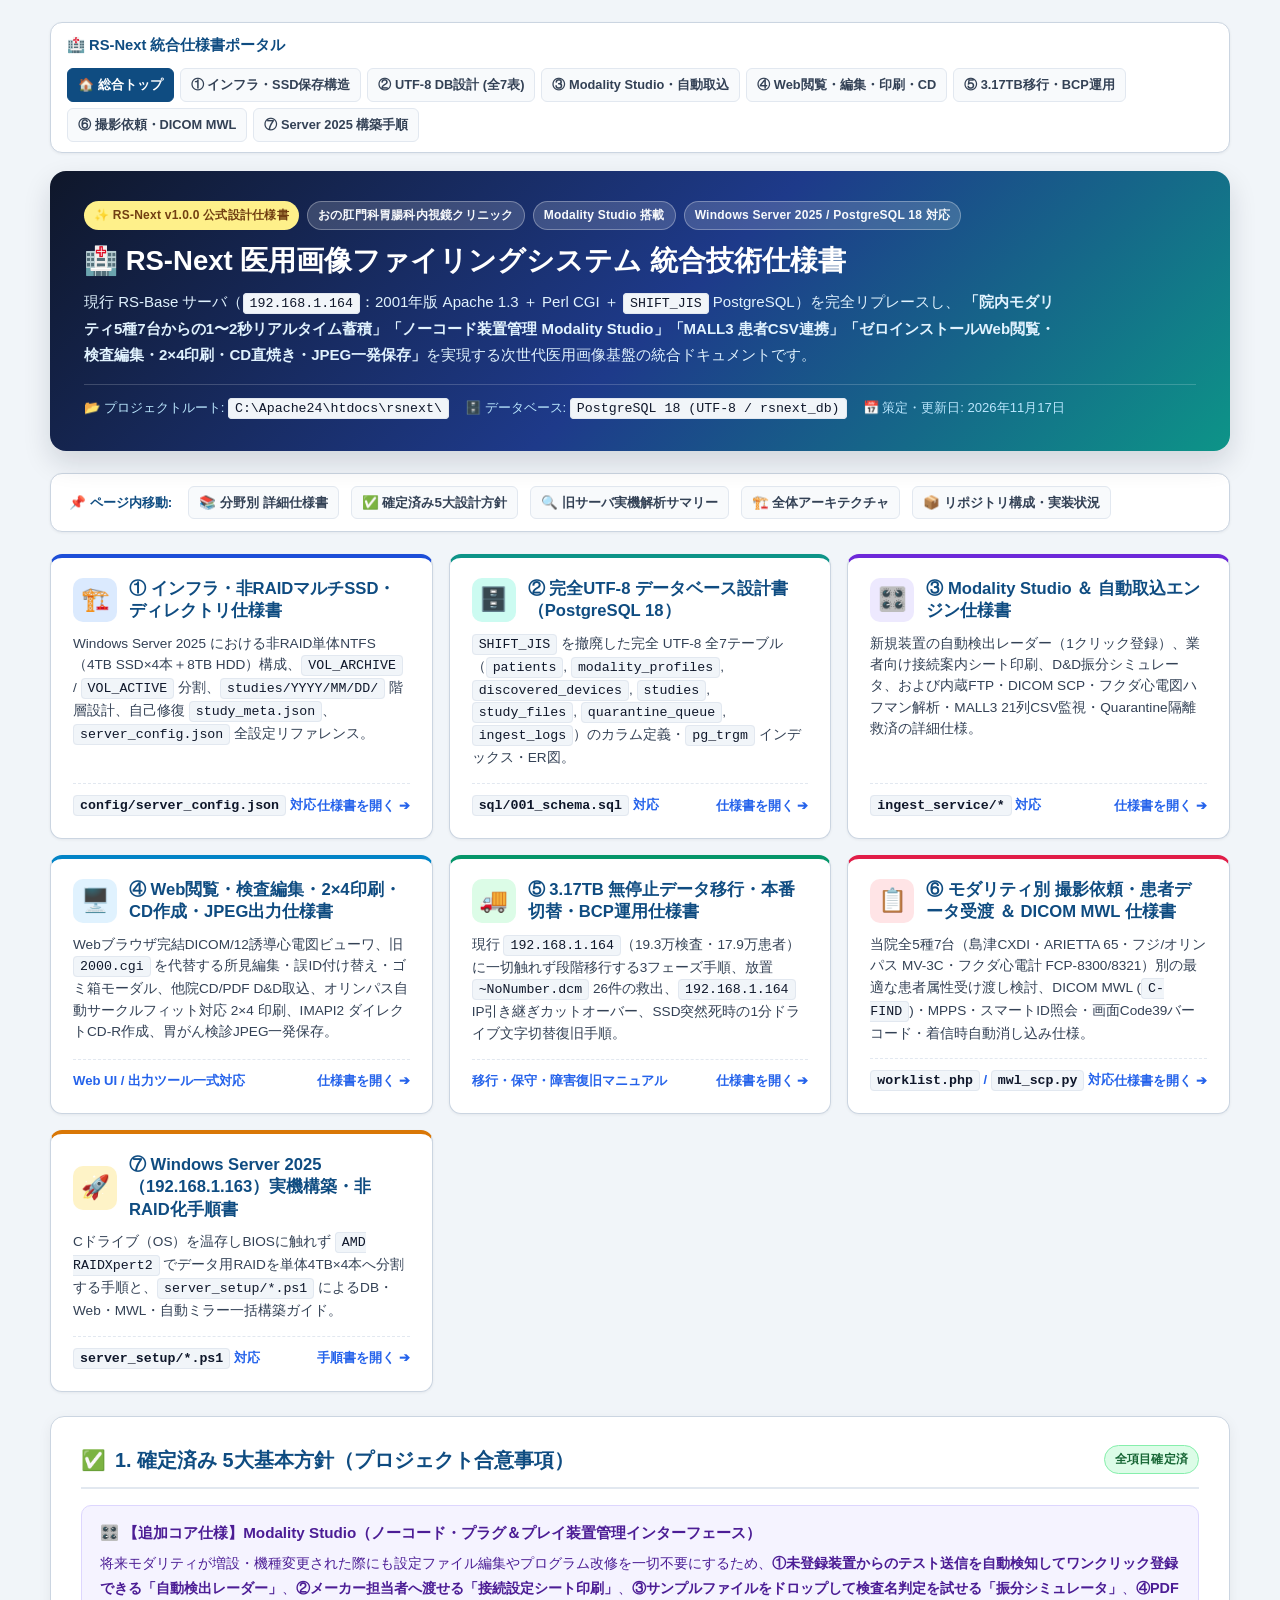
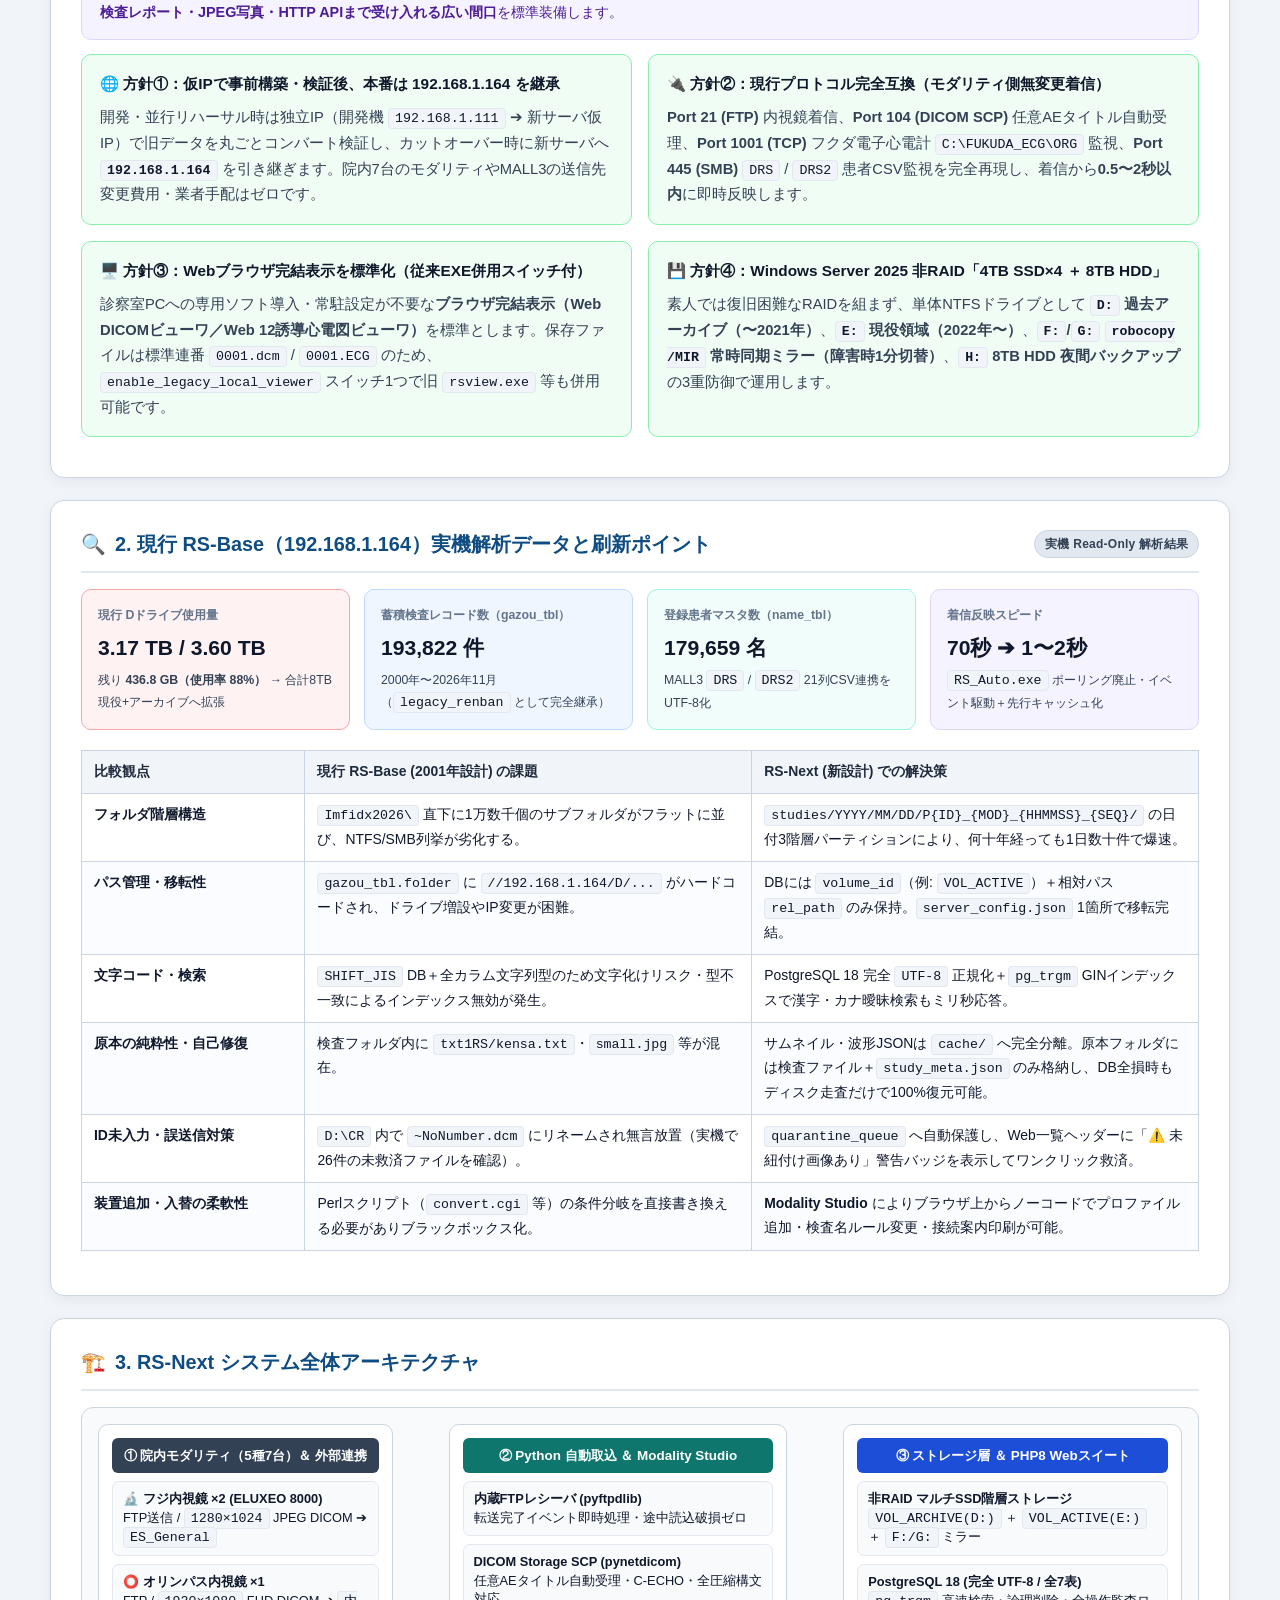
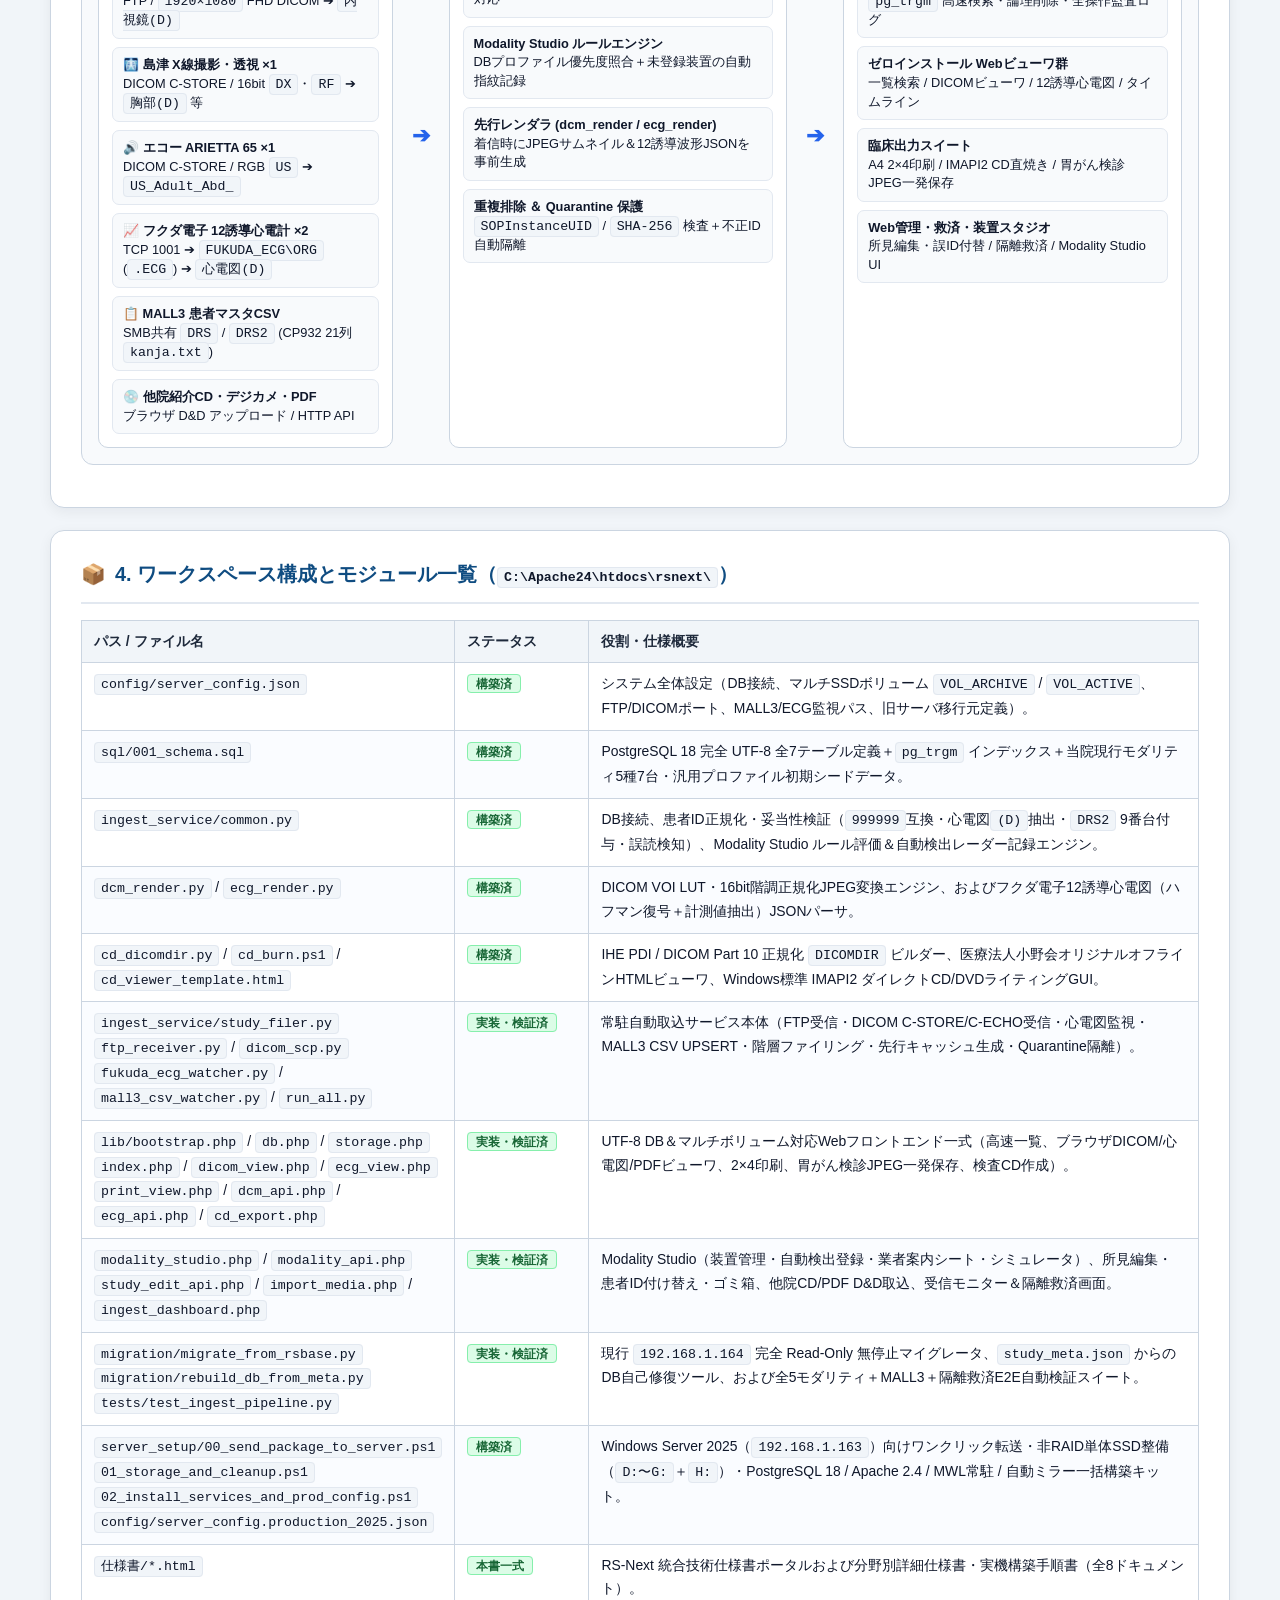
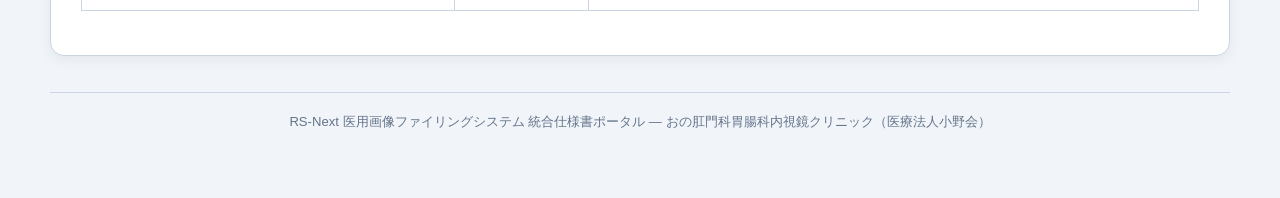
<file: 仕様書/index.html>
<!DOCTYPE html>
<html lang="ja">
<head>
    <meta charset="UTF-8">
    <meta name="viewport" content="width=device-width, initial-scale=1.0">
    <title>RS-Next 医用画像ファイリングシステム 統合仕様書ポータル</title>
    <link rel="stylesheet" href="spec_common.css">
</head>
<body>
<div class="container">

    <!-- 共通グローバルナビゲーション -->
    <nav class="top-nav">
        <a href="index.html" class="top-nav-brand">🏥 RS-Next 統合仕様書ポータル</a>
        <div class="top-nav-links">
            <a href="index.html" class="active">🏠 総合トップ</a>
            <a href="architecture_storage_spec.html">① インフラ・SSD保存構造</a>
            <a href="db_schema_spec.html">② UTF-8 DB設計 (全7表)</a>
            <a href="modality_studio_ingest_spec.html">③ Modality Studio・自動取込</a>
            <a href="web_viewer_output_spec.html">④ Web閲覧・編集・印刷・CD</a>
            <a href="migration_operation_spec.html">⑤ 3.17TB移行・BCP運用</a>
            <a href="mwl_order_spec.html">⑥ 撮影依頼・DICOM MWL</a>
            <a href="server_setup_guide.html">⑦ Server 2025 構築手順</a>
        </div>
    </nav>

    <!-- ヒーローヘッダー -->
    <header class="hero">
        <div class="hero-badges">
            <span class="badge badge-gold">✨ RS-Next v1.0.0 公式設計仕様書</span>
            <span class="badge badge-glass">おの肛門科胃腸科内視鏡クリニック</span>
            <span class="badge badge-glass">Modality Studio 搭載</span>
            <span class="badge badge-glass">Windows Server 2025 / PostgreSQL 18 対応</span>
        </div>
        <h1>🏥 RS-Next 医用画像ファイリングシステム 統合技術仕様書</h1>
        <p>
            現行 RS-Base サーバ（<code>192.168.1.164</code>：2001年版 Apache 1.3 ＋ Perl CGI ＋ <code>SHIFT_JIS</code> PostgreSQL）を完全リプレースし、
            <strong>「院内モダリティ5種7台からの1〜2秒リアルタイム蓄積」「ノーコード装置管理 Modality Studio」「MALL3 患者CSV連携」「ゼロインストールWeb閲覧・検査編集・2×4印刷・CD直焼き・JPEG一発保存」</strong>を実現する次世代医用画像基盤の統合ドキュメントです。
        </p>
        <div class="hero-meta">
            <span>📂 プロジェクトルート: <code>C:\Apache24\htdocs\rsnext\</code></span>
            <span>🗄️ データベース: <code>PostgreSQL 18 (UTF-8 / rsnext_db)</code></span>
            <span>📅 策定・更新日: 2026年11月17日</span>
        </div>
    </header>

    <!-- ページ内目次 -->
    <div class="toc-bar">
        <strong>📌 ページ内移動:</strong>
        <a href="#sec-portal">📚 分野別 詳細仕様書</a>
        <a href="#sec-decisions">✅ 確定済み5大設計方針</a>
        <a href="#sec-legacy">🔍 旧サーバ実機解析サマリー</a>
        <a href="#sec-arch">🏗️ 全体アーキテクチャ</a>
        <a href="#sec-repo">📦 リポジトリ構成・実装状況</a>
    </div>

    <!-- 分野別 詳細仕様書ポータルカード -->
    <section id="sec-portal">
        <div class="portal-grid">
            <a href="architecture_storage_spec.html" class="portal-card" style="border-top: 4px solid #1d4ed8;">
                <div>
                    <div class="portal-card-head">
                        <div class="portal-card-icon" style="background:#dbeafe;">🏗️</div>
                        <div class="portal-card-title">① インフラ・非RAIDマルチSSD・ディレクトリ仕様書</div>
                    </div>
                    <div class="portal-card-desc">
                        Windows Server 2025 における非RAID単体NTFS（4TB SSD×4本＋8TB HDD）構成、<code>VOL_ARCHIVE</code> / <code>VOL_ACTIVE</code> 分割、<code>studies/YYYY/MM/DD/</code> 階層設計、自己修復 <code>study_meta.json</code>、<code>server_config.json</code> 全設定リファレンス。
                    </div>
                </div>
                <div class="portal-card-foot">
                    <span><code>config/server_config.json</code> 対応</span>
                    <span>仕様書を開く ➔</span>
                </div>
            </a>

            <a href="db_schema_spec.html" class="portal-card" style="border-top: 4px solid #0d9488;">
                <div>
                    <div class="portal-card-head">
                        <div class="portal-card-icon" style="background:#ccfbf1;">🗄️</div>
                        <div class="portal-card-title">② 完全UTF-8 データベース設計書（PostgreSQL 18）</div>
                    </div>
                    <div class="portal-card-desc">
                        <code>SHIFT_JIS</code> を撤廃した完全 UTF-8 全7テーブル（<code>patients</code>, <code>modality_profiles</code>, <code>discovered_devices</code>, <code>studies</code>, <code>study_files</code>, <code>quarantine_queue</code>, <code>ingest_logs</code>）のカラム定義・<code>pg_trgm</code> インデックス・ER図。
                    </div>
                </div>
                <div class="portal-card-foot">
                    <span><code>sql/001_schema.sql</code> 対応</span>
                    <span>仕様書を開く ➔</span>
                </div>
            </a>

            <a href="modality_studio_ingest_spec.html" class="portal-card" style="border-top: 4px solid #6d28d9;">
                <div>
                    <div class="portal-card-head">
                        <div class="portal-card-icon" style="background:#ede9fe;">🎛️</div>
                        <div class="portal-card-title">③ Modality Studio ＆ 自動取込エンジン仕様書</div>
                    </div>
                    <div class="portal-card-desc">
                        新規装置の自動検出レーダー（1クリック登録）、業者向け接続案内シート印刷、D&amp;D振分シミュレータ、および内蔵FTP・DICOM SCP・フクダ心電図ハフマン解析・MALL3 21列CSV監視・Quarantine隔離救済の詳細仕様。
                    </div>
                </div>
                <div class="portal-card-foot">
                    <span><code>ingest_service/*</code> 対応</span>
                    <span>仕様書を開く ➔</span>
                </div>
            </a>

            <a href="web_viewer_output_spec.html" class="portal-card" style="border-top: 4px solid #0284c7;">
                <div>
                    <div class="portal-card-head">
                        <div class="portal-card-icon" style="background:#e0f2fe;">🖥️</div>
                        <div class="portal-card-title">④ Web閲覧・検査編集・2×4印刷・CD作成・JPEG出力仕様書</div>
                    </div>
                    <div class="portal-card-desc">
                        Webブラウザ完結DICOM/12誘導心電図ビューワ、旧 <code>2000.cgi</code> を代替する所見編集・誤ID付け替え・ゴミ箱モーダル、他院CD/PDF D&amp;D取込、オリンパス自動サークルフィット対応 2×4 印刷、IMAPI2 ダイレクトCD-R作成、胃がん検診JPEG一発保存。
                    </div>
                </div>
                <div class="portal-card-foot">
                    <span>Web UI / 出力ツール一式対応</span>
                    <span>仕様書を開く ➔</span>
                </div>
            </a>

            <a href="migration_operation_spec.html" class="portal-card" style="border-top: 4px solid #059669;">
                <div>
                    <div class="portal-card-head">
                        <div class="portal-card-icon" style="background:#dcfce7;">🚚</div>
                        <div class="portal-card-title">⑤ 3.17TB 無停止データ移行・本番切替・BCP運用仕様書</div>
                    </div>
                    <div class="portal-card-desc">
                        現行 <code>192.168.1.164</code>（19.3万検査・17.9万患者）に一切触れず段階移行する3フェーズ手順、放置 <code>~NoNumber.dcm</code> 26件の救出、<code>192.168.1.164</code> IP引き継ぎカットオーバー、SSD突然死時の1分ドライブ文字切替復旧手順。
                    </div>
                </div>
                <div class="portal-card-foot">
                    <span>移行・保守・障害復旧マニュアル</span>
                    <span>仕様書を開く ➔</span>
                </div>
            </a>

            <a href="mwl_order_spec.html" class="portal-card" style="border-top: 4px solid #e11d48;">
                <div>
                    <div class="portal-card-head">
                        <div class="portal-card-icon" style="background:#ffe4e6;">📋</div>
                        <div class="portal-card-title">⑥ モダリティ別 撮影依頼・患者データ受渡 ＆ DICOM MWL 仕様書</div>
                    </div>
                    <div class="portal-card-desc">
                        当院全5種7台（島津CXDI・ARIETTA 65・フジ/オリンパス MV-3C・フクダ心電計 FCP-8300/8321）別の最適な患者属性受け渡し検討、DICOM MWL (<code>C-FIND</code>)・MPPS・スマートID照会・画面Code39バーコード・着信時自動消し込み仕様。
                    </div>
                </div>
                <div class="portal-card-foot">
                    <span><code>worklist.php</code> / <code>mwl_scp.py</code> 対応</span>
                    <span>仕様書を開く ➔</span>
                </div>
            </a>

            <a href="server_setup_guide.html" class="portal-card" style="border-top: 4px solid #d97706;">
                <div>
                    <div class="portal-card-head">
                        <div class="portal-card-icon" style="background:#fef3c7;">🚀</div>
                        <div class="portal-card-title">⑦ Windows Server 2025（192.168.1.163）実機構築・非RAID化手順書</div>
                    </div>
                    <div class="portal-card-desc">
                        Cドライブ（OS）を温存しBIOSに触れず <code>AMD RAIDXpert2</code> でデータ用RAIDを単体4TB×4本へ分割する手順と、<code>server_setup/*.ps1</code> によるDB・Web・MWL・自動ミラー一括構築ガイド。
                    </div>
                </div>
                <div class="portal-card-foot">
                    <span><code>server_setup/*.ps1</code> 対応</span>
                    <span>手順書を開く ➔</span>
                </div>
            </a>
        </div>
    </section>

    <!-- 1. 確定済み5大設計方針 -->
    <section class="card" id="sec-decisions">
        <div class="sec-title">
            <div class="sec-title-left"><span>✅</span><span>1. 確定済み 5大基本方針（プロジェクト合意事項）</span></div>
            <span class="badge badge-green">全項目確定済</span>
        </div>

        <div class="alert alert-purple">
            <div class="alert-title">🎛️ 【追加コア仕様】Modality Studio（ノーコード・プラグ＆プレイ装置管理インターフェース）</div>
            将来モダリティが増設・機種変更された際にも設定ファイル編集やプログラム改修を一切不要にするため、<strong>①未登録装置からのテスト送信を自動検知してワンクリック登録できる「自動検出レーダー」</strong>、<strong>②メーカー担当者へ渡せる「接続設定シート印刷」</strong>、<strong>③サンプルファイルをドロップして検査名判定を試せる「振分シミュレータ」</strong>、<strong>④PDF検査レポート・JPEG写真・HTTP APIまで受け入れる広い間口</strong>を標準装備します。
        </div>

        <div class="grid-2">
            <div class="sub-card" style="background:#f0fdf4; border-color:#86efac;">
                <h4>🌐 方針①：仮IPで事前構築・検証後、本番は 192.168.1.164 を継承</h4>
                <p style="margin:0;">
                    開発・並行リハーサル時は独立IP（開発機 <code>192.168.1.111</code> ➔ 新サーバ仮IP）で旧データを丸ごとコンバート検証し、カットオーバー時に新サーバへ <strong><code>192.168.1.164</code></strong> を引き継ぎます。院内7台のモダリティやMALL3の送信先変更費用・業者手配はゼロです。
                </p>
            </div>
            <div class="sub-card" style="background:#f0fdf4; border-color:#86efac;">
                <h4>🔌 方針②：現行プロトコル完全互換（モダリティ側無変更着信）</h4>
                <p style="margin:0;">
                    <strong>Port 21 (FTP)</strong> 内視鏡着信、<strong>Port 104 (DICOM SCP)</strong> 任意AEタイトル自動受理、<strong>Port 1001 (TCP)</strong> フクダ電子心電計 <code>C:\FUKUDA_ECG\ORG</code> 監視、<strong>Port 445 (SMB)</strong> <code>DRS</code> / <code>DRS2</code> 患者CSV監視を完全再現し、着信から<strong>0.5〜2秒以内</strong>に即時反映します。
                </p>
            </div>
            <div class="sub-card" style="background:#f0fdf4; border-color:#86efac;">
                <h4>🖥️ 方針③：Webブラウザ完結表示を標準化（従来EXE併用スイッチ付）</h4>
                <p style="margin:0;">
                    診察室PCへの専用ソフト導入・常駐設定が不要な<strong>ブラウザ完結表示（Web DICOMビューワ／Web 12誘導心電図ビューワ）</strong>を標準とします。保存ファイルは標準連番 <code>0001.dcm</code> / <code>0001.ECG</code> のため、<code>enable_legacy_local_viewer</code> スイッチ1つで旧 <code>rsview.exe</code> 等も併用可能です。
                </p>
            </div>
            <div class="sub-card" style="background:#f0fdf4; border-color:#86efac;">
                <h4>💾 方針④：Windows Server 2025 非RAID「4TB SSD×4 ＋ 8TB HDD」</h4>
                <p style="margin:0;">
                    素人では復旧困難なRAIDを組まず、単体NTFSドライブとして <strong><code>D:</code> 過去アーカイブ（〜2021年）</strong>、<strong><code>E:</code> 現役領域（2022年〜）</strong>、<strong><code>F:</code>/<code>G:</code> <code>robocopy /MIR</code> 常時同期ミラー（障害時1分切替）</strong>、<strong><code>H:</code> 8TB HDD 夜間バックアップ</strong>の3重防御で運用します。
                </p>
            </div>
        </div>
    </section>

    <!-- 2. 旧サーバ実機解析サマリー -->
    <section class="card" id="sec-legacy">
        <div class="sec-title">
            <div class="sec-title-left"><span>🔍</span><span>2. 現行 RS-Base（192.168.1.164）実機解析データと刷新ポイント</span></div>
            <span class="badge badge-slate">実機 Read-Only 解析結果</span>
        </div>

        <div class="kpi-grid">
            <div class="kpi-box danger">
                <div class="kpi-label">現行 Dドライブ使用量</div>
                <div class="kpi-val">3.17 TB / 3.60 TB</div>
                <div class="kpi-sub">残り <strong>436.8 GB（使用率 88%）</strong> → 合計8TB現役+アーカイブへ拡張</div>
            </div>
            <div class="kpi-box info">
                <div class="kpi-label">蓄積検査レコード数（gazou_tbl）</div>
                <div class="kpi-val">193,822 件</div>
                <div class="kpi-sub">2000年〜2026年11月（<code>legacy_renban</code> として完全継承）</div>
            </div>
            <div class="kpi-box teal">
                <div class="kpi-label">登録患者マスタ数（name_tbl）</div>
                <div class="kpi-val">179,659 名</div>
                <div class="kpi-sub">MALL3 <code>DRS</code> / <code>DRS2</code> 21列CSV連携をUTF-8化</div>
            </div>
            <div class="kpi-box purple">
                <div class="kpi-label">着信反映スピード</div>
                <div class="kpi-val">70秒 ➔ 1〜2秒</div>
                <div class="kpi-sub"><code>RS_Auto.exe</code> ポーリング廃止・イベント駆動＋先行キャッシュ化</div>
            </div>
        </div>

        <div class="table-wrap">
            <table>
                <thead>
                    <tr>
                        <th style="width:20%;">比較観点</th>
                        <th style="width:40%;">現行 RS-Base (2001年設計) の課題</th>
                        <th style="width:40%;">RS-Next (新設計) での解決策</th>
                    </tr>
                </thead>
                <tbody>
                    <tr>
                        <td><strong>フォルダ階層構造</strong></td>
                        <td><code>Imfidx2026\</code> 直下に1万数千個のサブフォルダがフラットに並び、NTFS/SMB列挙が劣化する。</td>
                        <td><code>studies/YYYY/MM/DD/P{ID}_{MOD}_{HHMMSS}_{SEQ}/</code> の日付3階層パーティションにより、何十年経っても1日数十件で爆速。</td>
                    </tr>
                    <tr>
                        <td><strong>パス管理・移転性</strong></td>
                        <td><code>gazou_tbl.folder</code> に <code>//192.168.1.164/D/...</code> がハードコードされ、ドライブ増設やIP変更が困難。</td>
                        <td>DBには <code>volume_id</code>（例: <code>VOL_ACTIVE</code>）＋相対パス <code>rel_path</code> のみ保持。<code>server_config.json</code> 1箇所で移転完結。</td>
                    </tr>
                    <tr>
                        <td><strong>文字コード・検索</strong></td>
                        <td><code>SHIFT_JIS</code> DB＋全カラム文字列型のため文字化けリスク・型不一致によるインデックス無効が発生。</td>
                        <td>PostgreSQL 18 完全 <code>UTF-8</code> 正規化＋<code>pg_trgm</code> GINインデックスで漢字・カナ曖昧検索もミリ秒応答。</td>
                    </tr>
                    <tr>
                        <td><strong>原本の純粋性・自己修復</strong></td>
                        <td>検査フォルダ内に <code>txt1RS/kensa.txt</code>・<code>small.jpg</code> 等が混在。</td>
                        <td>サムネイル・波形JSONは <code>cache/</code> へ完全分離。原本フォルダには検査ファイル＋<code>study_meta.json</code> のみ格納し、DB全損時もディスク走査だけで100%復元可能。</td>
                    </tr>
                    <tr>
                        <td><strong>ID未入力・誤送信対策</strong></td>
                        <td><code>D:\CR</code> 内で <code>~NoNumber.dcm</code> にリネームされ無言放置（実機で26件の未救済ファイルを確認）。</td>
                        <td><code>quarantine_queue</code> へ自動保護し、Web一覧ヘッダーに「⚠️ 未紐付け画像あり」警告バッジを表示してワンクリック救済。</td>
                    </tr>
                    <tr>
                        <td><strong>装置追加・入替の柔軟性</strong></td>
                        <td>Perlスクリプト（<code>convert.cgi</code> 等）の条件分岐を直接書き換える必要がありブラックボックス化。</td>
                        <td><strong>Modality Studio</strong> によりブラウザ上からノーコードでプロファイル追加・検査名ルール変更・接続案内印刷が可能。</td>
                    </tr>
                </tbody>
            </table>
        </div>
    </section>

    <!-- 3. 全体アーキテクチャ -->
    <section class="card" id="sec-arch">
        <div class="sec-title">
            <div class="sec-title-left"><span>🏗️</span><span>3. RS-Next システム全体アーキテクチャ</span></div>
        </div>

        <div class="arch-diagram">
            <div class="arch-col">
                <div class="arch-col-head" style="background:#334155;">① 院内モダリティ（5種7台）＆ 外部連携</div>
                <div class="arch-item"><strong>🔬 フジ内視鏡 ×2 (ELUXEO 8000)</strong>FTP送信 / <code>1280×1024</code> JPEG DICOM ➔ <code>ES_General</code></div>
                <div class="arch-item"><strong>⭕ オリンパス内視鏡 ×1</strong>FTP / <code>1920×1080</code> FHD DICOM ➔ <code>内視鏡(D)</code></div>
                <div class="arch-item"><strong>🩻 島津 X線撮影・透視 ×1</strong>DICOM C-STORE / 16bit <code>DX</code>・<code>RF</code> ➔ <code>胸部(D)</code> 等</div>
                <div class="arch-item"><strong>🔊 エコー ARIETTA 65 ×1</strong>DICOM C-STORE / RGB <code>US</code> ➔ <code>US_Adult_Abd_</code></div>
                <div class="arch-item"><strong>📈 フクダ電子 12誘導心電計 ×2</strong>TCP 1001 ➔ <code>FUKUDA_ECG\ORG</code> (<code>.ECG</code>) ➔ <code>心電図(D)</code></div>
                <div class="arch-item"><strong>📋 MALL3 患者マスタCSV</strong>SMB共有 <code>DRS</code> / <code>DRS2</code> (CP932 21列 <code>kanja.txt</code>)</div>
                <div class="arch-item"><strong>💿 他院紹介CD・デジカメ・PDF</strong>ブラウザ D&amp;D アップロード / HTTP API</div>
            </div>

            <div class="arch-arrow">➔</div>

            <div class="arch-col">
                <div class="arch-col-head" style="background:#0f766e;">② Python 自動取込 ＆ Modality Studio</div>
                <div class="arch-item"><strong>内蔵FTPレシーバ (pyftpdlib)</strong>転送完了イベント即時処理・途中読込破損ゼロ</div>
                <div class="arch-item"><strong>DICOM Storage SCP (pynetdicom)</strong>任意AEタイトル自動受理・C-ECHO・全圧縮構文対応</div>
                <div class="arch-item"><strong>Modality Studio ルールエンジン</strong>DBプロファイル優先度照合＋未登録装置の自動指紋記録</div>
                <div class="arch-item"><strong>先行レンダラ (dcm_render / ecg_render)</strong>着信時にJPEGサムネイル＆12誘導波形JSONを事前生成</div>
                <div class="arch-item"><strong>重複排除 ＆ Quarantine 保護</strong><code>SOPInstanceUID</code> / <code>SHA-256</code> 検査＋不正ID自動隔離</div>
            </div>

            <div class="arch-arrow">➔</div>

            <div class="arch-col">
                <div class="arch-col-head" style="background:#1d4ed8;">③ ストレージ層 ＆ PHP8 Webスイート</div>
                <div class="arch-item"><strong>非RAID マルチSSD階層ストレージ</strong><code>VOL_ARCHIVE(D:)</code> ＋ <code>VOL_ACTIVE(E:)</code> ＋ <code>F:/G:</code> ミラー</div>
                <div class="arch-item"><strong>PostgreSQL 18 (完全 UTF-8 / 全7表)</strong><code>pg_trgm</code> 高速検索・論理削除・全操作監査ログ</div>
                <div class="arch-item"><strong>ゼロインストール Webビューワ群</strong>一覧検索 / DICOMビューワ / 12誘導心電図 / タイムライン</div>
                <div class="arch-item"><strong>臨床出力スイート</strong>A4 2×4印刷 / IMAPI2 CD直焼き / 胃がん検診JPEG一発保存</div>
                <div class="arch-item"><strong>Web管理・救済・装置スタジオ</strong>所見編集・誤ID付替 / 隔離救済 / Modality Studio UI</div>
            </div>
        </div>
    </section>

    <!-- 4. リポジトリ構成・実装状況 -->
    <section class="card" id="sec-repo">
        <div class="sec-title">
            <div class="sec-title-left"><span>📦</span><span>4. ワークスペース構成とモジュール一覧（<code>C:\Apache24\htdocs\rsnext\</code>）</span></div>
        </div>

        <div class="table-wrap">
            <table>
                <thead>
                    <tr>
                        <th style="width:30%;">パス / ファイル名</th>
                        <th style="width:12%;">ステータス</th>
                        <th>役割・仕様概要</th>
                    </tr>
                </thead>
                <tbody>
                    <tr>
                        <td><code>config/server_config.json</code></td>
                        <td><span class="status-done">構築済</span></td>
                        <td>システム全体設定（DB接続、マルチSSDボリューム <code>VOL_ARCHIVE</code> / <code>VOL_ACTIVE</code>、FTP/DICOMポート、MALL3/ECG監視パス、旧サーバ移行元定義）。</td>
                    </tr>
                    <tr>
                        <td><code>sql/001_schema.sql</code></td>
                        <td><span class="status-done">構築済</span></td>
                        <td>PostgreSQL 18 完全 UTF-8 全7テーブル定義＋<code>pg_trgm</code> インデックス＋当院現行モダリティ5種7台・汎用プロファイル初期シードデータ。</td>
                    </tr>
                    <tr>
                        <td><code>ingest_service/common.py</code></td>
                        <td><span class="status-done">構築済</span></td>
                        <td>DB接続、患者ID正規化・妥当性検証（<code>999999</code>互換・心電図<code>(D)</code>抽出・<code>DRS2</code> 9番台付与・誤読検知）、Modality Studio ルール評価＆自動検出レーダー記録エンジン。</td>
                    </tr>
                    <tr>
                        <td><code>dcm_render.py</code> / <code>ecg_render.py</code></td>
                        <td><span class="status-done">構築済</span></td>
                        <td>DICOM VOI LUT・16bit階調正規化JPEG変換エンジン、およびフクダ電子12誘導心電図（ハフマン復号＋計測値抽出）JSONパーサ。</td>
                    </tr>
                    <tr>
                        <td><code>cd_dicomdir.py</code> / <code>cd_burn.ps1</code> / <code>cd_viewer_template.html</code></td>
                        <td><span class="status-done">構築済</span></td>
                        <td>IHE PDI / DICOM Part 10 正規化 <code>DICOMDIR</code> ビルダー、医療法人小野会オリジナルオフラインHTMLビューワ、Windows標準 IMAPI2 ダイレクトCD/DVDライティングGUI。</td>
                    </tr>
                    <tr>
                        <td><code>ingest_service/study_filer.py</code><br><code>ftp_receiver.py</code> / <code>dicom_scp.py</code><br><code>fukuda_ecg_watcher.py</code> / <code>mall3_csv_watcher.py</code> / <code>run_all.py</code></td>
                        <td><span class="status-done">実装・検証済</span></td>
                        <td>常駐自動取込サービス本体（FTP受信・DICOM C-STORE/C-ECHO受信・心電図監視・MALL3 CSV UPSERT・階層ファイリング・先行キャッシュ生成・Quarantine隔離）。</td>
                    </tr>
                    <tr>
                        <td><code>lib/bootstrap.php</code> / <code>db.php</code> / <code>storage.php</code><br><code>index.php</code> / <code>dicom_view.php</code> / <code>ecg_view.php</code><br><code>print_view.php</code> / <code>dcm_api.php</code> / <code>ecg_api.php</code> / <code>cd_export.php</code></td>
                        <td><span class="status-done">実装・検証済</span></td>
                        <td>UTF-8 DB＆マルチボリューム対応Webフロントエンド一式（高速一覧、ブラウザDICOM/心電図/PDFビューワ、2×4印刷、胃がん検診JPEG一発保存、検査CD作成）。</td>
                    </tr>
                    <tr>
                        <td><code>modality_studio.php</code> / <code>modality_api.php</code><br><code>study_edit_api.php</code> / <code>import_media.php</code> / <code>ingest_dashboard.php</code></td>
                        <td><span class="status-done">実装・検証済</span></td>
                        <td>Modality Studio（装置管理・自動検出登録・業者案内シート・シミュレータ）、所見編集・患者ID付け替え・ゴミ箱、他院CD/PDF D&amp;D取込、受信モニター＆隔離救済画面。</td>
                    </tr>
                    <tr>
                        <td><code>migration/migrate_from_rsbase.py</code><br><code>migration/rebuild_db_from_meta.py</code><br><code>tests/test_ingest_pipeline.py</code></td>
                        <td><span class="status-done">実装・検証済</span></td>
                        <td>現行 <code>192.168.1.164</code> 完全 Read-Only 無停止マイグレータ、<code>study_meta.json</code> からのDB自己修復ツール、および全5モダリティ＋MALL3＋隔離救済E2E自動検証スイート。</td>
                    </tr>
                    <tr>
                        <td><code>server_setup/00_send_package_to_server.ps1</code><br><code>01_storage_and_cleanup.ps1</code><br><code>02_install_services_and_prod_config.ps1</code><br><code>config/server_config.production_2025.json</code></td>
                        <td><span class="status-done">構築済</span></td>
                        <td>Windows Server 2025（<code>192.168.1.163</code>）向けワンクリック転送・非RAID単体SSD整備（<code>D:〜G:</code>＋<code>H:</code>）・PostgreSQL 18 / Apache 2.4 / MWL常駐 / 自動ミラー一括構築キット。</td>
                    </tr>
                    <tr>
                        <td><code>仕様書/*.html</code></td>
                        <td><span class="status-done">本書一式</span></td>
                        <td>RS-Next 統合技術仕様書ポータルおよび分野別詳細仕様書・実機構築手順書（全8ドキュメント）。</td>
                    </tr>
                </tbody>
            </table>
        </div>
    </section>

    <footer class="footer">
        RS-Next 医用画像ファイリングシステム 統合仕様書ポータル — おの肛門科胃腸科内視鏡クリニック（医療法人小野会）
    </footer>

</div>
</body>
</html>
</file>
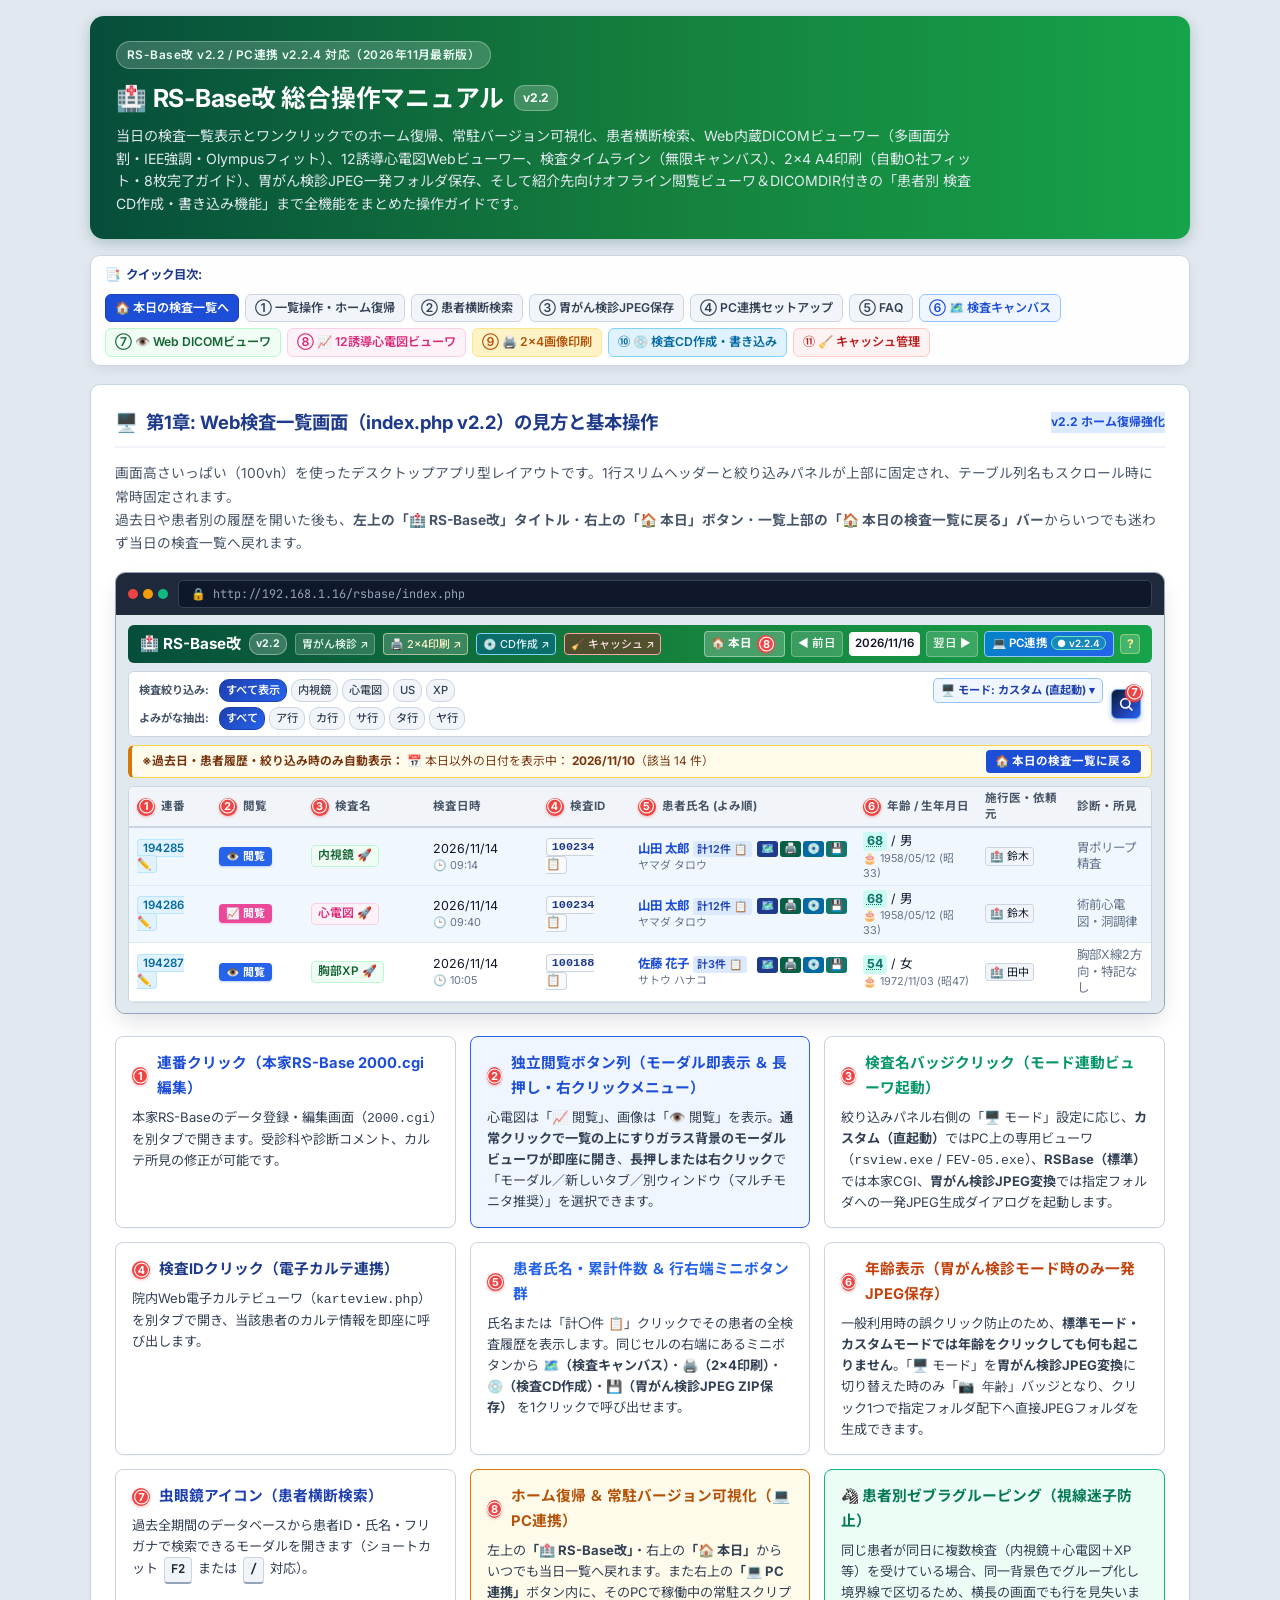
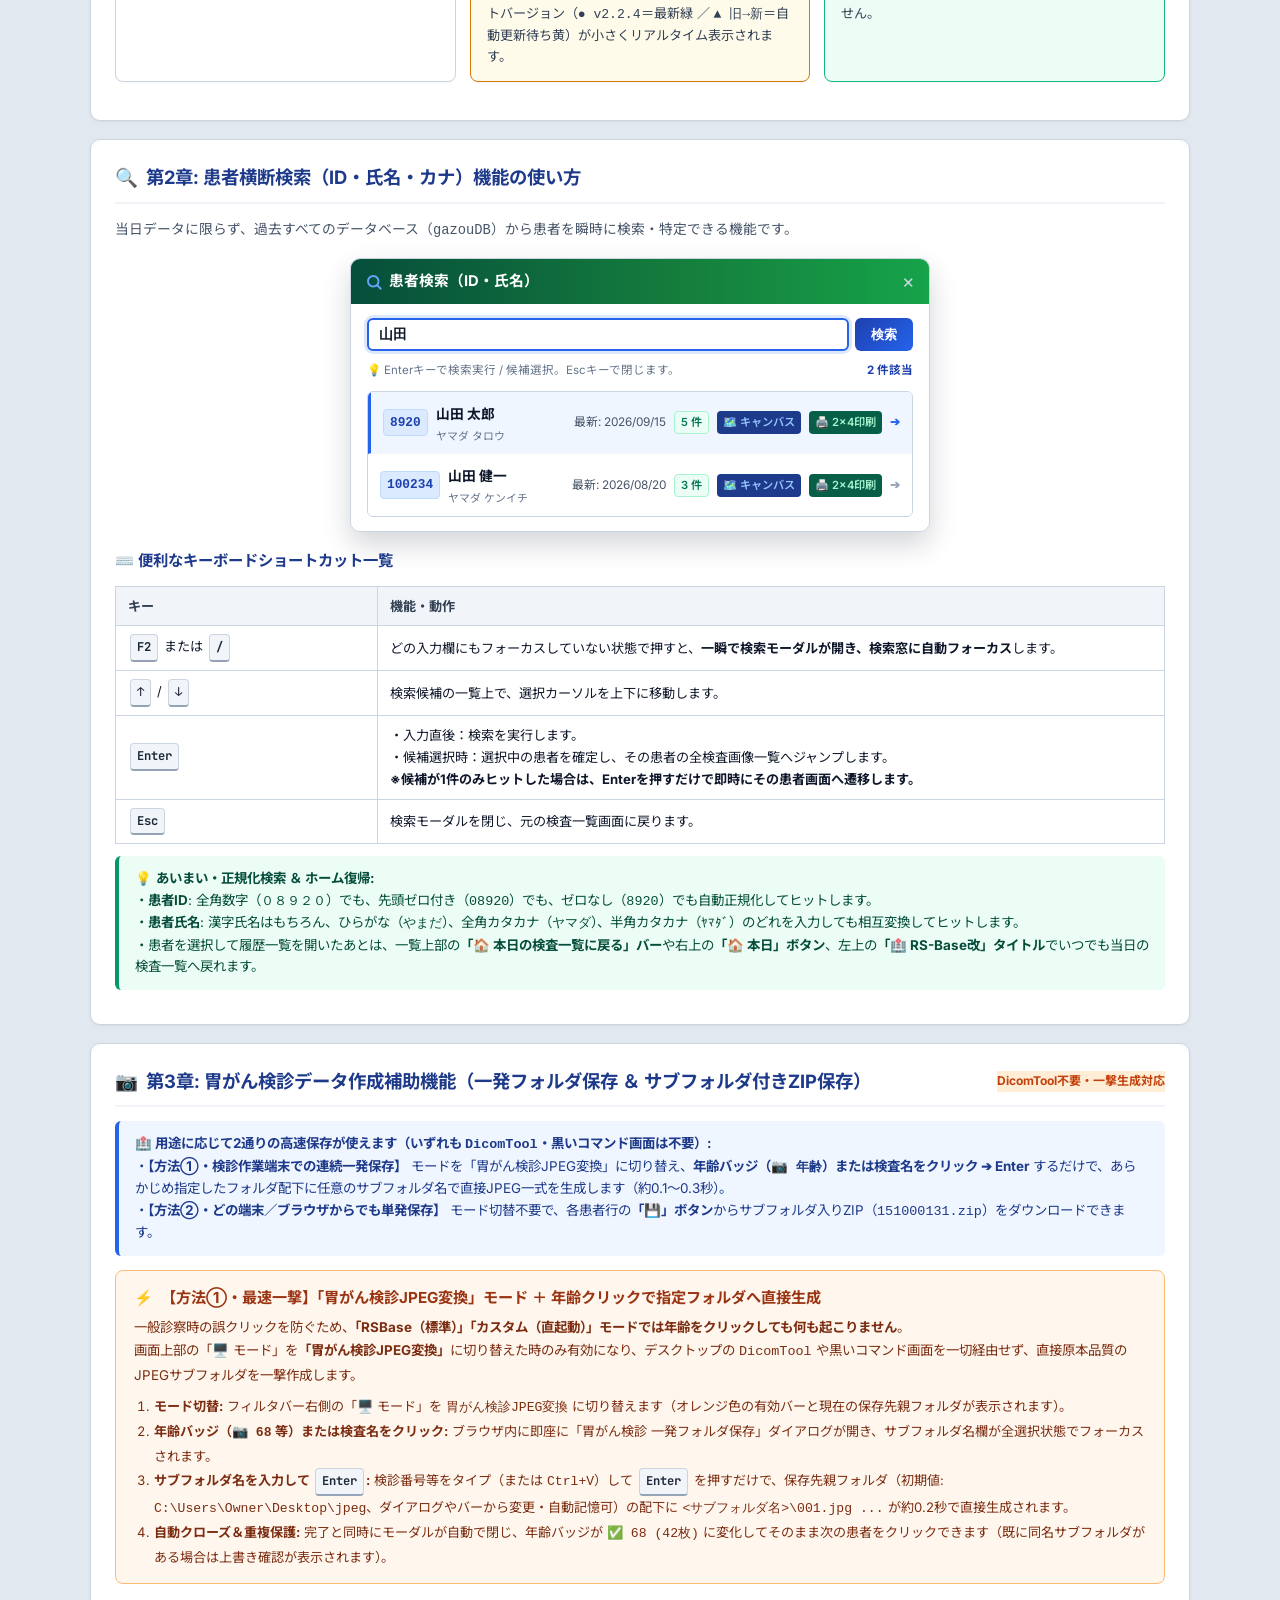
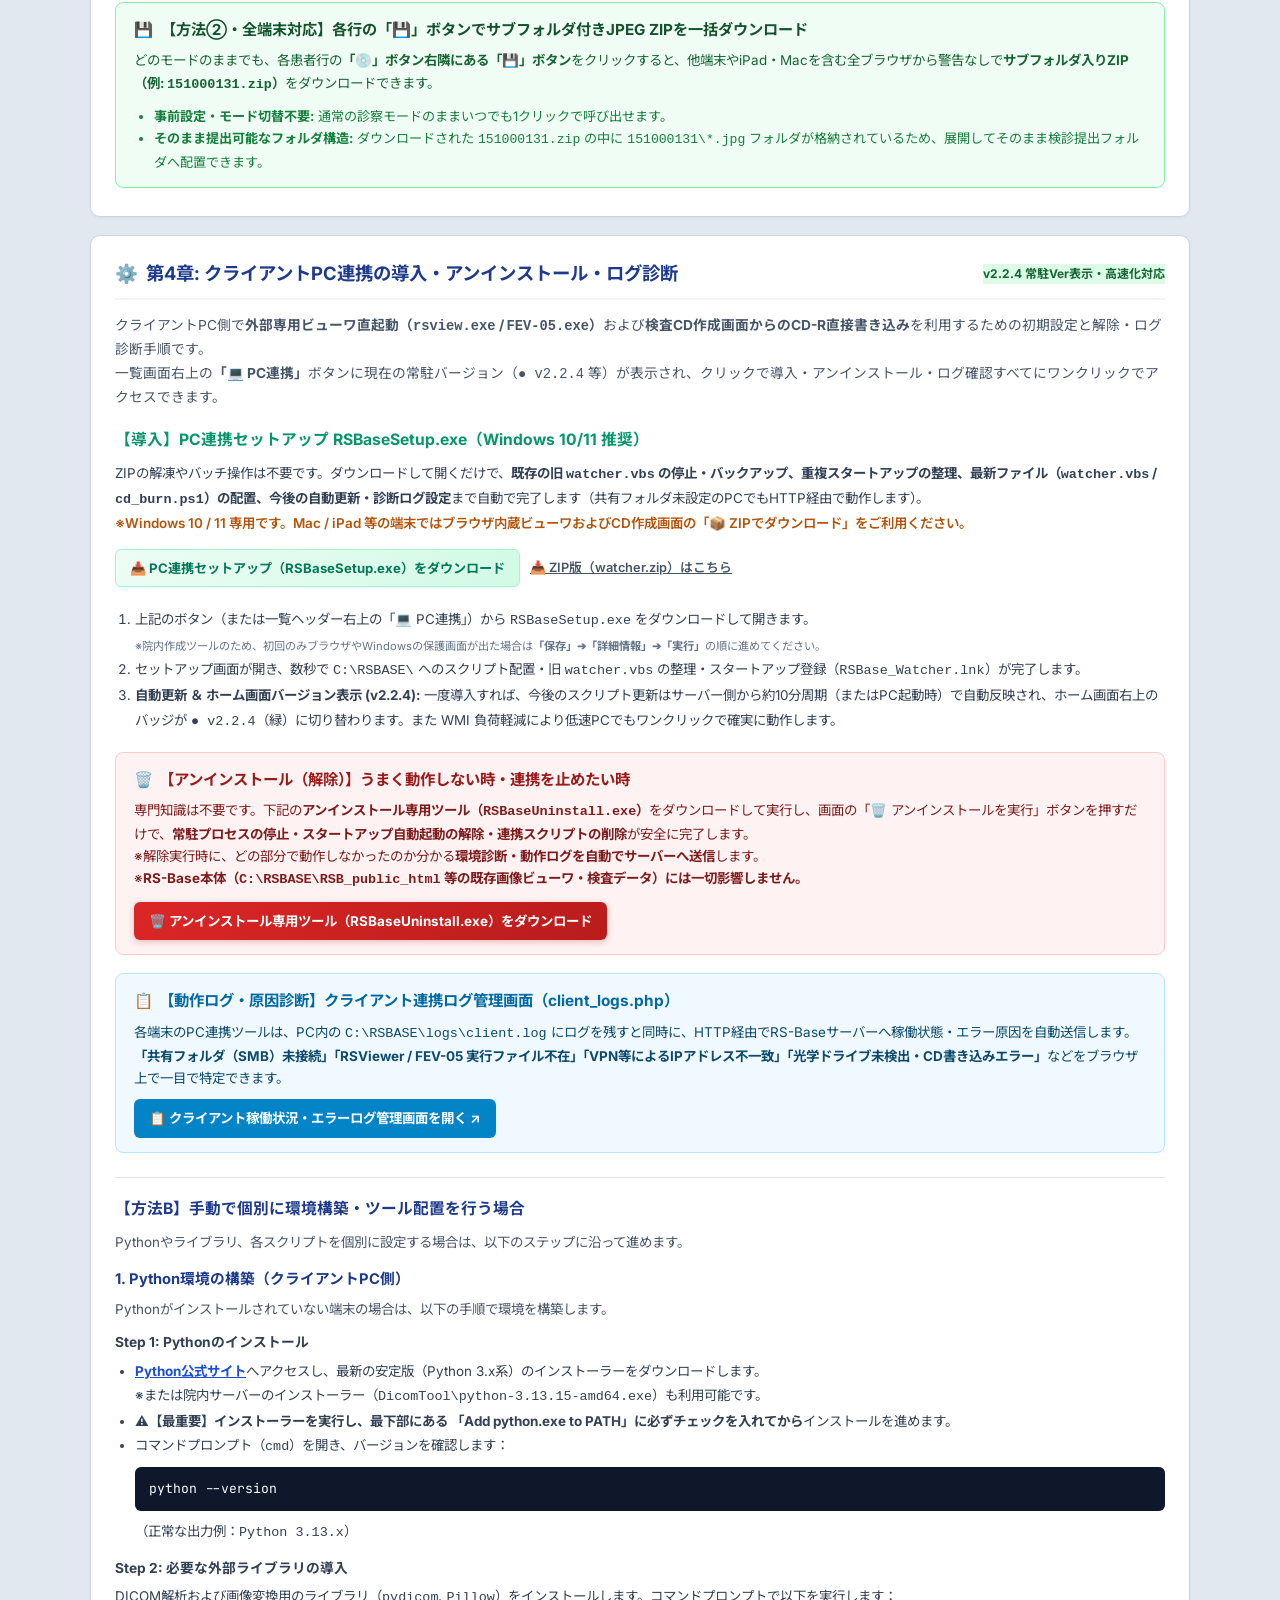
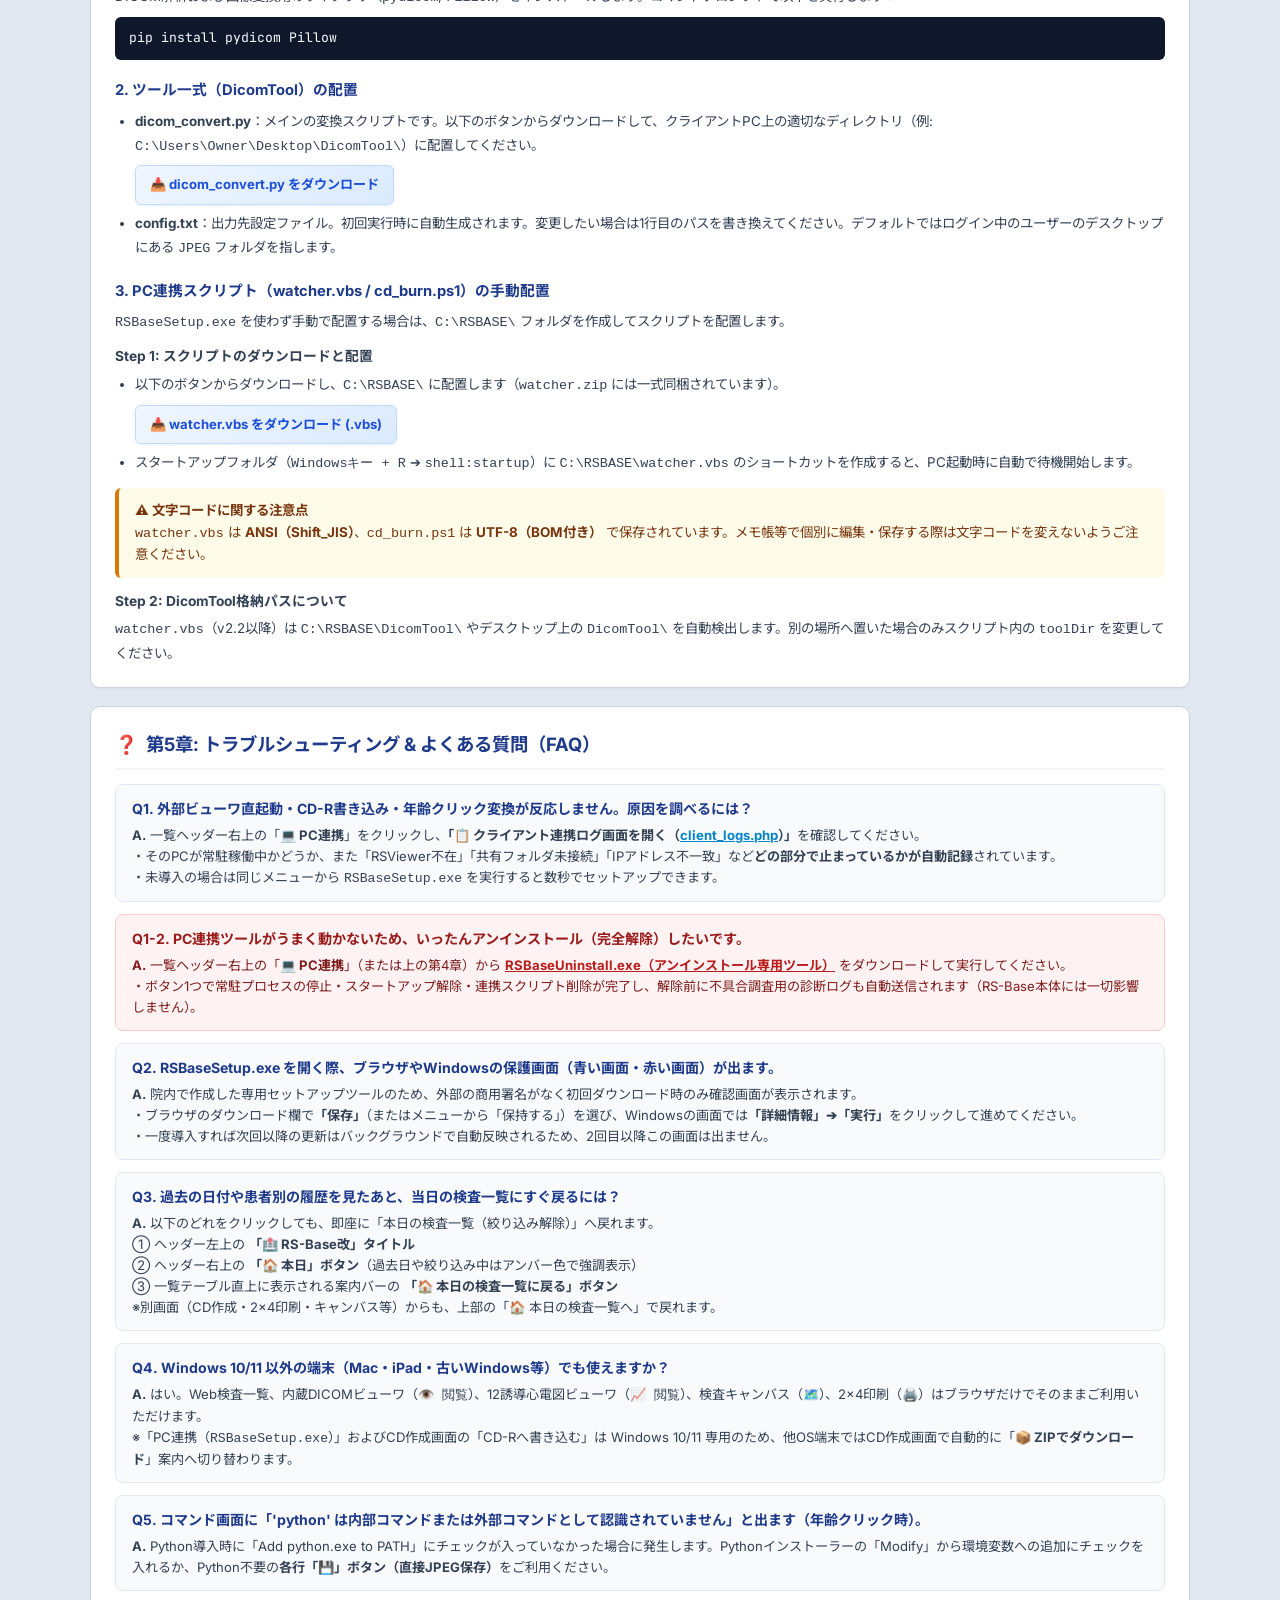
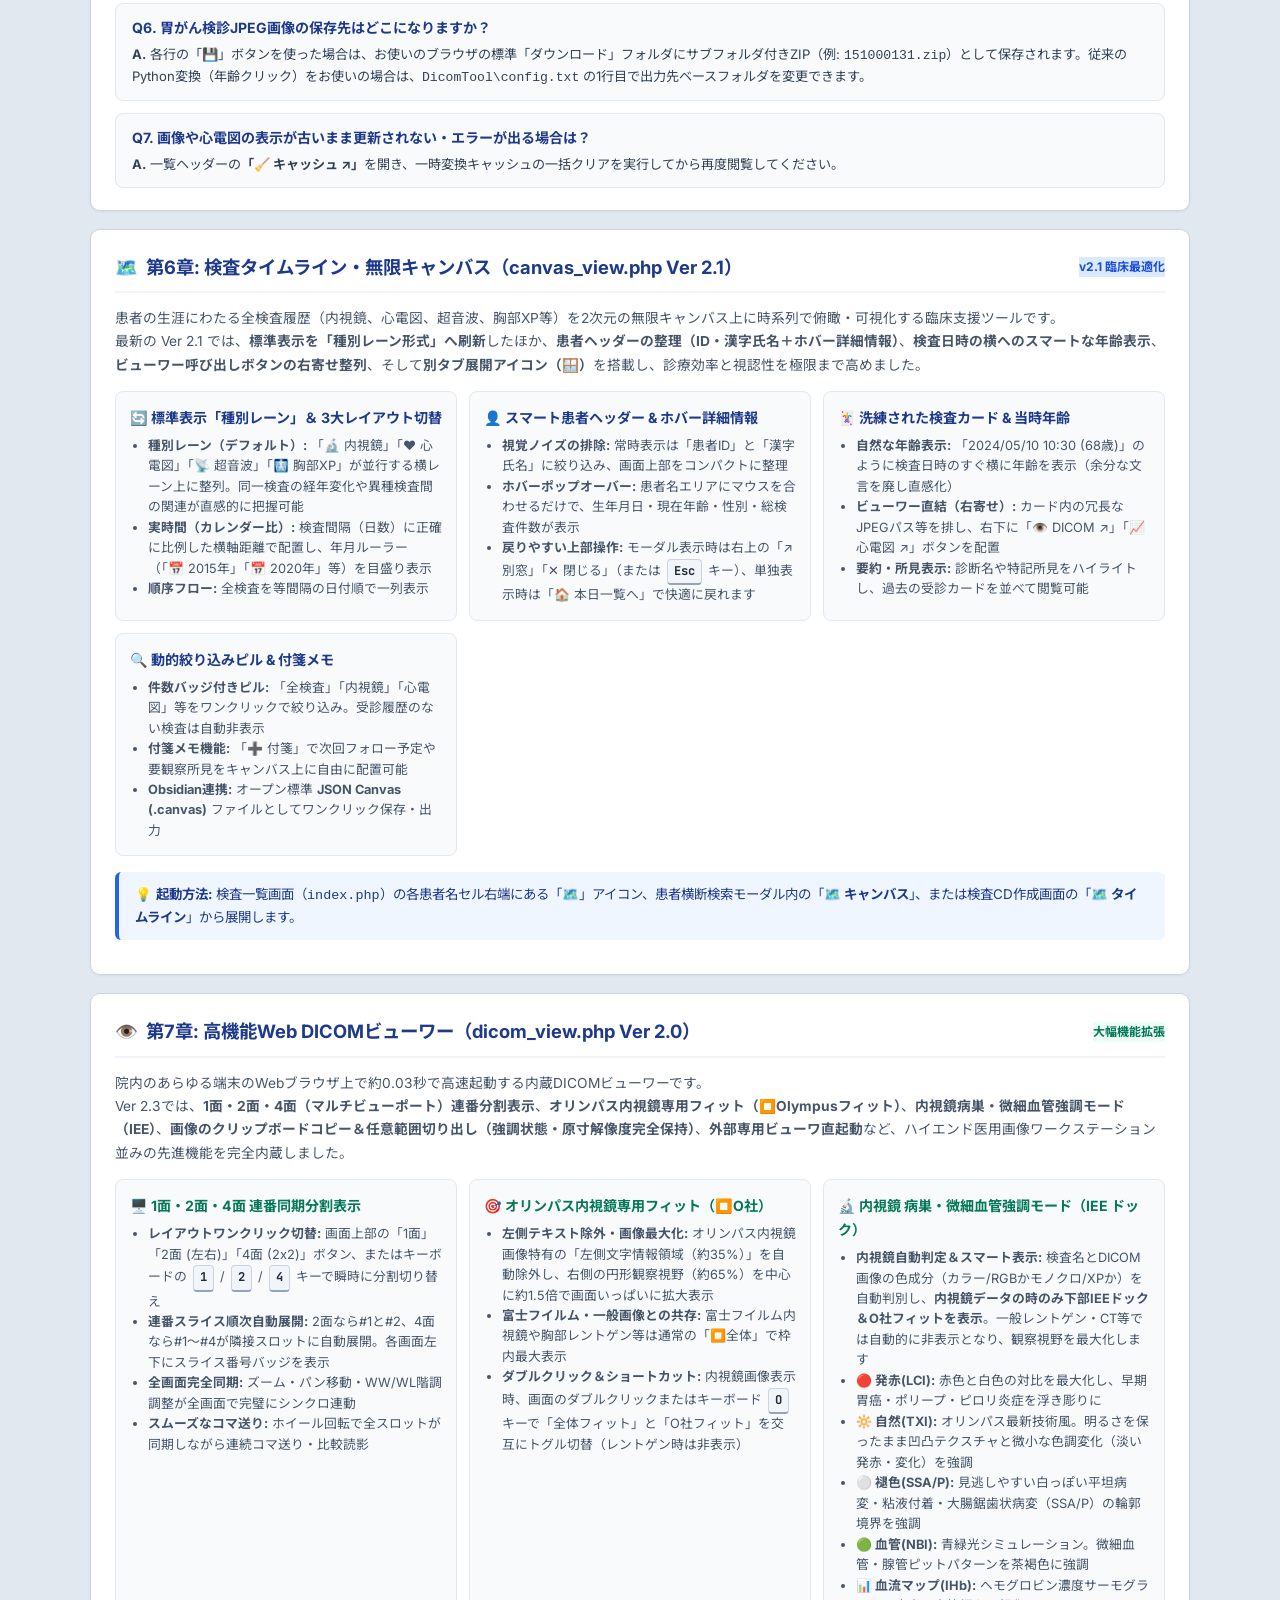
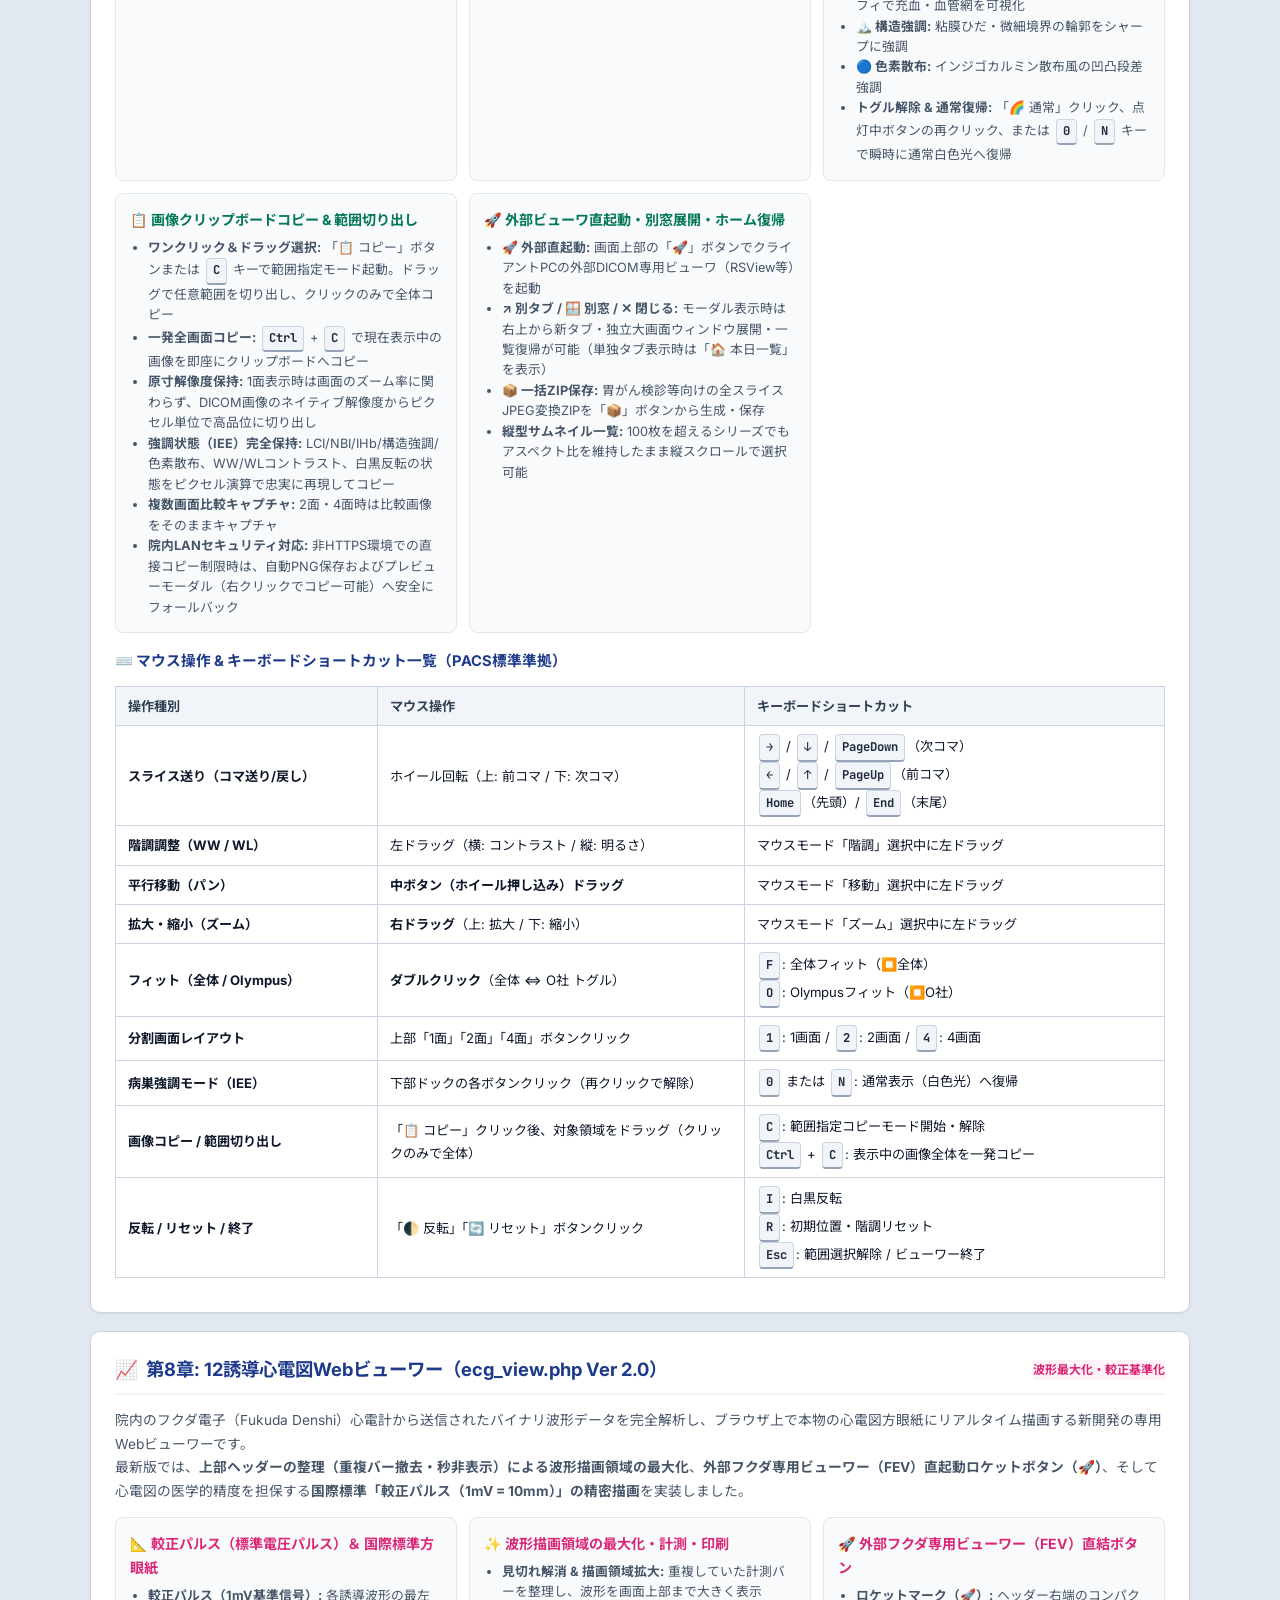
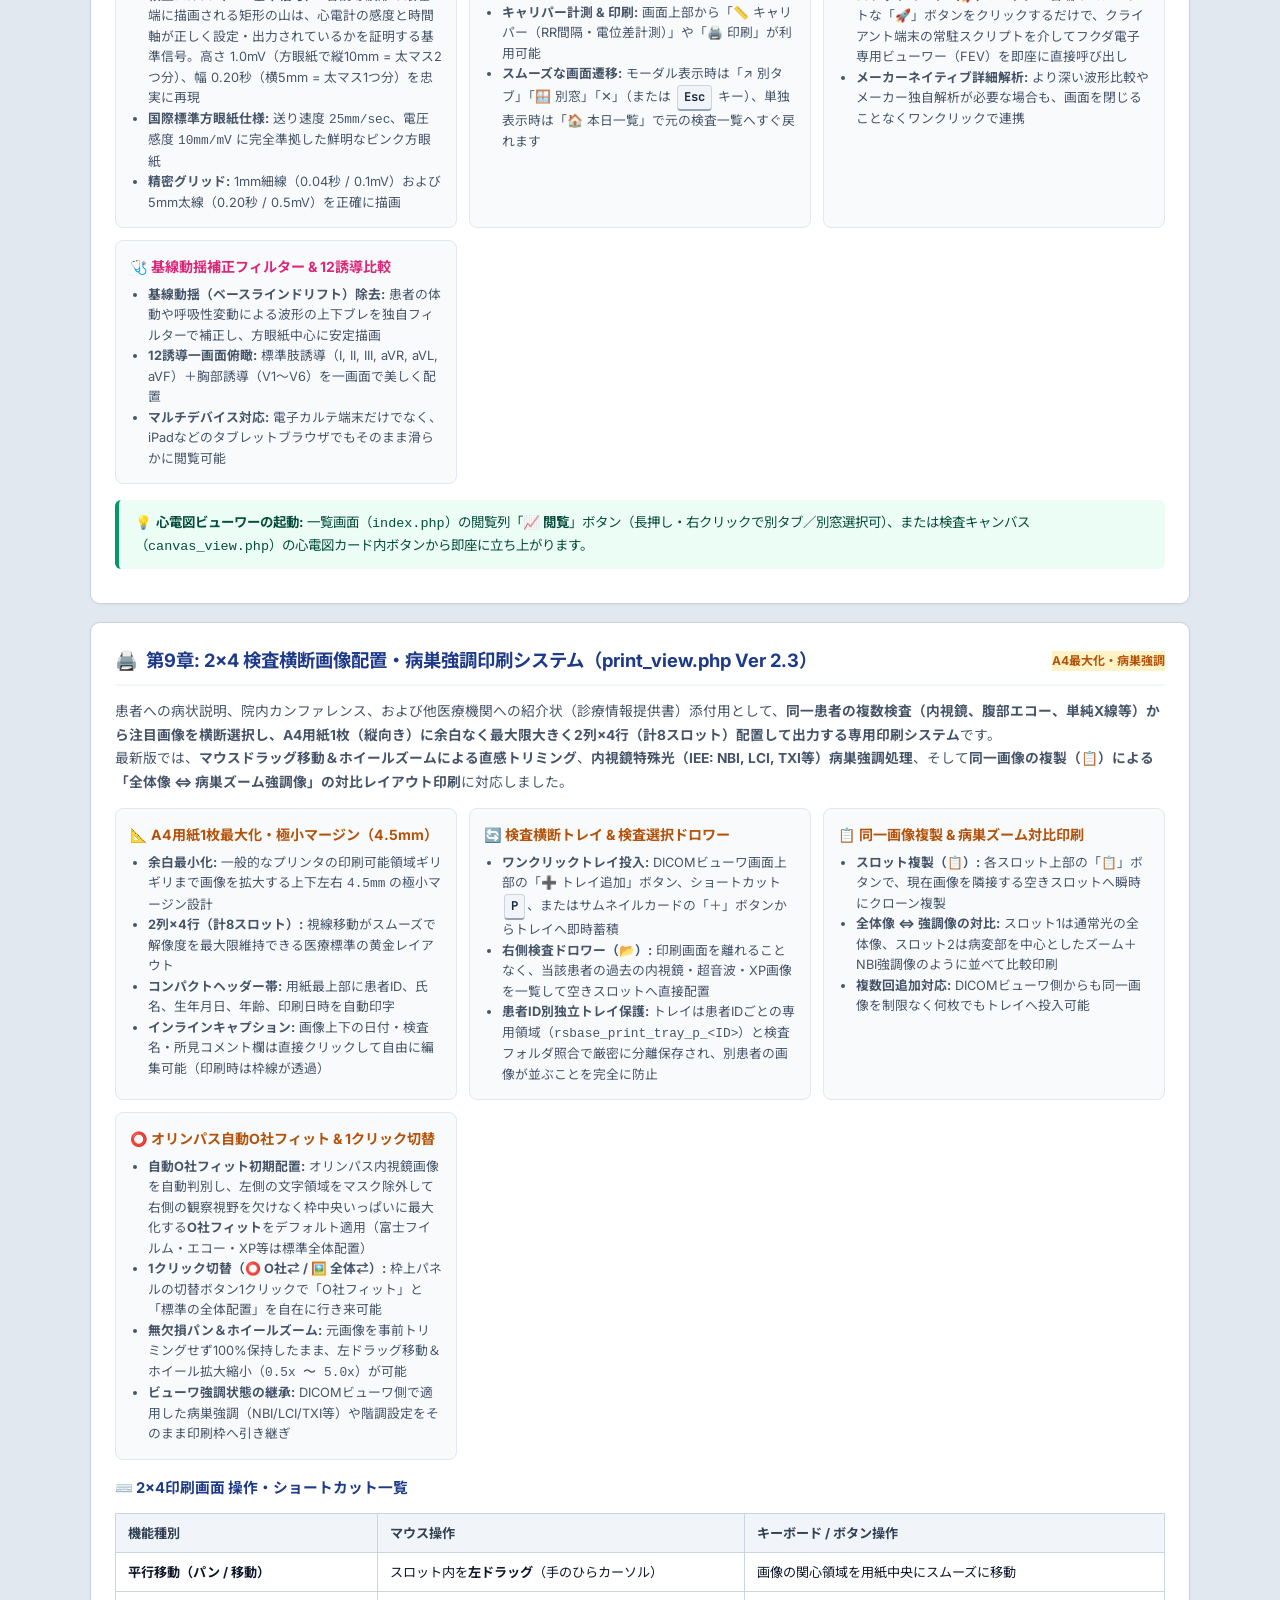
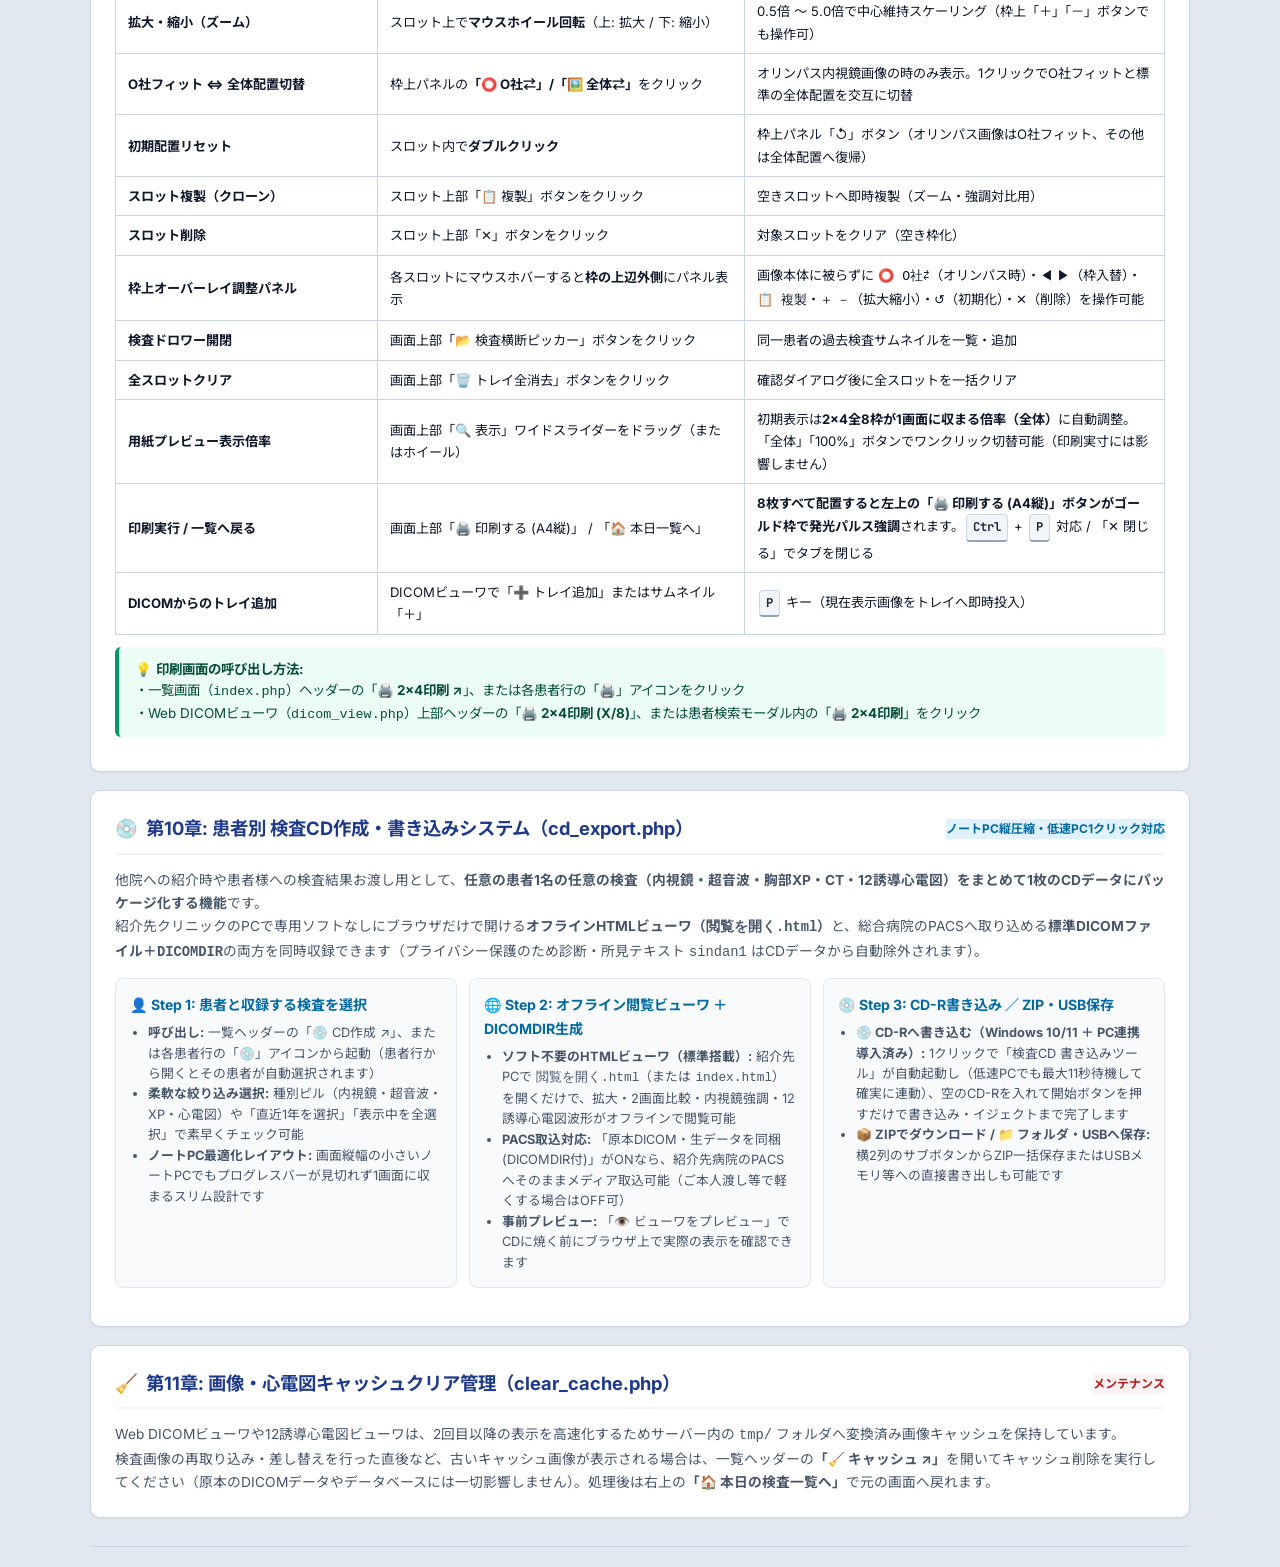
<file: help.html>
<!DOCTYPE html>
<html lang="ja">
<head>
    <meta charset="UTF-8">
    <meta name="viewport" content="width=device-width, initial-scale=1.0">
    <title>RS-Base改 総合操作マニュアル（検査一覧・Webビューワ・キャンバス・2×4印刷・検査CD作成）</title>
    <link href="https://fonts.googleapis.com/css2?family=Inter:wght@400;500;600;700&family=Noto+Sans+JP:wght@400;500;700&family=JetBrains+Mono:wght@400;600&display=swap" rel="stylesheet">
    <style>
        :root {
            --primary: #1d4ed8;
            --primary-dark: #0b192c;
            --primary-navy: #1e3a8a;
            --primary-light: #2563eb;
            --primary-bg: #eff6ff;
            --accent-green: #059669;
            --accent-amber: #d97706;
            --accent-teal: #0f766e;
            --bg-page: #e2e8f0;
            --bg-card: #ffffff;
            --text-main: #0f172a;
            --text-muted: #64748b;
            --border: #cbd5e1;
            --radius-sm: 6px;
            --radius-md: 10px;
            --radius-lg: 14px;
            --shadow-sm: 0 1px 3px rgba(0, 0, 0, 0.05);
            --shadow-md: 0 4px 6px -1px rgba(0, 0, 0, 0.08), 0 2px 4px -2px rgba(0, 0, 0, 0.05);
            --shadow-lg: 0 10px 20px -3px rgba(15, 23, 42, 0.12);
        }

        html {
            scroll-behavior: smooth;
        }

        * { box-sizing: border-box; margin: 0; padding: 0; }

        body {
            font-family: 'Inter', 'Noto Sans JP', -apple-system, BlinkMacSystemFont, "Segoe UI", Roboto, sans-serif;
            background-color: var(--bg-page);
            color: var(--text-main);
            line-height: 1.7;
            padding: 16px 12px 40px;
            -webkit-font-smoothing: antialiased;
        }

        .container { max-width: 1100px; margin: 0 auto; }

        /* ヘッダーセクション（深緑→グリーングラデーション：v2.2新バージョン識別色） */
        .header-section {
            background: linear-gradient(90deg, #064e3b 0%, #15803d 52%, #16a34a 100%);
            color: white;
            padding: 24px 26px;
            border-radius: var(--radius-lg);
            box-shadow: 0 4px 14px rgba(6, 78, 59, 0.25);
            margin-bottom: 16px;
            position: relative;
        }
        .header-badge {
            display: inline-block;
            background: rgba(255, 255, 255, 0.18);
            backdrop-filter: blur(6px);
            padding: 3px 10px;
            border-radius: 9999px;
            font-size: 0.74rem;
            font-weight: 600;
            letter-spacing: 0.04em;
            margin-bottom: 8px;
            border: 1px solid rgba(255, 255, 255, 0.3);
            color: #ecfdf5;
        }
        .header-section h1 {
            font-size: 1.55rem;
            font-weight: 700;
            margin-bottom: 6px;
            letter-spacing: -0.01em;
            display: flex;
            align-items: center;
            gap: 10px;
        }
        .header-section p {
            color: #e2e8f0;
            font-size: 0.88rem;
            max-width: 860px;
            line-height: 1.6;
        }

        /* クイック目次ナビゲーション（スティッキー対応） */
        .nav-toc {
            position: sticky;
            top: 10px;
            z-index: 100;
            background: rgba(255, 255, 255, 0.94);
            backdrop-filter: blur(8px);
            border: 1px solid var(--border);
            border-radius: var(--radius-md);
            padding: 8px 14px;
            margin-bottom: 18px;
            box-shadow: 0 4px 12px rgba(0, 0, 0, 0.06);
            display: flex;
            align-items: center;
            justify-content: space-between;
            gap: 8px;
            flex-wrap: wrap;
        }
        .toc-title {
            font-size: 0.78rem;
            font-weight: 700;
            color: #1e3a8a;
            display: flex;
            align-items: center;
            gap: 5px;
        }
        .toc-links {
            display: flex;
            gap: 6px;
            flex-wrap: wrap;
        }
        .toc-link {
            font-size: 0.76rem;
            font-weight: 600;
            color: #334155;
            background: #f1f5f9;
            padding: 3px 9px;
            border-radius: 6px;
            text-decoration: none;
            border: 1px solid #cbd5e1;
            transition: all 0.15s;
            display: inline-flex;
            align-items: center;
            gap: 4px;
        }
        .toc-link:hover {
            background: #1e3a8a;
            color: #ffffff;
            border-color: #1e3a8a;
        }

        /* カード共通 */
        .card {
            background: var(--bg-card);
            border-radius: var(--radius-md);
            padding: 22px 24px;
            margin-bottom: 18px;
            box-shadow: var(--shadow-sm);
            border: 1px solid var(--border);
        }
        .card-title {
            font-size: 1.15rem;
            font-weight: 700;
            color: #1e3a8a;
            margin-bottom: 14px;
            display: flex;
            align-items: center;
            gap: 8px;
            border-bottom: 2px solid #f1f5f9;
            padding-bottom: 8px;
        }

        /* 💻 最新ブラウザ風ウィンドウモックアップ */
        .window-mockup {
            background: #e2e8f0;
            border: 1px solid #94a3b8;
            border-radius: 10px;
            box-shadow: 0 10px 25px -5px rgba(15, 23, 42, 0.15);
            overflow: hidden;
            margin: 16px 0 22px 0;
        }
        .window-titlebar {
            background: #1e293b;
            padding: 7px 12px;
            display: flex;
            align-items: center;
            gap: 10px;
        }
        .window-buttons {
            display: flex;
            gap: 5px;
        }
        .window-btn {
            width: 10px;
            height: 10px;
            border-radius: 50%;
            display: inline-block;
        }
        .btn-close { background: #ef4444; }
        .btn-min { background: #f59e0b; }
        .btn-max { background: #10b981; }
        .window-address-bar {
            background: #0f172a;
            padding: 3px 12px;
            border-radius: 5px;
            font-size: 0.74rem;
            color: #94a3b8;
            flex-grow: 1;
            font-family: 'JetBrains Mono', monospace;
            border: 1px solid #334155;
            display: flex;
            align-items: center;
            gap: 6px;
        }
        .window-content {
            padding: 10px 12px;
            background: #e2e8f0; /* 最新グレー背景 */
        }

        /* モック画面内のヘッダー（最新グリーングラデーション再現） */
        .mock-header {
            background: linear-gradient(90deg, #064e3b 0%, #15803d 52%, #16a34a 100%);
            padding: 6px 12px;
            border-radius: 6px;
            display: flex;
            justify-content: space-between;
            align-items: center;
            margin-bottom: 8px;
            color: #ffffff;
            font-size: 0.82rem;
            flex-wrap: wrap;
            gap: 6px;
        }
        .mock-title-area {
            display: flex;
            align-items: center;
            gap: 8px;
        }
        .mock-title { font-size: 0.95rem; font-weight: 700; color: #ffffff; }
        .mock-tag-link {
            font-size: 0.68rem;
            color: #ecfdf5;
            background: rgba(255, 255, 255, 0.14);
            padding: 1px 6px;
            border-radius: 4px;
            border: 1px solid rgba(255, 255, 255, 0.28);
            font-weight: 500;
        }
        .mock-controls { display: flex; align-items: center; gap: 6px; font-size: 0.75rem; }
        .mock-mode-box {
            background: #eff6ff;
            border: 1px solid #93c5fd;
            padding: 2px 7px;
            border-radius: 5px;
            font-size: 0.7rem;
            font-weight: 700;
            color: #1e40af;
            margin-left: auto;
        }
        .mock-btn-nav {
            background: rgba(255, 255, 255, 0.16);
            border: 1px solid rgba(255, 255, 255, 0.28);
            color: #ffffff;
            padding: 2px 6px;
            border-radius: 4px;
            font-size: 0.72rem;
            font-weight: 500;
        }
        .mock-date {
            background: #ffffff;
            color: #0f172a;
            padding: 2px 6px;
            border-radius: 4px;
            font-weight: 600;
            font-size: 0.72rem;
        }
        .mock-btn-dl {
            background: linear-gradient(135deg, #0284c7 0%, #2563eb 100%);
            color: #ffffff;
            padding: 2px 7px;
            border-radius: 4px;
            font-size: 0.72rem;
            font-weight: 600;
            border: 1px solid #93c5fd;
        }
        .mock-btn-help {
            background: rgba(255, 255, 255, 0.2);
            color: #fef08a;
            border: 1px solid rgba(254, 240, 138, 0.4);
            width: 20px;
            height: 20px;
            border-radius: 4px;
            display: inline-flex;
            align-items: center;
            justify-content: center;
            font-weight: 700;
            font-size: 0.75rem;
        }

        /* モック画面内のフィルタパネル */
        .mock-filter-panel {
            background: #ffffff;
            padding: 6px 10px;
            border-radius: 6px;
            border: 1px solid var(--border);
            margin-bottom: 8px;
            display: flex;
            justify-content: space-between;
            align-items: center;
            gap: 8px;
        }
        .mock-filter-rows {
            display: flex;
            flex-direction: column;
            gap: 4px;
            flex: 1;
        }
        .mock-filter-row {
            display: flex;
            align-items: center;
            gap: 4px;
            flex-wrap: wrap;
        }
        .mock-filter-label {
            font-size: 0.7rem;
            font-weight: 700;
            color: #475569;
            min-width: 76px;
        }
        .mock-toggle {
            font-size: 0.7rem;
            padding: 1px 6px;
            border-radius: 10px;
            border: 1px solid #cbd5e1;
            background: #f1f5f9;
            color: #334155;
            font-weight: 500;
        }
        .mock-toggle.active {
            background: linear-gradient(135deg, #1e40af 0%, #2563eb 100%);
            color: #ffffff;
            border-color: #1e40af;
            font-weight: 600;
        }

        /* 虫眼鏡検索ボタン（最新ノーブルブルー再現） */
        .mock-search-btn {
            background: linear-gradient(135deg, #0b192c 0%, #1e40af 60%, #2563eb 100%);
            color: #ffffff;
            border: 1.5px solid #60a5fa;
            width: 30px;
            height: 30px;
            border-radius: 6px;
            display: inline-flex;
            align-items: center;
            justify-content: center;
            box-shadow: 0 2px 5px rgba(30, 64, 175, 0.3);
            flex-shrink: 0;
            position: relative;
        }

        /* モックテーブル */
        .mock-table-card {
            background: #ffffff;
            border-radius: 6px;
            border: 1px solid var(--border);
            overflow: hidden;
        }
        .mock-table {
            width: 100%;
            border-collapse: collapse;
            font-size: 0.78rem;
            text-align: left;
        }
        .mock-table th, .mock-table td {
            padding: 4px 8px;
            border-bottom: 1px solid #e2e8f0;
            line-height: 1.35;
        }
        .mock-table th {
            background: #f1f5f9;
            color: #475569;
            font-weight: 700;
            font-size: 0.72rem;
            border-bottom: 2px solid var(--border);
        }
        .mock-table tr:hover td {
            background-color: #f0f7ff;
        }

        /* 各種バッジスタイル */
        .badge-renban {
            background: #e0f2fe;
            color: #0369a1;
            padding: 1px 5px;
            border-radius: 4px;
            font-weight: 600;
            font-size: 0.72rem;
            border: 1px solid #bae6fd;
        }
        .badge-kensa {
            background: #f0fdf4;
            color: #166534;
            padding: 2px 6px;
            border-radius: 4px;
            font-weight: 600;
            font-size: 0.74rem;
            border: 1px solid #bbf7d0;
            display: inline-block;
        }
        .badge-ecg {
            background: #fdf2f8;
            color: #db2777;
            padding: 2px 6px;
            border-radius: 4px;
            font-weight: 600;
            font-size: 0.74rem;
            border: 1px solid #fbcfe8;
            display: inline-block;
        }
        .badge-id {
            font-family: monospace;
            background: #f8fafc;
            color: #1e3a8a;
            padding: 1px 5px;
            border-radius: 4px;
            font-weight: 700;
            font-size: 0.74rem;
            border: 1px solid var(--border);
        }
        .name-link {
            color: #1d4ed8;
            font-weight: 700;
        }
        .age-click-btn {
            color: #0f766e;
            font-weight: 700;
            text-decoration: underline dotted;
            padding: 1px 4px;
            border-radius: 3px;
            background: #ccfbf1;
            display: inline-block;
        }

        /* ゼブラグループ & 閲覧ボタン & メタデータ */
        .mock-table tr.row-patient-a td { background-color: #f0f7ff; }
        .mock-table tr.row-patient-b td { background-color: #ffffff; }
        .btn-view-dcm-mock {
            display: inline-flex;
            align-items: center;
            gap: 3px;
            background: #2563eb;
            color: #ffffff;
            font-size: 0.68rem;
            font-weight: 700;
            padding: 2px 7px;
            border-radius: 4px;
            box-shadow: 0 1px 2px rgba(37,99,235,0.3);
            white-space: nowrap;
        }
        .btn-view-ecg-mock {
            display: inline-flex;
            align-items: center;
            gap: 3px;
            background: #ec4899;
            color: #ffffff;
            font-size: 0.68rem;
            font-weight: 700;
            padding: 2px 7px;
            border-radius: 4px;
            box-shadow: 0 1px 2px rgba(236,72,153,0.3);
            white-space: nowrap;
        }
        .badge-doctor {
            display: inline-block;
            font-size: 0.68rem;
            color: #0f172a;
            background: #f1f5f9;
            padding: 1px 4px;
            border-radius: 3px;
            border: 1px solid #cbd5e1;
            white-space: nowrap;
        }
        .badge-count {
            display: inline-block;
            font-size: 0.68rem;
            color: #1e40af;
            background: #dbeafe;
            padding: 1px 4px;
            border-radius: 3px;
            font-weight: 600;
            white-space: nowrap;
        }

        /* 📍 赤丸ピン番号バッジ */
        .pin-badge {
            display: inline-flex;
            align-items: center;
            justify-content: center;
            width: 18px;
            height: 18px;
            background: #ef4444;
            color: white;
            border-radius: 50%;
            font-size: 0.68rem;
            font-weight: 700;
            margin-right: 3px;
            vertical-align: middle;
            box-shadow: 0 1px 3px rgba(239, 68, 68, 0.4);
        }

        /* 機能解説グリッド */
        .feature-grid {
            display: grid;
            grid-template-columns: repeat(auto-fit, minmax(310px, 1fr));
            gap: 14px;
            margin: 16px 0;
        }
        .feature-box {
            background: #ffffff;
            border: 1px solid var(--border);
            border-radius: 8px;
            padding: 14px 16px;
            box-shadow: 0 1px 2px rgba(0,0,0,0.04);
        }
        .feature-box-title {
            font-weight: 700;
            font-size: 0.92rem;
            margin-bottom: 6px;
            display: flex;
            align-items: center;
            gap: 6px;
        }
        .feature-box p {
            font-size: 0.82rem;
            color: #334155;
            line-height: 1.6;
        }

        /* 🔍 検索モーダルの静的UIモック */
        .modal-mockup {
            background: #ffffff;
            border-radius: 10px;
            border: 1px solid var(--border);
            box-shadow: 0 12px 28px rgba(15, 23, 42, 0.18);
            max-width: 580px;
            margin: 16px auto;
            overflow: hidden;
        }
        .modal-mock-header {
            background: linear-gradient(90deg, #064e3b 0%, #15803d 60%, #16a34a 100%);
            padding: 10px 14px;
            display: flex;
            justify-content: space-between;
            align-items: center;
            color: #ffffff;
        }
        .modal-mock-title {
            font-size: 0.92rem;
            font-weight: 700;
            display: flex;
            align-items: center;
            gap: 6px;
        }
        .modal-mock-close {
            color: #cbd5e1;
            font-size: 1.2rem;
            line-height: 1;
        }
        .modal-mock-body {
            padding: 14px 16px;
            background: #ffffff;
            display: flex;
            flex-direction: column;
            gap: 10px;
        }
        .modal-mock-searchbar {
            display: flex;
            gap: 6px;
        }
        .modal-mock-input {
            flex: 1;
            padding: 7px 10px;
            font-size: 0.85rem;
            border: 2px solid #2563eb;
            border-radius: 6px;
            outline: none;
            background: #ffffff;
            font-weight: 600;
            color: #0f172a;
            box-shadow: 0 0 0 3px rgba(37, 99, 235, 0.15);
        }
        .modal-mock-submit {
            background: linear-gradient(135deg, #1e40af 0%, #2563eb 100%);
            color: #ffffff;
            border: none;
            padding: 7px 16px;
            border-radius: 6px;
            font-size: 0.82rem;
            font-weight: 700;
        }
        .modal-mock-hint {
            display: flex;
            justify-content: space-between;
            font-size: 0.72rem;
            color: #64748b;
        }
        .modal-mock-list {
            border: 1px solid var(--border);
            border-radius: 6px;
            background: #fafafa;
            overflow: hidden;
        }
        .modal-mock-item {
            padding: 8px 12px;
            display: flex;
            justify-content: space-between;
            align-items: center;
            border-bottom: 1px solid #f1f5f9;
            background: #ffffff;
        }
        .modal-mock-item.selected {
            background: #eff6ff;
            border-left: 3px solid #2563eb;
        }
        .modal-mock-item:last-child { border-bottom: none; }
        .mock-pat-id {
            font-family: monospace;
            font-weight: 700;
            font-size: 0.8rem;
            background: #dbeafe;
            color: #1e40af;
            padding: 2px 6px;
            border-radius: 4px;
            border: 1px solid #bfdbfe;
        }
        .mock-pat-name {
            font-size: 0.86rem;
            font-weight: 700;
            color: #0f172a;
        }
        .mock-pat-meta {
            font-size: 0.74rem;
            color: #475569;
            display: flex;
            gap: 8px;
            align-items: center;
        }
        .mock-count-badge {
            background: #ecfdf5;
            color: #047857;
            padding: 1px 6px;
            border-radius: 4px;
            font-size: 0.7rem;
            font-weight: 600;
            border: 1px solid #a7f3d0;
        }

        /* 🪟 Windows風ダイアログモックアップ */
        .dialog-mockup {
            width: 360px;
            background: #ffffff;
            border: 1px solid #94a3b8;
            border-radius: 8px;
            box-shadow: 0 8px 24px rgba(0,0,0,0.18);
            overflow: hidden;
            margin: 14px auto;
            font-size: 0.82rem;
        }
        .dialog-titlebar {
            background: #f1f5f9;
            padding: 6px 12px;
            display: flex;
            justify-content: space-between;
            align-items: center;
            border-bottom: 1px solid #cbd5e1;
            font-weight: 600;
            color: #1e293b;
        }
        .dialog-body { padding: 14px 16px; }
        .dialog-input {
            width: 100%;
            padding: 6px 8px;
            border: 1px solid #94a3b8;
            border-radius: 4px;
            margin-top: 6px;
            font-size: 0.84rem;
        }
        .dialog-footer {
            background: #f8fafc;
            padding: 6px 12px;
            display: flex;
            justify-content: flex-end;
            gap: 6px;
            border-top: 1px solid #e2e8f0;
        }
        .dialog-btn {
            padding: 3px 14px;
            border: 1px solid #cbd5e1;
            border-radius: 4px;
            background: #ffffff;
            font-size: 0.78rem;
            font-weight: 500;
        }
        .dialog-btn-primary {
            background: #0284c7;
            color: white;
            border-color: #0284c7;
        }

        /* 💻 コマンドプロンプト風モックアップ */
        .terminal-mockup {
            background: #0f172a;
            color: #e2e8f0;
            border-radius: 8px;
            overflow: hidden;
            font-family: 'JetBrains Mono', Consolas, monospace;
            box-shadow: 0 8px 20px rgba(0,0,0,0.25);
            margin: 14px 0;
            font-size: 0.8rem;
            line-height: 1.5;
        }
        .terminal-header {
            background: #1e293b;
            padding: 6px 12px;
            color: #94a3b8;
            font-size: 0.72rem;
            display: flex;
            align-items: center;
            gap: 6px;
        }
        .terminal-body {
            padding: 12px 14px;
            overflow-x: auto;
        }
        .term-green { color: #4ade80; }
        .term-cyan { color: #38bdf8; }
        .term-yellow { color: #facc15; }

        /* ダウンロードリンク用ボタンスタイル */
        .btn-download-link {
            display: inline-flex;
            align-items: center;
            gap: 6px;
            background: linear-gradient(135deg, #eff6ff 0%, #dbeafe 100%);
            color: #1d4ed8;
            padding: 7px 14px;
            border-radius: 6px;
            text-decoration: none;
            font-weight: 700;
            font-size: 0.82rem;
            border: 1px solid #bfdbfe;
            margin: 6px 0;
            box-shadow: 0 1px 3px rgba(37, 99, 235, 0.1);
            transition: all 0.15s;
        }
        .btn-download-link:hover {
            background: #1d4ed8;
            color: #ffffff;
            border-color: #1d4ed8;
            box-shadow: 0 2px 6px rgba(37, 99, 235, 0.25);
        }
        .btn-download-green {
            background: linear-gradient(135deg, #ecfdf5 0%, #d1fae5 100%);
            color: #047857;
            border-color: #a7f3d0;
        }
        .btn-download-green:hover {
            background: #059669;
            color: #ffffff;
            border-color: #059669;
        }

        .step-badge {
            background: #1e3a8a;
            color: #ffffff;
            font-size: 0.72rem;
            font-weight: 700;
            padding: 2px 8px;
            border-radius: 4px;
            margin-right: 6px;
            display: inline-block;
        }

        /* 📁 エクスプローラー風モック */
        .explorer-mockup {
            background: #ffffff;
            border: 1px solid var(--border);
            border-radius: 6px;
            padding: 10px 14px;
            margin: 10px 0;
            font-size: 0.78rem;
            color: #334155;
            display: flex;
            flex-direction: column;
            gap: 4px;
            box-shadow: inset 0 1px 2px rgba(0,0,0,0.03);
        }
        .explorer-item {
            display: flex;
            align-items: center;
            gap: 8px;
            padding: 3px 6px;
            border-radius: 4px;
        }
        .explorer-item:hover {
            background: #f1f5f9;
        }

        /* 注意・ヒント・アラート */
        .alert-box {
            padding: 12px 16px;
            border-radius: var(--radius-sm);
            margin: 12px 0;
            font-size: 0.84rem;
            line-height: 1.6;
        }
        .alert-tip {
            background: #ecfdf5;
            border-left: 4px solid #059669;
            color: #064e3b;
        }
        .alert-warning {
            background: #fefce8;
            border-left: 4px solid #d97706;
            color: #78350f;
        }
        .alert-info {
            background: #eff6ff;
            border-left: 4px solid #2563eb;
            color: #1e3a8a;
        }

        /* ショートカットキーバッジ */
        kbd {
            font-family: 'JetBrains Mono', monospace;
            background: #f1f5f9;
            border: 1px solid #cbd5e1;
            border-bottom: 2px solid #94a3b8;
            color: #1e293b;
            padding: 2px 6px;
            border-radius: 4px;
            font-size: 0.76rem;
            font-weight: 700;
            display: inline-block;
            margin: 0 2px;
        }

        /* 表・テーブル */
        .info-table {
            width: 100%;
            border-collapse: collapse;
            font-size: 0.82rem;
            margin: 12px 0;
        }
        .info-table th, .info-table td {
            padding: 8px 12px;
            border: 1px solid var(--border);
            text-align: left;
        }
        .info-table th {
            background: #f1f5f9;
            color: #334155;
            font-weight: 700;
        }

        pre code {
            display: block;
            background: #0f172a;
            color: #f8fafc;
            padding: 10px 14px;
            border-radius: 6px;
            font-family: 'JetBrains Mono', monospace;
            font-size: 0.82rem;
            overflow-x: auto;
            margin: 8px 0;
        }

        .footer {
            text-align: center;
            margin-top: 28px;
            color: var(--text-muted);
            font-size: 0.78rem;
            border-top: 1px solid var(--border);
            padding-top: 16px;
        }
    </style>
</head>
<body>

<div class="container">

    <!-- ヘッダー -->
    <header class="header-section">
        <span class="header-badge">RS-Base改 v2.2 / PC連携 v2.2.4 対応（2026年11月最新版）</span>
        <h1>🏥 RS-Base改 総合操作マニュアル <span style="font-size:0.75rem; background:rgba(255,255,255,0.2); padding:2px 8px; border-radius:10px; border:1px solid rgba(255,255,255,0.3); vertical-align:middle;">v2.2</span></h1>
        <p>当日の検査一覧表示とワンクリックでのホーム復帰、常駐バージョン可視化、患者横断検索、Web内蔵DICOMビューワー（多画面分割・IEE強調・Olympusフィット）、12誘導心電図Webビューワー、検査タイムライン（無限キャンバス）、2×4 A4印刷（自動O社フィット・8枚完了ガイド）、胃がん検診JPEG一発フォルダ保存、そして紹介先向けオフライン閲覧ビューワ＆DICOMDIR付きの「患者別 検査CD作成・書き込み機能」まで全機能をまとめた操作ガイドです。</p>
    </header>

    <!-- クイック目次ナビゲーション -->
    <nav class="nav-toc">
        <div class="toc-title">
            <span>📑</span>
            <span>クイック目次:</span>
        </div>
        <div class="toc-links">
            <a href="index.php" class="toc-link" style="background:#1d4ed8; color:#ffffff; border-color:#1e40af;">🏠 本日の検査一覧へ</a>
            <a href="#sec1" class="toc-link">① 一覧操作・ホーム復帰</a>
            <a href="#sec2" class="toc-link">② 患者横断検索</a>
            <a href="#sec3" class="toc-link">③ 胃がん検診JPEG保存</a>
            <a href="#sec4" class="toc-link">④ PC連携セットアップ</a>
            <a href="#sec5" class="toc-link">⑤ FAQ</a>
            <a href="#sec6" class="toc-link" style="background:#eff6ff; color:#1d4ed8; border-color:#93c5fd;">⑥ 🗺️ 検査キャンバス</a>
            <a href="#sec7" class="toc-link" style="background:#f0fdf4; color:#166534; border-color:#bbf7d0;">⑦ 👁️ Web DICOMビューワ</a>
            <a href="#sec8" class="toc-link" style="background:#fdf2f8; color:#db2777; border-color:#fbcfe8;">⑧ 📈 12誘導心電図ビューワ</a>
            <a href="#sec9" class="toc-link" style="background:#fef3c7; color:#b45309; border-color:#fde68a;">⑨ 🖨️ 2×4画像印刷</a>
            <a href="#sec10" class="toc-link" style="background:#e0f2fe; color:#0369a1; border-color:#7dd3fc;">⑩ 💿 検査CD作成・書き込み</a>
            <a href="#sec11" class="toc-link" style="background:#fef2f2; color:#b91c1c; border-color:#fecaca;">⑪ 🧹 キャッシュ管理</a>
        </div>
    </nav>

    <!-- ==========================================
         第1章: Web検査一覧画面の見方と基本操作
         ========================================== -->
    <section class="card" id="sec1">
        <div class="card-title">
            <span>🖥️</span>
            <span>第1章: Web検査一覧画面（index.php v2.2）の見方と基本操作</span>
            <span class="badge" style="background:#dbeafe; color:#1d4ed8; font-size:0.75rem; margin-left:auto;">v2.2 ホーム復帰強化</span>
        </div>
        <p style="font-size:0.86rem; color:#475569;">
            画面高さいっぱい（100vh）を使ったデスクトップアプリ型レイアウトです。1行スリムヘッダーと絞り込みパネルが上部に固定され、テーブル列名もスクロール時に常時固定されます。<br>
            過去日や患者別の履歴を開いた後も、<strong>左上の「🏥 RS-Base改」タイトル</strong>・<strong>右上の「🏠 本日」ボタン</strong>・<strong>一覧上部の「🏠 本日の検査一覧に戻る」バー</strong>からいつでも迷わず当日の検査一覧へ戻れます。
        </p>

        <!-- 最新デザインのブラウザモックアップ (Ver 2.2) -->
        <div class="window-mockup">
            <div class="window-titlebar">
                <div class="window-buttons">
                    <span class="window-btn btn-close"></span>
                    <span class="window-btn btn-min"></span>
                    <span class="window-btn btn-max"></span>
                </div>
                <div class="window-address-bar">
                    🔒 http://192.168.1.16/rsbase/index.php
                </div>
            </div>
            <div class="window-content">
                <!-- モック画面ヘッダー（深緑→グリーングラデーション・完全1行固定） -->
                <div class="mock-header" style="flex-wrap:nowrap; overflow-x:auto;">
                    <div class="mock-title-area" style="flex-wrap:nowrap; white-space:nowrap;">
                        <span class="mock-title" title="クリックで本日の検査一覧へ戻る">🏥 RS-Base改</span>
                        <span style="font-size:0.66rem; background:rgba(255,255,255,0.2); border:1px solid rgba(255,255,255,0.38); border-radius:10px; padding:1px 6px; color:#ecfdf5; font-weight:700;">v2.2</span>
                        <span class="mock-tag-link">胃がん検診 ↗</span>
                        <span class="mock-tag-link" style="background:rgba(255,255,255,0.18); border-color:rgba(254,243,199,0.55); color:#fef3c7;">🖨️ 2×4印刷 ↗</span>
                        <span class="mock-tag-link" style="background:rgba(3,105,161,0.45); border-color:#7dd3fc; color:#e0f2fe;">💿 CD作成 ↗</span>
                        <span class="mock-tag-link" style="background:rgba(153,27,27,0.45); border-color:#fca5a5; color:#fee2e2;">🧹 キャッシュ ↗</span>
                    </div>
                    <div class="mock-controls" style="flex-wrap:nowrap; white-space:nowrap;">
                        <span class="mock-btn-nav" style="background:rgba(255,255,255,0.22); font-weight:700; border-color:rgba(255,255,255,0.4);">🏠 本日 <span class="pin-badge" style="margin-left:2px;">⑧</span></span>
                        <span class="mock-btn-nav">◀ 前日</span>
                        <span class="mock-date">2026/11/16</span>
                        <span class="mock-btn-nav">翌日 ▶</span>
                        <span class="mock-btn-dl">💻 PC連携 <span style="background:rgba(16,185,129,0.35); border:1px solid #6ee7b7; border-radius:999px; padding:0 5px; font-size:0.62rem;">● v2.2.4</span></span>
                        <span class="mock-btn-help">?</span>
                    </div>
                </div>

                <!-- モック画面フィルタパネル -->
                <div class="mock-filter-panel">
                    <div class="mock-filter-rows" style="flex:1;">
                        <div class="mock-filter-row" style="display:flex; align-items:center;">
                            <span class="mock-filter-label">検査絞り込み:</span>
                            <span class="mock-toggle active">すべて表示</span>
                            <span class="mock-toggle">内視鏡</span>
                            <span class="mock-toggle">心電図</span>
                            <span class="mock-toggle">US</span>
                            <span class="mock-toggle">XP</span>
                            <span class="mock-mode-box">🖥️ モード: カスタム (直起動) ▾</span>
                        </div>
                        <div class="mock-filter-row">
                            <span class="mock-filter-label">よみがな抽出:</span>
                            <span class="mock-toggle active">すべて</span>
                            <span class="mock-toggle">ア行</span>
                            <span class="mock-toggle">カ行</span>
                            <span class="mock-toggle">サ行</span>
                            <span class="mock-toggle">タ行</span>
                            <span class="mock-toggle">ヤ行</span>
                        </div>
                    </div>
                    <!-- 虫眼鏡ボタン（ピン⑦） -->
                    <div class="mock-search-btn" title="患者検索 (F2 / /)">
                        <span class="pin-badge" style="position:absolute; top:-6px; right:-6px;">⑦</span>
                        <svg viewBox="0 0 24 24" width="16" height="16" fill="none" stroke="currentColor" stroke-width="2.5" stroke-linecap="round" stroke-linejoin="round">
                            <circle cx="11" cy="11" r="7"></circle>
                            <line x1="21" y1="21" x2="16.65" y2="16.65"></line>
                        </svg>
                    </div>
                </div>

                <!-- 過去日・患者絞り込み時に表示される「本日の検査一覧に戻る」バーの例 -->
                <div style="background:#fffbeb; border:1px solid #fcd34d; border-left:4px solid #d97706; border-radius:6px; padding:4px 10px; margin-bottom:8px; display:flex; align-items:center; justify-content:space-between; gap:8px; font-size:0.74rem; color:#78350f;">
                    <span><strong>※過去日・患者履歴・絞り込み時のみ自動表示：</strong> 📅 本日以外の日付を表示中： <strong>2026/11/10</strong>（該当 14 件）</span>
                    <span style="background:#1d4ed8; color:#fff; padding:2px 9px; border-radius:4px; font-weight:700; font-size:0.72rem; white-space:nowrap;">🏠 本日の検査一覧に戻る</span>
                </div>

                <!-- モック画面テーブル (9カラム・患者ゼブラ表示) -->
                <div class="mock-table-card">
                    <table class="mock-table">
                        <thead>
                            <tr>
                                <th style="width: 8%;"><span class="pin-badge">①</span> 連番</th>
                                <th style="width: 9%;"><span class="pin-badge">②</span> 閲覧</th>
                                <th style="width: 12%;"><span class="pin-badge">③</span> 検査名</th>
                                <th style="width: 11%;">検査日時</th>
                                <th style="width: 9%;"><span class="pin-badge">④</span> 検査ID</th>
                                <th style="width: 22%;"><span class="pin-badge">⑤</span> 患者氏名 (よみ順)</th>
                                <th style="width: 12%;"><span class="pin-badge">⑥</span> 年齢 / 生年月日</th>
                                <th style="width: 9%;">施行医・依頼元</th>
                                <th>診断・所見</th>
                            </tr>
                        </thead>
                        <tbody>
                            <!-- 患者A: 山田 太郎 -->
                            <tr class="row-patient-a">
                                <td><span class="badge-renban">194285 ✏️</span></td>
                                <td><span class="btn-view-dcm-mock">👁️ 閲覧</span></td>
                                <td><span class="badge-kensa">内視鏡 🚀</span></td>
                                <td>2026/11/14 <small style="color:#64748b; font-size:0.68rem; display:block;">🕒 09:14</small></td>
                                <td><span class="badge-id">100234 📋</span></td>
                                <td>
                                    <div style="display:flex; align-items:center; justify-content:space-between; gap:4px; flex-wrap:wrap;">
                                        <span><span class="name-link">山田 太郎</span> <span class="badge-count">計12件 📋</span></span>
                                        <span style="display:inline-flex; gap:2px; font-size:0.66rem;">
                                            <span style="background:#1e3a8a; color:#93c5fd; padding:1px 4px; border-radius:3px;">🗺️</span>
                                            <span style="background:#065f46; color:#a7f3d0; padding:1px 4px; border-radius:3px;">🖨️</span>
                                            <span style="background:#0369a1; color:#e0f2fe; padding:1px 4px; border-radius:3px;">💿</span>
                                            <span style="background:#0f766e; color:#ccfbf1; padding:1px 4px; border-radius:3px;">💾</span>
                                        </span>
                                    </div>
                                    <small style="display:block; color:#64748b; font-size:0.68rem;">ヤマダ タロウ</small>
                                </td>
                                <td>
                                    <span class="age-click-btn">68</span> / 男
                                    <small style="display:block; color:#64748b; font-size:0.68rem;">🎂 1958/05/12 (昭33)</small>
                                </td>
                                <td><span class="badge-doctor">🏥 鈴木</span></td>
                                <td style="color:#64748b;">胃ポリープ精査</td>
                            </tr>
                            <tr class="row-patient-a">
                                <td><span class="badge-renban">194286 ✏️</span></td>
                                <td><span class="btn-view-ecg-mock">📈 閲覧</span></td>
                                <td><span class="badge-ecg">心電図 🚀</span></td>
                                <td>2026/11/14 <small style="color:#64748b; font-size:0.68rem; display:block;">🕒 09:40</small></td>
                                <td><span class="badge-id">100234 📋</span></td>
                                <td>
                                    <div style="display:flex; align-items:center; justify-content:space-between; gap:4px; flex-wrap:wrap;">
                                        <span><span class="name-link">山田 太郎</span> <span class="badge-count">計12件 📋</span></span>
                                        <span style="display:inline-flex; gap:2px; font-size:0.66rem;">
                                            <span style="background:#1e3a8a; color:#93c5fd; padding:1px 4px; border-radius:3px;">🗺️</span>
                                            <span style="background:#065f46; color:#a7f3d0; padding:1px 4px; border-radius:3px;">🖨️</span>
                                            <span style="background:#0369a1; color:#e0f2fe; padding:1px 4px; border-radius:3px;">💿</span>
                                            <span style="background:#0f766e; color:#ccfbf1; padding:1px 4px; border-radius:3px;">💾</span>
                                        </span>
                                    </div>
                                    <small style="display:block; color:#64748b; font-size:0.68rem;">ヤマダ タロウ</small>
                                </td>
                                <td>
                                    <span class="age-click-btn">68</span> / 男
                                    <small style="display:block; color:#64748b; font-size:0.68rem;">🎂 1958/05/12 (昭33)</small>
                                </td>
                                <td><span class="badge-doctor">🏥 鈴木</span></td>
                                <td style="color:#64748b;">術前心電図・洞調律</td>
                            </tr>
                            <!-- 患者B: 佐藤 花子 -->
                            <tr class="row-patient-b">
                                <td><span class="badge-renban">194287 ✏️</span></td>
                                <td><span class="btn-view-dcm-mock">👁️ 閲覧</span></td>
                                <td><span class="badge-kensa">胸部XP 🚀</span></td>
                                <td>2026/11/14 <small style="color:#64748b; font-size:0.68rem; display:block;">🕒 10:05</small></td>
                                <td><span class="badge-id">100188 📋</span></td>
                                <td>
                                    <div style="display:flex; align-items:center; justify-content:space-between; gap:4px; flex-wrap:wrap;">
                                        <span><span class="name-link">佐藤 花子</span> <span class="badge-count">計3件 📋</span></span>
                                        <span style="display:inline-flex; gap:2px; font-size:0.66rem;">
                                            <span style="background:#1e3a8a; color:#93c5fd; padding:1px 4px; border-radius:3px;">🗺️</span>
                                            <span style="background:#065f46; color:#a7f3d0; padding:1px 4px; border-radius:3px;">🖨️</span>
                                            <span style="background:#0369a1; color:#e0f2fe; padding:1px 4px; border-radius:3px;">💿</span>
                                            <span style="background:#0f766e; color:#ccfbf1; padding:1px 4px; border-radius:3px;">💾</span>
                                        </span>
                                    </div>
                                    <small style="display:block; color:#64748b; font-size:0.68rem;">サトウ ハナコ</small>
                                </td>
                                <td>
                                    <span class="age-click-btn">54</span> / 女
                                    <small style="display:block; color:#64748b; font-size:0.68rem;">🎂 1972/11/03 (昭47)</small>
                                </td>
                                <td><span class="badge-doctor">🏥 田中</span></td>
                                <td style="color:#64748b;">胸部X線2方向・特記なし</td>
                            </tr>
                        </tbody>
                    </table>
                </div>
            </div>
        </div>

        <!-- アクションピンの解説一覧 (Ver 2.2) -->
        <div class="feature-grid">
            <div class="feature-box">
                <div class="feature-box-title" style="color:#1d4ed8;">
                    <span class="pin-badge">①</span> 連番クリック（本家RS-Base 2000.cgi 編集）
                </div>
                <p>本家RS-Baseのデータ登録・編集画面（<code>2000.cgi</code>）を別タブで開きます。受診科や診断コメント、カルテ所見の修正が可能です。</p>
            </div>

            <div class="feature-box" style="border: 1.5px solid #2563eb; background: #eff6ff;">
                <div class="feature-box-title" style="color:#1d4ed8;">
                    <span class="pin-badge">②</span> 独立閲覧ボタン列（モーダル即表示 ＆ 長押し・右クリックメニュー）
                </div>
                <p>心電図は「📈 閲覧」、画像は「👁️ 閲覧」を表示。<strong>通常クリックで一覧の上にすりガラス背景のモーダルビューワが即座に開き</strong>、<strong>長押しまたは右クリック</strong>で「モーダル／新しいタブ／別ウィンドウ（マルチモニタ推奨）」を選択できます。</p>
            </div>

            <div class="feature-box">
                <div class="feature-box-title" style="color:#059669;">
                    <span class="pin-badge">③</span> 検査名バッジクリック（モード連動ビューワ起動）
                </div>
                <p>絞り込みパネル右側の「🖥️ モード」設定に応じ、<strong>カスタム（直起動）</strong>ではPC上の専用ビューワ（<code>rsview.exe</code> / <code>FEV-05.exe</code>）、<strong>RSBase（標準）</strong>では本家CGI、<strong>胃がん検診JPEG変換</strong>では指定フォルダへの一発JPEG生成ダイアログを起動します。</p>
            </div>

            <div class="feature-box">
                <div class="feature-box-title" style="color:#1e3a8a;">
                    <span class="pin-badge">④</span> 検査IDクリック（電子カルテ連携）
                </div>
                <p>院内Web電子カルテビューワ（<code>karteview.php</code>）を別タブで開き、当該患者のカルテ情報を即座に呼び出します。</p>
            </div>

            <div class="feature-box">
                <div class="feature-box-title" style="color:#2563eb;">
                    <span class="pin-badge">⑤</span> 患者氏名・累計件数 ＆ 行右端ミニボタン群
                </div>
                <p>氏名または「計〇件 📋」クリックでその患者の全検査履歴を表示します。同じセルの右端にあるミニボタンから <strong>🗺️（検査キャンバス）</strong>・<strong>🖨️（2×4印刷）</strong>・<strong>💿（検査CD作成）</strong>・<strong>💾（胃がん検診JPEG ZIP保存）</strong> を1クリックで呼び出せます。</p>
            </div>

            <div class="feature-box">
                <div class="feature-box-title" style="color:#c2410c;">
                    <span class="pin-badge">⑥</span> 年齢表示（胃がん検診モード時のみ一発JPEG保存）
                </div>
                <p>一般利用時の誤クリック防止のため、<strong>標準モード・カスタムモードでは年齢をクリックしても何も起こりません</strong>。「🖥️ モード」を<strong>胃がん検診JPEG変換</strong>に切り替えた時のみ「<code>📷 年齢</code>」バッジとなり、クリック1つで指定フォルダ配下へ直接JPEGフォルダを生成できます。</p>
            </div>

            <div class="feature-box">
                <div class="feature-box-title" style="color:#1e40af;">
                    <span class="pin-badge">⑦</span> 虫眼鏡アイコン（患者横断検索）
                </div>
                <p>過去全期間のデータベースから患者ID・氏名・フリガナで検索できるモーダルを開きます（ショートカット <kbd>F2</kbd> または <kbd>/</kbd> 対応）。</p>
            </div>

            <div class="feature-box" style="border: 1.5px solid #d97706; background: #fffbeb;">
                <div class="feature-box-title" style="color:#b45309;">
                    <span class="pin-badge">⑧</span> ホーム復帰 ＆ 常駐バージョン可視化（💻 PC連携）
                </div>
                <p>左上の<strong>「🏥 RS-Base改」</strong>・右上の<strong>「🏠 本日」</strong>からいつでも当日一覧へ戻れます。また右上の<strong>「💻 PC連携」</strong>ボタン内に、そのPCで稼働中の常駐スクリプトバージョン（<code>● v2.2.4</code>＝最新緑 ／ <code>▲ 旧→新</code>＝自動更新待ち黄）が小さくリアルタイム表示されます。</p>
            </div>

            <div class="feature-box" style="border: 1.5px solid #10b981; background: #ecfdf5;">
                <div class="feature-box-title" style="color:#047857;">
                    🦓 患者別ゼブラグルーピング（視線迷子防止）
                </div>
                <p>同じ患者が同日に複数検査（内視鏡＋心電図＋XP等）を受けている場合、同一背景色でグループ化し境界線で区切るため、横長の画面でも行を見失いません。</p>
            </div>
        </div>
    </section>

    <!-- ==========================================
         第2章: 患者横断検索モーダルの使い方
         ========================================== -->
    <section class="card" id="sec2">
        <div class="card-title">
            <span>🔍</span>
            <span>第2章: 患者横断検索（ID・氏名・カナ）機能の使い方</span>
        </div>
        <p style="font-size:0.86rem; color:#475569;">
            当日データに限らず、過去すべてのデータベース（<code>gazouDB</code>）から患者を瞬時に検索・特定できる機能です。
        </p>

        <!-- 検索モーダルの静的モックアップ -->
        <div class="modal-mockup">
            <div class="modal-mock-header">
                <div class="modal-mock-title">
                    <svg viewBox="0 0 24 24" width="18" height="18" fill="none" stroke="#60a5fa" stroke-width="2.5" stroke-linecap="round" stroke-linejoin="round">
                        <circle cx="11" cy="11" r="7"></circle>
                        <line x1="21" y1="21" x2="16.65" y2="16.65"></line>
                    </svg>
                    <span>患者検索（ID・氏名）</span>
                </div>
                <span class="modal-mock-close">&times;</span>
            </div>
            <div class="modal-mock-body">
                <div class="modal-mock-searchbar">
                    <input type="text" class="modal-mock-input" value="山田" readonly>
                    <button type="button" class="modal-mock-submit">検索</button>
                </div>
                <div class="modal-mock-hint">
                    <span>💡 Enterキーで検索実行 / 候補選択。Escキーで閉じます。</span>
                    <span style="font-weight:700; color:#1e40af;">2 件該当</span>
                </div>
                <div class="modal-mock-list">
                    <div class="modal-mock-item selected">
                        <div style="display:flex; align-items:center; gap:8px;">
                            <span class="mock-pat-id">8920</span>
                            <div>
                                <span class="mock-pat-name">山田 太郎</span>
                                <small style="display:block; color:#64748b; font-size:0.68rem;">ヤマダ タロウ</small>
                            </div>
                        </div>
                        <div class="mock-pat-meta">
                            <span>最新: 2026/09/15</span>
                            <span class="mock-count-badge">5 件</span>
                            <span style="background:#1e3a8a; color:#93c5fd; padding:2px 6px; border-radius:4px; font-size:0.7rem; font-weight:600;">🗺️ キャンバス</span>
                            <span style="background:#065f46; color:#a7f3d0; padding:2px 6px; border-radius:4px; font-size:0.7rem; font-weight:600;">🖨️ 2×4印刷</span>
                            <span style="color:#2563eb; font-weight:700;">➔</span>
                        </div>
                    </div>
                    <div class="modal-mock-item">
                        <div style="display:flex; align-items:center; gap:8px;">
                            <span class="mock-pat-id">100234</span>
                            <div>
                                <span class="mock-pat-name">山田 健一</span>
                                <small style="display:block; color:#64748b; font-size:0.68rem;">ヤマダ ケンイチ</small>
                            </div>
                        </div>
                        <div class="mock-pat-meta">
                            <span>最新: 2026/08/20</span>
                            <span class="mock-count-badge">3 件</span>
                            <span style="background:#1e3a8a; color:#93c5fd; padding:2px 6px; border-radius:4px; font-size:0.7rem; font-weight:600;">🗺️ キャンバス</span>
                            <span style="background:#065f46; color:#a7f3d0; padding:2px 6px; border-radius:4px; font-size:0.7rem; font-weight:600;">🖨️ 2×4印刷</span>
                            <span style="color:#94a3b8; font-weight:700;">➔</span>
                        </div>
                    </div>
                </div>
            </div>
        </div>

        <h3 style="font-size:0.96rem; color:#1e3a8a; margin:16px 0 8px;">⌨️ 便利なキーボードショートカット一覧</h3>
        <table class="info-table">
            <thead>
                <tr>
                    <th style="width: 25%;">キー</th>
                    <th>機能・動作</th>
                </tr>
            </thead>
            <tbody>
                <tr>
                    <td><kbd>F2</kbd> または <kbd>/</kbd></td>
                    <td>どの入力欄にもフォーカスしていない状態で押すと、<strong>一瞬で検索モーダルが開き、検索窓に自動フォーカス</strong>します。</td>
                </tr>
                <tr>
                    <td><kbd>↑</kbd> / <kbd>↓</kbd></td>
                    <td>検索候補の一覧上で、選択カーソルを上下に移動します。</td>
                </tr>
                <tr>
                    <td><kbd>Enter</kbd></td>
                    <td>
                        ・入力直後：検索を実行します。<br>
                        ・候補選択時：選択中の患者を確定し、その患者の全検査画像一覧へジャンプします。<br>
                        <strong>※候補が1件のみヒットした場合は、Enterを押すだけで即時にその患者画面へ遷移します。</strong>
                    </td>
                </tr>
                <tr>
                    <td><kbd>Esc</kbd></td>
                    <td>検索モーダルを閉じ、元の検査一覧画面に戻ります。</td>
                </tr>
            </tbody>
        </table>

        <div class="alert-box alert-tip">
            💡 <strong>あいまい・正規化検索 ＆ ホーム復帰:</strong><br>
            ・<strong>患者ID</strong>: 全角数字（<code>０８９２０</code>）でも、先頭ゼロ付き（<code>08920</code>）でも、ゼロなし（<code>8920</code>）でも自動正規化してヒットします。<br>
            ・<strong>患者氏名</strong>: 漢字氏名はもちろん、ひらがな（<code>やまだ</code>）、全角カタカナ（<code>ヤマダ</code>）、半角カタカナ（<code>ﾔﾏﾀﾞ</code>）のどれを入力しても相互変換してヒットします。<br>
            ・患者を選択して履歴一覧を開いたあとは、一覧上部の<strong>「🏠 本日の検査一覧に戻る」バー</strong>や右上の<strong>「🏠 本日」ボタン</strong>、左上の<strong>「🏥 RS-Base改」タイトル</strong>でいつでも当日の検査一覧へ戻れます。
        </div>
    </section>

    <!-- ==========================================
         第3章: 胃がん検診データ作成補助機能
         ========================================== -->
    <section class="card" id="sec3">
        <div class="card-title">
            <span>📷</span>
            <span>第3章: 胃がん検診データ作成補助機能（一発フォルダ保存 ＆ サブフォルダ付きZIP保存）</span>
            <span class="badge" style="background:#ffedd5; color:#c2410c; font-size:0.75rem; margin-left:auto;">DicomTool不要・一撃生成対応</span>
        </div>
        
        <div class="alert-box alert-info">
            <strong>🏥 用途に応じて2通りの高速保存が使えます（いずれも <code>DicomTool</code>・黒いコマンド画面は不要）:</strong><br>
            ・<strong>【方法①・検診作業端末での連続一発保存】</strong> モードを「胃がん検診JPEG変換」に切り替え、<strong>年齢バッジ（<code>📷 年齢</code>）または検査名をクリック ➔ Enter</strong> するだけで、あらかじめ指定したフォルダ配下に任意のサブフォルダ名で直接JPEG一式を生成します（約0.1〜0.3秒）。<br>
            ・<strong>【方法②・どの端末／ブラウザからでも単発保存】</strong> モード切替不要で、各患者行の<strong>「💾」ボタン</strong>からサブフォルダ入りZIP（<code>151000131.zip</code>）をダウンロードできます。
        </div>

        <!-- ⚡ 方法①: 胃がん検診モード限定 一発フォルダ保存 -->
        <div style="background:#fff7ed; border:1.5px solid #fdba74; border-radius:8px; padding:14px 18px; margin:14px 0 18px;">
            <div style="font-weight:700; color:#9a3412; font-size:0.95rem; margin-bottom:6px; display:flex; align-items:center; gap:8px;">
                <span>⚡</span>
                <span>【方法①・最速一撃】「胃がん検診JPEG変換」モード ＋ 年齢クリックで指定フォルダへ直接生成</span>
            </div>
            <p style="font-size:0.84rem; color:#7c2d12; line-height:1.7; margin-bottom:8px;">
                一般診察時の誤クリックを防ぐため、<strong>「RSBase（標準）」「カスタム（直起動）」モードでは年齢をクリックしても何も起こりません</strong>。<br>
                画面上部の「🖥️ モード」を<strong>「胃がん検診JPEG変換」</strong>に切り替えた時のみ有効になり、デスクトップの <code>DicomTool</code> や黒いコマンド画面を一切経由せず、直接原本品質のJPEGサブフォルダを一撃作成します。
            </p>
            <ol style="font-size:0.82rem; color:#7c2d12; padding-left:20px; line-height:1.75;">
                <li><strong>モード切替:</strong> フィルタバー右側の「🖥️ モード」を <code>胃がん検診JPEG変換</code> に切り替えます（オレンジ色の有効バーと現在の保存先親フォルダが表示されます）。</li>
                <li><strong>年齢バッジ（<code>📷 68</code> 等）または検査名をクリック:</strong> ブラウザ内に即座に「胃がん検診 一発フォルダ保存」ダイアログが開き、サブフォルダ名欄が全選択状態でフォーカスされます。</li>
                <li><strong>サブフォルダ名を入力して <kbd>Enter</kbd>:</strong> 検診番号等をタイプ（または <code>Ctrl+V</code>）して <kbd>Enter</kbd> を押すだけで、保存先親フォルダ（初期値: <code>C:\Users\Owner\Desktop\jpeg</code>、ダイアログやバーから変更・自動記憶可）の配下に <code>&lt;サブフォルダ名&gt;\001.jpg ...</code> が約0.2秒で直接生成されます。</li>
                <li><strong>自動クローズ＆重複保護:</strong> 完了と同時にモーダルが自動で閉じ、年齢バッジが <code>✅ 68 (42枚)</code> に変化してそのまま次の患者をクリックできます（既に同名サブフォルダがある場合は上書き確認が表示されます）。</li>
            </ol>
        </div>

        <!-- 💾 方法②: フロッピーマーク ZIPダウンロード -->
        <div style="background:#f0fdf4; border:1px solid #86efac; border-radius:8px; padding:14px 18px; margin:14px 0 6px;">
            <div style="font-weight:700; color:#14532d; font-size:0.95rem; margin-bottom:6px; display:flex; align-items:center; gap:8px;">
                <span>💾</span>
                <span>【方法②・全端末対応】各行の「💾」ボタンでサブフォルダ付きJPEG ZIPを一括ダウンロード</span>
            </div>
            <p style="font-size:0.84rem; color:#166534; line-height:1.7; margin-bottom:8px;">
                どのモードのままでも、各患者行の<strong>「💿」ボタン右隣にある「💾」ボタン</strong>をクリックすると、他端末やiPad・Macを含む全ブラウザから警告なしで<strong>サブフォルダ入りZIP（例: <code>151000131.zip</code>）</strong>をダウンロードできます。
            </p>
            <ul style="font-size:0.82rem; color:#15803d; padding-left:20px; line-height:1.7;">
                <li><strong>事前設定・モード切替不要:</strong> 通常の診察モードのままいつでも1クリックで呼び出せます。</li>
                <li><strong>そのまま提出可能なフォルダ構造:</strong> ダウンロードされた <code>151000131.zip</code> の中に <code>151000131\*.jpg</code> フォルダが格納されているため、展開してそのまま検診提出フォルダへ配置できます。</li>
            </ul>
        </div>
    </section>

    <!-- ==========================================
         第4章: 環境構築・PC連携セットアップ
         ========================================== -->
    <section class="card" id="sec4">
        <div class="card-title">
            <span>⚙️</span>
            <span>第4章: クライアントPC連携の導入・アンインストール・ログ診断</span>
            <span class="badge" style="background:#dcfce7; color:#166534; font-size:0.75rem; margin-left:auto;">v2.2.4 常駐Ver表示・高速化対応</span>
        </div>
        <p style="font-size:0.86rem; color:#475569;">
            クライアントPC側で<strong>外部専用ビューワ直起動（<code>rsview.exe</code> / <code>FEV-05.exe</code>）</strong>および<strong>検査CD作成画面からのCD-R直接書き込み</strong>を利用するための初期設定と解除・ログ診断手順です。<br>
            一覧画面右上の<strong>「💻 PC連携」</strong>ボタンに現在の常駐バージョン（<code>● v2.2.4</code> 等）が表示され、クリックで導入・アンインストール・ログ確認すべてにワンクリックでアクセスできます。
        </p>

        <!-- 方法A: かんたん自動セットアップ -->
        <h3 style="font-size:0.98rem; color:#059669; margin:18px 0 8px;">
            【導入】PC連携セットアップ RSBaseSetup.exe（Windows 10/11 推奨）
        </h3>
        <p style="font-size:0.84rem; color:#334155; margin-bottom:8px;">
            ZIPの解凍やバッチ操作は不要です。ダウンロードして開くだけで、<strong>既存の旧 <code>watcher.vbs</code> の停止・バックアップ、重複スタートアップの整理、最新ファイル（<code>watcher.vbs</code> / <code>cd_burn.ps1</code>）の配置、今後の自動更新・診断ログ設定</strong>まで自動で完了します（共有フォルダ未設定のPCでもHTTP経由で動作します）。<br>
            <span style="color:#b45309; font-weight:600;">※Windows 10 / 11 専用です。Mac / iPad 等の端末ではブラウザ内蔵ビューワおよびCD作成画面の「📦 ZIPでダウンロード」をご利用ください。</span>
        </p>
        <div style="margin: 8px 0 14px; display:flex; flex-wrap:wrap; gap:10px; align-items:center;">
            <a href="RSBaseSetup.exe" download class="btn-download-link btn-download-green">
                📥 PC連携セットアップ（RSBaseSetup.exe）をダウンロード
            </a>
            <a href="watcher.zip" download style="font-size:0.8rem; color:#475569; font-weight:600;">
                📥 ZIP版（watcher.zip）はこちら
            </a>
        </div>
        <ol style="margin-left: 20px; font-size:0.84rem; line-height: 1.8; color:#334155;">
            <li>上記のボタン（または一覧ヘッダー右上の「💻 PC連携」）から <code>RSBaseSetup.exe</code> をダウンロードして開きます。<br>
                <small style="color:#64748b;">※院内作成ツールのため、初回のみブラウザやWindowsの保護画面が出た場合は<strong>「保存」➔「詳細情報」➔「実行」</strong>の順に進めてください。</small></li>
            <li>セットアップ画面が開き、数秒で <code>C:\RSBASE\</code> へのスクリプト配置・旧 <code>watcher.vbs</code> の整理・スタートアップ登録（<code>RSBase_Watcher.lnk</code>）が完了します。</li>
            <li><strong>自動更新 ＆ ホーム画面バージョン表示 (v2.2.4):</strong> 一度導入すれば、今後のスクリプト更新はサーバー側から約10分周期（またはPC起動時）で自動反映され、ホーム画面右上のバッジが <code>● v2.2.4</code>（緑）に切り替わります。また WMI 負荷軽減により低速PCでもワンクリックで確実に動作します。</li>
        </ol>

        <!-- アンインストール専用ツール -->
        <div style="background:#fef2f2; border:1px solid #fecaca; border-radius:8px; padding:14px 18px; margin:18px 0;">
            <h3 style="font-size:0.96rem; color:#991b1b; margin:0 0 6px; display:flex; align-items:center; gap:6px;">
                <span>🗑️</span>
                <span>【アンインストール（解除）】うまく動作しない時・連携を止めたい時</span>
            </h3>
            <p style="font-size:0.84rem; color:#7f1d1d; margin-bottom:10px; line-height:1.65;">
                専門知識は不要です。下記の<strong>アンインストール専用ツール（<code>RSBaseUninstall.exe</code>）</strong>をダウンロードして実行し、画面の「🗑️ アンインストールを実行」ボタンを押すだけで、<strong>常駐プロセスの停止・スタートアップ自動起動の解除・連携スクリプトの削除</strong>が安全に完了します。<br>
                ※解除実行時に、どの部分で動作しなかったのか分かる<strong>環境診断・動作ログを自動でサーバーへ送信</strong>します。<br>
                ※<strong>RS-Base本体（<code>C:\RSBASE\RSB_public_html</code> 等の既存画像ビューワ・検査データ）には一切影響しません。</strong>
            </p>
            <div style="display:flex; flex-wrap:wrap; gap:10px; align-items:center;">
                <a href="RSBaseUninstall.exe" download style="background:linear-gradient(135deg, #dc2626 0%, #b91c1c 100%); color:#ffffff; text-decoration:none; padding:8px 15px; border-radius:6px; font-size:0.84rem; font-weight:700; display:inline-flex; align-items:center; gap:6px; box-shadow:0 2px 6px rgba(185,28,28,0.25);">
                    🗑️ アンインストール専用ツール（RSBaseUninstall.exe）をダウンロード
                </a>
            </div>
        </div>

        <!-- クライアント稼働状況・エラーログ管理 -->
        <div style="background:#f0f9ff; border:1px solid #bae6fd; border-radius:8px; padding:14px 18px; margin:14px 0 18px;">
            <h3 style="font-size:0.96rem; color:#0369a1; margin:0 0 6px; display:flex; align-items:center; gap:6px;">
                <span>📋</span>
                <span>【動作ログ・原因診断】クライアント連携ログ管理画面（client_logs.php）</span>
            </h3>
            <p style="font-size:0.84rem; color:#0c4a6e; margin-bottom:10px; line-height:1.65;">
                各端末のPC連携ツールは、PC内の <code>C:\RSBASE\logs\client.log</code> にログを残すと同時に、HTTP経由でRS-Baseサーバーへ稼働状態・エラー原因を自動送信します。<br>
                <strong>「共有フォルダ（SMB）未接続」「RSViewer / FEV-05 実行ファイル不在」「VPN等によるIPアドレス不一致」「光学ドライブ未検出・CD書き込みエラー」</strong>などをブラウザ上で一目で特定できます。
            </p>
            <a href="client_logs.php" target="_blank" style="background:#0284c7; color:#ffffff; text-decoration:none; padding:8px 15px; border-radius:6px; font-size:0.84rem; font-weight:700; display:inline-flex; align-items:center; gap:6px;">
                📋 クライアント稼働状況・エラーログ管理画面を開く ↗
            </a>
        </div>

        <!-- 方法B: 手動環境構築 -->
        <h3 style="font-size:0.98rem; color:#1e3a8a; margin:24px 0 8px; border-top:1px solid #e2e8f0; padding-top:18px;">
            【方法B】手動で個別に環境構築・ツール配置を行う場合
        </h3>
        <p style="font-size:0.84rem; color:#475569;">
            Pythonやライブラリ、各スクリプトを個別に設定する場合は、以下のステップに沿って進めます。
        </p>

        <!-- 1. Python環境の構築 -->
        <div style="margin-top:14px;">
            <h4 style="font-size:0.92rem; color:#1e3a8a; margin-bottom:6px;">1. Python環境の構築（クライアントPC側）</h4>
            <p style="font-size:0.84rem; color:#475569;">
                Pythonがインストールされていない端末の場合は、以下の手順で環境を構築します。
            </p>
            
            <h5 style="font-size:0.86rem; color:#334155; margin:10px 0 4px;">Step 1: Pythonのインストール</h5>
            <ul style="margin-left: 20px; font-size:0.84rem; line-height: 1.8; color:#334155;">
                <li>
                    <a href="https://www.python.org/downloads/" target="_blank" style="color:#1d4ed8; font-weight:700;">Python公式サイト</a>へアクセスし、最新の安定版（Python 3.x系）のインストーラーをダウンロードします。<br>
                    ※または院内サーバーのインストーラー（<code>DicomTool\python-3.13.15-amd64.exe</code>）も利用可能です。
                </li>
                <li>
                    <strong>⚠️【最重要】インストーラーを実行し、最下部にある 「Add python.exe to PATH」に必ずチェックを入れてから</strong>インストールを進めます。
                </li>
                <li>
                    コマンドプロンプト（<code>cmd</code>）を開き、バージョンを確認します：
                    <pre><code>python --version</code></pre>
                    （正常な出力例：<code>Python 3.13.x</code>）
                </li>
            </ul>

            <h5 style="font-size:0.86rem; color:#334155; margin:12px 0 4px;">Step 2: 必要な外部ライブラリの導入</h5>
            <p style="font-size:0.84rem; color:#334155;">
                DICOM解析および画像変換用のライブラリ（<code>pydicom</code>, <code>Pillow</code>）をインストールします。コマンドプロンプトで以下を実行します：
            </p>
            <pre><code>pip install pydicom Pillow</code></pre>
        </div>

        <!-- 2. ツール一式（DicomTool）の配置 -->
        <div style="margin-top:18px;">
            <h4 style="font-size:0.92rem; color:#1e3a8a; margin-bottom:6px;">2. ツール一式（DicomTool）の配置</h4>
            <ul style="margin-left: 20px; font-size:0.84rem; line-height: 1.8; color:#334155;">
                <li>
                    <strong>dicom_convert.py</strong>：メインの変換スクリプトです。以下のボタンからダウンロードして、クライアントPC上の適切なディレクトリ（例: <code>C:\Users\Owner\Desktop\DicomTool\</code>）に配置してください。<br>
                    <a href="dicom_convert.py" download class="btn-download-link">
                        📥 dicom_convert.py をダウンロード
                    </a>
                </li>
                <li>
                    <strong>config.txt</strong>：出力先設定ファイル。初回実行時に自動生成されます。変更したい場合は1行目のパスを書き換えてください。デフォルトではログイン中のユーザーのデスクトップにある <code>JPEG</code> フォルダを指します。
                </li>
            </ul>
        </div>

        <!-- 3. PC連携スクリプト（watcher.vbs / cd_burn.ps1）の手動配置 -->
        <div style="margin-top:18px;">
            <h4 style="font-size:0.92rem; color:#1e3a8a; margin-bottom:6px;">3. PC連携スクリプト（watcher.vbs / cd_burn.ps1）の手動配置</h4>
            <p style="font-size:0.84rem; color:#334155;">
                <code>RSBaseSetup.exe</code> を使わず手動で配置する場合は、<code>C:\RSBASE\</code> フォルダを作成してスクリプトを配置します。
            </p>
            
            <h5 style="font-size:0.86rem; color:#334155; margin:10px 0 4px;">Step 1: スクリプトのダウンロードと配置</h5>
            <ul style="margin-left: 20px; font-size:0.84rem; line-height: 1.8; color:#334155;">
                <li>
                    以下のボタンからダウンロードし、<code>C:\RSBASE\</code> に配置します（<code>watcher.zip</code> には一式同梱されています）。<br>
                    <a href="watcher.vbs" download class="btn-download-link">
                        📥 watcher.vbs をダウンロード (.vbs)
                    </a>
                </li>
                <li>スタートアップフォルダ（<code>Windowsキー + R</code> ➔ <code>shell:startup</code>）に <code>C:\RSBASE\watcher.vbs</code> のショートカットを作成すると、PC起動時に自動で待機開始します。</li>
            </ul>

            <!-- 文字コード警告 -->
            <div class="alert-box alert-warning">
                <strong>⚠️ 文字コードに関する注意点</strong><br>
                <code>watcher.vbs</code> は <strong>ANSI（Shift_JIS）</strong>、<code>cd_burn.ps1</code> は <strong>UTF-8（BOM付き）</strong> で保存されています。メモ帳等で個別に編集・保存する際は文字コードを変えないようご注意ください。
            </div>

            <h5 style="font-size:0.86rem; color:#334155; margin:12px 0 4px;">Step 2: DicomTool格納パスについて</h5>
            <p style="font-size:0.84rem; color:#334155;">
                <code>watcher.vbs</code>（v2.2以降）は <code>C:\RSBASE\DicomTool\</code> やデスクトップ上の <code>DicomTool\</code> を自動検出します。別の場所へ置いた場合のみスクリプト内の <code>toolDir</code> を変更してください。
            </p>
        </div>
    </section>

    <!-- ==========================================
         第5章: トラブルシューティング（FAQ）
         ========================================== -->
    <section class="card" id="sec5">
        <div class="card-title">
            <span>❓</span>
            <span>第5章: トラブルシューティング &amp; よくある質問（FAQ）</span>
        </div>
        
        <div style="display:flex; flex-direction:column; gap:12px;">
            <div style="background:#f8fafc; border:1px solid #e2e8f0; border-radius:8px; padding:12px 16px;">
                <div style="font-weight:700; color:#1e3a8a; font-size:0.88rem; margin-bottom:4px;">
                    Q1. 外部ビューワ直起動・CD-R書き込み・年齢クリック変換が反応しません。原因を調べるには？
                </div>
                <p style="font-size:0.82rem; color:#334155; line-height:1.6;">
                    <strong>A.</strong> 一覧ヘッダー右上の「<strong>💻 PC連携</strong>」をクリックし、<strong>「📋 クライアント連携ログ画面を開く（<a href="client_logs.php" target="_blank" style="color:#0284c7;">client_logs.php</a>）」</strong>を確認してください。<br>
                    ・そのPCが常駐稼働中かどうか、また「RSViewer不在」「共有フォルダ未接続」「IPアドレス不一致」など<strong>どの部分で止まっているかが自動記録</strong>されています。<br>
                    ・未導入の場合は同じメニューから <code>RSBaseSetup.exe</code> を実行すると数秒でセットアップできます。
                </p>
            </div>

            <div style="background:#fef2f2; border:1px solid #fecaca; border-radius:8px; padding:12px 16px;">
                <div style="font-weight:700; color:#991b1b; font-size:0.88rem; margin-bottom:4px;">
                    Q1-2. PC連携ツールがうまく動かないため、いったんアンインストール（完全解除）したいです。
                </div>
                <p style="font-size:0.82rem; color:#7f1d1d; line-height:1.6;">
                    <strong>A.</strong> 一覧ヘッダー右上の「<strong>💻 PC連携</strong>」（または上の第4章）から <strong><a href="RSBaseUninstall.exe" download style="color:#b91c1c; font-weight:700;">RSBaseUninstall.exe（アンインストール専用ツール）</a></strong> をダウンロードして実行してください。<br>
                    ・ボタン1つで常駐プロセスの停止・スタートアップ解除・連携スクリプト削除が完了し、解除前に不具合調査用の診断ログも自動送信されます（RS-Base本体には一切影響しません）。
                </p>
            </div>

            <div style="background:#f8fafc; border:1px solid #e2e8f0; border-radius:8px; padding:12px 16px;">
                <div style="font-weight:700; color:#1e3a8a; font-size:0.88rem; margin-bottom:4px;">
                    Q2. RSBaseSetup.exe を開く際、ブラウザやWindowsの保護画面（青い画面・赤い画面）が出ます。
                </div>
                <p style="font-size:0.82rem; color:#334155; line-height:1.6;">
                    <strong>A.</strong> 院内で作成した専用セットアップツールのため、外部の商用署名がなく初回ダウンロード時のみ確認画面が表示されます。<br>
                    ・ブラウザのダウンロード欄で<strong>「保存」</strong>（またはメニューから「保持する」）を選び、Windowsの画面では<strong>「詳細情報」➔「実行」</strong>をクリックして進めてください。<br>
                    ・一度導入すれば次回以降の更新はバックグラウンドで自動反映されるため、2回目以降この画面は出ません。
                </p>
            </div>

            <div style="background:#f8fafc; border:1px solid #e2e8f0; border-radius:8px; padding:12px 16px;">
                <div style="font-weight:700; color:#1e3a8a; font-size:0.88rem; margin-bottom:4px;">
                    Q3. 過去の日付や患者別の履歴を見たあと、当日の検査一覧にすぐ戻るには？
                </div>
                <p style="font-size:0.82rem; color:#334155; line-height:1.6;">
                    <strong>A.</strong> 以下のどれをクリックしても、即座に「本日の検査一覧（絞り込み解除）」へ戻れます。<br>
                    ① ヘッダー左上の <strong>「🏥 RS-Base改」タイトル</strong><br>
                    ② ヘッダー右上の <strong>「🏠 本日」ボタン</strong>（過去日や絞り込み中はアンバー色で強調表示）<br>
                    ③ 一覧テーブル直上に表示される案内バーの <strong>「🏠 本日の検査一覧に戻る」ボタン</strong><br>
                    ※別画面（CD作成・2×4印刷・キャンバス等）からも、上部の「🏠 本日の検査一覧へ」で戻れます。
                </p>
            </div>

            <div style="background:#f8fafc; border:1px solid #e2e8f0; border-radius:8px; padding:12px 16px;">
                <div style="font-weight:700; color:#1e3a8a; font-size:0.88rem; margin-bottom:4px;">
                    Q4. Windows 10/11 以外の端末（Mac・iPad・古いWindows等）でも使えますか？
                </div>
                <p style="font-size:0.82rem; color:#334155; line-height:1.6;">
                    <strong>A.</strong> はい。Web検査一覧、内蔵DICOMビューワ（<code>👁️ 閲覧</code>）、12誘導心電図ビューワ（<code>📈 閲覧</code>）、検査キャンバス（<code>🗺️</code>）、2×4印刷（<code>🖨️</code>）はブラウザだけでそのままご利用いただけます。<br>
                    ※「PC連携（<code>RSBaseSetup.exe</code>）」およびCD作成画面の「CD-Rへ書き込む」は Windows 10/11 専用のため、他OS端末ではCD作成画面で自動的に「<strong>📦 ZIPでダウンロード</strong>」案内へ切り替わります。
                </p>
            </div>

            <div style="background:#f8fafc; border:1px solid #e2e8f0; border-radius:8px; padding:12px 16px;">
                <div style="font-weight:700; color:#1e3a8a; font-size:0.88rem; margin-bottom:4px;">
                    Q5. コマンド画面に「'python' は内部コマンドまたは外部コマンドとして認識されていません」と出ます（年齢クリック時）。
                </div>
                <p style="font-size:0.82rem; color:#334155; line-height:1.6;">
                    <strong>A.</strong> Python導入時に「Add python.exe to PATH」にチェックが入っていなかった場合に発生します。Pythonインストーラーの「Modify」から環境変数への追加にチェックを入れるか、Python不要の<strong>各行「💾」ボタン（直接JPEG保存）</strong>をご利用ください。
                </p>
            </div>

            <div style="background:#f8fafc; border:1px solid #e2e8f0; border-radius:8px; padding:12px 16px;">
                <div style="font-weight:700; color:#1e3a8a; font-size:0.88rem; margin-bottom:4px;">
                    Q6. 胃がん検診JPEG画像の保存先はどこになりますか？
                </div>
                <p style="font-size:0.82rem; color:#334155; line-height:1.6;">
                    <strong>A.</strong> 各行の「<strong>💾</strong>」ボタンを使った場合は、お使いのブラウザの標準「ダウンロード」フォルダにサブフォルダ付きZIP（例: <code>151000131.zip</code>）として保存されます。従来のPython変換（年齢クリック）をお使いの場合は、<code>DicomTool\config.txt</code> の1行目で出力先ベースフォルダを変更できます。
                </p>
            </div>

            <div style="background:#f8fafc; border:1px solid #e2e8f0; border-radius:8px; padding:12px 16px;">
                <div style="font-weight:700; color:#1e3a8a; font-size:0.88rem; margin-bottom:4px;">
                    Q7. 画像や心電図の表示が古いまま更新されない・エラーが出る場合は？
                </div>
                <p style="font-size:0.82rem; color:#334155; line-height:1.6;">
                    <strong>A.</strong> 一覧ヘッダーの<strong>「🧹 キャッシュ ↗」</strong>を開き、一時変換キャッシュの一括クリアを実行してから再度閲覧してください。
                </p>
            </div>
        </div>
    </section>

    <!-- ==========================================
         第6章: 検査タイムライン・無限キャンバス (canvas_view.php Ver 2.1)
         ========================================== -->
    <section class="card" id="sec6">
        <div class="card-title">
            <span>🗺️</span>
            <span>第6章: 検査タイムライン・無限キャンバス（canvas_view.php Ver 2.1）</span>
            <span class="badge" style="background:#dbeafe; color:#1d4ed8; font-size:0.75rem; margin-left:auto;">v2.1 臨床最適化</span>
        </div>
        <p style="font-size:0.86rem; color:#475569; margin-bottom:14px;">
            患者の生涯にわたる全検査履歴（内視鏡、心電図、超音波、胸部XP等）を2次元の無限キャンバス上に時系列で俯瞰・可視化する臨床支援ツールです。<br>
            最新の Ver 2.1 では、<strong>標準表示を「種別レーン形式」へ刷新</strong>したほか、<strong>患者ヘッダーの整理（ID・漢字氏名＋ホバー詳細情報）</strong>、<strong>検査日時の横へのスマートな年齢表示</strong>、<strong>ビューワー呼び出しボタンの右寄せ整列</strong>、そして<strong>別タブ展開アイコン（🪟）</strong>を搭載し、診療効率と視認性を極限まで高めました。
        </p>

        <div style="display:grid; grid-template-columns: repeat(auto-fit, minmax(280px, 1fr)); gap:12px; margin-bottom:16px;">
            <div style="background:#f8fafc; border:1px solid #e2e8f0; border-radius:8px; padding:14px;">
                <div style="font-weight:700; color:#1e3a8a; font-size:0.88rem; margin-bottom:6px;">🔄 標準表示「種別レーン」＆ 3大レイアウト切替</div>
                <ul style="font-size:0.8rem; color:#475569; padding-left:18px; line-height:1.6;">
                    <li><strong>種別レーン（デフォルト）:</strong> 「🔬 内視鏡」「❤️ 心電図」「📡 超音波」「🩻 胸部XP」が並行する横レーン上に整列。同一検査の経年変化や異種検査間の関連が直感的に把握可能</li>
                    <li><strong>実時間（カレンダー比）:</strong> 検査間隔（日数）に正確に比例した横軸距離で配置し、年月ルーラー（「📅 2015年」「📅 2020年」等）を目盛り表示</li>
                    <li><strong>順序フロー:</strong> 全検査を等間隔の日付順で一列表示</li>
                </ul>
            </div>

            <div style="background:#f8fafc; border:1px solid #e2e8f0; border-radius:8px; padding:14px;">
                <div style="font-weight:700; color:#1e3a8a; font-size:0.88rem; margin-bottom:6px;">👤 スマート患者ヘッダー &amp; ホバー詳細情報</div>
                <ul style="font-size:0.8rem; color:#475569; padding-left:18px; line-height:1.6;">
                    <li><strong>視覚ノイズの排除:</strong> 常時表示は「患者ID」と「漢字氏名」に絞り込み、画面上部をコンパクトに整理</li>
                    <li><strong>ホバーポップオーバー:</strong> 患者名エリアにマウスを合わせるだけで、生年月日・現在年齢・性別・総検査件数が表示</li>
                    <li><strong>戻りやすい上部操作:</strong> モーダル表示時は右上の「↗ 別窓」「✕ 閉じる」（または <kbd>Esc</kbd> キー）、単独表示時は「🏠 本日一覧へ」で快適に戻れます</li>
                </ul>
            </div>

            <div style="background:#f8fafc; border:1px solid #e2e8f0; border-radius:8px; padding:14px;">
                <div style="font-weight:700; color:#1e3a8a; font-size:0.88rem; margin-bottom:6px;">🃏 洗練された検査カード &amp; 当時年齢</div>
                <ul style="font-size:0.8rem; color:#475569; padding-left:18px; line-height:1.6;">
                    <li><strong>自然な年齢表示:</strong> 「2024/05/10 10:30 (68歳)」のように検査日時のすぐ横に年齢を表示（余分な文言を廃し直感化）</li>
                    <li><strong>ビューワー直結（右寄せ）:</strong> カード内の冗長なJPEGパス等を排し、右下に「👁️ DICOM ↗」「📈 心電図 ↗」ボタンを配置</li>
                    <li><strong>要約・所見表示:</strong> 診断名や特記所見をハイライトし、過去の受診カードを並べて閲覧可能</li>
                </ul>
            </div>

            <div style="background:#f8fafc; border:1px solid #e2e8f0; border-radius:8px; padding:14px;">
                <div style="font-weight:700; color:#1e3a8a; font-size:0.88rem; margin-bottom:6px;">🔍 動的絞り込みピル &amp; 付箋メモ</div>
                <ul style="font-size:0.8rem; color:#475569; padding-left:18px; line-height:1.6;">
                    <li><strong>件数バッジ付きピル:</strong> 「全検査」「内視鏡」「心電図」等をワンクリックで絞り込み。受診履歴のない検査は自動非表示</li>
                    <li><strong>付箋メモ機能:</strong> 「➕ 付箋」で次回フォロー予定や要観察所見をキャンバス上に自由に配置可能</li>
                    <li><strong>Obsidian連携:</strong> オープン標準 <strong>JSON Canvas (.canvas)</strong> ファイルとしてワンクリック保存・出力</li>
                </ul>
            </div>
        </div>

        <div class="alert-box alert-info">
            💡 <strong>起動方法:</strong> 検査一覧画面（<code>index.php</code>）の各患者名セル右端にある「<strong>🗺️</strong>」アイコン、患者横断検索モーダル内の「<strong>🗺️ キャンバス</strong>」、または検査CD作成画面の「<strong>🗺️ タイムライン</strong>」から展開します。
        </div>
    </section>

    <!-- ==========================================
         第7章: 高機能Web DICOMビューワー (dicom_view.php Ver 2.0)
         ========================================== -->
    <section class="card" id="sec7">
        <div class="card-title">
            <span>👁️</span>
            <span>第7章: 高機能Web DICOMビューワー（dicom_view.php Ver 2.0）</span>
            <span class="badge" style="background:#ecfdf5; color:#047857; font-size:0.75rem; margin-left:auto;">大幅機能拡張</span>
        </div>
        <p style="font-size:0.86rem; color:#475569; margin-bottom:14px;">
            院内のあらゆる端末のWebブラウザ上で約0.03秒で高速起動する内蔵DICOMビューワーです。<br>
            Ver 2.3では、<strong>1面・2面・4面（マルチビューポート）連番分割表示</strong>、<strong>オリンパス内視鏡専用フィット（⏹️Olympusフィット）</strong>、<strong>内視鏡病巣・微細血管強調モード（IEE）</strong>、<strong>画像のクリップボードコピー＆任意範囲切り出し（強調状態・原寸解像度完全保持）</strong>、<strong>外部専用ビューワ直起動</strong>など、ハイエンド医用画像ワークステーション並みの先進機能を完全内蔵しました。
        </p>

        <div style="display:grid; grid-template-columns: repeat(auto-fit, minmax(280px, 1fr)); gap:12px; margin-bottom:16px;">
            <!-- 機能①: 1面/2面/4面 マルチビューポート -->
            <div style="background:#f8fafc; border:1px solid #e2e8f0; border-radius:8px; padding:14px;">
                <div style="font-weight:700; color:#047857; font-size:0.88rem; margin-bottom:6px;">🖥️ 1面・2面・4面 連番同期分割表示</div>
                <ul style="font-size:0.8rem; color:#475569; padding-left:18px; line-height:1.6;">
                    <li><strong>レイアウトワンクリック切替:</strong> 画面上部の「1面」「2面 (左右)」「4面 (2x2)」ボタン、またはキーボードの <kbd>1</kbd> / <kbd>2</kbd> / <kbd>4</kbd> キーで瞬時に分割切り替え</li>
                    <li><strong>連番スライス順次自動展開:</strong> 2面なら#1と#2、4面なら#1〜#4が隣接スロットに自動展開。各画面左下にスライス番号バッジを表示</li>
                    <li><strong>全画面完全同期:</strong> ズーム・パン移動・WW/WL階調調整が全画面で完璧にシンクロ連動</li>
                    <li><strong>スムーズなコマ送り:</strong> ホイール回転で全スロットが同期しながら連続コマ送り・比較読影</li>
                </ul>
            </div>

            <!-- 機能②: オリンパス内視鏡専用フィット -->
            <div style="background:#f8fafc; border:1px solid #e2e8f0; border-radius:8px; padding:14px;">
                <div style="font-weight:700; color:#047857; font-size:0.88rem; margin-bottom:6px;">🎯 オリンパス内視鏡専用フィット（⏹️O社）</div>
                <ul style="font-size:0.8rem; color:#475569; padding-left:18px; line-height:1.6;">
                    <li><strong>左側テキスト除外・画像最大化:</strong> オリンパス内視鏡画像特有の「左側文字情報領域（約35%）」を自動除外し、右側の円形観察視野（約65%）を中心に約1.5倍で画面いっぱいに拡大表示</li>
                    <li><strong>富士フイルム・一般画像との共存:</strong> 富士フイルム内視鏡や胸部レントゲン等は通常の「⏹️全体」で枠内最大表示</li>
                    <li><strong>ダブルクリック＆ショートカット:</strong> 内視鏡画像表示時、画面のダブルクリックまたはキーボード <kbd>O</kbd> キーで「全体フィット」と「O社フィット」を交互にトグル切替（レントゲン時は非表示）</li>
                </ul>
            </div>

            <!-- 機能③: 内視鏡病変強調モード (IEE) -->
            <div style="background:#f8fafc; border:1px solid #e2e8f0; border-radius:8px; padding:14px;">
                <div style="font-weight:700; color:#047857; font-size:0.88rem; margin-bottom:6px;">🔬 内視鏡 病巣・微細血管強調モード（IEE ドック）</div>
                <ul style="font-size:0.8rem; color:#475569; padding-left:18px; line-height:1.6;">
                    <li><strong>内視鏡自動判定＆スマート表示:</strong> 検査名とDICOM画像の色成分（カラー/RGBかモノクロ/XPか）を自動判別し、<strong>内視鏡データの時のみ下部IEEドック＆O社フィットを表示</strong>。一般レントゲン・CT等では自動的に非表示となり、観察視野を最大化します</li>
                    <li><strong>🔴 発赤(LCI):</strong> 赤色と白色の対比を最大化し、早期胃癌・ポリープ・ピロリ炎症を浮き彫りに</li>
                    <li><strong>🔆 自然(TXI):</strong> オリンパス最新技術風。明るさを保ったまま凹凸テクスチャと微小な色調変化（淡い発赤・変化）を強調</li>
                    <li><strong>⚪ 褪色(SSA/P):</strong> 見逃しやすい白っぽい平坦病変・粘液付着・大腸鋸歯状病変（SSA/P）の輪郭境界を強調</li>
                    <li><strong>🟢 血管(NBI):</strong> 青緑光シミュレーション。微細血管・腺管ピットパターンを茶褐色に強調</li>
                    <li><strong>📊 血流マップ(IHb):</strong> ヘモグロビン濃度サーモグラフィで充血・血管網を可視化</li>
                    <li><strong>🏔️ 構造強調:</strong> 粘膜ひだ・微細境界の輪郭をシャープに強調</li>
                    <li><strong>🔵 色素散布:</strong> インジゴカルミン散布風の凹凸段差強調</li>
                    <li><strong>トグル解除 &amp; 通常復帰:</strong> 「🌈 通常」クリック、点灯中ボタンの再クリック、または <kbd>0</kbd> / <kbd>N</kbd> キーで瞬時に通常白色光へ復帰</li>
                </ul>
            </div>

            <!-- 機能④: 画像クリップボードコピー & 範囲切り出し -->
            <div style="background:#f8fafc; border:1px solid #e2e8f0; border-radius:8px; padding:14px;">
                <div style="font-weight:700; color:#047857; font-size:0.88rem; margin-bottom:6px;">📋 画像クリップボードコピー &amp; 範囲切り出し</div>
                <ul style="font-size:0.8rem; color:#475569; padding-left:18px; line-height:1.6;">
                    <li><strong>ワンクリック＆ドラッグ選択:</strong> 「📋 コピー」ボタンまたは <kbd>C</kbd> キーで範囲指定モード起動。ドラッグで任意範囲を切り出し、クリックのみで全体コピー</li>
                    <li><strong>一発全画面コピー:</strong> <kbd>Ctrl</kbd> + <kbd>C</kbd> で現在表示中の画像を即座にクリップボードへコピー</li>
                    <li><strong>原寸解像度保持:</strong> 1面表示時は画面のズーム率に関わらず、DICOM画像のネイティブ解像度からピクセル単位で高品位に切り出し</li>
                    <li><strong>強調状態（IEE）完全保持:</strong> LCI/NBI/IHb/構造強調/色素散布、WW/WLコントラスト、白黒反転の状態をピクセル演算で忠実に再現してコピー</li>
                    <li><strong>複数画面比較キャプチャ:</strong> 2面・4面時は比較画像をそのままキャプチャ</li>
                    <li><strong>院内LANセキュリティ対応:</strong> 非HTTPS環境での直接コピー制限時は、自動PNG保存およびプレビューモーダル（右クリックでコピー可能）へ安全にフォールバック</li>
                </ul>
            </div>

            <!-- 機能⑤: 外部ビューワ直起動 & ZIPダウンロード -->
            <div style="background:#f8fafc; border:1px solid #e2e8f0; border-radius:8px; padding:14px;">
                <div style="font-weight:700; color:#047857; font-size:0.88rem; margin-bottom:6px;">🚀 外部ビューワ直起動・別窓展開・ホーム復帰</div>
                <ul style="font-size:0.8rem; color:#475569; padding-left:18px; line-height:1.6;">
                    <li><strong>🚀 外部直起動:</strong> 画面上部の「🚀」ボタンでクライアントPCの外部DICOM専用ビューワ（RSView等）を起動</li>
                    <li><strong>↗ 別タブ / 🪟 別窓 / ✕ 閉じる:</strong> モーダル表示時は右上から新タブ・独立大画面ウィンドウ展開・一覧復帰が可能（単独タブ表示時は「🏠 本日一覧」を表示）</li>
                    <li><strong>📦 一括ZIP保存:</strong> 胃がん検診等向けの全スライスJPEG変換ZIPを「📦」ボタンから生成・保存</li>
                    <li><strong>縦型サムネイル一覧:</strong> 100枚を超えるシリーズでもアスペクト比を維持したまま縦スクロールで選択可能</li>
                </ul>
            </div>
        </div>

        <!-- マウス操作 & ショートカットキー一覧表 -->
        <h4 style="font-size:0.92rem; color:#1e3a8a; margin:16px 0 8px;">⌨️ マウス操作 &amp; キーボードショートカット一覧（PACS標準準拠）</h4>
        <table class="info-table">
            <thead>
                <tr>
                    <th style="width: 25%;">操作種別</th>
                    <th style="width: 35%;">マウス操作</th>
                    <th style="width: 40%;">キーボードショートカット</th>
                </tr>
            </thead>
            <tbody>
                <tr>
                    <td><strong>スライス送り（コマ送り/戻し）</strong></td>
                    <td>ホイール回転（上: 前コマ / 下: 次コマ）</td>
                    <td><kbd>→</kbd> / <kbd>↓</kbd> / <kbd>PageDown</kbd>（次コマ）<br><kbd>←</kbd> / <kbd>↑</kbd> / <kbd>PageUp</kbd>（前コマ）<br><kbd>Home</kbd>（先頭）/ <kbd>End</kbd>（末尾）</td>
                </tr>
                <tr>
                    <td><strong>階調調整（WW / WL）</strong></td>
                    <td>左ドラッグ（横: コントラスト / 縦: 明るさ）</td>
                    <td>マウスモード「階調」選択中に左ドラッグ</td>
                </tr>
                <tr>
                    <td><strong>平行移動（パン）</strong></td>
                    <td><strong>中ボタン（ホイール押し込み）ドラッグ</strong></td>
                    <td>マウスモード「移動」選択中に左ドラッグ</td>
                </tr>
                <tr>
                    <td><strong>拡大・縮小（ズーム）</strong></td>
                    <td><strong>右ドラッグ</strong>（上: 拡大 / 下: 縮小）</td>
                    <td>マウスモード「ズーム」選択中に左ドラッグ</td>
                </tr>
                <tr>
                    <td><strong>フィット（全体 / Olympus）</strong></td>
                    <td><strong>ダブルクリック</strong>（全体 ⇔ O社 トグル）</td>
                    <td><kbd>F</kbd>: 全体フィット（⏹️全体）<br><kbd>O</kbd>: Olympusフィット（⏹️O社）</td>
                </tr>
                <tr>
                    <td><strong>分割画面レイアウト</strong></td>
                    <td>上部「1面」「2面」「4面」ボタンクリック</td>
                    <td><kbd>1</kbd>: 1画面 / <kbd>2</kbd>: 2画面 / <kbd>4</kbd>: 4画面</td>
                </tr>
                <tr>
                    <td><strong>病巣強調モード（IEE）</strong></td>
                    <td>下部ドックの各ボタンクリック（再クリックで解除）</td>
                    <td><kbd>0</kbd> または <kbd>N</kbd>: 通常表示（白色光）へ復帰</td>
                </tr>
                <tr>
                    <td><strong>画像コピー / 範囲切り出し</strong></td>
                    <td>「📋 コピー」クリック後、対象領域をドラッグ（クリックのみで全体）</td>
                    <td><kbd>C</kbd>: 範囲指定コピーモード開始・解除<br><kbd>Ctrl</kbd> + <kbd>C</kbd>: 表示中の画像全体を一発コピー</td>
                </tr>
                <tr>
                    <td><strong>反転 / リセット / 終了</strong></td>
                    <td>「🌓 反転」「🔄 リセット」ボタンクリック</td>
                    <td><kbd>I</kbd>: 白黒反転<br><kbd>R</kbd>: 初期位置・階調リセット<br><kbd>Esc</kbd>: 範囲選択解除 / ビューワー終了</td>
                </tr>
            </tbody>
        </table>
    </section>

    <!-- ==========================================
         第8章: 12誘導心電図Webビューワー (ecg_view.php Ver 2.0)
         ========================================== -->
    <section class="card" id="sec8">
        <div class="card-title">
            <span>📈</span>
            <span>第8章: 12誘導心電図Webビューワー（ecg_view.php Ver 2.0）</span>
            <span class="badge" style="background:#fdf2f8; color:#db2777; font-size:0.75rem; margin-left:auto;">波形最大化・較正基準化</span>
        </div>
        <p style="font-size:0.86rem; color:#475569; margin-bottom:14px;">
            院内のフクダ電子（Fukuda Denshi）心電計から送信されたバイナリ波形データを完全解析し、ブラウザ上で本物の心電図方眼紙にリアルタイム描画する新開発の専用Webビューワーです。<br>
            最新版では、<strong>上部ヘッダーの整理（重複バー撤去・秒非表示）による波形描画領域の最大化</strong>、<strong>外部フクダ専用ビューワー（FEV）直起動ロケットボタン（🚀）</strong>、そして心電図の医学的精度を担保する<strong>国際標準「較正パルス（1mV = 10mm）」の精密描画</strong>を実装しました。
        </p>

        <div style="display:grid; grid-template-columns: repeat(auto-fit, minmax(280px, 1fr)); gap:12px; margin-bottom:16px;">
            <!-- 機能①: 較正パルスと標準方眼紙 -->
            <div style="background:#f8fafc; border:1px solid #e2e8f0; border-radius:8px; padding:14px;">
                <div style="font-weight:700; color:#db2777; font-size:0.88rem; margin-bottom:6px;">📐 較正パルス（標準電圧パルス）＆ 国際標準方眼紙</div>
                <ul style="font-size:0.8rem; color:#475569; padding-left:18px; line-height:1.6;">
                    <li><strong>較正パルス（1mV基準信号）:</strong> 各誘導波形の最左端に描画される矩形の山は、心電計の感度と時間軸が正しく設定・出力されているかを証明する基準信号。高さ 1.0mV（方眼紙で縦10mm = 太マス2つ分）、幅 0.20秒（横5mm = 太マス1つ分）を忠実に再現</li>
                    <li><strong>国際標準方眼紙仕様:</strong> 送り速度 <code>25mm/sec</code>、電圧感度 <code>10mm/mV</code> に完全準拠した鮮明なピンク方眼紙</li>
                    <li><strong>精密グリッド:</strong> 1mm細線（0.04秒 / 0.1mV）および 5mm太線（0.20秒 / 0.5mV）を正確に描画</li>
                </ul>
            </div>

            <!-- 機能②: 波形描画領域の最大化とクリーンヘッダー -->
            <div style="background:#f8fafc; border:1px solid #e2e8f0; border-radius:8px; padding:14px;">
                <div style="font-weight:700; color:#db2777; font-size:0.88rem; margin-bottom:6px;">✨ 波形描画領域の最大化・計測・印刷</div>
                <ul style="font-size:0.8rem; color:#475569; padding-left:18px; line-height:1.6;">
                    <li><strong>見切れ解消 &amp; 描画領域拡大:</strong> 重複していた計測バーを整理し、波形を画面上部まで大きく表示</li>
                    <li><strong>キャリパー計測 &amp; 印刷:</strong> 画面上部から「📏 キャリパー（RR間隔・電位差計測）」や「🖨️ 印刷」が利用可能</li>
                    <li><strong>スムーズな画面遷移:</strong> モーダル表示時は「↗ 別タブ」「🪟 別窓」「✕」（または <kbd>Esc</kbd> キー）、単独表示時は「🏠 本日一覧」で元の検査一覧へすぐ戻れます</li>
                </ul>
            </div>

            <!-- 機能③: 外部FEVビューワー直結 -->
            <div style="background:#f8fafc; border:1px solid #e2e8f0; border-radius:8px; padding:14px;">
                <div style="font-weight:700; color:#db2777; font-size:0.88rem; margin-bottom:6px;">🚀 外部フクダ専用ビューワー（FEV）直結ボタン</div>
                <ul style="font-size:0.8rem; color:#475569; padding-left:18px; line-height:1.6;">
                    <li><strong>ロケットマーク（🚀）:</strong> ヘッダー右端のコンパクトな「🚀」ボタンをクリックするだけで、クライアント端末の常駐スクリプトを介してフクダ電子専用ビューワー（FEV）を即座に直接呼び出し</li>
                    <li><strong>メーカーネイティブ詳細解析:</strong> より深い波形比較やメーカー独自解析が必要な場合も、画面を閉じることなくワンクリックで連携</li>
                </ul>
            </div>

            <!-- 機能④: 基線動揺補正と12誘導一括表示 -->
            <div style="background:#f8fafc; border:1px solid #e2e8f0; border-radius:8px; padding:14px;">
                <div style="font-weight:700; color:#db2777; font-size:0.88rem; margin-bottom:6px;">🩺 基線動揺補正フィルター &amp; 12誘導比較</div>
                <ul style="font-size:0.8rem; color:#475569; padding-left:18px; line-height:1.6;">
                    <li><strong>基線動揺（ベースラインドリフト）除去:</strong> 患者の体動や呼吸性変動による波形の上下ブレを独自フィルターで補正し、方眼紙中心に安定描画</li>
                    <li><strong>12誘導一画面俯瞰:</strong> 標準肢誘導（I, II, III, aVR, aVL, aVF）＋胸部誘導（V1〜V6）を一画面で美しく配置</li>
                    <li><strong>マルチデバイス対応:</strong> 電子カルテ端末だけでなく、iPadなどのタブレットブラウザでもそのまま滑らかに閲覧可能</li>
                </ul>
            </div>
        </div>

        <div class="alert-box alert-tip">
            💡 <strong>心電図ビューワーの起動:</strong> 一覧画面（<code>index.php</code>）の閲覧列「<strong>📈 閲覧</strong>」ボタン（長押し・右クリックで別タブ／別窓選択可）、または検査キャンバス（<code>canvas_view.php</code>）の心電図カード内ボタンから即座に立ち上がります。
        </div>
    </section>

    <!-- ==========================================
         第9章: 2×4 検査横断画像配置・病巣強調印刷システム (print_view.php Ver 2.3)
         ========================================== -->
    <section class="card" id="sec9">
        <div class="card-title">
            <span>🖨️</span>
            <span>第9章: 2×4 検査横断画像配置・病巣強調印刷システム（print_view.php Ver 2.3）</span>
            <span class="badge" style="background:#fef3c7; color:#b45309; font-size:0.75rem; margin-left:auto;">A4最大化・病巣強調</span>
        </div>
        <p style="font-size:0.86rem; color:#475569; margin-bottom:14px;">
            患者への病状説明、院内カンファレンス、および他医療機関への紹介状（診療情報提供書）添付用として、<strong>同一患者の複数検査（内視鏡、腹部エコー、単純X線等）から注目画像を横断選択し、A4用紙1枚（縦向き）に余白なく最大限大きく2列×4行（計8スロット）配置して出力する専用印刷システム</strong>です。<br>
            最新版では、<strong>マウスドラッグ移動＆ホイールズームによる直感トリミング</strong>、<strong>内視鏡特殊光（IEE: NBI, LCI, TXI等）病巣強調処理</strong>、そして<strong>同一画像の複製（📋）による「全体像 ⇔ 病巣ズーム強調像」の対比レイアウト印刷</strong>に対応しました。
        </p>

        <div style="display:grid; grid-template-columns: repeat(auto-fit, minmax(280px, 1fr)); gap:12px; margin-bottom:16px;">
            <!-- 機能①: A4用紙1枚最大化レイアウト -->
            <div style="background:#f8fafc; border:1px solid #e2e8f0; border-radius:8px; padding:14px;">
                <div style="font-weight:700; color:#b45309; font-size:0.88rem; margin-bottom:6px;">📐 A4用紙1枚最大化・極小マージン（4.5mm）</div>
                <ul style="font-size:0.8rem; color:#475569; padding-left:18px; line-height:1.6;">
                    <li><strong>余白最小化:</strong> 一般的なプリンタの印刷可能領域ギリギリまで画像を拡大する上下左右 <code>4.5mm</code> の極小マージン設計</li>
                    <li><strong>2列×4行（計8スロット）:</strong> 視線移動がスムーズで解像度を最大限維持できる医療標準の黄金レイアウト</li>
                    <li><strong>コンパクトヘッダー帯:</strong> 用紙最上部に患者ID、氏名、生年月日、年齢、印刷日時を自動印字</li>
                    <li><strong>インラインキャプション:</strong> 画像上下の日付・検査名・所見コメント欄は直接クリックして自由に編集可能（印刷時は枠線が透過）</li>
                </ul>
            </div>

            <!-- 機能②: 検査横断トレイ & ドロワー連携 -->
            <div style="background:#f8fafc; border:1px solid #e2e8f0; border-radius:8px; padding:14px;">
                <div style="font-weight:700; color:#b45309; font-size:0.88rem; margin-bottom:6px;">🔄 検査横断トレイ &amp; 検査選択ドロワー</div>
                <ul style="font-size:0.8rem; color:#475569; padding-left:18px; line-height:1.6;">
                    <li><strong>ワンクリックトレイ投入:</strong> DICOMビューワ画面上部の「➕ トレイ追加」ボタン、ショートカット <kbd>P</kbd>、またはサムネイルカードの「＋」ボタンからトレイへ即時蓄積</li>
                    <li><strong>右側検査ドロワー（📂）:</strong> 印刷画面を離れることなく、当該患者の過去の内視鏡・超音波・XP画像を一覧して空きスロットへ直接配置</li>
                    <li><strong>患者ID別独立トレイ保護:</strong> トレイは患者IDごとの専用領域（<code>rsbase_print_tray_p_&lt;ID&gt;</code>）と検査フォルダ照合で厳密に分離保存され、別患者の画像が並ぶことを完全に防止</li>
                </ul>
            </div>

            <!-- 機能③: 同一画像複製 & 病巣ズーム対比印刷 -->
            <div style="background:#f8fafc; border:1px solid #e2e8f0; border-radius:8px; padding:14px;">
                <div style="font-weight:700; color:#b45309; font-size:0.88rem; margin-bottom:6px;">📋 同一画像複製 &amp; 病巣ズーム対比印刷</div>
                <ul style="font-size:0.8rem; color:#475569; padding-left:18px; line-height:1.6;">
                    <li><strong>スロット複製（📋）:</strong> 各スロット上部の「📋」ボタンで、現在画像を隣接する空きスロットへ瞬時にクローン複製</li>
                    <li><strong>全体像 ⇔ 強調像の対比:</strong> スロット1は通常光の全体像、スロット2は病変部を中心としたズーム＋NBI強調像のように並べて比較印刷</li>
                    <li><strong>複数回追加対応:</strong> DICOMビューワ側からも同一画像を制限なく何枚でもトレイへ投入可能</li>
                </ul>
            </div>

            <!-- 機能④: オリンパス自動O社フィット & 無欠損トリミング -->
            <div style="background:#f8fafc; border:1px solid #e2e8f0; border-radius:8px; padding:14px;">
                <div style="font-weight:700; color:#b45309; font-size:0.88rem; margin-bottom:6px;">⭕ オリンパス自動O社フィット &amp; 1クリック切替</div>
                <ul style="font-size:0.8rem; color:#475569; padding-left:18px; line-height:1.6;">
                    <li><strong>自動O社フィット初期配置:</strong> オリンパス内視鏡画像を自動判別し、左側の文字領域をマスク除外して右側の観察視野を欠けなく枠中央いっぱいに最大化する<strong>O社フィット</strong>をデフォルト適用（富士フイルム・エコー・XP等は標準全体配置）</li>
                    <li><strong>1クリック切替（⭕ O社⇄ / 🖼️ 全体⇄）:</strong> 枠上パネルの切替ボタン1クリックで「O社フィット」と「標準の全体配置」を自在に行き来可能</li>
                    <li><strong>無欠損パン＆ホイールズーム:</strong> 元画像を事前トリミングせず100%保持したまま、左ドラッグ移動＆ホイール拡大縮小（<code>0.5x 〜 5.0x</code>）が可能</li>
                    <li><strong>ビューワ強調状態の継承:</strong> DICOMビューワ側で適用した病巣強調（NBI/LCI/TXI等）や階調設定をそのまま印刷枠へ引き継ぎ</li>
                </ul>
            </div>
        </div>

        <!-- 操作 & ショートカット対応表 -->
        <h4 style="font-size:0.92rem; color:#1e3a8a; margin:16px 0 8px;">⌨️ 2×4印刷画面 操作・ショートカット一覧</h4>
        <table class="info-table">
            <thead>
                <tr>
                    <th style="width: 25%;">機能種別</th>
                    <th style="width: 35%;">マウス操作</th>
                    <th style="width: 40%;">キーボード / ボタン操作</th>
                </tr>
            </thead>
            <tbody>
                <tr>
                    <td><strong>平行移動（パン / 移動）</strong></td>
                    <td>スロット内を<strong>左ドラッグ</strong>（手のひらカーソル）</td>
                    <td>画像の関心領域を用紙中央にスムーズに移動</td>
                </tr>
                <tr>
                    <td><strong>拡大・縮小（ズーム）</strong></td>
                    <td>スロット上で<strong>マウスホイール回転</strong>（上: 拡大 / 下: 縮小）</td>
                    <td>0.5倍 〜 5.0倍で中心維持スケーリング（枠上「＋」「－」ボタンでも操作可）</td>
                </tr>
                <tr>
                    <td><strong>O社フィット ⇔ 全体配置切替</strong></td>
                    <td>枠上パネルの<strong>「⭕ O社⇄」/「🖼️ 全体⇄」</strong>をクリック</td>
                    <td>オリンパス内視鏡画像の時のみ表示。1クリックでO社フィットと標準の全体配置を交互に切替</td>
                </tr>
                <tr>
                    <td><strong>初期配置リセット</strong></td>
                    <td>スロット内で<strong>ダブルクリック</strong></td>
                    <td>枠上パネル「↺」ボタン（オリンパス画像はO社フィット、その他は全体配置へ復帰）</td>
                </tr>
                <tr>
                    <td><strong>スロット複製（クローン）</strong></td>
                    <td>スロット上部「📋 複製」ボタンをクリック</td>
                    <td>空きスロットへ即時複製（ズーム・強調対比用）</td>
                </tr>
                <tr>
                    <td><strong>スロット削除</strong></td>
                    <td>スロット上部「✕」ボタンをクリック</td>
                    <td>対象スロットをクリア（空き枠化）</td>
                </tr>
                <tr>
                    <td><strong>枠上オーバーレイ調整パネル</strong></td>
                    <td>各スロットにマウスホバーすると<strong>枠の上辺外側</strong>にパネル表示</td>
                    <td>画像本体に被らずに <code>⭕ O社⇄</code>（オリンパス時）・<code>◀</code> <code>▶</code>（枠入替）・<code>📋 複製</code>・<code>＋</code> <code>－</code>（拡大縮小）・<code>↺</code>（初期化）・<code>✕</code>（削除）を操作可能</td>
                </tr>
                <tr>
                    <td><strong>検査ドロワー開閉</strong></td>
                    <td>画面上部「📂 検査横断ピッカー」ボタンをクリック</td>
                    <td>同一患者の過去検査サムネイルを一覧・追加</td>
                </tr>
                <tr>
                    <td><strong>全スロットクリア</strong></td>
                    <td>画面上部「🗑️ トレイ全消去」ボタンをクリック</td>
                    <td>確認ダイアログ後に全スロットを一括クリア</td>
                </tr>
                <tr>
                    <td><strong>用紙プレビュー表示倍率</strong></td>
                    <td>画面上部「🔍 表示」ワイドスライダーをドラッグ（またはホイール）</td>
                    <td>初期表示は<strong>2×4全8枠が1画面に収まる倍率（全体）</strong>に自動調整。「全体」「100%」ボタンでワンクリック切替可能（印刷実寸には影響しません）</td>
                </tr>
                <tr>
                    <td><strong>印刷実行 / 一覧へ戻る</strong></td>
                    <td>画面上部「🖨️ 印刷する (A4縦)」 / 「🏠 本日一覧へ」</td>
                    <td><strong>8枚すべて配置すると左上の「🖨️ 印刷する (A4縦)」ボタンがゴールド枠で発光パルス強調</strong>されます。<kbd>Ctrl</kbd> + <kbd>P</kbd> 対応 / 「✕ 閉じる」でタブを閉じる</td>
                </tr>
                <tr>
                    <td><strong>DICOMからのトレイ追加</strong></td>
                    <td>DICOMビューワで「➕ トレイ追加」またはサムネイル「＋」</td>
                    <td><kbd>P</kbd> キー（現在表示画像をトレイへ即時投入）</td>
                </tr>
            </tbody>
        </table>

        <div class="alert-box alert-tip">
            💡 <strong>印刷画面の呼び出し方法:</strong><br>
            ・一覧画面（<code>index.php</code>）ヘッダーの「<strong>🖨️ 2×4印刷 ↗</strong>」、または各患者行の「<strong>🖨️</strong>」アイコンをクリック<br>
            ・Web DICOMビューワ（<code>dicom_view.php</code>）上部ヘッダーの「<strong>🖨️ 2×4印刷 (X/8)</strong>」、または患者検索モーダル内の「<strong>🖨️ 2×4印刷</strong>」をクリック
        </div>
    </section>

    <!-- ==========================================
         第10章: 患者別 検査CD作成・書き込みシステム (cd_export.php)
         ========================================== -->
    <section class="card" id="sec10">
        <div class="card-title">
            <span>💿</span>
            <span>第10章: 患者別 検査CD作成・書き込みシステム（cd_export.php）</span>
            <span class="badge" style="background:#e0f2fe; color:#0369a1; font-size:0.75rem; margin-left:auto;">ノートPC縦圧縮・低速PC1クリック対応</span>
        </div>
        <p style="font-size:0.86rem; color:#475569; margin-bottom:14px;">
            他院への紹介時や患者様への検査結果お渡し用として、<strong>任意の患者1名の任意の検査（内視鏡・超音波・胸部XP・CT・12誘導心電図）をまとめて1枚のCDデータにパッケージ化する機能</strong>です。<br>
            紹介先クリニックのPCで専用ソフトなしにブラウザだけで開ける<strong>オフラインHTMLビューワ（<code>閲覧を開く.html</code>）</strong>と、総合病院のPACSへ取り込める<strong>標準DICOMファイル＋<code>DICOMDIR</code></strong>の両方を同時収録できます（プライバシー保護のため診断・所見テキスト <code>sindan1</code> はCDデータから自動除外されます）。
        </p>

        <div style="display:grid; grid-template-columns: repeat(auto-fit, minmax(280px, 1fr)); gap:12px; margin-bottom:16px;">
            <div style="background:#f8fafc; border:1px solid #e2e8f0; border-radius:8px; padding:14px;">
                <div style="font-weight:700; color:#0369a1; font-size:0.88rem; margin-bottom:6px;">👤 Step 1: 患者と収録する検査を選択</div>
                <ul style="font-size:0.8rem; color:#475569; padding-left:18px; line-height:1.6;">
                    <li><strong>呼び出し:</strong> 一覧ヘッダーの「💿 CD作成 ↗」、または各患者行の「💿」アイコンから起動（患者行から開くとその患者が自動選択されます）</li>
                    <li><strong>柔軟な絞り込み選択:</strong> 種別ピル（内視鏡・超音波・XP・心電図）や「直近1年を選択」「表示中を全選択」で素早くチェック可能</li>
                    <li><strong>ノートPC最適化レイアウト:</strong> 画面縦幅の小さいノートPCでもプログレスバーが見切れず1画面に収まるスリム設計です</li>
                </ul>
            </div>

            <div style="background:#f8fafc; border:1px solid #e2e8f0; border-radius:8px; padding:14px;">
                <div style="font-weight:700; color:#0369a1; font-size:0.88rem; margin-bottom:6px;">🌐 Step 2: オフライン閲覧ビューワ ＋ DICOMDIR生成</div>
                <ul style="font-size:0.8rem; color:#475569; padding-left:18px; line-height:1.6;">
                    <li><strong>ソフト不要のHTMLビューワ（標準搭載）:</strong> 紹介先PCで <code>閲覧を開く.html</code>（または <code>index.html</code>）を開くだけで、拡大・2画面比較・内視鏡強調・12誘導心電図波形がオフラインで閲覧可能</li>
                    <li><strong>PACS取込対応:</strong> 「原本DICOM・生データを同梱 (DICOMDIR付)」がONなら、紹介先病院のPACSへそのままメディア取込可能（ご本人渡し等で軽くする場合はOFF可）</li>
                    <li><strong>事前プレビュー:</strong> 「👁️ ビューワをプレビュー」でCDに焼く前にブラウザ上で実際の表示を確認できます</li>
                </ul>
            </div>

            <div style="background:#f8fafc; border:1px solid #e2e8f0; border-radius:8px; padding:14px;">
                <div style="font-weight:700; color:#0369a1; font-size:0.88rem; margin-bottom:6px;">💿 Step 3: CD-R書き込み ／ ZIP・USB保存</div>
                <ul style="font-size:0.8rem; color:#475569; padding-left:18px; line-height:1.6;">
                    <li><strong>💿 CD-Rへ書き込む（Windows 10/11 ＋ PC連携導入済み）:</strong> 1クリックで「検査CD 書き込みツール」が自動起動し（低速PCでも最大11秒待機して確実に連動）、空のCD-Rを入れて開始ボタンを押すだけで書き込み・イジェクトまで完了します</li>
                    <li><strong>📦 ZIPでダウンロード / 📁 フォルダ・USBへ保存:</strong> 横2列のサブボタンからZIP一括保存またはUSBメモリ等への直接書き出しも可能です</li>
                </ul>
            </div>
        </div>
    </section>

    <!-- ==========================================
         第11章: 画像・心電図キャッシュ管理 (clear_cache.php)
         ========================================== -->
    <section class="card" id="sec11">
        <div class="card-title">
            <span>🧹</span>
            <span>第11章: 画像・心電図キャッシュクリア管理（clear_cache.php）</span>
            <span class="badge" style="background:#fef2f2; color:#b91c1c; font-size:0.75rem; margin-left:auto;">メンテナンス</span>
        </div>
        <p style="font-size:0.86rem; color:#475569;">
            Web DICOMビューワや12誘導心電図ビューワは、2回目以降の表示を高速化するためサーバー内の <code>tmp/</code> フォルダへ変換済み画像キャッシュを保持しています。<br>
            検査画像の再取り込み・差し替えを行った直後など、古いキャッシュ画像が表示される場合は、一覧ヘッダーの<strong>「🧹 キャッシュ ↗」</strong>を開いてキャッシュ削除を実行してください（原本のDICOMデータやデータベースには一切影響しません）。処理後は右上の<strong>「🏠 本日の検査一覧へ」</strong>で元の画面へ戻れます。
        </p>
    </section>

    <div class="footer">
        RS-Base改 総合操作マニュアル（v2.2 / PC連携 v2.2.4） &copy; 2026 当院システム管理部
    </div>

</div>

</body>
</html>
</file>
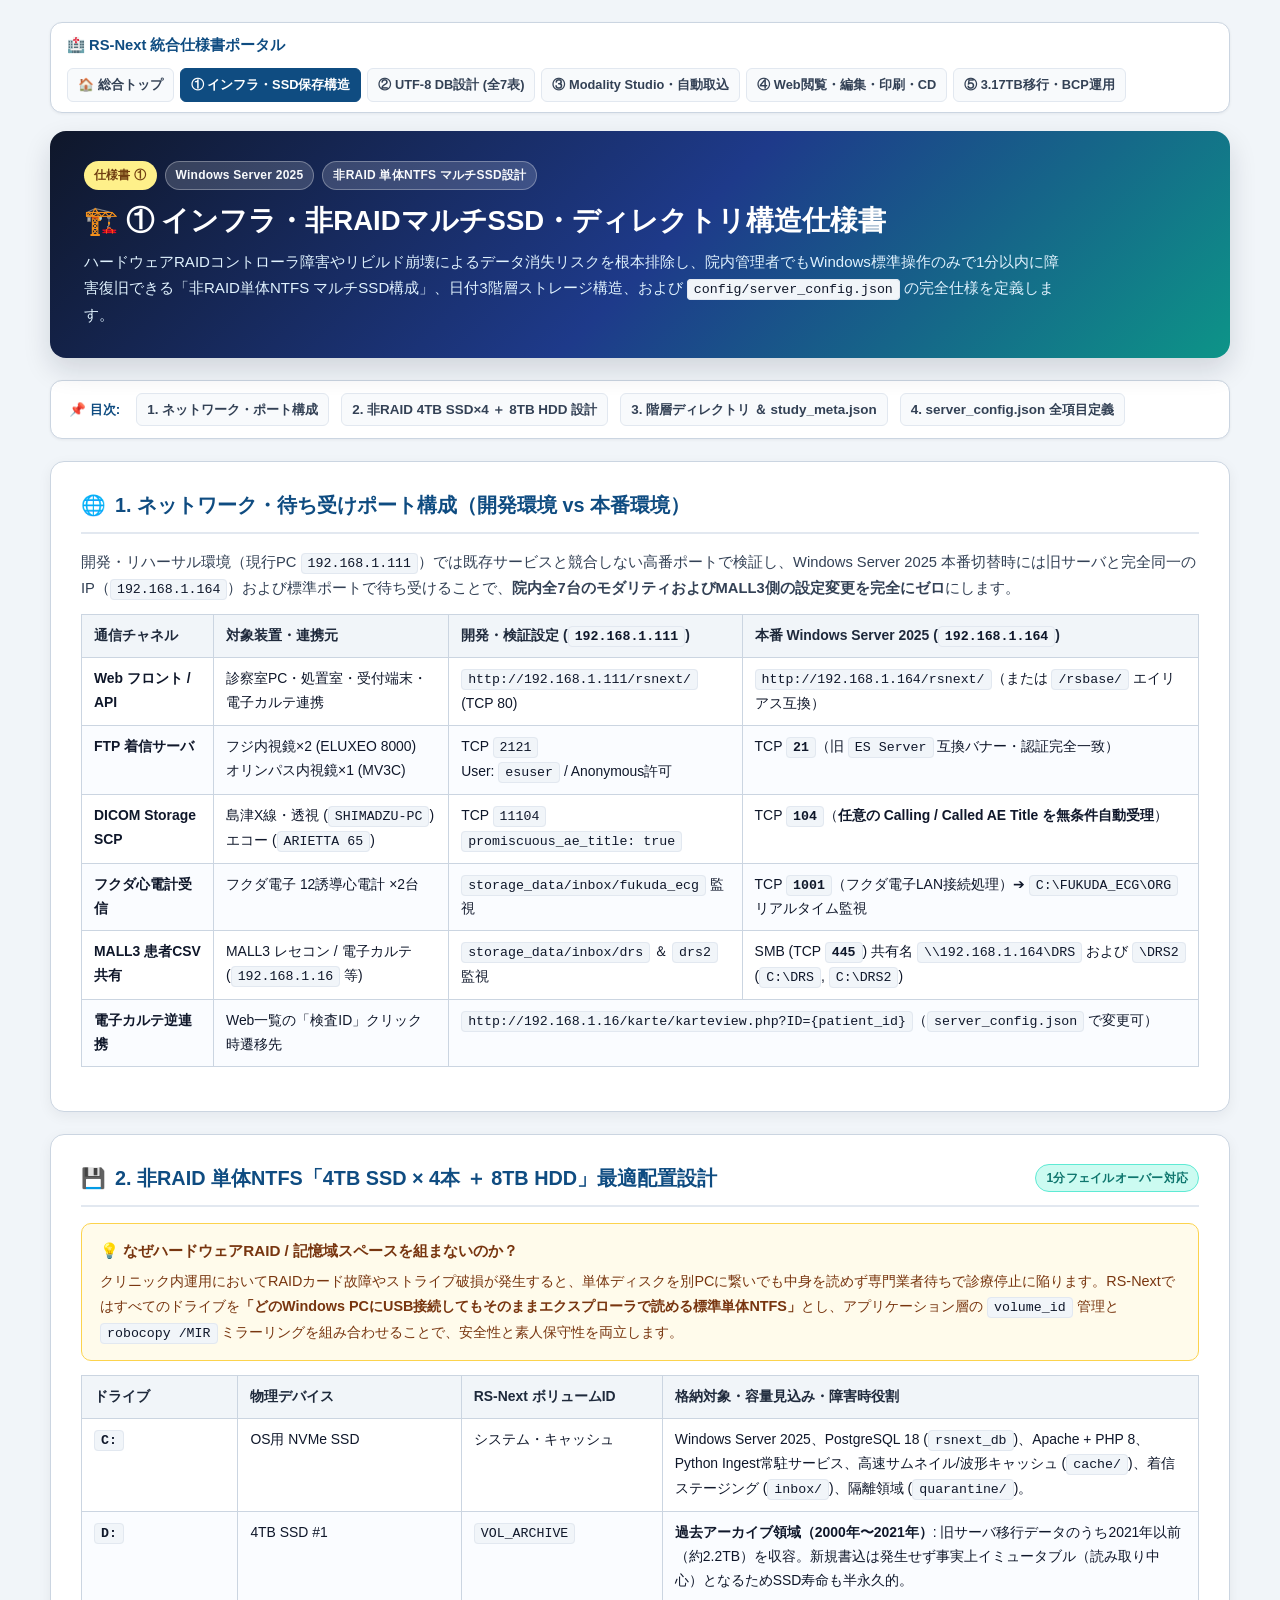
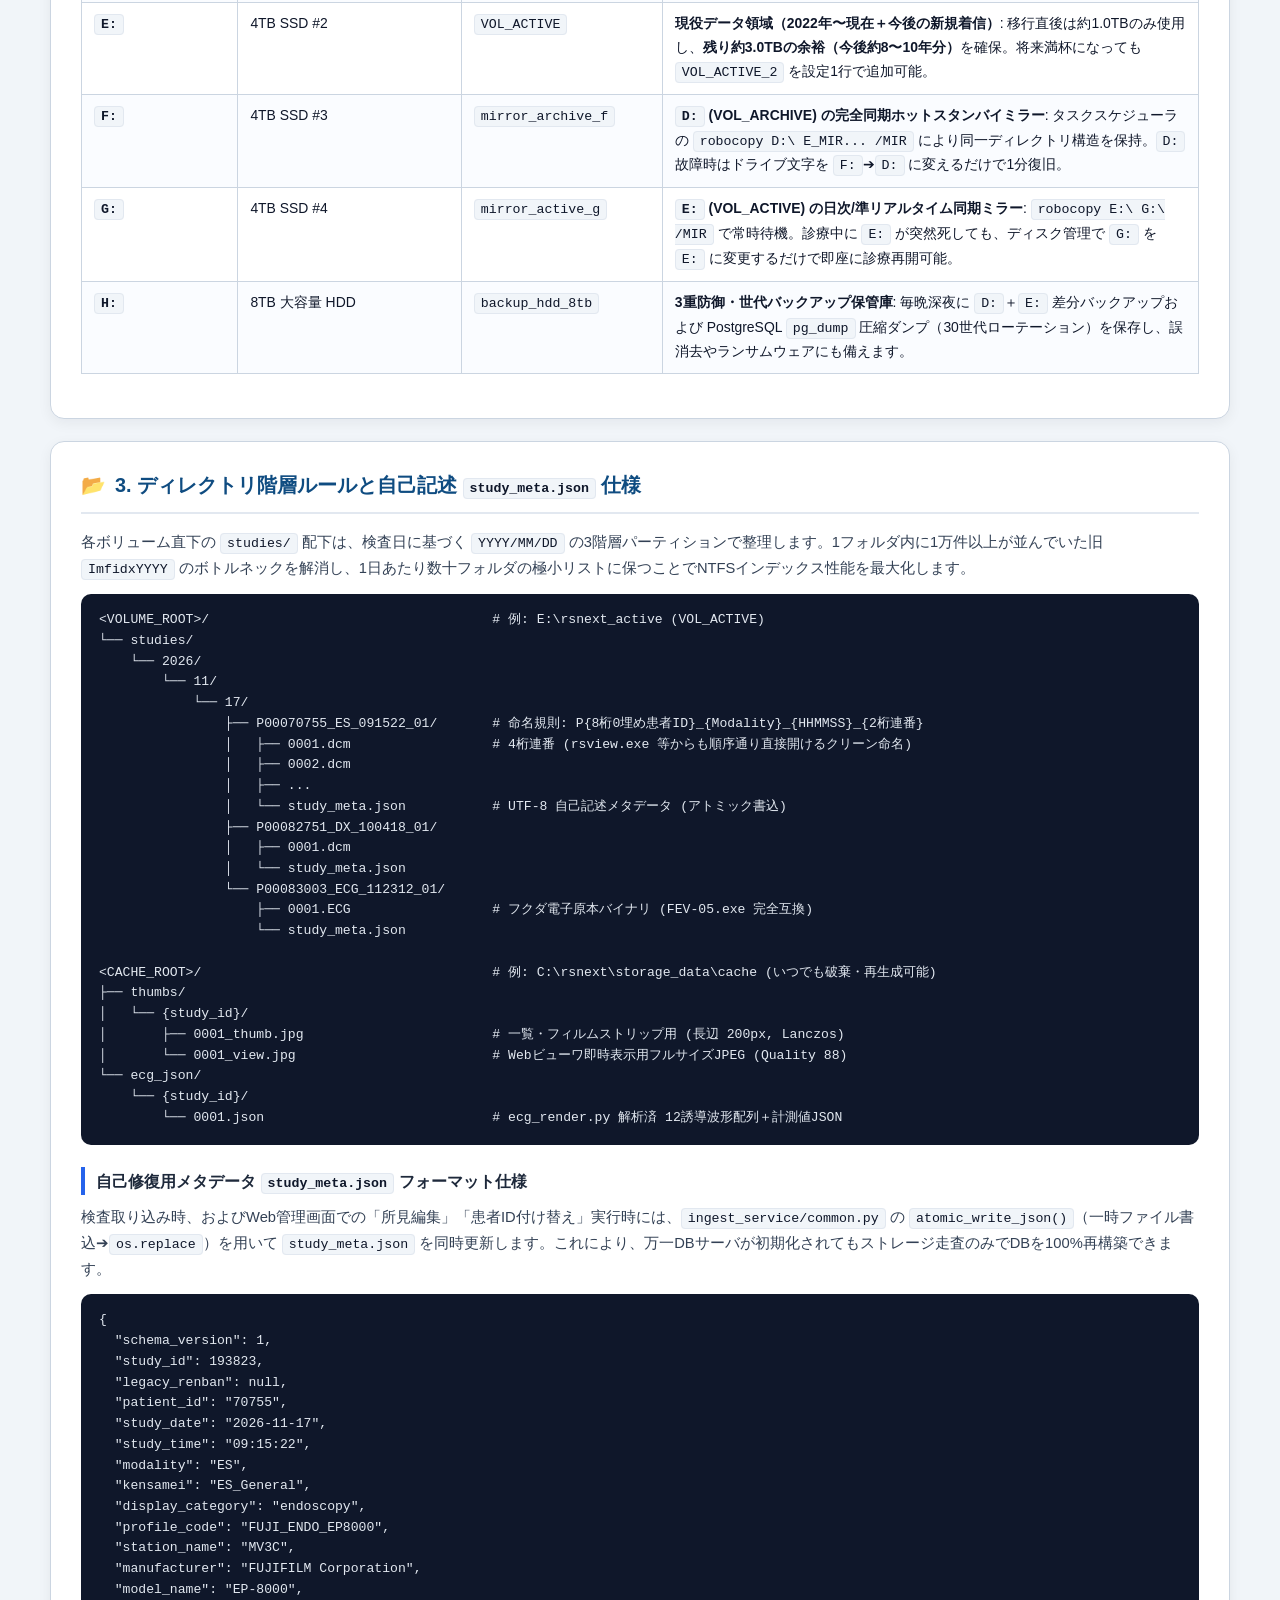
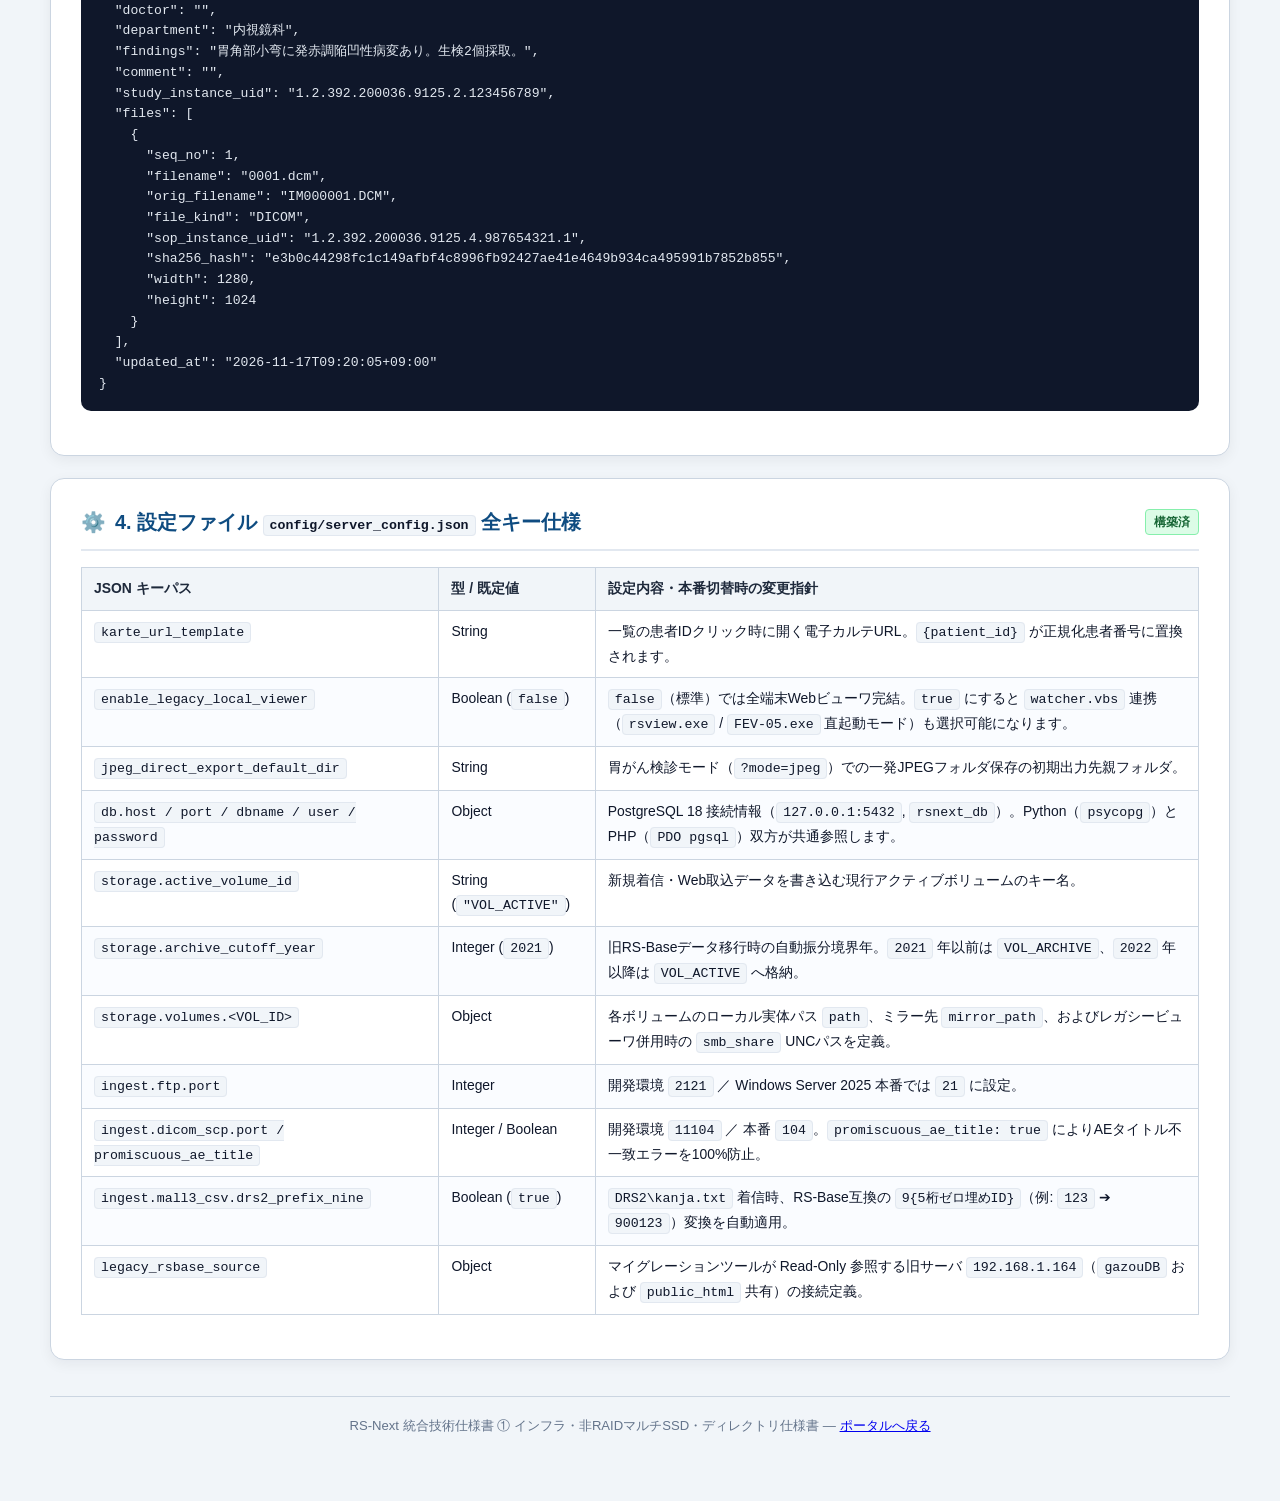
<file: 仕様書/architecture_storage_spec.html>
<!DOCTYPE html>
<html lang="ja">
<head>
    <meta charset="UTF-8">
    <meta name="viewport" content="width=device-width, initial-scale=1.0">
    <title>① インフラ・非RAIDマルチSSD・ディレクトリ仕様書 | RS-Next</title>
    <link rel="stylesheet" href="spec_common.css">
</head>
<body>
<div class="container">

    <nav class="top-nav">
        <a href="index.html" class="top-nav-brand">🏥 RS-Next 統合仕様書ポータル</a>
        <div class="top-nav-links">
            <a href="index.html">🏠 総合トップ</a>
            <a href="architecture_storage_spec.html" class="active">① インフラ・SSD保存構造</a>
            <a href="db_schema_spec.html">② UTF-8 DB設計 (全7表)</a>
            <a href="modality_studio_ingest_spec.html">③ Modality Studio・自動取込</a>
            <a href="web_viewer_output_spec.html">④ Web閲覧・編集・印刷・CD</a>
            <a href="migration_operation_spec.html">⑤ 3.17TB移行・BCP運用</a>
        </div>
    </nav>

    <header class="hero">
        <div class="hero-badges">
            <span class="badge badge-gold">仕様書 ①</span>
            <span class="badge badge-glass">Windows Server 2025</span>
            <span class="badge badge-glass">非RAID 単体NTFS マルチSSD設計</span>
        </div>
        <h1>🏗️ ① インフラ・非RAIDマルチSSD・ディレクトリ構造仕様書</h1>
        <p>
            ハードウェアRAIDコントローラ障害やリビルド崩壊によるデータ消失リスクを根本排除し、院内管理者でもWindows標準操作のみで1分以内に障害復旧できる「非RAID単体NTFS マルチSSD構成」、日付3階層ストレージ構造、および <code>config/server_config.json</code> の完全仕様を定義します。
        </p>
    </header>

    <div class="toc-bar">
        <strong>📌 目次:</strong>
        <a href="#sec-net">1. ネットワーク・ポート構成</a>
        <a href="#sec-ssd">2. 非RAID 4TB SSD×4 ＋ 8TB HDD 設計</a>
        <a href="#sec-layout">3. 階層ディレクトリ ＆ study_meta.json</a>
        <a href="#sec-config">4. server_config.json 全項目定義</a>
    </div>

    <!-- 1. ネットワーク・ポート構成 -->
    <section class="card" id="sec-net">
        <div class="sec-title">
            <div class="sec-title-left"><span>🌐</span><span>1. ネットワーク・待ち受けポート構成（開発環境 vs 本番環境）</span></div>
        </div>
        <p>
            開発・リハーサル環境（現行PC <code>192.168.1.111</code>）では既存サービスと競合しない高番ポートで検証し、Windows Server 2025 本番切替時には旧サーバと完全同一のIP（<code>192.168.1.164</code>）および標準ポートで待ち受けることで、<strong>院内全7台のモダリティおよびMALL3側の設定変更を完全にゼロ</strong>にします。
        </p>

        <div class="table-wrap">
            <table>
                <thead>
                    <tr>
                        <th>通信チャネル</th>
                        <th>対象装置・連携元</th>
                        <th>開発・検証設定 (<code>192.168.1.111</code>)</th>
                        <th>本番 Windows Server 2025 (<code>192.168.1.164</code>)</th>
                    </tr>
                </thead>
                <tbody>
                    <tr>
                        <td><strong>Web フロント / API</strong></td>
                        <td>診察室PC・処置室・受付端末・電子カルテ連携</td>
                        <td><code>http://192.168.1.111/rsnext/</code> (TCP 80)</td>
                        <td><code>http://192.168.1.164/rsnext/</code>（または <code>/rsbase/</code> エイリアス互換）</td>
                    </tr>
                    <tr>
                        <td><strong>FTP 着信サーバ</strong></td>
                        <td>フジ内視鏡×2 (ELUXEO 8000)<br>オリンパス内視鏡×1 (MV3C)</td>
                        <td>TCP <code>2121</code><br>User: <code>esuser</code> / Anonymous許可</td>
                        <td>TCP <strong><code>21</code></strong>（旧 <code>ES Server</code> 互換バナー・認証完全一致）</td>
                    </tr>
                    <tr>
                        <td><strong>DICOM Storage SCP</strong></td>
                        <td>島津X線・透視 (<code>SHIMADZU-PC</code>)<br>エコー (<code>ARIETTA 65</code>)</td>
                        <td>TCP <code>11104</code><br><code>promiscuous_ae_title: true</code></td>
                        <td>TCP <strong><code>104</code></strong>（<strong>任意の Calling / Called AE Title を無条件自動受理</strong>）</td>
                    </tr>
                    <tr>
                        <td><strong>フクダ心電計受信</strong></td>
                        <td>フクダ電子 12誘導心電計 ×2台</td>
                        <td><code>storage_data/inbox/fukuda_ecg</code> 監視</td>
                        <td>TCP <strong><code>1001</code></strong>（フクダ電子LAN接続処理）➔ <code>C:\FUKUDA_ECG\ORG</code> リアルタイム監視</td>
                    </tr>
                    <tr>
                        <td><strong>MALL3 患者CSV共有</strong></td>
                        <td>MALL3 レセコン / 電子カルテ (<code>192.168.1.16</code> 等)</td>
                        <td><code>storage_data/inbox/drs</code> ＆ <code>drs2</code> 監視</td>
                        <td>SMB (TCP <strong><code>445</code></strong>) 共有名 <code>\\192.168.1.164\DRS</code> および <code>\DRS2</code> (<code>C:\DRS</code>, <code>C:\DRS2</code>)</td>
                    </tr>
                    <tr>
                        <td><strong>電子カルテ逆連携</strong></td>
                        <td>Web一覧の「検査ID」クリック時遷移先</td>
                        <td colspan="2"><code>http://192.168.1.16/karte/karteview.php?ID={patient_id}</code>（<code>server_config.json</code> で変更可）</td>
                    </tr>
                </tbody>
            </table>
        </div>
    </section>

    <!-- 2. 非RAID マルチSSD構成 -->
    <section class="card" id="sec-ssd">
        <div class="sec-title">
            <div class="sec-title-left"><span>💾</span><span>2. 非RAID 単体NTFS「4TB SSD × 4本 ＋ 8TB HDD」最適配置設計</span></div>
            <span class="badge badge-teal">1分フェイルオーバー対応</span>
        </div>

        <div class="alert alert-warn">
            <div class="alert-title">💡 なぜハードウェアRAID / 記憶域スペースを組まないのか？</div>
            クリニック内運用においてRAIDカード故障やストライプ破損が発生すると、単体ディスクを別PCに繋いでも中身を読めず専門業者待ちで診療停止に陥ります。RS-Nextではすべてのドライブを<strong>「どのWindows PCにUSB接続してもそのままエクスプローラで読める標準単体NTFS」</strong>とし、アプリケーション層の <code>volume_id</code> 管理と <code>robocopy /MIR</code> ミラーリングを組み合わせることで、安全性と素人保守性を両立します。
        </div>

        <div class="table-wrap">
            <table>
                <thead>
                    <tr>
                        <th style="width:14%;">ドライブ</th>
                        <th style="width:20%;">物理デバイス</th>
                        <th style="width:18%;">RS-Next ボリュームID</th>
                        <th>格納対象・容量見込み・障害時役割</th>
                    </tr>
                </thead>
                <tbody>
                    <tr>
                        <td><strong><code>C:</code></strong></td>
                        <td>OS用 NVMe SSD</td>
                        <td>システム・キャッシュ</td>
                        <td>Windows Server 2025、PostgreSQL 18 (<code>rsnext_db</code>)、Apache + PHP 8、Python Ingest常駐サービス、高速サムネイル/波形キャッシュ (<code>cache/</code>)、着信ステージング (<code>inbox/</code>)、隔離領域 (<code>quarantine/</code>)。</td>
                    </tr>
                    <tr>
                        <td><strong><code>D:</code></strong></td>
                        <td>4TB SSD #1</td>
                        <td><code>VOL_ARCHIVE</code></td>
                        <td><strong>過去アーカイブ領域（2000年〜2021年）</strong>: 旧サーバ移行データのうち2021年以前（約2.2TB）を収容。新規書込は発生せず事実上イミュータブル（読み取り中心）となるためSSD寿命も半永久的。</td>
                    </tr>
                    <tr>
                        <td><strong><code>E:</code></strong></td>
                        <td>4TB SSD #2</td>
                        <td><code>VOL_ACTIVE</code></td>
                        <td><strong>現役データ領域（2022年〜現在＋今後の新規着信）</strong>: 移行直後は約1.0TBのみ使用し、<strong>残り約3.0TBの余裕（今後約8〜10年分）</strong>を確保。将来満杯になっても <code>VOL_ACTIVE_2</code> を設定1行で追加可能。</td>
                    </tr>
                    <tr>
                        <td><strong><code>F:</code></strong></td>
                        <td>4TB SSD #3</td>
                        <td><code>mirror_archive_f</code></td>
                        <td><strong><code>D:</code> (VOL_ARCHIVE) の完全同期ホットスタンバイミラー</strong>: タスクスケジューラの <code>robocopy D:\ E_MIR... /MIR</code> により同一ディレクトリ構造を保持。<code>D:</code> 故障時はドライブ文字を <code>F:</code>➔<code>D:</code> に変えるだけで1分復旧。</td>
                    </tr>
                    <tr>
                        <td><strong><code>G:</code></strong></td>
                        <td>4TB SSD #4</td>
                        <td><code>mirror_active_g</code></td>
                        <td><strong><code>E:</code> (VOL_ACTIVE) の日次/準リアルタイム同期ミラー</strong>: <code>robocopy E:\ G:\ /MIR</code> で常時待機。診療中に <code>E:</code> が突然死しても、ディスク管理で <code>G:</code> を <code>E:</code> に変更するだけで即座に診療再開可能。</td>
                    </tr>
                    <tr>
                        <td><strong><code>H:</code></strong></td>
                        <td>8TB 大容量 HDD</td>
                        <td><code>backup_hdd_8tb</code></td>
                        <td><strong>3重防御・世代バックアップ保管庫</strong>: 毎晩深夜に <code>D:</code>＋<code>E:</code> 差分バックアップおよび PostgreSQL <code>pg_dump</code> 圧縮ダンプ（30世代ローテーション）を保存し、誤消去やランサムウェアにも備えます。</td>
                    </tr>
                </tbody>
            </table>
        </div>
    </section>

    <!-- 3. 階層ディレクトリ & study_meta.json -->
    <section class="card" id="sec-layout">
        <div class="sec-title">
            <div class="sec-title-left"><span>📂</span><span>3. ディレクトリ階層ルールと自己記述 <code>study_meta.json</code> 仕様</span></div>
        </div>

        <p>
            各ボリューム直下の <code>studies/</code> 配下は、検査日に基づく <code>YYYY/MM/DD</code> の3階層パーティションで整理します。1フォルダ内に1万件以上が並んでいた旧 <code>ImfidxYYYY</code> のボトルネックを解消し、1日あたり数十フォルダの極小リストに保つことでNTFSインデックス性能を最大化します。
        </p>

        <pre><code>&lt;VOLUME_ROOT&gt;/                                    # 例: E:\rsnext_active (VOL_ACTIVE)
└── studies/
    └── 2026/
        └── 11/
            └── 17/
                ├── P00070755_ES_091522_01/       # 命名規則: P{8桁0埋め患者ID}_{Modality}_{HHMMSS}_{2桁連番}
                │   ├── 0001.dcm                  # 4桁連番 (rsview.exe 等からも順序通り直接開けるクリーン命名)
                │   ├── 0002.dcm
                │   ├── ...
                │   └── study_meta.json           # UTF-8 自己記述メタデータ (アトミック書込)
                ├── P00082751_DX_100418_01/
                │   ├── 0001.dcm
                │   └── study_meta.json
                └── P00083003_ECG_112312_01/
                    ├── 0001.ECG                  # フクダ電子原本バイナリ (FEV-05.exe 完全互換)
                    └── study_meta.json

&lt;CACHE_ROOT&gt;/                                     # 例: C:\rsnext\storage_data\cache (いつでも破棄・再生成可能)
├── thumbs/
│   └── {study_id}/
│       ├── 0001_thumb.jpg                        # 一覧・フィルムストリップ用 (長辺 200px, Lanczos)
│       └── 0001_view.jpg                         # Webビューワ即時表示用フルサイズJPEG (Quality 88)
└── ecg_json/
    └── {study_id}/
        └── 0001.json                             # ecg_render.py 解析済 12誘導波形配列＋計測値JSON</code></pre>

        <div class="sub-title">自己修復用メタデータ <code>study_meta.json</code> フォーマット仕様</div>
        <p>
            検査取り込み時、およびWeb管理画面での「所見編集」「患者ID付け替え」実行時には、<code>ingest_service/common.py</code> の <code>atomic_write_json()</code>（一時ファイル書込➔<code>os.replace</code>）を用いて <code>study_meta.json</code> を同時更新します。これにより、万一DBサーバが初期化されてもストレージ走査のみでDBを100%再構築できます。
        </p>
        <pre><code>{
  "schema_version": 1,
  "study_id": 193823,
  "legacy_renban": null,
  "patient_id": "70755",
  "study_date": "2026-11-17",
  "study_time": "09:15:22",
  "modality": "ES",
  "kensamei": "ES_General",
  "display_category": "endoscopy",
  "profile_code": "FUJI_ENDO_EP8000",
  "station_name": "MV3C",
  "manufacturer": "FUJIFILM Corporation",
  "model_name": "EP-8000",
  "doctor": "",
  "department": "内視鏡科",
  "findings": "胃角部小弯に発赤調陥凹性病変あり。生検2個採取。",
  "comment": "",
  "study_instance_uid": "1.2.392.200036.9125.2.123456789",
  "files": [
    {
      "seq_no": 1,
      "filename": "0001.dcm",
      "orig_filename": "IM000001.DCM",
      "file_kind": "DICOM",
      "sop_instance_uid": "1.2.392.200036.9125.4.987654321.1",
      "sha256_hash": "e3b0c44298fc1c149afbf4c8996fb92427ae41e4649b934ca495991b7852b855",
      "width": 1280,
      "height": 1024
    }
  ],
  "updated_at": "2026-11-17T09:20:05+09:00"
}</code></pre>
    </section>

    <!-- 4. server_config.json 全項目リファレンス -->
    <section class="card" id="sec-config">
        <div class="sec-title">
            <div class="sec-title-left"><span>⚙️</span><span>4. 設定ファイル <code>config/server_config.json</code> 全キー仕様</span></div>
            <span class="status-done">構築済</span>
        </div>

        <div class="table-wrap">
            <table>
                <thead>
                    <tr>
                        <th style="width:32%;">JSON キーパス</th>
                        <th style="width:14%;">型 / 既定値</th>
                        <th>設定内容・本番切替時の変更指針</th>
                    </tr>
                </thead>
                <tbody>
                    <tr>
                        <td><code>karte_url_template</code></td>
                        <td>String</td>
                        <td>一覧の患者IDクリック時に開く電子カルテURL。<code>{patient_id}</code> が正規化患者番号に置換されます。</td>
                    </tr>
                    <tr>
                        <td><code>enable_legacy_local_viewer</code></td>
                        <td>Boolean (<code>false</code>)</td>
                        <td><code>false</code>（標準）では全端末Webビューワ完結。<code>true</code> にすると <code>watcher.vbs</code> 連携（<code>rsview.exe</code> / <code>FEV-05.exe</code> 直起動モード）も選択可能になります。</td>
                    </tr>
                    <tr>
                        <td><code>jpeg_direct_export_default_dir</code></td>
                        <td>String</td>
                        <td>胃がん検診モード（<code>?mode=jpeg</code>）での一発JPEGフォルダ保存の初期出力先親フォルダ。</td>
                    </tr>
                    <tr>
                        <td><code>db.host / port / dbname / user / password</code></td>
                        <td>Object</td>
                        <td>PostgreSQL 18 接続情報（<code>127.0.0.1:5432</code>, <code>rsnext_db</code>）。Python（<code>psycopg</code>）とPHP（<code>PDO pgsql</code>）双方が共通参照します。</td>
                    </tr>
                    <tr>
                        <td><code>storage.active_volume_id</code></td>
                        <td>String (<code>"VOL_ACTIVE"</code>)</td>
                        <td>新規着信・Web取込データを書き込む現行アクティブボリュームのキー名。</td>
                    </tr>
                    <tr>
                        <td><code>storage.archive_cutoff_year</code></td>
                        <td>Integer (<code>2021</code>)</td>
                        <td>旧RS-Baseデータ移行時の自動振分境界年。<code>2021</code> 年以前は <code>VOL_ARCHIVE</code>、<code>2022</code> 年以降は <code>VOL_ACTIVE</code> へ格納。</td>
                    </tr>
                    <tr>
                        <td><code>storage.volumes.&lt;VOL_ID&gt;</code></td>
                        <td>Object</td>
                        <td>各ボリュームのローカル実体パス <code>path</code>、ミラー先 <code>mirror_path</code>、およびレガシービューワ併用時の <code>smb_share</code> UNCパスを定義。</td>
                    </tr>
                    <tr>
                        <td><code>ingest.ftp.port</code></td>
                        <td>Integer</td>
                        <td>開発環境 <code>2121</code> ／ Windows Server 2025 本番では <code>21</code> に設定。</td>
                    </tr>
                    <tr>
                        <td><code>ingest.dicom_scp.port / promiscuous_ae_title</code></td>
                        <td>Integer / Boolean</td>
                        <td>開発環境 <code>11104</code> ／ 本番 <code>104</code>。<code>promiscuous_ae_title: true</code> によりAEタイトル不一致エラーを100%防止。</td>
                    </tr>
                    <tr>
                        <td><code>ingest.mall3_csv.drs2_prefix_nine</code></td>
                        <td>Boolean (<code>true</code>)</td>
                        <td><code>DRS2\kanja.txt</code> 着信時、RS-Base互換の <code>9{5桁ゼロ埋めID}</code>（例: <code>123</code> ➔ <code>900123</code>）変換を自動適用。</td>
                    </tr>
                    <tr>
                        <td><code>legacy_rsbase_source</code></td>
                        <td>Object</td>
                        <td>マイグレーションツールが Read-Only 参照する旧サーバ <code>192.168.1.164</code>（<code>gazouDB</code> および <code>public_html</code> 共有）の接続定義。</td>
                    </tr>
                </tbody>
            </table>
        </div>
    </section>

    <footer class="footer">
        RS-Next 統合技術仕様書 ① インフラ・非RAIDマルチSSD・ディレクトリ仕様書 — <a href="index.html">ポータルへ戻る</a>
    </footer>

</div>
</body>
</html>
</file>
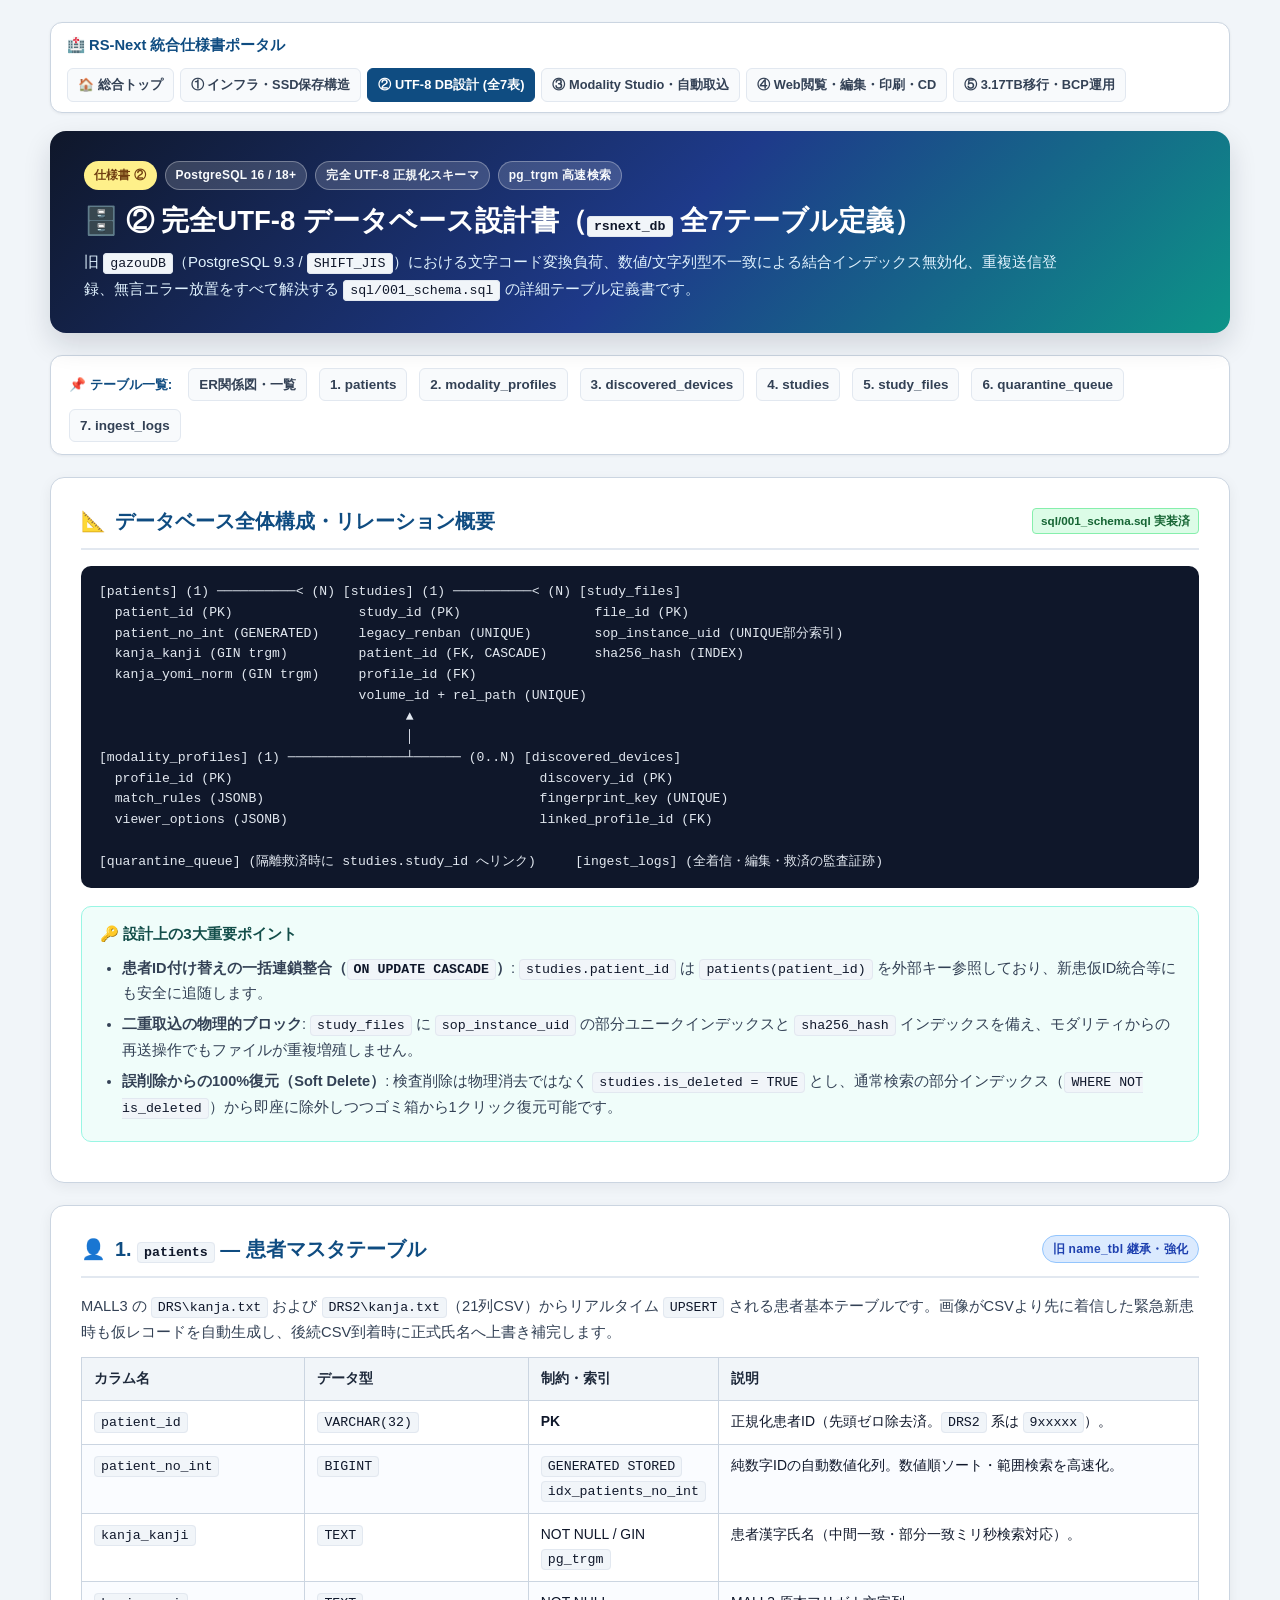
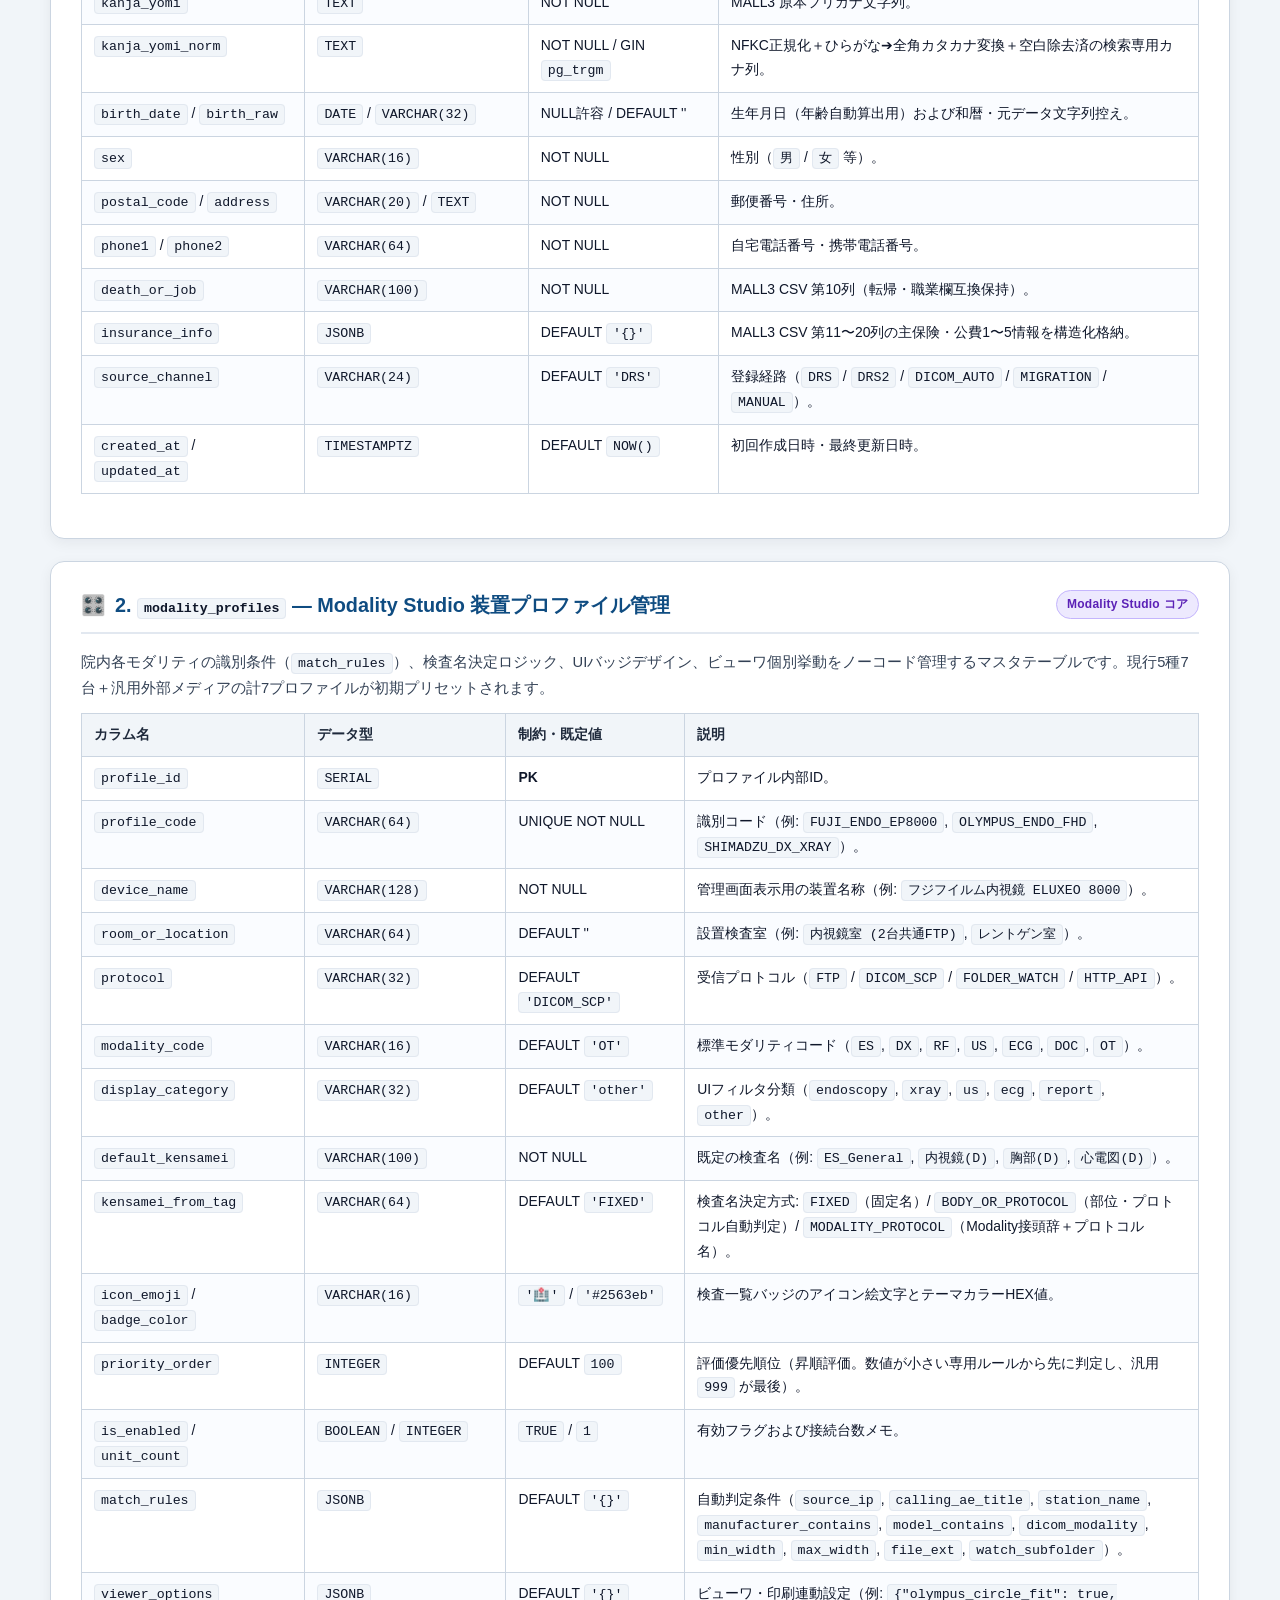
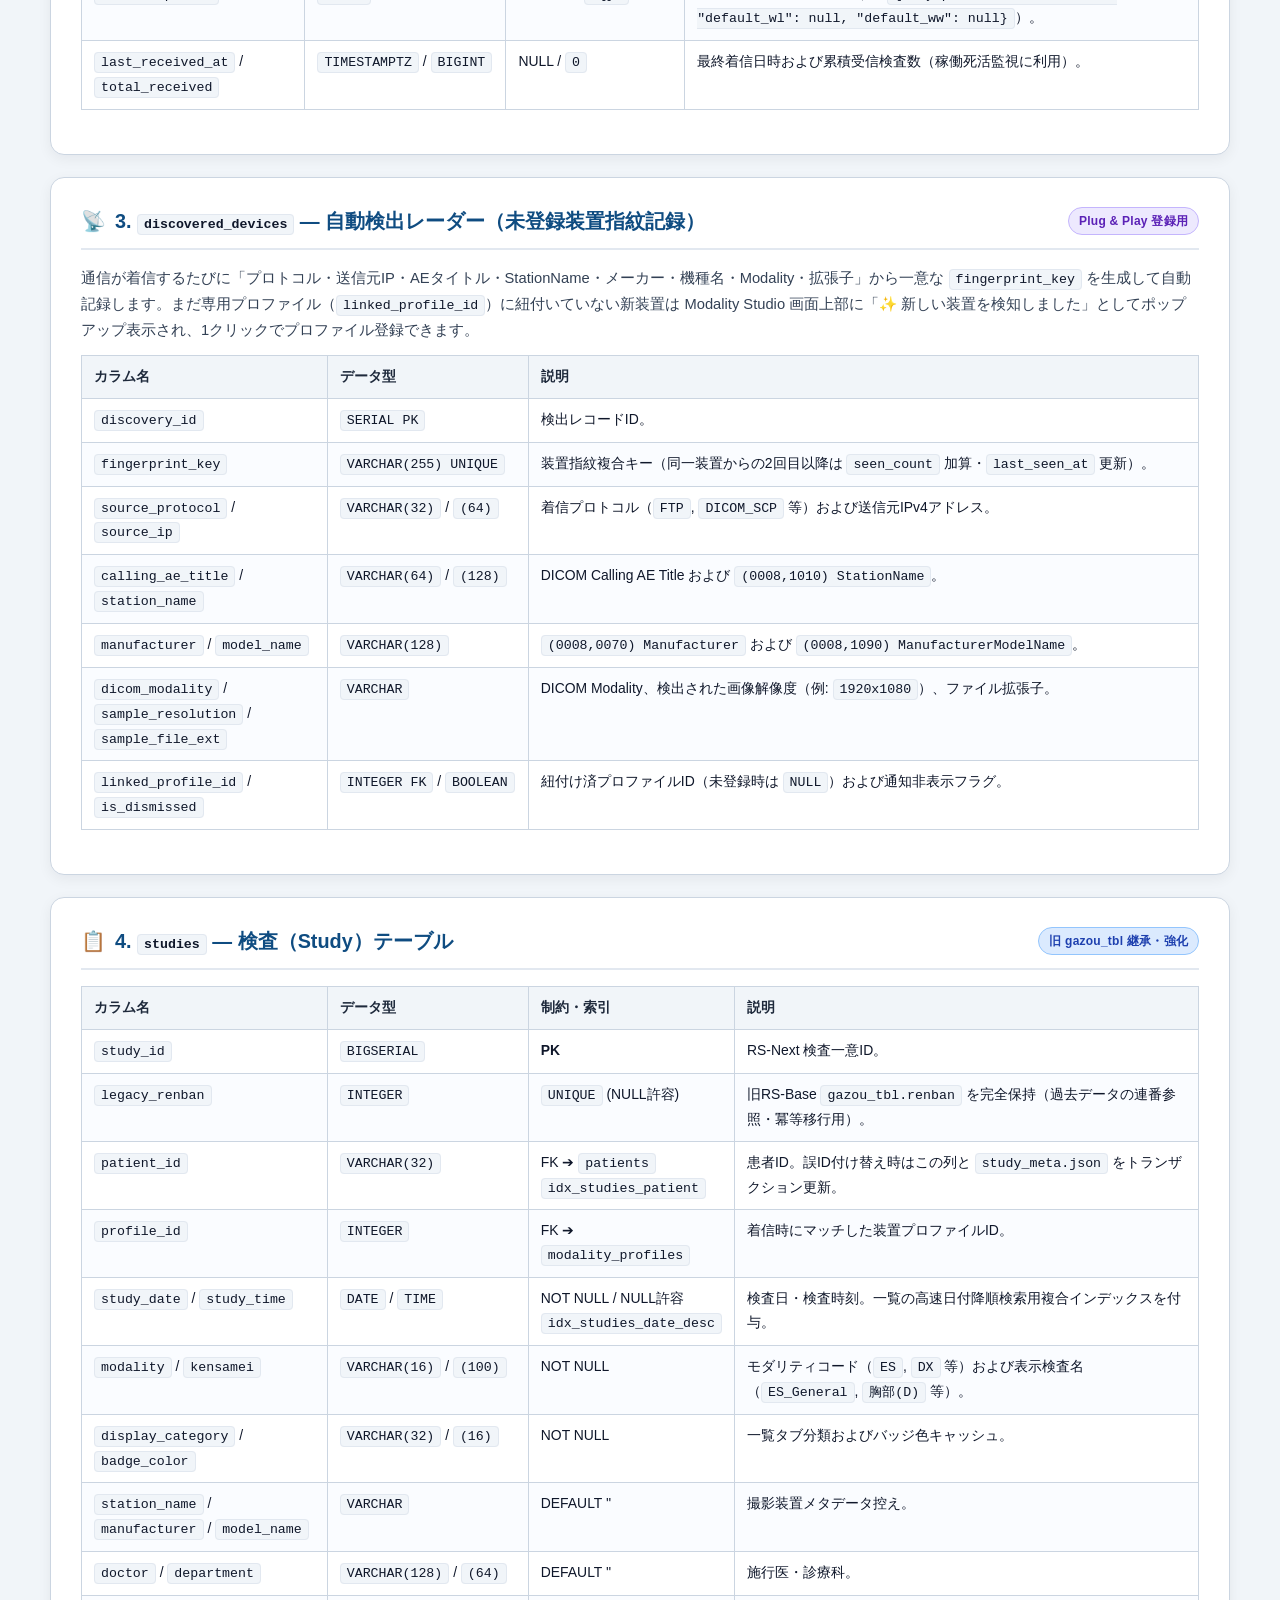
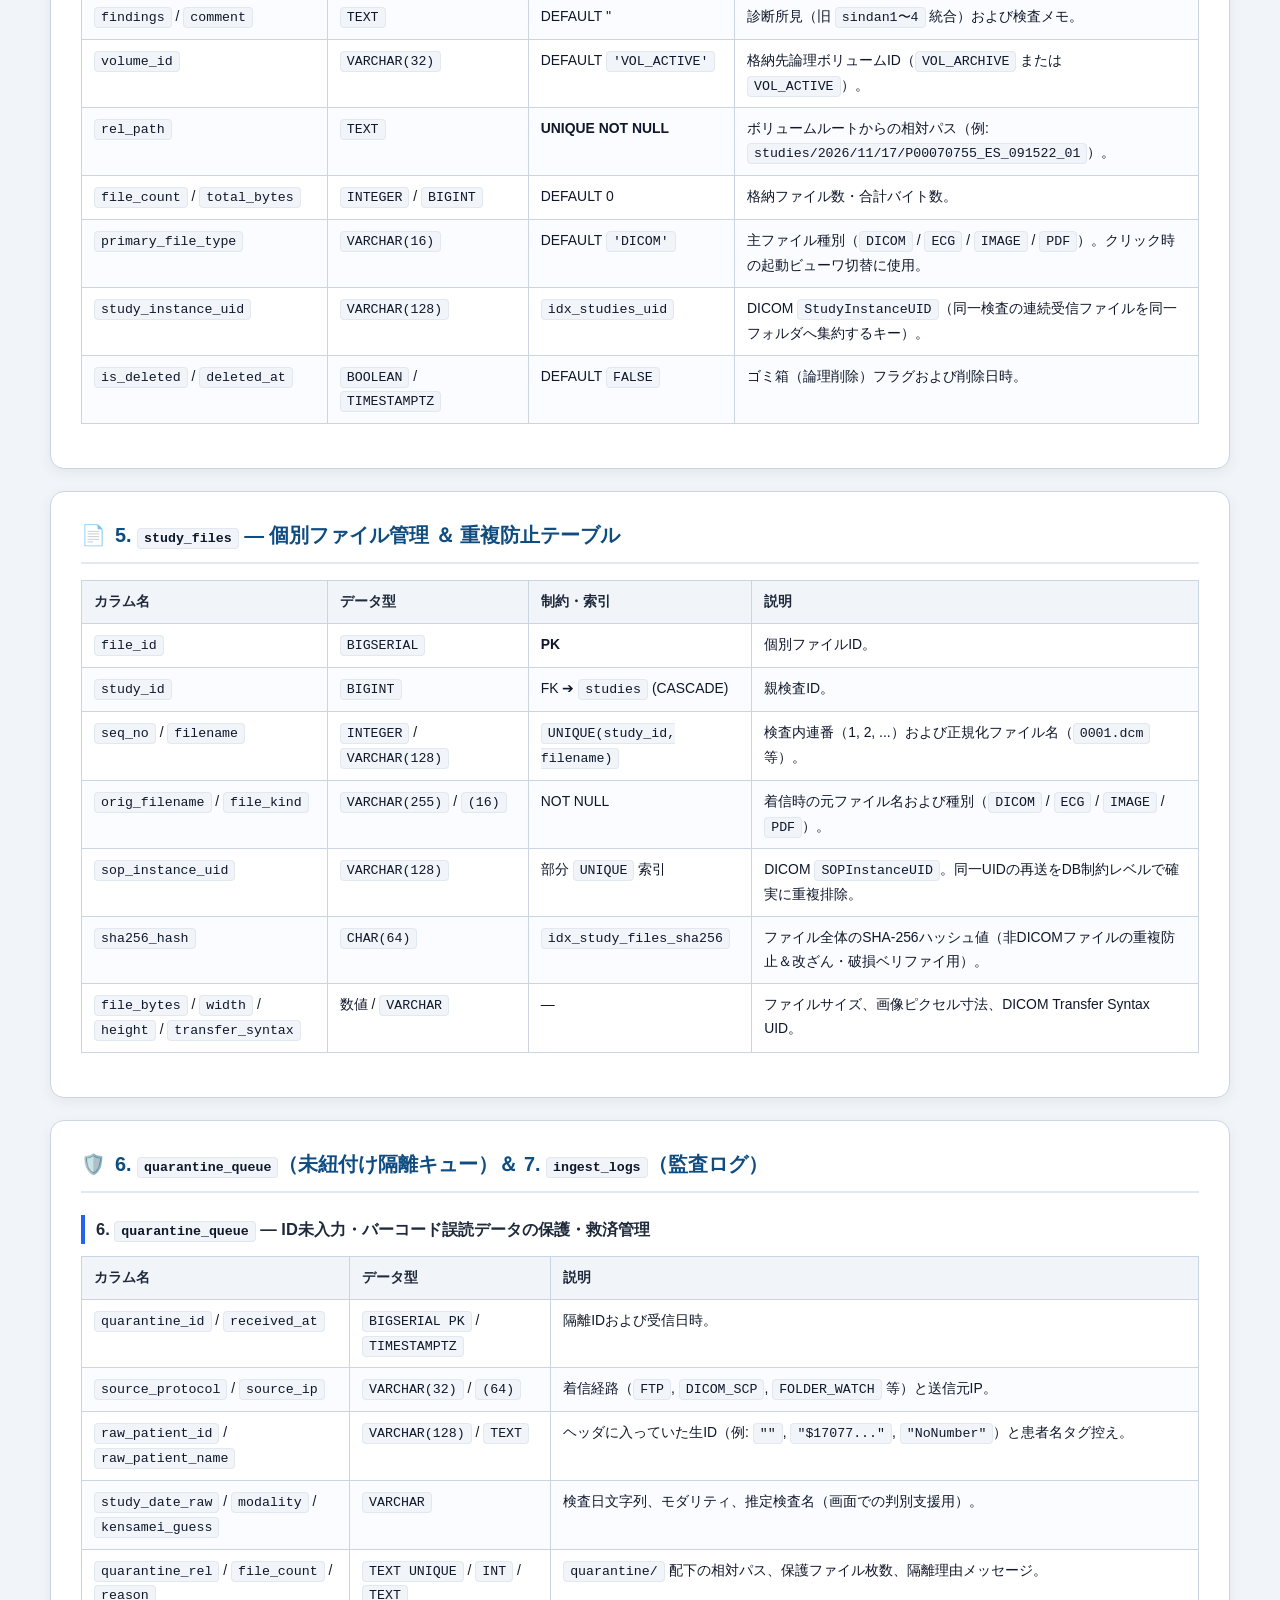
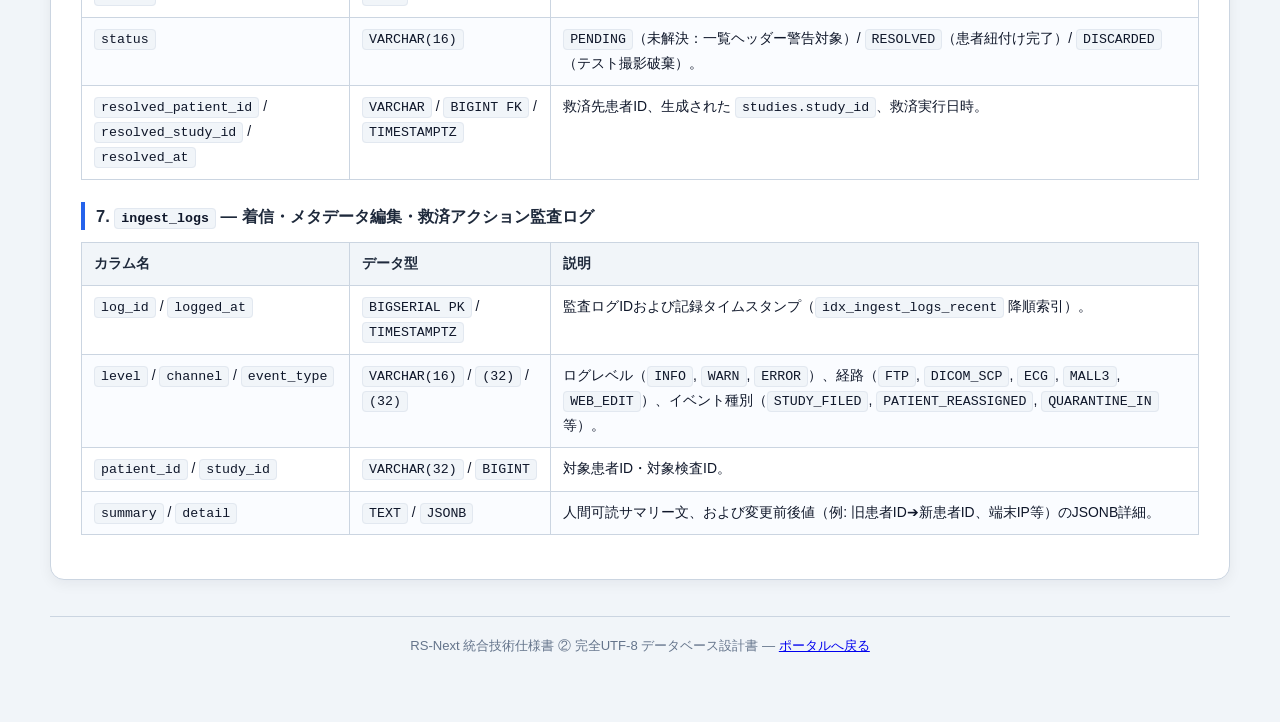
<file: 仕様書/db_schema_spec.html>
<!DOCTYPE html>
<html lang="ja">
<head>
    <meta charset="UTF-8">
    <meta name="viewport" content="width=device-width, initial-scale=1.0">
    <title>② 完全UTF-8 データベース設計書（PostgreSQL 18） | RS-Next</title>
    <link rel="stylesheet" href="spec_common.css">
</head>
<body>
<div class="container">

    <nav class="top-nav">
        <a href="index.html" class="top-nav-brand">🏥 RS-Next 統合仕様書ポータル</a>
        <div class="top-nav-links">
            <a href="index.html">🏠 総合トップ</a>
            <a href="architecture_storage_spec.html">① インフラ・SSD保存構造</a>
            <a href="db_schema_spec.html" class="active">② UTF-8 DB設計 (全7表)</a>
            <a href="modality_studio_ingest_spec.html">③ Modality Studio・自動取込</a>
            <a href="web_viewer_output_spec.html">④ Web閲覧・編集・印刷・CD</a>
            <a href="migration_operation_spec.html">⑤ 3.17TB移行・BCP運用</a>
        </div>
    </nav>

    <header class="hero">
        <div class="hero-badges">
            <span class="badge badge-gold">仕様書 ②</span>
            <span class="badge badge-glass">PostgreSQL 16 / 18+</span>
            <span class="badge badge-glass">完全 UTF-8 正規化スキーマ</span>
            <span class="badge badge-glass">pg_trgm 高速検索</span>
        </div>
        <h1>🗄️ ② 完全UTF-8 データベース設計書（<code>rsnext_db</code> 全7テーブル定義）</h1>
        <p>
            旧 <code>gazouDB</code>（PostgreSQL 9.3 / <code>SHIFT_JIS</code>）における文字コード変換負荷、数値/文字列型不一致による結合インデックス無効化、重複送信登録、無言エラー放置をすべて解決する <code>sql/001_schema.sql</code> の詳細テーブル定義書です。
        </p>
    </header>

    <div class="toc-bar">
        <strong>📌 テーブル一覧:</strong>
        <a href="#sec-er">ER関係図・一覧</a>
        <a href="#tbl-patients">1. patients</a>
        <a href="#tbl-profiles">2. modality_profiles</a>
        <a href="#tbl-discovered">3. discovered_devices</a>
        <a href="#tbl-studies">4. studies</a>
        <a href="#tbl-files">5. study_files</a>
        <a href="#tbl-quarantine">6. quarantine_queue</a>
        <a href="#tbl-logs">7. ingest_logs</a>
    </div>

    <!-- ER概要 -->
    <section class="card" id="sec-er">
        <div class="sec-title">
            <div class="sec-title-left"><span>📐</span><span>データベース全体構成・リレーション概要</span></div>
            <span class="status-done">sql/001_schema.sql 実装済</span>
        </div>

        <pre><code>[patients] (1) ──────────&lt; (N) [studies] (1) ──────────&lt; (N) [study_files]
  patient_id (PK)                study_id (PK)                 file_id (PK)
  patient_no_int (GENERATED)     legacy_renban (UNIQUE)        sop_instance_uid (UNIQUE部分索引)
  kanja_kanji (GIN trgm)         patient_id (FK, CASCADE)      sha256_hash (INDEX)
  kanja_yomi_norm (GIN trgm)     profile_id (FK)
                                 volume_id + rel_path (UNIQUE)
                                       ▲
                                       │
[modality_profiles] (1) ───────────────┴────── (0..N) [discovered_devices]
  profile_id (PK)                                       discovery_id (PK)
  match_rules (JSONB)                                   fingerprint_key (UNIQUE)
  viewer_options (JSONB)                                linked_profile_id (FK)

[quarantine_queue] (隔離救済時に studies.study_id へリンク)     [ingest_logs] (全着信・編集・救済の監査証跡)</code></pre>

        <div class="alert alert-teal">
            <div class="alert-title">🔑 設計上の3大重要ポイント</div>
            <ul style="margin-bottom:0;">
                <li><strong>患者ID付け替えの一括連鎖整合（<code>ON UPDATE CASCADE</code>）</strong>: <code>studies.patient_id</code> は <code>patients(patient_id)</code> を外部キー参照しており、新患仮ID統合等にも安全に追随します。</li>
                <li><strong>二重取込の物理的ブロック</strong>: <code>study_files</code> に <code>sop_instance_uid</code> の部分ユニークインデックスと <code>sha256_hash</code> インデックスを備え、モダリティからの再送操作でもファイルが重複増殖しません。</li>
                <li><strong>誤削除からの100%復元（Soft Delete）</strong>: 検査削除は物理消去ではなく <code>studies.is_deleted = TRUE</code> とし、通常検索の部分インデックス（<code>WHERE NOT is_deleted</code>）から即座に除外しつつゴミ箱から1クリック復元可能です。</li>
            </ul>
        </div>
    </section>

    <!-- 1. patients -->
    <section class="card" id="tbl-patients">
        <div class="sec-title">
            <div class="sec-title-left"><span>👤</span><span>1. <code>patients</code> — 患者マスタテーブル</span></div>
            <span class="badge badge-blue">旧 name_tbl 継承・強化</span>
        </div>
        <p>MALL3 の <code>DRS\kanja.txt</code> および <code>DRS2\kanja.txt</code>（21列CSV）からリアルタイム <code>UPSERT</code> される患者基本テーブルです。画像がCSVより先に着信した緊急新患時も仮レコードを自動生成し、後続CSV到着時に正式氏名へ上書き補完します。</p>
        <div class="table-wrap">
            <table>
                <thead>
                    <tr><th style="width:20%;">カラム名</th><th style="width:20%;">データ型</th><th style="width:16%;">制約・索引</th><th>説明</th></tr>
                </thead>
                <tbody>
                    <tr><td><code>patient_id</code></td><td><code>VARCHAR(32)</code></td><td><strong>PK</strong></td><td>正規化患者ID（先頭ゼロ除去済。<code>DRS2</code> 系は <code>9xxxxx</code>）。</td></tr>
                    <tr><td><code>patient_no_int</code></td><td><code>BIGINT</code></td><td><code>GENERATED STORED</code><br><code>idx_patients_no_int</code></td><td>純数字IDの自動数値化列。数値順ソート・範囲検索を高速化。</td></tr>
                    <tr><td><code>kanja_kanji</code></td><td><code>TEXT</code></td><td>NOT NULL / GIN <code>pg_trgm</code></td><td>患者漢字氏名（中間一致・部分一致ミリ秒検索対応）。</td></tr>
                    <tr><td><code>kanja_yomi</code></td><td><code>TEXT</code></td><td>NOT NULL</td><td>MALL3 原本フリガナ文字列。</td></tr>
                    <tr><td><code>kanja_yomi_norm</code></td><td><code>TEXT</code></td><td>NOT NULL / GIN <code>pg_trgm</code></td><td>NFKC正規化＋ひらがな➔全角カタカナ変換＋空白除去済の検索専用カナ列。</td></tr>
                    <tr><td><code>birth_date</code> / <code>birth_raw</code></td><td><code>DATE</code> / <code>VARCHAR(32)</code></td><td>NULL許容 / DEFAULT ''</td><td>生年月日（年齢自動算出用）および和暦・元データ文字列控え。</td></tr>
                    <tr><td><code>sex</code></td><td><code>VARCHAR(16)</code></td><td>NOT NULL</td><td>性別（<code>男</code> / <code>女</code> 等）。</td></tr>
                    <tr><td><code>postal_code</code> / <code>address</code></td><td><code>VARCHAR(20)</code> / <code>TEXT</code></td><td>NOT NULL</td><td>郵便番号・住所。</td></tr>
                    <tr><td><code>phone1</code> / <code>phone2</code></td><td><code>VARCHAR(64)</code></td><td>NOT NULL</td><td>自宅電話番号・携帯電話番号。</td></tr>
                    <tr><td><code>death_or_job</code></td><td><code>VARCHAR(100)</code></td><td>NOT NULL</td><td>MALL3 CSV 第10列（転帰・職業欄互換保持）。</td></tr>
                    <tr><td><code>insurance_info</code></td><td><code>JSONB</code></td><td>DEFAULT <code>'{}'</code></td><td>MALL3 CSV 第11〜20列の主保険・公費1〜5情報を構造化格納。</td></tr>
                    <tr><td><code>source_channel</code></td><td><code>VARCHAR(24)</code></td><td>DEFAULT <code>'DRS'</code></td><td>登録経路（<code>DRS</code> / <code>DRS2</code> / <code>DICOM_AUTO</code> / <code>MIGRATION</code> / <code>MANUAL</code>）。</td></tr>
                    <tr><td><code>created_at</code> / <code>updated_at</code></td><td><code>TIMESTAMPTZ</code></td><td>DEFAULT <code>NOW()</code></td><td>初回作成日時・最終更新日時。</td></tr>
                </tbody>
            </table>
        </div>
    </section>

    <!-- 2. modality_profiles -->
    <section class="card" id="tbl-profiles">
        <div class="sec-title">
            <div class="sec-title-left"><span>🎛️</span><span>2. <code>modality_profiles</code> — Modality Studio 装置プロファイル管理</span></div>
            <span class="badge badge-purple">Modality Studio コア</span>
        </div>
        <p>院内各モダリティの識別条件（<code>match_rules</code>）、検査名決定ロジック、UIバッジデザイン、ビューワ個別挙動をノーコード管理するマスタテーブルです。現行5種7台＋汎用外部メディアの計7プロファイルが初期プリセットされます。</p>
        <div class="table-wrap">
            <table>
                <thead>
                    <tr><th style="width:20%;">カラム名</th><th style="width:18%;">データ型</th><th style="width:16%;">制約・既定値</th><th>説明</th></tr>
                </thead>
                <tbody>
                    <tr><td><code>profile_id</code></td><td><code>SERIAL</code></td><td><strong>PK</strong></td><td>プロファイル内部ID。</td></tr>
                    <tr><td><code>profile_code</code></td><td><code>VARCHAR(64)</code></td><td>UNIQUE NOT NULL</td><td>識別コード（例: <code>FUJI_ENDO_EP8000</code>, <code>OLYMPUS_ENDO_FHD</code>, <code>SHIMADZU_DX_XRAY</code>）。</td></tr>
                    <tr><td><code>device_name</code></td><td><code>VARCHAR(128)</code></td><td>NOT NULL</td><td>管理画面表示用の装置名称（例: <code>フジフイルム内視鏡 ELUXEO 8000</code>）。</td></tr>
                    <tr><td><code>room_or_location</code></td><td><code>VARCHAR(64)</code></td><td>DEFAULT ''</td><td>設置検査室（例: <code>内視鏡室 (2台共通FTP)</code>, <code>レントゲン室</code>）。</td></tr>
                    <tr><td><code>protocol</code></td><td><code>VARCHAR(32)</code></td><td>DEFAULT <code>'DICOM_SCP'</code></td><td>受信プロトコル（<code>FTP</code> / <code>DICOM_SCP</code> / <code>FOLDER_WATCH</code> / <code>HTTP_API</code>）。</td></tr>
                    <tr><td><code>modality_code</code></td><td><code>VARCHAR(16)</code></td><td>DEFAULT <code>'OT'</code></td><td>標準モダリティコード（<code>ES</code>, <code>DX</code>, <code>RF</code>, <code>US</code>, <code>ECG</code>, <code>DOC</code>, <code>OT</code>）。</td></tr>
                    <tr><td><code>display_category</code></td><td><code>VARCHAR(32)</code></td><td>DEFAULT <code>'other'</code></td><td>UIフィルタ分類（<code>endoscopy</code>, <code>xray</code>, <code>us</code>, <code>ecg</code>, <code>report</code>, <code>other</code>）。</td></tr>
                    <tr><td><code>default_kensamei</code></td><td><code>VARCHAR(100)</code></td><td>NOT NULL</td><td>既定の検査名（例: <code>ES_General</code>, <code>内視鏡(D)</code>, <code>胸部(D)</code>, <code>心電図(D)</code>）。</td></tr>
                    <tr><td><code>kensamei_from_tag</code></td><td><code>VARCHAR(64)</code></td><td>DEFAULT <code>'FIXED'</code></td><td>検査名決定方式: <code>FIXED</code>（固定名）/ <code>BODY_OR_PROTOCOL</code>（部位・プロトコル自動判定）/ <code>MODALITY_PROTOCOL</code>（Modality接頭辞＋プロトコル名）。</td></tr>
                    <tr><td><code>icon_emoji</code> / <code>badge_color</code></td><td><code>VARCHAR(16)</code></td><td><code>'🏥'</code> / <code>'#2563eb'</code></td><td>検査一覧バッジのアイコン絵文字とテーマカラーHEX値。</td></tr>
                    <tr><td><code>priority_order</code></td><td><code>INTEGER</code></td><td>DEFAULT <code>100</code></td><td>評価優先順位（昇順評価。数値が小さい専用ルールから先に判定し、汎用 <code>999</code> が最後）。</td></tr>
                    <tr><td><code>is_enabled</code> / <code>unit_count</code></td><td><code>BOOLEAN</code> / <code>INTEGER</code></td><td><code>TRUE</code> / <code>1</code></td><td>有効フラグおよび接続台数メモ。</td></tr>
                    <tr><td><code>match_rules</code></td><td><code>JSONB</code></td><td>DEFAULT <code>'{}'</code></td><td>自動判定条件（<code>source_ip</code>, <code>calling_ae_title</code>, <code>station_name</code>, <code>manufacturer_contains</code>, <code>model_contains</code>, <code>dicom_modality</code>, <code>min_width</code>, <code>max_width</code>, <code>file_ext</code>, <code>watch_subfolder</code>）。</td></tr>
                    <tr><td><code>viewer_options</code></td><td><code>JSONB</code></td><td>DEFAULT <code>'{}'</code></td><td>ビューワ・印刷連動設定（例: <code>{"olympus_circle_fit": true, "default_wl": null, "default_ww": null}</code>）。</td></tr>
                    <tr><td><code>last_received_at</code> / <code>total_received</code></td><td><code>TIMESTAMPTZ</code> / <code>BIGINT</code></td><td>NULL / <code>0</code></td><td>最終着信日時および累積受信検査数（稼働死活監視に利用）。</td></tr>
                </tbody>
            </table>
        </div>
    </section>

    <!-- 3. discovered_devices -->
    <section class="card" id="tbl-discovered">
        <div class="sec-title">
            <div class="sec-title-left"><span>📡</span><span>3. <code>discovered_devices</code> — 自動検出レーダー（未登録装置指紋記録）</span></div>
            <span class="badge badge-purple">Plug &amp; Play 登録用</span>
        </div>
        <p>通信が着信するたびに「プロトコル・送信元IP・AEタイトル・StationName・メーカー・機種名・Modality・拡張子」から一意な <code>fingerprint_key</code> を生成して自動記録します。まだ専用プロファイル（<code>linked_profile_id</code>）に紐付いていない新装置は Modality Studio 画面上部に「✨ 新しい装置を検知しました」としてポップアップ表示され、1クリックでプロファイル登録できます。</p>
        <div class="table-wrap">
            <table>
                <thead>
                    <tr><th style="width:22%;">カラム名</th><th style="width:18%;">データ型</th><th>説明</th></tr>
                </thead>
                <tbody>
                    <tr><td><code>discovery_id</code></td><td><code>SERIAL PK</code></td><td>検出レコードID。</td></tr>
                    <tr><td><code>fingerprint_key</code></td><td><code>VARCHAR(255) UNIQUE</code></td><td>装置指紋複合キー（同一装置からの2回目以降は <code>seen_count</code> 加算・<code>last_seen_at</code> 更新）。</td></tr>
                    <tr><td><code>source_protocol</code> / <code>source_ip</code></td><td><code>VARCHAR(32)</code> / <code>(64)</code></td><td>着信プロトコル（<code>FTP</code>, <code>DICOM_SCP</code> 等）および送信元IPv4アドレス。</td></tr>
                    <tr><td><code>calling_ae_title</code> / <code>station_name</code></td><td><code>VARCHAR(64)</code> / <code>(128)</code></td><td>DICOM Calling AE Title および <code>(0008,1010) StationName</code>。</td></tr>
                    <tr><td><code>manufacturer</code> / <code>model_name</code></td><td><code>VARCHAR(128)</code></td><td><code>(0008,0070) Manufacturer</code> および <code>(0008,1090) ManufacturerModelName</code>。</td></tr>
                    <tr><td><code>dicom_modality</code> / <code>sample_resolution</code> / <code>sample_file_ext</code></td><td><code>VARCHAR</code></td><td>DICOM Modality、検出された画像解像度（例: <code>1920x1080</code>）、ファイル拡張子。</td></tr>
                    <tr><td><code>linked_profile_id</code> / <code>is_dismissed</code></td><td><code>INTEGER FK</code> / <code>BOOLEAN</code></td><td>紐付け済プロファイルID（未登録時は <code>NULL</code>）および通知非表示フラグ。</td></tr>
                </tbody>
            </table>
        </div>
    </section>

    <!-- 4. studies -->
    <section class="card" id="tbl-studies">
        <div class="sec-title">
            <div class="sec-title-left"><span>📋</span><span>4. <code>studies</code> — 検査（Study）テーブル</span></div>
            <span class="badge badge-blue">旧 gazou_tbl 継承・強化</span>
        </div>
        <div class="table-wrap">
            <table>
                <thead>
                    <tr><th style="width:22%;">カラム名</th><th style="width:18%;">データ型</th><th style="width:18%;">制約・索引</th><th>説明</th></tr>
                </thead>
                <tbody>
                    <tr><td><code>study_id</code></td><td><code>BIGSERIAL</code></td><td><strong>PK</strong></td><td>RS-Next 検査一意ID。</td></tr>
                    <tr><td><code>legacy_renban</code></td><td><code>INTEGER</code></td><td><code>UNIQUE</code> (NULL許容)</td><td>旧RS-Base <code>gazou_tbl.renban</code> を完全保持（過去データの連番参照・冪等移行用）。</td></tr>
                    <tr><td><code>patient_id</code></td><td><code>VARCHAR(32)</code></td><td>FK ➔ <code>patients</code><br><code>idx_studies_patient</code></td><td>患者ID。誤ID付け替え時はこの列と <code>study_meta.json</code> をトランザクション更新。</td></tr>
                    <tr><td><code>profile_id</code></td><td><code>INTEGER</code></td><td>FK ➔ <code>modality_profiles</code></td><td>着信時にマッチした装置プロファイルID。</td></tr>
                    <tr><td><code>study_date</code> / <code>study_time</code></td><td><code>DATE</code> / <code>TIME</code></td><td>NOT NULL / NULL許容<br><code>idx_studies_date_desc</code></td><td>検査日・検査時刻。一覧の高速日付降順検索用複合インデックスを付与。</td></tr>
                    <tr><td><code>modality</code> / <code>kensamei</code></td><td><code>VARCHAR(16)</code> / <code>(100)</code></td><td>NOT NULL</td><td>モダリティコード（<code>ES</code>, <code>DX</code> 等）および表示検査名（<code>ES_General</code>, <code>胸部(D)</code> 等）。</td></tr>
                    <tr><td><code>display_category</code> / <code>badge_color</code></td><td><code>VARCHAR(32)</code> / <code>(16)</code></td><td>NOT NULL</td><td>一覧タブ分類およびバッジ色キャッシュ。</td></tr>
                    <tr><td><code>station_name</code> / <code>manufacturer</code> / <code>model_name</code></td><td><code>VARCHAR</code></td><td>DEFAULT ''</td><td>撮影装置メタデータ控え。</td></tr>
                    <tr><td><code>doctor</code> / <code>department</code></td><td><code>VARCHAR(128)</code> / <code>(64)</code></td><td>DEFAULT ''</td><td>施行医・診療科。</td></tr>
                    <tr><td><code>findings</code> / <code>comment</code></td><td><code>TEXT</code></td><td>DEFAULT ''</td><td>診断所見（旧 <code>sindan1〜4</code> 統合）および検査メモ。</td></tr>
                    <tr><td><code>volume_id</code></td><td><code>VARCHAR(32)</code></td><td>DEFAULT <code>'VOL_ACTIVE'</code></td><td>格納先論理ボリュームID（<code>VOL_ARCHIVE</code> または <code>VOL_ACTIVE</code>）。</td></tr>
                    <tr><td><code>rel_path</code></td><td><code>TEXT</code></td><td><strong>UNIQUE NOT NULL</strong></td><td>ボリュームルートからの相対パス（例: <code>studies/2026/11/17/P00070755_ES_091522_01</code>）。</td></tr>
                    <tr><td><code>file_count</code> / <code>total_bytes</code></td><td><code>INTEGER</code> / <code>BIGINT</code></td><td>DEFAULT 0</td><td>格納ファイル数・合計バイト数。</td></tr>
                    <tr><td><code>primary_file_type</code></td><td><code>VARCHAR(16)</code></td><td>DEFAULT <code>'DICOM'</code></td><td>主ファイル種別（<code>DICOM</code> / <code>ECG</code> / <code>IMAGE</code> / <code>PDF</code>）。クリック時の起動ビューワ切替に使用。</td></tr>
                    <tr><td><code>study_instance_uid</code></td><td><code>VARCHAR(128)</code></td><td><code>idx_studies_uid</code></td><td>DICOM <code>StudyInstanceUID</code>（同一検査の連続受信ファイルを同一フォルダへ集約するキー）。</td></tr>
                    <tr><td><code>is_deleted</code> / <code>deleted_at</code></td><td><code>BOOLEAN</code> / <code>TIMESTAMPTZ</code></td><td>DEFAULT <code>FALSE</code></td><td>ゴミ箱（論理削除）フラグおよび削除日時。</td></tr>
                </tbody>
            </table>
        </div>
    </section>

    <!-- 5. study_files / 6. quarantine_queue / 7. ingest_logs -->
    <section class="card" id="tbl-files">
        <div class="sec-title">
            <div class="sec-title-left"><span>📄</span><span>5. <code>study_files</code> — 個別ファイル管理 ＆ 重複防止テーブル</span></div>
        </div>
        <div class="table-wrap">
            <table>
                <thead>
                    <tr><th style="width:22%;">カラム名</th><th style="width:18%;">データ型</th><th style="width:20%;">制約・索引</th><th>説明</th></tr>
                </thead>
                <tbody>
                    <tr><td><code>file_id</code></td><td><code>BIGSERIAL</code></td><td><strong>PK</strong></td><td>個別ファイルID。</td></tr>
                    <tr><td><code>study_id</code></td><td><code>BIGINT</code></td><td>FK ➔ <code>studies</code> (CASCADE)</td><td>親検査ID。</td></tr>
                    <tr><td><code>seq_no</code> / <code>filename</code></td><td><code>INTEGER</code> / <code>VARCHAR(128)</code></td><td><code>UNIQUE(study_id, filename)</code></td><td>検査内連番（1, 2, ...）および正規化ファイル名（<code>0001.dcm</code> 等）。</td></tr>
                    <tr><td><code>orig_filename</code> / <code>file_kind</code></td><td><code>VARCHAR(255)</code> / <code>(16)</code></td><td>NOT NULL</td><td>着信時の元ファイル名および種別（<code>DICOM</code> / <code>ECG</code> / <code>IMAGE</code> / <code>PDF</code>）。</td></tr>
                    <tr><td><code>sop_instance_uid</code></td><td><code>VARCHAR(128)</code></td><td>部分 <code>UNIQUE</code> 索引</td><td>DICOM <code>SOPInstanceUID</code>。同一UIDの再送をDB制約レベルで確実に重複排除。</td></tr>
                    <tr><td><code>sha256_hash</code></td><td><code>CHAR(64)</code></td><td><code>idx_study_files_sha256</code></td><td>ファイル全体のSHA-256ハッシュ値（非DICOMファイルの重複防止＆改ざん・破損ベリファイ用）。</td></tr>
                    <tr><td><code>file_bytes</code> / <code>width</code> / <code>height</code> / <code>transfer_syntax</code></td><td>数値 / <code>VARCHAR</code></td><td>—</td><td>ファイルサイズ、画像ピクセル寸法、DICOM Transfer Syntax UID。</td></tr>
                </tbody>
            </table>
        </div>
    </section>

    <section class="card" id="tbl-quarantine">
        <div class="sec-title">
            <div class="sec-title-left"><span>🛡️</span><span>6. <code>quarantine_queue</code>（未紐付け隔離キュー）＆ 7. <code>ingest_logs</code>（監査ログ）</span></div>
        </div>

        <div class="sub-title">6. <code>quarantine_queue</code> — ID未入力・バーコード誤読データの保護・救済管理</div>
        <div class="table-wrap">
            <table>
                <thead>
                    <tr><th style="width:24%;">カラム名</th><th style="width:18%;">データ型</th><th>説明</th></tr>
                </thead>
                <tbody>
                    <tr><td><code>quarantine_id</code> / <code>received_at</code></td><td><code>BIGSERIAL PK</code> / <code>TIMESTAMPTZ</code></td><td>隔離IDおよび受信日時。</td></tr>
                    <tr><td><code>source_protocol</code> / <code>source_ip</code></td><td><code>VARCHAR(32)</code> / <code>(64)</code></td><td>着信経路（<code>FTP</code>, <code>DICOM_SCP</code>, <code>FOLDER_WATCH</code> 等）と送信元IP。</td></tr>
                    <tr><td><code>raw_patient_id</code> / <code>raw_patient_name</code></td><td><code>VARCHAR(128)</code> / <code>TEXT</code></td><td>ヘッダに入っていた生ID（例: <code>""</code>, <code>"$17077..."</code>, <code>"NoNumber"</code>）と患者名タグ控え。</td></tr>
                    <tr><td><code>study_date_raw</code> / <code>modality</code> / <code>kensamei_guess</code></td><td><code>VARCHAR</code></td><td>検査日文字列、モダリティ、推定検査名（画面での判別支援用）。</td></tr>
                    <tr><td><code>quarantine_rel</code> / <code>file_count</code> / <code>reason</code></td><td><code>TEXT UNIQUE</code> / <code>INT</code> / <code>TEXT</code></td><td><code>quarantine/</code> 配下の相対パス、保護ファイル枚数、隔離理由メッセージ。</td></tr>
                    <tr><td><code>status</code></td><td><code>VARCHAR(16)</code></td><td><code>PENDING</code>（未解決：一覧ヘッダー警告対象）/ <code>RESOLVED</code>（患者紐付け完了）/ <code>DISCARDED</code>（テスト撮影破棄）。</td></tr>
                    <tr><td><code>resolved_patient_id</code> / <code>resolved_study_id</code> / <code>resolved_at</code></td><td><code>VARCHAR</code> / <code>BIGINT FK</code> / <code>TIMESTAMPTZ</code></td><td>救済先患者ID、生成された <code>studies.study_id</code>、救済実行日時。</td></tr>
                </tbody>
            </table>
        </div>

        <div class="sub-title" id="tbl-logs">7. <code>ingest_logs</code> — 着信・メタデータ編集・救済アクション監査ログ</div>
        <div class="table-wrap">
            <table>
                <thead>
                    <tr><th style="width:24%;">カラム名</th><th style="width:18%;">データ型</th><th>説明</th></tr>
                </thead>
                <tbody>
                    <tr><td><code>log_id</code> / <code>logged_at</code></td><td><code>BIGSERIAL PK</code> / <code>TIMESTAMPTZ</code></td><td>監査ログIDおよび記録タイムスタンプ（<code>idx_ingest_logs_recent</code> 降順索引）。</td></tr>
                    <tr><td><code>level</code> / <code>channel</code> / <code>event_type</code></td><td><code>VARCHAR(16)</code> / <code>(32)</code> / <code>(32)</code></td><td>ログレベル（<code>INFO</code>, <code>WARN</code>, <code>ERROR</code>）、経路（<code>FTP</code>, <code>DICOM_SCP</code>, <code>ECG</code>, <code>MALL3</code>, <code>WEB_EDIT</code>）、イベント種別（<code>STUDY_FILED</code>, <code>PATIENT_REASSIGNED</code>, <code>QUARANTINE_IN</code> 等）。</td></tr>
                    <tr><td><code>patient_id</code> / <code>study_id</code></td><td><code>VARCHAR(32)</code> / <code>BIGINT</code></td><td>対象患者ID・対象検査ID。</td></tr>
                    <tr><td><code>summary</code> / <code>detail</code></td><td><code>TEXT</code> / <code>JSONB</code></td><td>人間可読サマリー文、および変更前後値（例: 旧患者ID➔新患者ID、端末IP等）のJSONB詳細。</td></tr>
                </tbody>
            </table>
        </div>
    </section>

    <footer class="footer">
        RS-Next 統合技術仕様書 ② 完全UTF-8 データベース設計書 — <a href="index.html">ポータルへ戻る</a>
    </footer>

</div>
</body>
</html>
</file>
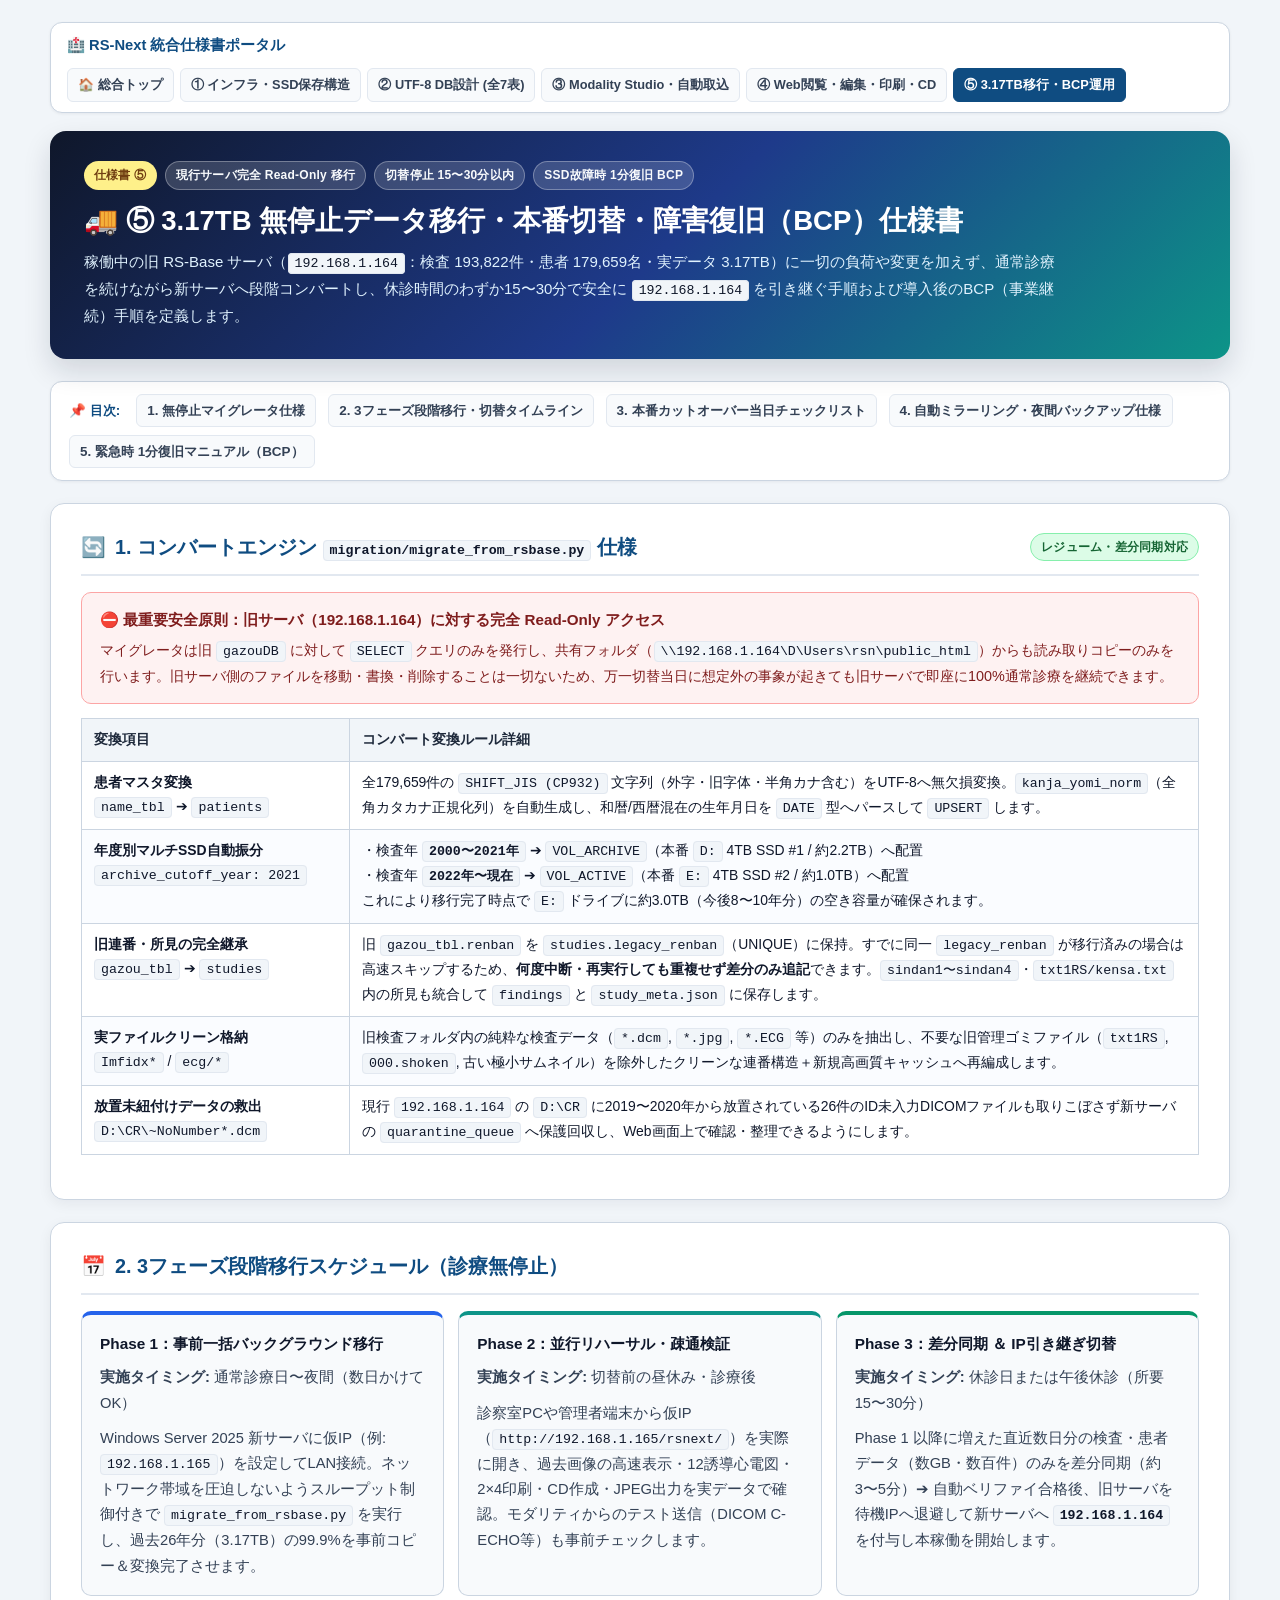
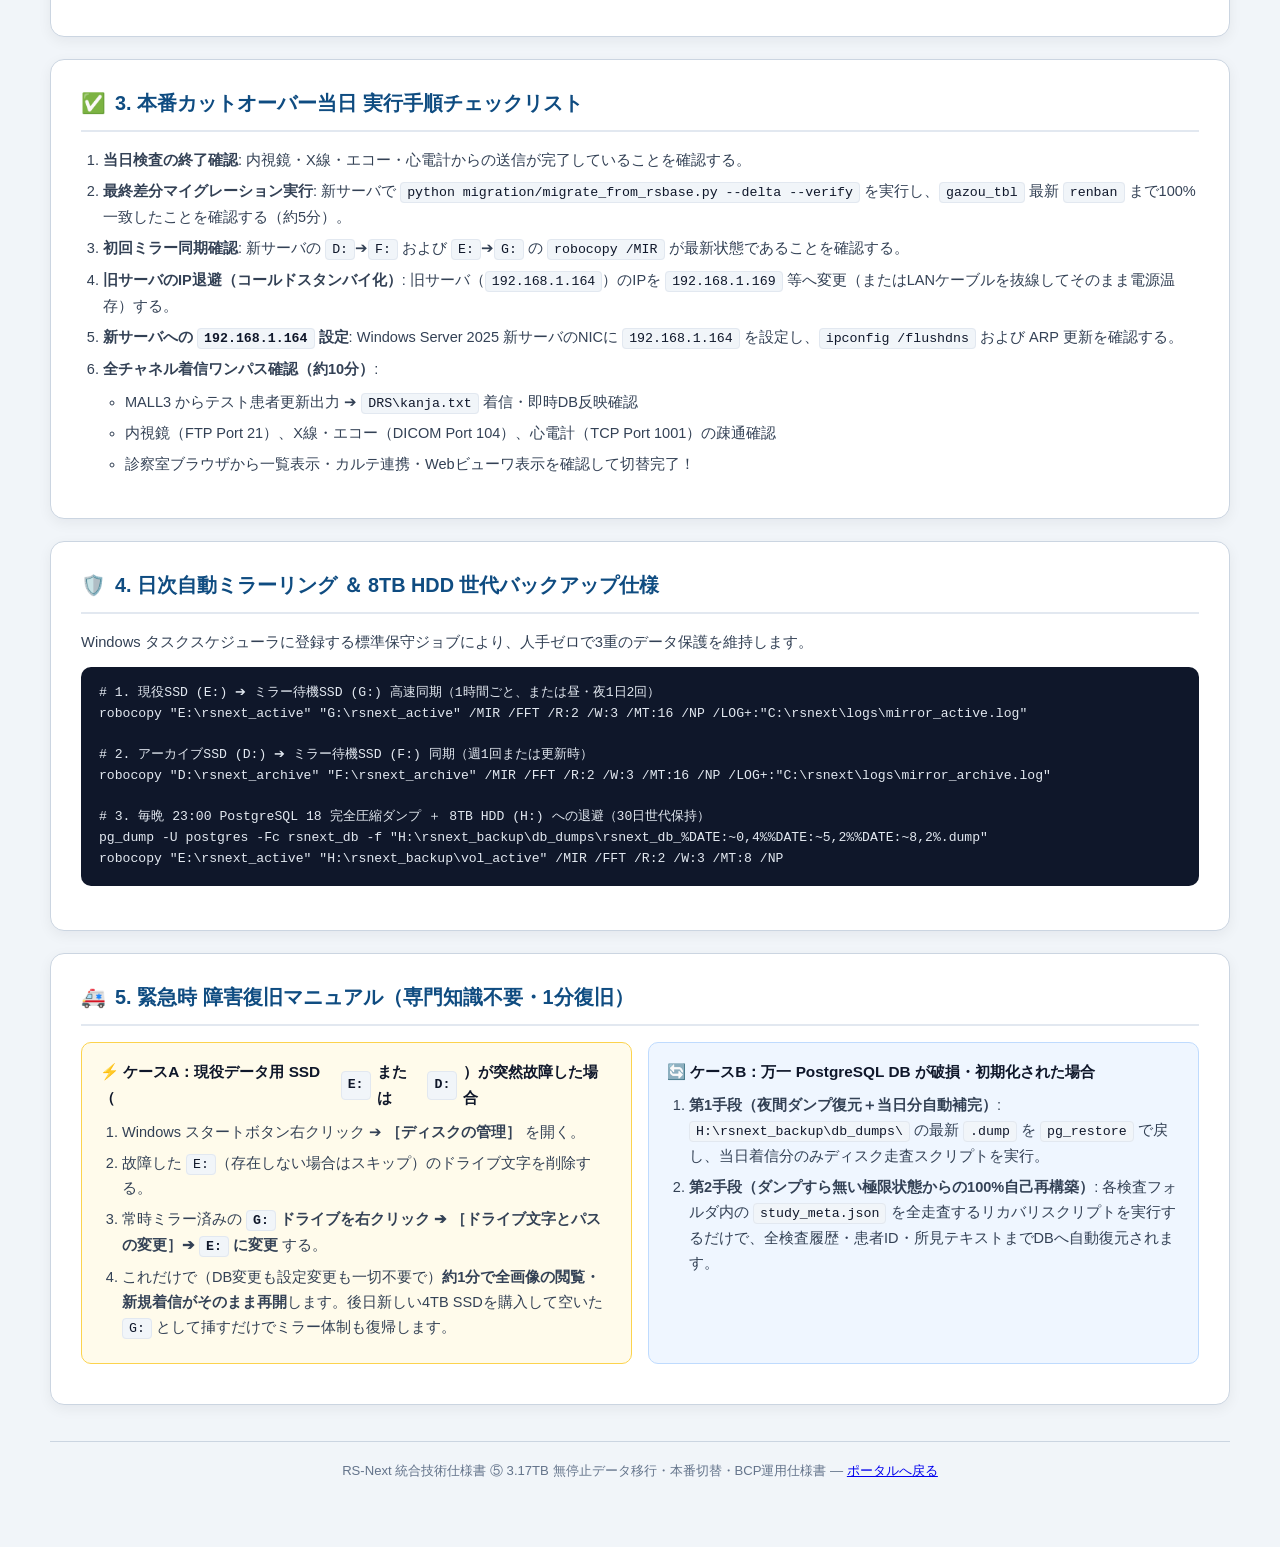
<file: 仕様書/migration_operation_spec.html>
<!DOCTYPE html>
<html lang="ja">
<head>
    <meta charset="UTF-8">
    <meta name="viewport" content="width=device-width, initial-scale=1.0">
    <title>⑤ 3.17TB 無停止データ移行・本番切替・BCP運用仕様書 | RS-Next</title>
    <link rel="stylesheet" href="spec_common.css">
</head>
<body>
<div class="container">

    <nav class="top-nav">
        <a href="index.html" class="top-nav-brand">🏥 RS-Next 統合仕様書ポータル</a>
        <div class="top-nav-links">
            <a href="index.html">🏠 総合トップ</a>
            <a href="architecture_storage_spec.html">① インフラ・SSD保存構造</a>
            <a href="db_schema_spec.html">② UTF-8 DB設計 (全7表)</a>
            <a href="modality_studio_ingest_spec.html">③ Modality Studio・自動取込</a>
            <a href="web_viewer_output_spec.html">④ Web閲覧・編集・印刷・CD</a>
            <a href="migration_operation_spec.html" class="active">⑤ 3.17TB移行・BCP運用</a>
        </div>
    </nav>

    <header class="hero">
        <div class="hero-badges">
            <span class="badge badge-gold">仕様書 ⑤</span>
            <span class="badge badge-glass">現行サーバ完全 Read-Only 移行</span>
            <span class="badge badge-glass">切替停止 15〜30分以内</span>
            <span class="badge badge-glass">SSD故障時 1分復旧 BCP</span>
        </div>
        <h1>🚚 ⑤ 3.17TB 無停止データ移行・本番切替・障害復旧（BCP）仕様書</h1>
        <p>
            稼働中の旧 RS-Base サーバ（<code>192.168.1.164</code>：検査 193,822件・患者 179,659名・実データ 3.17TB）に一切の負荷や変更を加えず、通常診療を続けながら新サーバへ段階コンバートし、休診時間のわずか15〜30分で安全に <code>192.168.1.164</code> を引き継ぐ手順および導入後のBCP（事業継続）手順を定義します。
        </p>
    </header>

    <div class="toc-bar">
        <strong>📌 目次:</strong>
        <a href="#sec-mig-arch">1. 無停止マイグレータ仕様</a>
        <a href="#sec-phases">2. 3フェーズ段階移行・切替タイムライン</a>
        <a href="#sec-cutover">3. 本番カットオーバー当日チェックリスト</a>
        <a href="#sec-backup">4. 自動ミラーリング・夜間バックアップ仕様</a>
        <a href="#sec-bcp">5. 緊急時 1分復旧マニュアル（BCP）</a>
    </div>

    <!-- 1. 無停止マイグレータ仕様 -->
    <section class="card" id="sec-mig-arch">
        <div class="sec-title">
            <div class="sec-title-left"><span>🔄</span><span>1. コンバートエンジン <code>migration/migrate_from_rsbase.py</code> 仕様</span></div>
            <span class="badge badge-green">レジューム・差分同期対応</span>
        </div>

        <div class="alert alert-danger">
            <div class="alert-title">⛔ 最重要安全原則：旧サーバ（192.168.1.164）に対する完全 Read-Only アクセス</div>
            マイグレータは旧 <code>gazouDB</code> に対して <code>SELECT</code> クエリのみを発行し、共有フォルダ（<code>\\192.168.1.164\D\Users\rsn\public_html</code>）からも読み取りコピーのみを行います。旧サーバ側のファイルを移動・書換・削除することは一切ないため、万一切替当日に想定外の事象が起きても旧サーバで即座に100%通常診療を継続できます。
        </div>

        <div class="table-wrap">
            <table>
                <thead>
                    <tr>
                        <th style="width:24%;">変換項目</th>
                        <th>コンバート変換ルール詳細</th>
                    </tr>
                </thead>
                <tbody>
                    <tr>
                        <td><strong>患者マスタ変換</strong><br><code>name_tbl</code> ➔ <code>patients</code></td>
                        <td>
                            全179,659件の <code>SHIFT_JIS (CP932)</code> 文字列（外字・旧字体・半角カナ含む）をUTF-8へ無欠損変換。<code>kanja_yomi_norm</code>（全角カタカナ正規化列）を自動生成し、和暦/西暦混在の生年月日を <code>DATE</code> 型へパースして <code>UPSERT</code> します。
                        </td>
                    </tr>
                    <tr>
                        <td><strong>年度別マルチSSD自動振分</strong><br><code>archive_cutoff_year: 2021</code></td>
                        <td>
                            ・検査年 <strong><code>2000〜2021年</code></strong> ➔ <code>VOL_ARCHIVE</code>（本番 <code>D:</code> 4TB SSD #1 / 約2.2TB）へ配置<br>
                            ・検査年 <strong><code>2022年〜現在</code></strong> ➔ <code>VOL_ACTIVE</code>（本番 <code>E:</code> 4TB SSD #2 / 約1.0TB）へ配置<br>
                            これにより移行完了時点で <code>E:</code> ドライブに約3.0TB（今後8〜10年分）の空き容量が確保されます。
                        </td>
                    </tr>
                    <tr>
                        <td><strong>旧連番・所見の完全継承</strong><br><code>gazou_tbl</code> ➔ <code>studies</code></td>
                        <td>
                            旧 <code>gazou_tbl.renban</code> を <code>studies.legacy_renban</code>（UNIQUE）に保持。すでに同一 <code>legacy_renban</code> が移行済みの場合は高速スキップするため、<strong>何度中断・再実行しても重複せず差分のみ追記</strong>できます。<code>sindan1〜sindan4</code>・<code>txt1RS/kensa.txt</code> 内の所見も統合して <code>findings</code> と <code>study_meta.json</code> に保存します。
                        </td>
                    </tr>
                    <tr>
                        <td><strong>実ファイルクリーン格納</strong><br><code>Imfidx*</code> / <code>ecg/*</code></td>
                        <td>
                            旧検査フォルダ内の純粋な検査データ（<code>*.dcm</code>, <code>*.jpg</code>, <code>*.ECG</code> 等）のみを抽出し、不要な旧管理ゴミファイル（<code>txt1RS</code>, <code>000.shoken</code>, 古い極小サムネイル）を除外したクリーンな連番構造＋新規高画質キャッシュへ再編成します。
                        </td>
                    </tr>
                    <tr>
                        <td><strong>放置未紐付けデータの救出</strong><br><code>D:\CR\~NoNumber*.dcm</code></td>
                        <td>
                            現行 <code>192.168.1.164</code> の <code>D:\CR</code> に2019〜2020年から放置されている26件のID未入力DICOMファイルも取りこぼさず新サーバの <code>quarantine_queue</code> へ保護回収し、Web画面上で確認・整理できるようにします。
                        </td>
                    </tr>
                </tbody>
            </table>
        </div>
    </section>

    <!-- 2. 3フェーズ段階移行 -->
    <section class="card" id="sec-phases">
        <div class="sec-title">
            <div class="sec-title-left"><span>📅</span><span>2. 3フェーズ段階移行スケジュール（診療無停止）</span></div>
        </div>

        <div class="grid-3">
            <div class="sub-card" style="border-top:4px solid #2563eb;">
                <h4>Phase 1：事前一括バックグラウンド移行</h4>
                <p><strong>実施タイミング:</strong> 通常診療日〜夜間（数日かけてOK）</p>
                <p style="margin:0;">
                    Windows Server 2025 新サーバに仮IP（例: <code>192.168.1.165</code>）を設定してLAN接続。ネットワーク帯域を圧迫しないようスループット制御付きで <code>migrate_from_rsbase.py</code> を実行し、過去26年分（3.17TB）の99.9%を事前コピー＆変換完了させます。
                </p>
            </div>
            <div class="sub-card" style="border-top:4px solid #0d9488;">
                <h4>Phase 2：並行リハーサル・疎通検証</h4>
                <p><strong>実施タイミング:</strong> 切替前の昼休み・診療後</p>
                <p style="margin:0;">
                    診察室PCや管理者端末から仮IP（<code>http://192.168.1.165/rsnext/</code>）を実際に開き、過去画像の高速表示・12誘導心電図・2×4印刷・CD作成・JPEG出力を実データで確認。モダリティからのテスト送信（DICOM C-ECHO等）も事前チェックします。
                </p>
            </div>
            <div class="sub-card" style="border-top:4px solid #059669;">
                <h4>Phase 3：差分同期 ＆ IP引き継ぎ切替</h4>
                <p><strong>実施タイミング:</strong> 休診日または午後休診（所要 15〜30分）</p>
                <p style="margin:0;">
                    Phase 1 以降に増えた直近数日分の検査・患者データ（数GB・数百件）のみを差分同期（約3〜5分）➔ 自動ベリファイ合格後、旧サーバを待機IPへ退避して新サーバへ <strong><code>192.168.1.164</code></strong> を付与し本稼働を開始します。
                </p>
            </div>
        </div>
    </section>

    <!-- 3. カットオーバー当日手順 -->
    <section class="card" id="sec-cutover">
        <div class="sec-title">
            <div class="sec-title-left"><span>✅</span><span>3. 本番カットオーバー当日 実行手順チェックリスト</span></div>
        </div>
        <ol>
            <li><strong>当日検査の終了確認</strong>: 内視鏡・X線・エコー・心電計からの送信が完了していることを確認する。</li>
            <li><strong>最終差分マイグレーション実行</strong>: 新サーバで <code>python migration/migrate_from_rsbase.py --delta --verify</code> を実行し、<code>gazou_tbl</code> 最新 <code>renban</code> まで100%一致したことを確認する（約5分）。</li>
            <li><strong>初回ミラー同期確認</strong>: 新サーバの <code>D:</code>➔<code>F:</code> および <code>E:</code>➔<code>G:</code> の <code>robocopy /MIR</code> が最新状態であることを確認する。</li>
            <li><strong>旧サーバのIP退避（コールドスタンバイ化）</strong>: 旧サーバ（<code>192.168.1.164</code>）のIPを <code>192.168.1.169</code> 等へ変更（またはLANケーブルを抜線してそのまま電源温存）する。</li>
            <li><strong>新サーバへの <code>192.168.1.164</code> 設定</strong>: Windows Server 2025 新サーバのNICに <code>192.168.1.164</code> を設定し、<code>ipconfig /flushdns</code> および ARP 更新を確認する。</li>
            <li><strong>全チャネル着信ワンパス確認（約10分）</strong>:
                <ul>
                    <li>MALL3 からテスト患者更新出力 ➔ <code>DRS\kanja.txt</code> 着信・即時DB反映確認</li>
                    <li>内視鏡（FTP Port 21）、X線・エコー（DICOM Port 104）、心電計（TCP Port 1001）の疎通確認</li>
                    <li>診察室ブラウザから一覧表示・カルテ連携・Webビューワ表示を確認して切替完了！</li>
                </ul>
            </li>
        </ol>
    </section>

    <!-- 4. 自動ミラー・バックアップ -->
    <section class="card" id="sec-backup">
        <div class="sec-title">
            <div class="sec-title-left"><span>🛡️</span><span>4. 日次自動ミラーリング ＆ 8TB HDD 世代バックアップ仕様</span></div>
        </div>
        <p>Windows タスクスケジューラに登録する標準保守ジョブにより、人手ゼロで3重のデータ保護を維持します。</p>
        <pre><code># 1. 現役SSD (E:) ➔ ミラー待機SSD (G:) 高速同期（1時間ごと、または昼・夜1日2回）
robocopy "E:\rsnext_active" "G:\rsnext_active" /MIR /FFT /R:2 /W:3 /MT:16 /NP /LOG+:"C:\rsnext\logs\mirror_active.log"

# 2. アーカイブSSD (D:) ➔ ミラー待機SSD (F:) 同期（週1回または更新時）
robocopy "D:\rsnext_archive" "F:\rsnext_archive" /MIR /FFT /R:2 /W:3 /MT:16 /NP /LOG+:"C:\rsnext\logs\mirror_archive.log"

# 3. 毎晩 23:00 PostgreSQL 18 完全圧縮ダンプ ＋ 8TB HDD (H:) への退避（30日世代保持）
pg_dump -U postgres -Fc rsnext_db -f "H:\rsnext_backup\db_dumps\rsnext_db_%DATE:~0,4%%DATE:~5,2%%DATE:~8,2%.dump"
robocopy "E:\rsnext_active" "H:\rsnext_backup\vol_active" /MIR /FFT /R:2 /W:3 /MT:8 /NP</code></pre>
    </section>

    <!-- 5. 緊急BCPマニュアル -->
    <section class="card" id="sec-bcp">
        <div class="sec-title">
            <div class="sec-title-left"><span>🚑</span><span>5. 緊急時 障害復旧マニュアル（専門知識不要・1分復旧）</span></div>
        </div>

        <div class="grid-2">
            <div class="sub-card" style="background:#fffbeb; border-color:#fcd34d;">
                <h4>⚡ ケースA：現役データ用 SSD（<code>E:</code> または <code>D:</code>）が突然故障した場合</h4>
                <ol style="margin-bottom:0;">
                    <li>Windows スタートボタン右クリック ➔ <strong>［ディスクの管理］</strong> を開く。</li>
                    <li>故障した <code>E:</code>（存在しない場合はスキップ）のドライブ文字を削除する。</li>
                    <li>常時ミラー済みの <strong><code>G:</code> ドライブを右クリック ➔ ［ドライブ文字とパスの変更］➔ <code>E:</code> に変更</strong> する。</li>
                    <li>これだけで（DB変更も設定変更も一切不要で）<strong>約1分で全画像の閲覧・新規着信がそのまま再開</strong>します。後日新しい4TB SSDを購入して空いた <code>G:</code> として挿すだけでミラー体制も復帰します。</li>
                </ol>
            </div>
            <div class="sub-card" style="background:#eff6ff; border-color:#bfdbfe;">
                <h4>🔄 ケースB：万一 PostgreSQL DB が破損・初期化された場合</h4>
                <ol style="margin-bottom:0;">
                    <li><strong>第1手段（夜間ダンプ復元＋当日分自動補完）</strong>: <code>H:\rsnext_backup\db_dumps\</code> の最新 <code>.dump</code> を <code>pg_restore</code> で戻し、当日着信分のみディスク走査スクリプトを実行。</li>
                    <li><strong>第2手段（ダンプすら無い極限状態からの100%自己再構築）</strong>: 各検査フォルダ内の <code>study_meta.json</code> を全走査するリカバリスクリプトを実行するだけで、全検査履歴・患者ID・所見テキストまでDBへ自動復元されます。</li>
                </ol>
            </div>
        </div>
    </section>

    <footer class="footer">
        RS-Next 統合技術仕様書 ⑤ 3.17TB 無停止データ移行・本番切替・BCP運用仕様書 — <a href="index.html">ポータルへ戻る</a>
    </footer>

</div>
</body>
</html>
</file>
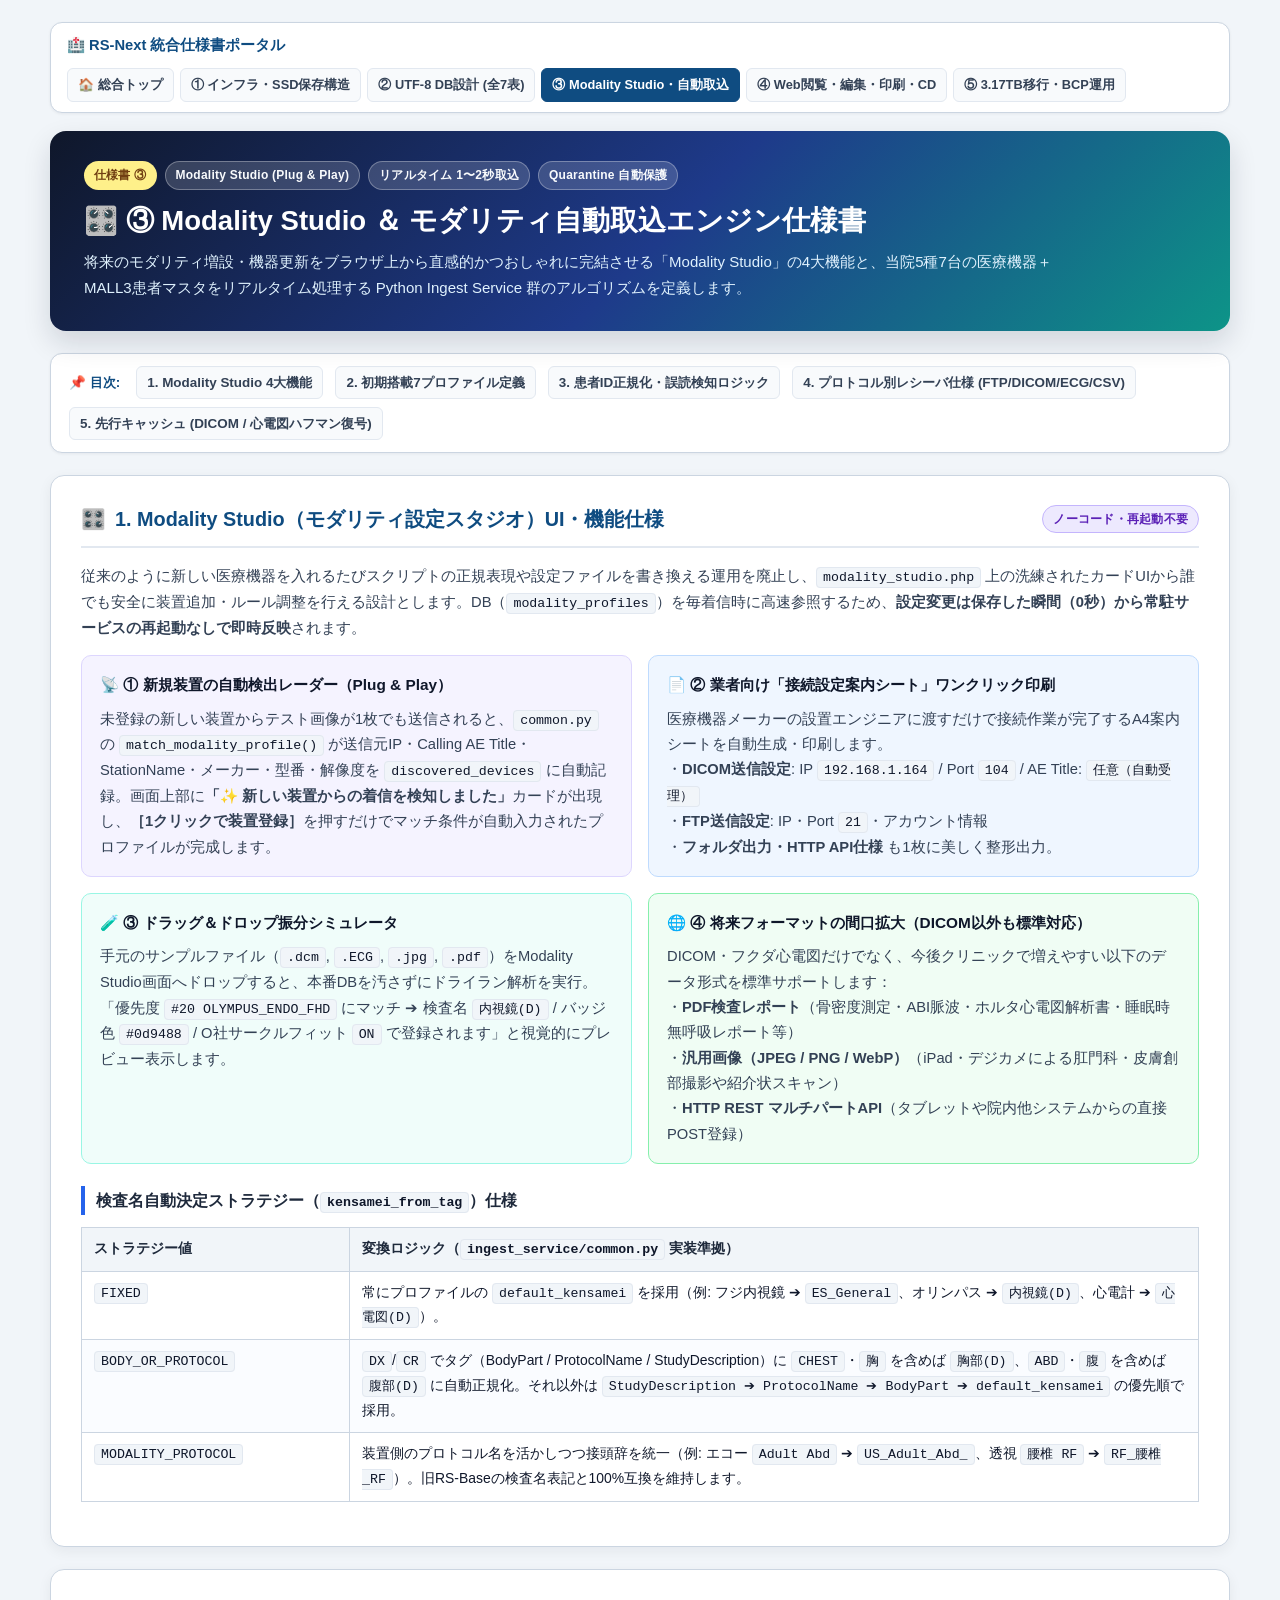
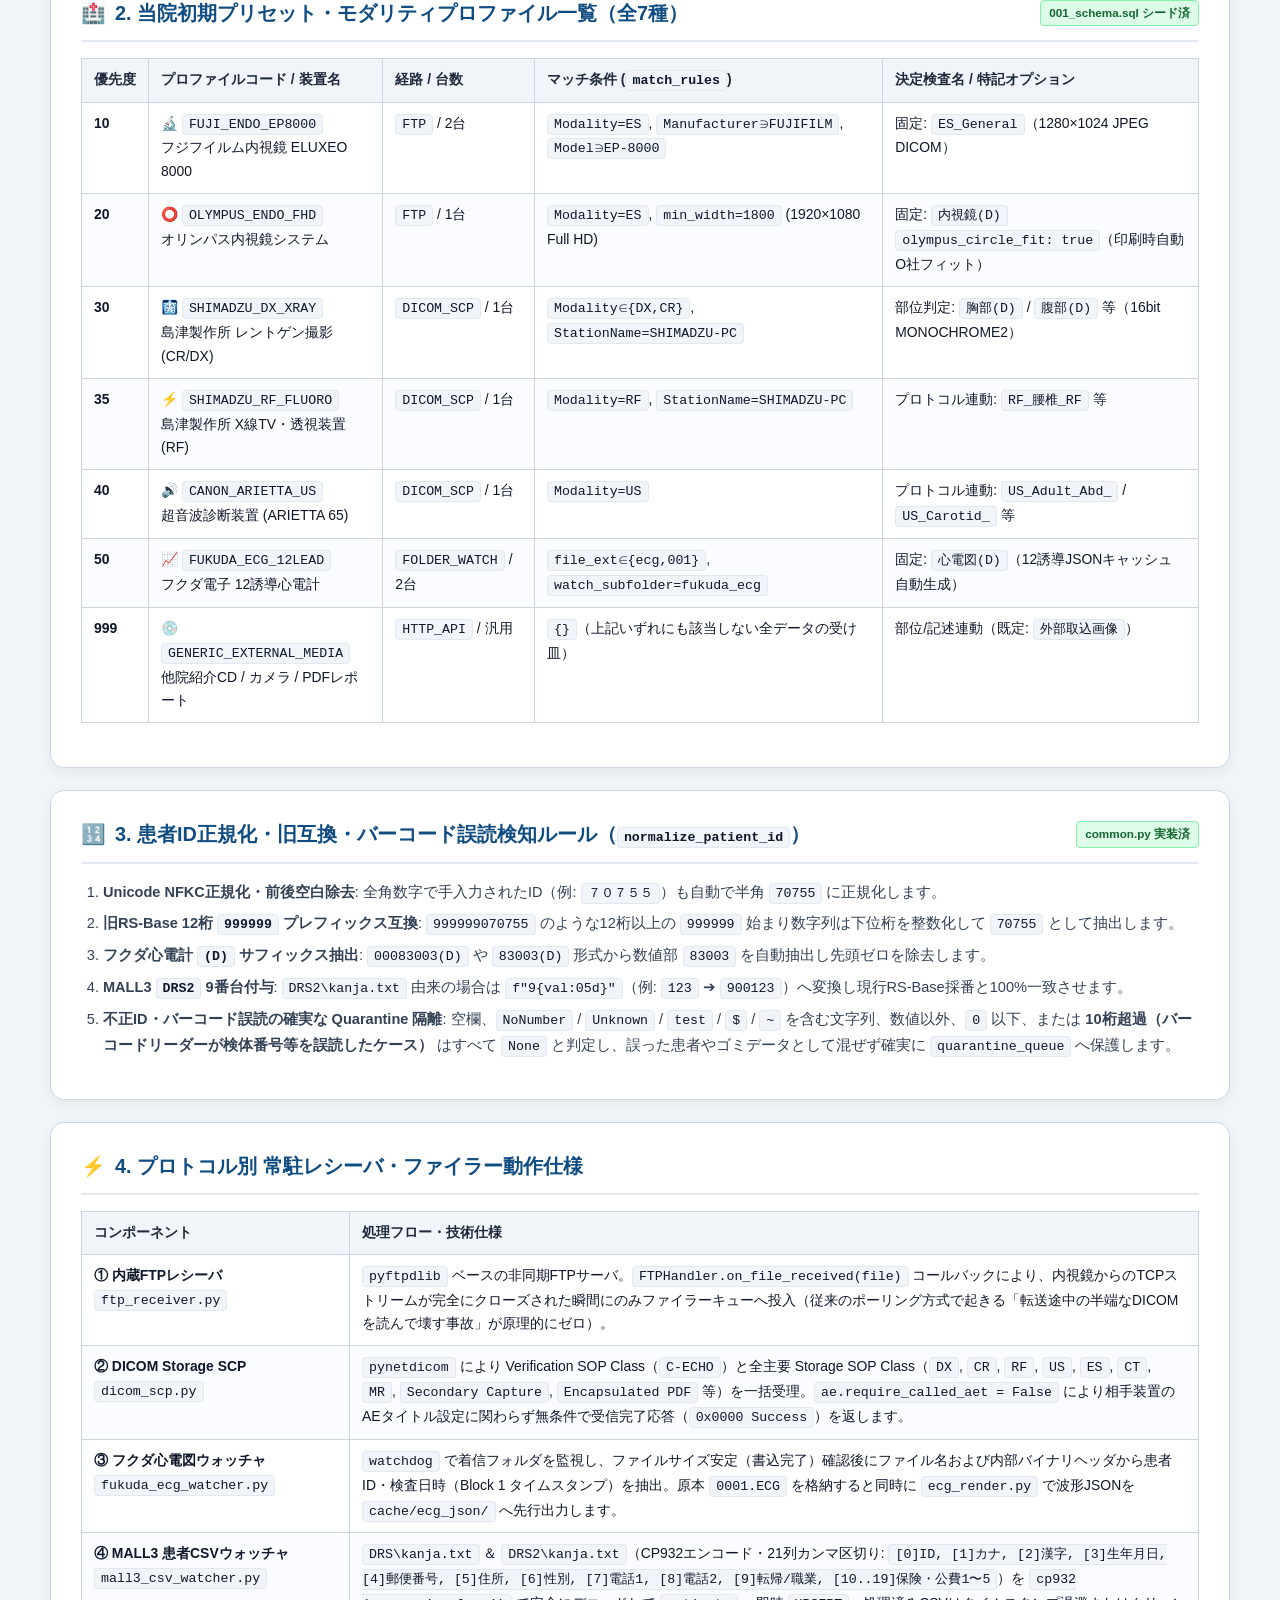
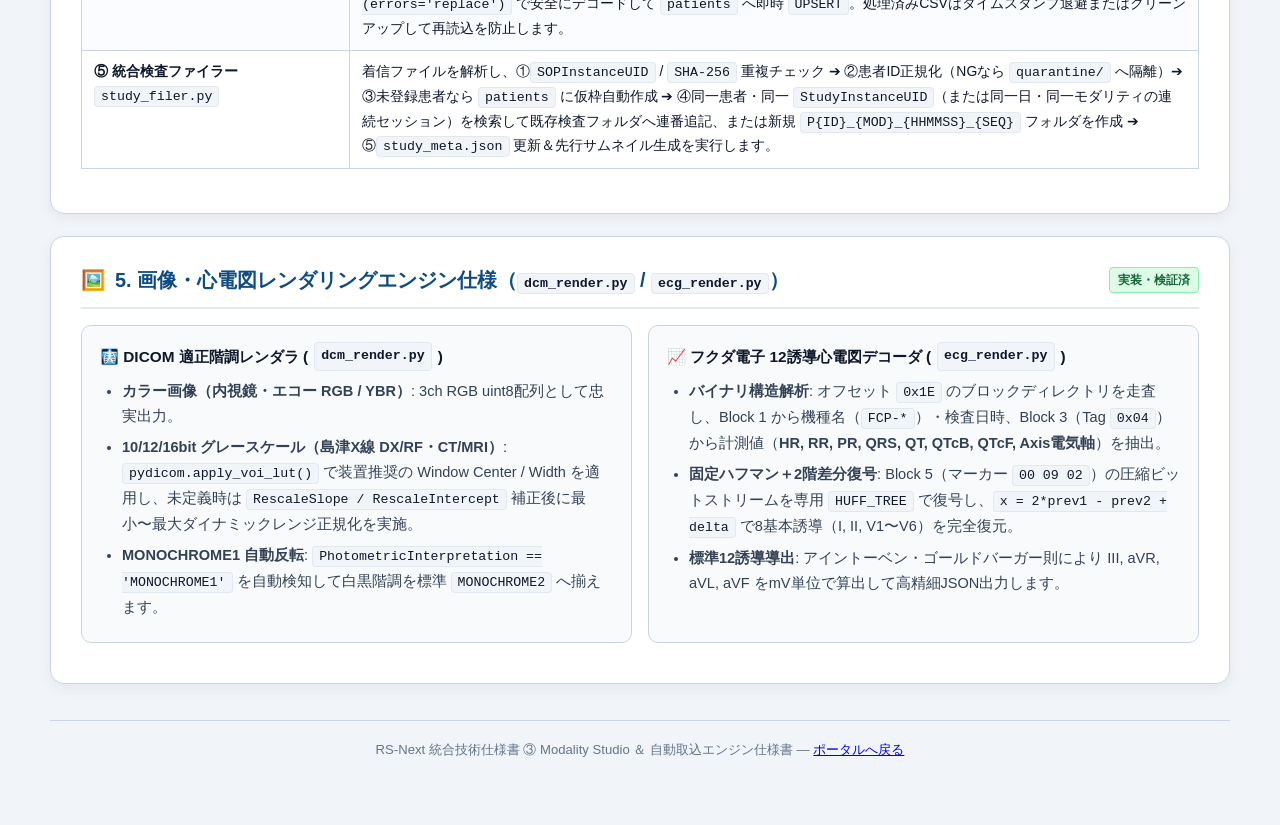
<file: 仕様書/modality_studio_ingest_spec.html>
<!DOCTYPE html>
<html lang="ja">
<head>
    <meta charset="UTF-8">
    <meta name="viewport" content="width=device-width, initial-scale=1.0">
    <title>③ Modality Studio ＆ 自動取込エンジン仕様書 | RS-Next</title>
    <link rel="stylesheet" href="spec_common.css">
</head>
<body>
<div class="container">

    <nav class="top-nav">
        <a href="index.html" class="top-nav-brand">🏥 RS-Next 統合仕様書ポータル</a>
        <div class="top-nav-links">
            <a href="index.html">🏠 総合トップ</a>
            <a href="architecture_storage_spec.html">① インフラ・SSD保存構造</a>
            <a href="db_schema_spec.html">② UTF-8 DB設計 (全7表)</a>
            <a href="modality_studio_ingest_spec.html" class="active">③ Modality Studio・自動取込</a>
            <a href="web_viewer_output_spec.html">④ Web閲覧・編集・印刷・CD</a>
            <a href="migration_operation_spec.html">⑤ 3.17TB移行・BCP運用</a>
        </div>
    </nav>

    <header class="hero">
        <div class="hero-badges">
            <span class="badge badge-gold">仕様書 ③</span>
            <span class="badge badge-glass">Modality Studio (Plug &amp; Play)</span>
            <span class="badge badge-glass">リアルタイム 1〜2秒取込</span>
            <span class="badge badge-glass">Quarantine 自動保護</span>
        </div>
        <h1>🎛️ ③ Modality Studio ＆ モダリティ自動取込エンジン仕様書</h1>
        <p>
            将来のモダリティ増設・機器更新をブラウザ上から直感的かつおしゃれに完結させる「Modality Studio」の4大機能と、当院5種7台の医療機器＋MALL3患者マスタをリアルタイム処理する Python Ingest Service 群のアルゴリズムを定義します。
        </p>
    </header>

    <div class="toc-bar">
        <strong>📌 目次:</strong>
        <a href="#sec-studio">1. Modality Studio 4大機能</a>
        <a href="#sec-presets">2. 初期搭載7プロファイル定義</a>
        <a href="#sec-pid">3. 患者ID正規化・誤読検知ロジック</a>
        <a href="#sec-receivers">4. プロトコル別レシーバ仕様 (FTP/DICOM/ECG/CSV)</a>
        <a href="#sec-render">5. 先行キャッシュ (DICOM / 心電図ハフマン復号)</a>
    </div>

    <!-- 1. Modality Studio 4大機能 -->
    <section class="card" id="sec-studio">
        <div class="sec-title">
            <div class="sec-title-left"><span>🎛️</span><span>1. Modality Studio（モダリティ設定スタジオ）UI・機能仕様</span></div>
            <span class="badge badge-purple">ノーコード・再起動不要</span>
        </div>
        <p>
            従来のように新しい医療機器を入れるたびスクリプトの正規表現や設定ファイルを書き換える運用を廃止し、<code>modality_studio.php</code> 上の洗練されたカードUIから誰でも安全に装置追加・ルール調整を行える設計とします。DB（<code>modality_profiles</code>）を毎着信時に高速参照するため、<strong>設定変更は保存した瞬間（0秒）から常駐サービスの再起動なしで即時反映</strong>されます。
        </p>

        <div class="grid-2">
            <div class="sub-card" style="background:#f5f3ff; border-color:#ddd6fe;">
                <h4>📡 ① 新規装置の自動検出レーダー（Plug &amp; Play）</h4>
                <p style="margin:0;">
                    未登録の新しい装置からテスト画像が1枚でも送信されると、<code>common.py</code> の <code>match_modality_profile()</code> が送信元IP・Calling AE Title・StationName・メーカー・型番・解像度を <code>discovered_devices</code> に自動記録。画面上部に<strong>「✨ 新しい装置からの着信を検知しました」</strong>カードが出現し、<strong>［1クリックで装置登録］</strong>を押すだけでマッチ条件が自動入力されたプロファイルが完成します。
                </p>
            </div>
            <div class="sub-card" style="background:#eff6ff; border-color:#bfdbfe;">
                <h4>📄 ② 業者向け「接続設定案内シート」ワンクリック印刷</h4>
                <p style="margin:0;">
                    医療機器メーカーの設置エンジニアに渡すだけで接続作業が完了するA4案内シートを自動生成・印刷します。<br>
                    ・<strong>DICOM送信設定</strong>: IP <code>192.168.1.164</code> / Port <code>104</code> / AE Title: <code>任意（自動受理）</code><br>
                    ・<strong>FTP送信設定</strong>: IP・Port <code>21</code>・アカウント情報<br>
                    ・<strong>フォルダ出力・HTTP API仕様</strong> も1枚に美しく整形出力。
                </p>
            </div>
            <div class="sub-card" style="background:#f0fdfa; border-color:#99f6e4;">
                <h4>🧪 ③ ドラッグ＆ドロップ振分シミュレータ</h4>
                <p style="margin:0;">
                    手元のサンプルファイル（<code>.dcm</code>, <code>.ECG</code>, <code>.jpg</code>, <code>.pdf</code>）をModality Studio画面へドロップすると、本番DBを汚さずにドライラン解析を実行。「優先度 <code>#20 OLYMPUS_ENDO_FHD</code> にマッチ ➔ 検査名 <code>内視鏡(D)</code> / バッジ色 <code>#0d9488</code> / O社サークルフィット <code>ON</code> で登録されます」と視覚的にプレビュー表示します。
                </p>
            </div>
            <div class="sub-card" style="background:#f0fdf4; border-color:#86efac;">
                <h4>🌐 ④ 将来フォーマットの間口拡大（DICOM以外も標準対応）</h4>
                <p style="margin:0;">
                    DICOM・フクダ心電図だけでなく、今後クリニックで増えやすい以下のデータ形式を標準サポートします：<br>
                    ・<strong>PDF検査レポート</strong>（骨密度測定・ABI脈波・ホルタ心電図解析書・睡眠時無呼吸レポート等）<br>
                    ・<strong>汎用画像（JPEG / PNG / WebP）</strong>（iPad・デジカメによる肛門科・皮膚創部撮影や紹介状スキャン）<br>
                    ・<strong>HTTP REST マルチパートAPI</strong>（タブレットや院内他システムからの直接POST登録）
                </p>
            </div>
        </div>

        <div class="sub-title">検査名自動決定ストラテジー（<code>kensamei_from_tag</code>）仕様</div>
        <div class="table-wrap">
            <table>
                <thead>
                    <tr><th style="width:24%;">ストラテジー値</th><th>変換ロジック（<code>ingest_service/common.py</code> 実装準拠）</th></tr>
                </thead>
                <tbody>
                    <tr>
                        <td><code>FIXED</code></td>
                        <td>常にプロファイルの <code>default_kensamei</code> を採用（例: フジ内視鏡 ➔ <code>ES_General</code>、オリンパス ➔ <code>内視鏡(D)</code>、心電計 ➔ <code>心電図(D)</code>）。</td>
                    </tr>
                    <tr>
                        <td><code>BODY_OR_PROTOCOL</code></td>
                        <td><code>DX</code>/<code>CR</code> でタグ（BodyPart / ProtocolName / StudyDescription）に <code>CHEST</code>・<code>胸</code> を含めば <code>胸部(D)</code>、<code>ABD</code>・<code>腹</code> を含めば <code>腹部(D)</code> に自動正規化。それ以外は <code>StudyDescription ➔ ProtocolName ➔ BodyPart ➔ default_kensamei</code> の優先順で採用。</td>
                    </tr>
                    <tr>
                        <td><code>MODALITY_PROTOCOL</code></td>
                        <td>装置側のプロトコル名を活かしつつ接頭辞を統一（例: エコー <code>Adult Abd</code> ➔ <code>US_Adult_Abd_</code>、透視 <code>腰椎 RF</code> ➔ <code>RF_腰椎_RF</code>）。旧RS-Baseの検査名表記と100%互換を維持します。</td>
                    </tr>
                </tbody>
            </table>
        </div>
    </section>

    <!-- 2. 初期プリセット7種 -->
    <section class="card" id="sec-presets">
        <div class="sec-title">
            <div class="sec-title-left"><span>🏥</span><span>2. 当院初期プリセット・モダリティプロファイル一覧（全7種）</span></div>
            <span class="status-done">001_schema.sql シード済</span>
        </div>

        <div class="table-wrap">
            <table>
                <thead>
                    <tr>
                        <th>優先度</th>
                        <th>プロファイルコード / 装置名</th>
                        <th>経路 / 台数</th>
                        <th>マッチ条件 (<code>match_rules</code>)</th>
                        <th>決定検査名 / 特記オプション</th>
                    </tr>
                </thead>
                <tbody>
                    <tr>
                        <td><strong>10</strong></td>
                        <td>🔬 <code>FUJI_ENDO_EP8000</code><br>フジフイルム内視鏡 ELUXEO 8000</td>
                        <td><code>FTP</code> / 2台</td>
                        <td><code>Modality=ES</code>, <code>Manufacturer∋FUJIFILM</code>, <code>Model∋EP-8000</code></td>
                        <td>固定: <code>ES_General</code>（1280×1024 JPEG DICOM）</td>
                    </tr>
                    <tr>
                        <td><strong>20</strong></td>
                        <td>⭕ <code>OLYMPUS_ENDO_FHD</code><br>オリンパス内視鏡システム</td>
                        <td><code>FTP</code> / 1台</td>
                        <td><code>Modality=ES</code>, <code>min_width=1800</code> (1920×1080 Full HD)</td>
                        <td>固定: <code>内視鏡(D)</code><br><code>olympus_circle_fit: true</code>（印刷時自動O社フィット）</td>
                    </tr>
                    <tr>
                        <td><strong>30</strong></td>
                        <td>🩻 <code>SHIMADZU_DX_XRAY</code><br>島津製作所 レントゲン撮影 (CR/DX)</td>
                        <td><code>DICOM_SCP</code> / 1台</td>
                        <td><code>Modality∈{DX,CR}</code>, <code>StationName=SHIMADZU-PC</code></td>
                        <td>部位判定: <code>胸部(D)</code> / <code>腹部(D)</code> 等（16bit MONOCHROME2）</td>
                    </tr>
                    <tr>
                        <td><strong>35</strong></td>
                        <td>⚡ <code>SHIMADZU_RF_FLUORO</code><br>島津製作所 X線TV・透視装置 (RF)</td>
                        <td><code>DICOM_SCP</code> / 1台</td>
                        <td><code>Modality=RF</code>, <code>StationName=SHIMADZU-PC</code></td>
                        <td>プロトコル連動: <code>RF_腰椎_RF</code> 等</td>
                    </tr>
                    <tr>
                        <td><strong>40</strong></td>
                        <td>🔊 <code>CANON_ARIETTA_US</code><br>超音波診断装置 (ARIETTA 65)</td>
                        <td><code>DICOM_SCP</code> / 1台</td>
                        <td><code>Modality=US</code></td>
                        <td>プロトコル連動: <code>US_Adult_Abd_</code> / <code>US_Carotid_</code> 等</td>
                    </tr>
                    <tr>
                        <td><strong>50</strong></td>
                        <td>📈 <code>FUKUDA_ECG_12LEAD</code><br>フクダ電子 12誘導心電計</td>
                        <td><code>FOLDER_WATCH</code> / 2台</td>
                        <td><code>file_ext∈{ecg,001}</code>, <code>watch_subfolder=fukuda_ecg</code></td>
                        <td>固定: <code>心電図(D)</code>（12誘導JSONキャッシュ自動生成）</td>
                    </tr>
                    <tr>
                        <td><strong>999</strong></td>
                        <td>💿 <code>GENERIC_EXTERNAL_MEDIA</code><br>他院紹介CD / カメラ / PDFレポート</td>
                        <td><code>HTTP_API</code> / 汎用</td>
                        <td><code>{}</code>（上記いずれにも該当しない全データの受け皿）</td>
                        <td>部位/記述連動（既定: <code>外部取込画像</code>）</td>
                    </tr>
                </tbody>
            </table>
        </div>
    </section>

    <!-- 3. 患者ID正規化 -->
    <section class="card" id="sec-pid">
        <div class="sec-title">
            <div class="sec-title-left"><span>🔢</span><span>3. 患者ID正規化・旧互換・バーコード誤読検知ルール（<code>normalize_patient_id</code>）</span></div>
            <span class="status-done">common.py 実装済</span>
        </div>
        <ol>
            <li><strong>Unicode NFKC正規化・前後空白除去</strong>: 全角数字で手入力されたID（例: <code>７０７５５</code>）も自動で半角 <code>70755</code> に正規化します。</li>
            <li><strong>旧RS-Base 12桁 <code>999999</code> プレフィックス互換</strong>: <code>999999070755</code> のような12桁以上の <code>999999</code> 始まり数字列は下位桁を整数化して <code>70755</code> として抽出します。</li>
            <li><strong>フクダ心電計 <code>(D)</code> サフィックス抽出</strong>: <code>00083003(D)</code> や <code>83003(D)</code> 形式から数値部 <code>83003</code> を自動抽出し先頭ゼロを除去します。</li>
            <li><strong>MALL3 <code>DRS2</code> 9番台付与</strong>: <code>DRS2\kanja.txt</code> 由来の場合は <code>f"9{val:05d}"</code>（例: <code>123</code> ➔ <code>900123</code>）へ変換し現行RS-Base採番と100%一致させます。</li>
            <li><strong>不正ID・バーコード誤読の確実な Quarantine 隔離</strong>: 空欄、<code>NoNumber</code> / <code>Unknown</code> / <code>test</code> / <code>$</code> / <code>~</code> を含む文字列、数値以外、<code>0</code> 以下、または <strong>10桁超過（バーコードリーダーが検体番号等を誤読したケース）</strong> はすべて <code>None</code> と判定し、誤った患者やゴミデータとして混ぜず確実に <code>quarantine_queue</code> へ保護します。</li>
        </ol>
    </section>

    <!-- 4. プロトコル別レシーバ仕様 -->
    <section class="card" id="sec-receivers">
        <div class="sec-title">
            <div class="sec-title-left"><span>⚡</span><span>4. プロトコル別 常駐レシーバ・ファイラー動作仕様</span></div>
        </div>

        <div class="table-wrap">
            <table>
                <thead>
                    <tr>
                        <th style="width:24%;">コンポーネント</th>
                        <th>処理フロー・技術仕様</th>
                    </tr>
                </thead>
                <tbody>
                    <tr>
                        <td><strong>① 内蔵FTPレシーバ</strong><br><code>ftp_receiver.py</code></td>
                        <td>
                            <code>pyftpdlib</code> ベースの非同期FTPサーバ。<code>FTPHandler.on_file_received(file)</code> コールバックにより、内視鏡からのTCPストリームが完全にクローズされた瞬間にのみファイラーキューへ投入（従来のポーリング方式で起きる「転送途中の半端なDICOMを読んで壊す事故」が原理的にゼロ）。
                        </td>
                    </tr>
                    <tr>
                        <td><strong>② DICOM Storage SCP</strong><br><code>dicom_scp.py</code></td>
                        <td>
                            <code>pynetdicom</code> により Verification SOP Class（<code>C-ECHO</code>）と全主要 Storage SOP Class（<code>DX</code>, <code>CR</code>, <code>RF</code>, <code>US</code>, <code>ES</code>, <code>CT</code>, <code>MR</code>, <code>Secondary Capture</code>, <code>Encapsulated PDF</code> 等）を一括受理。<code>ae.require_called_aet = False</code> により相手装置のAEタイトル設定に関わらず無条件で受信完了応答（<code>0x0000 Success</code>）を返します。
                        </td>
                    </tr>
                    <tr>
                        <td><strong>③ フクダ心電図ウォッチャ</strong><br><code>fukuda_ecg_watcher.py</code></td>
                        <td>
                            <code>watchdog</code> で着信フォルダを監視し、ファイルサイズ安定（書込完了）確認後にファイル名および内部バイナリヘッダから患者ID・検査日時（Block 1 タイムスタンプ）を抽出。原本 <code>0001.ECG</code> を格納すると同時に <code>ecg_render.py</code> で波形JSONを <code>cache/ecg_json/</code> へ先行出力します。
                        </td>
                    </tr>
                    <tr>
                        <td><strong>④ MALL3 患者CSVウォッチャ</strong><br><code>mall3_csv_watcher.py</code></td>
                        <td>
                            <code>DRS\kanja.txt</code> ＆ <code>DRS2\kanja.txt</code>（CP932エンコード・21列カンマ区切り: <code>[0]ID, [1]カナ, [2]漢字, [3]生年月日, [4]郵便番号, [5]住所, [6]性別, [7]電話1, [8]電話2, [9]転帰/職業, [10..19]保険・公費1〜5</code>）を <code>cp932 (errors='replace')</code> で安全にデコードして <code>patients</code> へ即時 <code>UPSERT</code>。処理済みCSVはタイムスタンプ退避またはクリーンアップして再読込を防止します。
                        </td>
                    </tr>
                    <tr>
                        <td><strong>⑤ 統合検査ファイラー</strong><br><code>study_filer.py</code></td>
                        <td>
                            着信ファイルを解析し、①<code>SOPInstanceUID</code> / <code>SHA-256</code> 重複チェック ➔ ②患者ID正規化（NGなら <code>quarantine/</code> へ隔離）➔ ③未登録患者なら <code>patients</code> に仮枠自動作成 ➔ ④同一患者・同一 <code>StudyInstanceUID</code>（または同一日・同一モダリティの連続セッション）を検索して既存検査フォルダへ連番追記、または新規 <code>P{ID}_{MOD}_{HHMMSS}_{SEQ}</code> フォルダを作成 ➔ ⑤<code>study_meta.json</code> 更新＆先行サムネイル生成を実行します。
                        </td>
                    </tr>
                </tbody>
            </table>
        </div>
    </section>

    <!-- 5. 先行レンダラ仕様 -->
    <section class="card" id="sec-render">
        <div class="sec-title">
            <div class="sec-title-left"><span>🖼️</span><span>5. 画像・心電図レンダリングエンジン仕様（<code>dcm_render.py</code> / <code>ecg_render.py</code>）</span></div>
            <span class="status-done">実装・検証済</span>
        </div>

        <div class="grid-2">
            <div class="sub-card">
                <h4>🩻 DICOM 適正階調レンダラ (<code>dcm_render.py</code>)</h4>
                <ul style="margin-bottom:0;">
                    <li><strong>カラー画像（内視鏡・エコー RGB / YBR）</strong>: 3ch RGB uint8配列として忠実出力。</li>
                    <li><strong>10/12/16bit グレースケール（島津X線 DX/RF・CT/MRI）</strong>: <code>pydicom.apply_voi_lut()</code> で装置推奨の Window Center / Width を適用し、未定義時は <code>RescaleSlope / RescaleIntercept</code> 補正後に最小〜最大ダイナミックレンジ正規化を実施。</li>
                    <li><strong>MONOCHROME1 自動反転</strong>: <code>PhotometricInterpretation == 'MONOCHROME1'</code> を自動検知して白黒階調を標準 <code>MONOCHROME2</code> へ揃えます。</li>
                </ul>
            </div>
            <div class="sub-card">
                <h4>📈 フクダ電子 12誘導心電図デコーダ (<code>ecg_render.py</code>)</h4>
                <ul style="margin-bottom:0;">
                    <li><strong>バイナリ構造解析</strong>: オフセット <code>0x1E</code> のブロックディレクトリを走査し、Block 1 から機種名（<code>FCP-*</code>）・検査日時、Block 3（Tag <code>0x04</code>）から計測値（<strong>HR, RR, PR, QRS, QT, QTcB, QTcF, Axis電気軸</strong>）を抽出。</li>
                    <li><strong>固定ハフマン＋2階差分復号</strong>: Block 5（マーカー <code>00 09 02</code>）の圧縮ビットストリームを専用 <code>HUFF_TREE</code> で復号し、<code>x = 2*prev1 - prev2 + delta</code> で8基本誘導（I, II, V1〜V6）を完全復元。</li>
                    <li><strong>標準12誘導導出</strong>: アイントーベン・ゴールドバーガー則により III, aVR, aVL, aVF をmV単位で算出して高精細JSON出力します。</li>
                </ul>
            </div>
        </div>
    </section>

    <footer class="footer">
        RS-Next 統合技術仕様書 ③ Modality Studio ＆ 自動取込エンジン仕様書 — <a href="index.html">ポータルへ戻る</a>
    </footer>

</div>
</body>
</html>
</file>
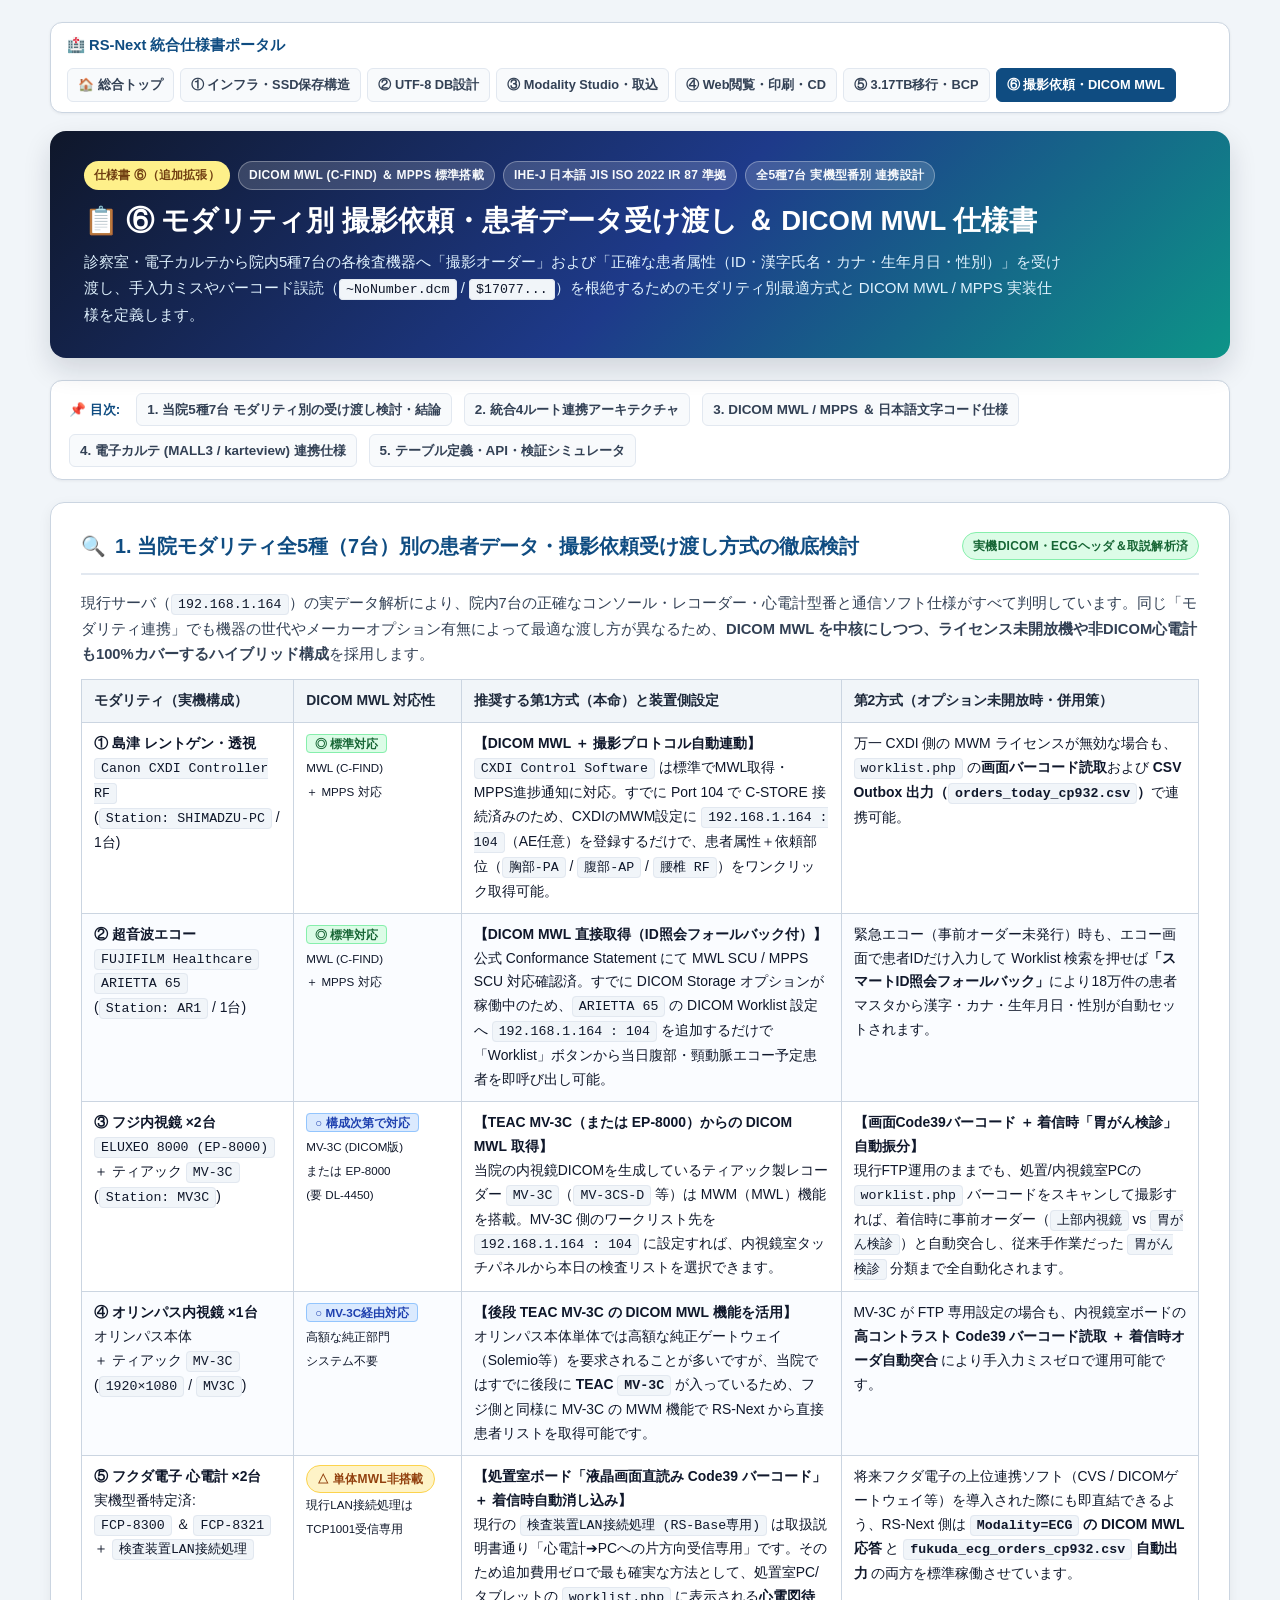
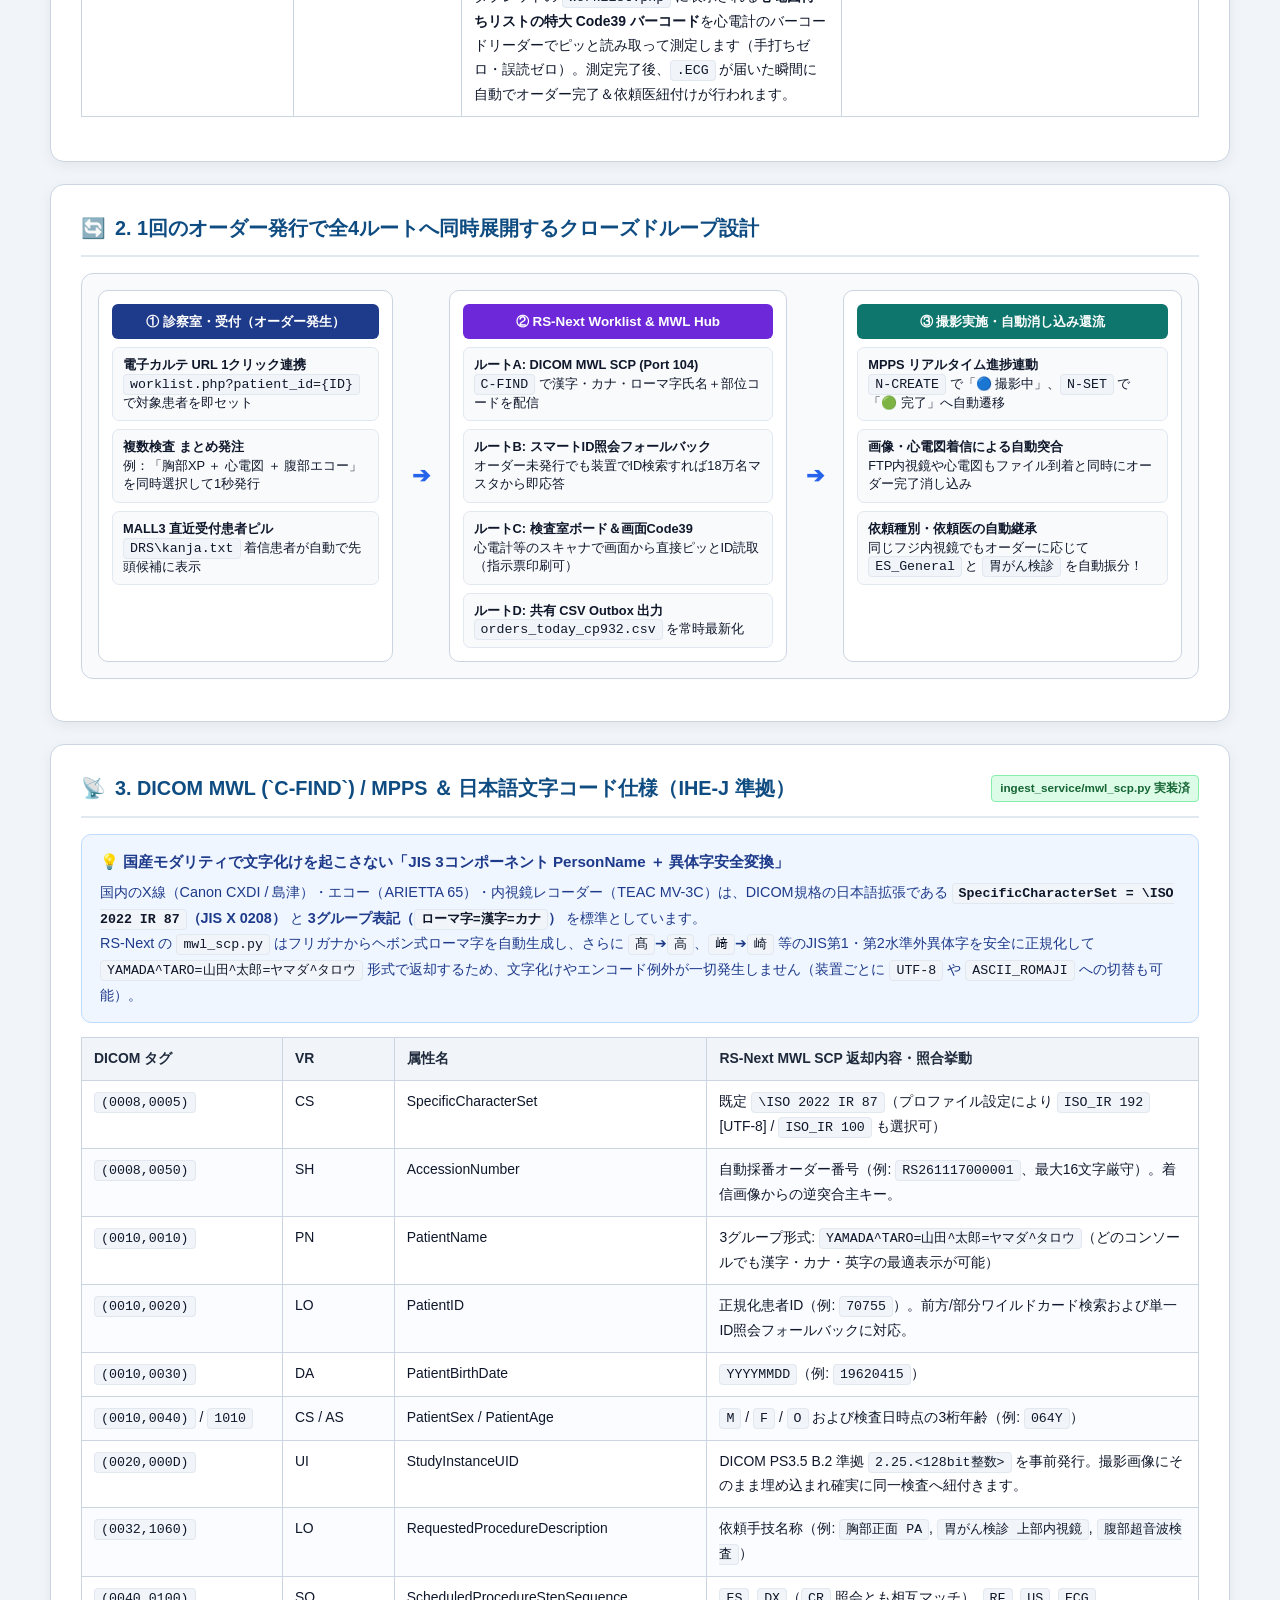
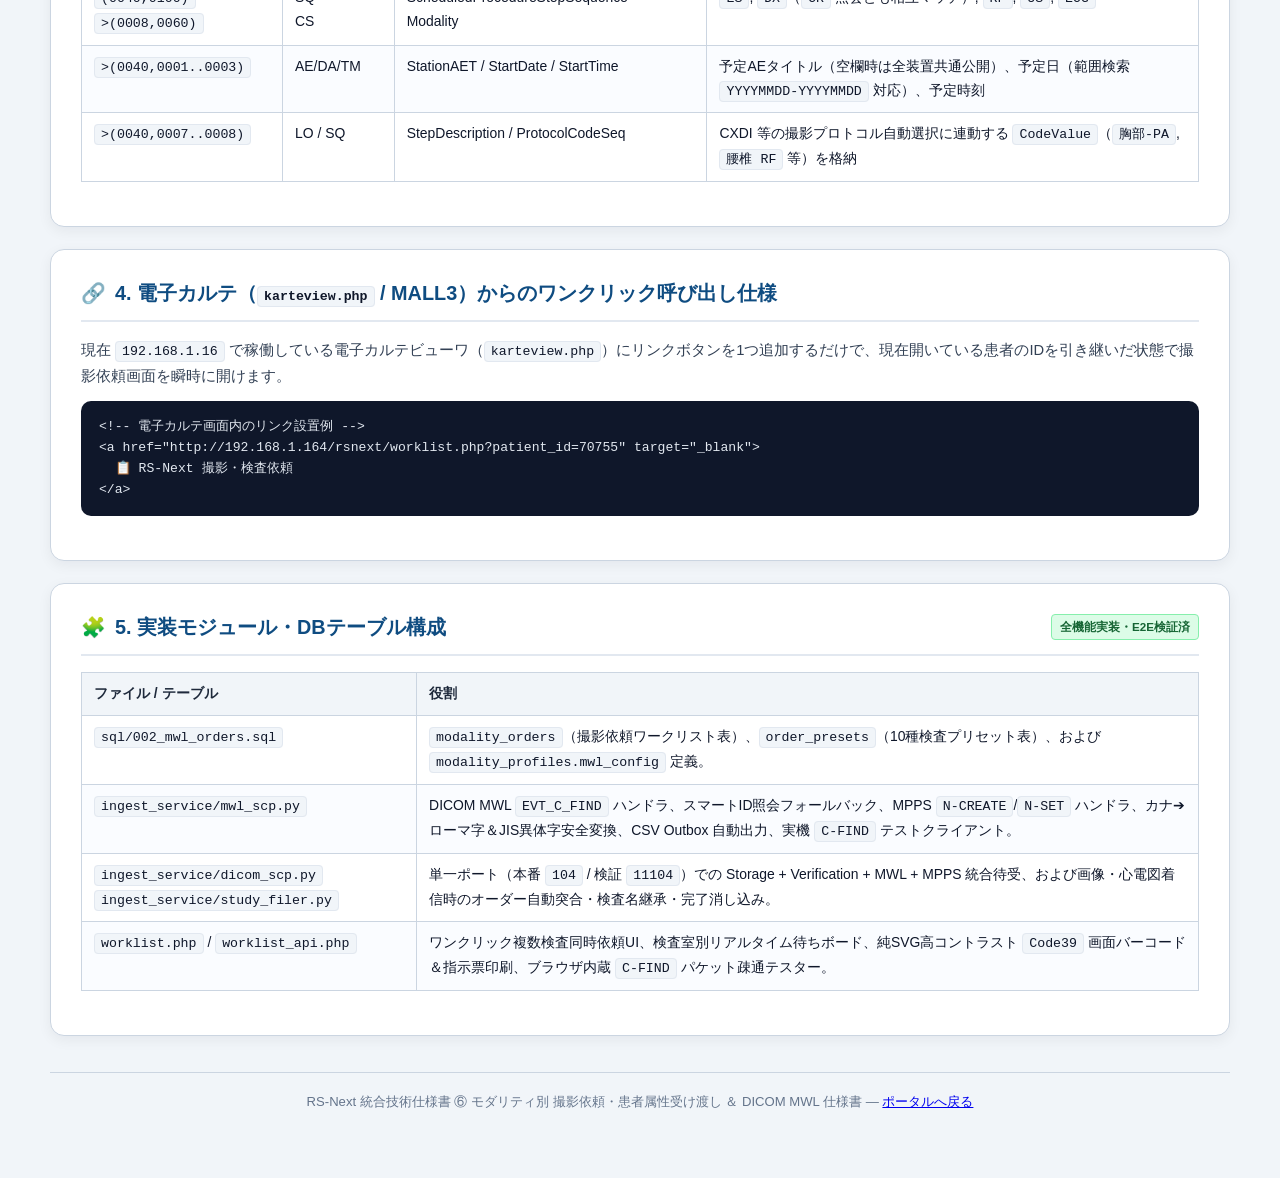
<file: 仕様書/mwl_order_spec.html>
<!DOCTYPE html>
<html lang="ja">
<head>
    <meta charset="UTF-8">
    <meta name="viewport" content="width=device-width, initial-scale=1.0">
    <title>⑥ モダリティ別 撮影依頼・患者属性受け渡し ＆ DICOM MWL 仕様書 | RS-Next</title>
    <link rel="stylesheet" href="spec_common.css">
</head>
<body>
<div class="container">

    <nav class="top-nav">
        <a href="index.html" class="top-nav-brand">🏥 RS-Next 統合仕様書ポータル</a>
        <div class="top-nav-links">
            <a href="index.html">🏠 総合トップ</a>
            <a href="architecture_storage_spec.html">① インフラ・SSD保存構造</a>
            <a href="db_schema_spec.html">② UTF-8 DB設計</a>
            <a href="modality_studio_ingest_spec.html">③ Modality Studio・取込</a>
            <a href="web_viewer_output_spec.html">④ Web閲覧・印刷・CD</a>
            <a href="migration_operation_spec.html">⑤ 3.17TB移行・BCP</a>
            <a href="mwl_order_spec.html" class="active">⑥ 撮影依頼・DICOM MWL</a>
        </div>
    </nav>

    <header class="hero">
        <div class="hero-badges">
            <span class="badge badge-gold">仕様書 ⑥（追加拡張）</span>
            <span class="badge badge-glass">DICOM MWL (C-FIND) ＆ MPPS 標準搭載</span>
            <span class="badge badge-glass">IHE-J 日本語 JIS ISO 2022 IR 87 準拠</span>
            <span class="badge badge-glass">全5種7台 実機型番別 連携設計</span>
        </div>
        <h1>📋 ⑥ モダリティ別 撮影依頼・患者データ受け渡し ＆ DICOM MWL 仕様書</h1>
        <p>
            診察室・電子カルテから院内5種7台の各検査機器へ「撮影オーダー」および「正確な患者属性（ID・漢字氏名・カナ・生年月日・性別）」を受け渡し、手入力ミスやバーコード誤読（<code>~NoNumber.dcm</code> / <code>$17077...</code>）を根絶するためのモダリティ別最適方式と DICOM MWL / MPPS 実装仕様を定義します。
        </p>
    </header>

    <div class="toc-bar">
        <strong>📌 目次:</strong>
        <a href="#sec-matrix">1. 当院5種7台 モダリティ別の受け渡し検討・結論</a>
        <a href="#sec-routes">2. 統合4ルート連携アーキテクチャ</a>
        <a href="#sec-mwl-spec">3. DICOM MWL / MPPS ＆ 日本語文字コード仕様</a>
        <a href="#sec-emr">4. 電子カルテ (MALL3 / karteview) 連携仕様</a>
        <a href="#sec-db-api">5. テーブル定義・API・検証シミュレータ</a>
    </div>

    <!-- 1. モダリティ別検討マトリクス -->
    <section class="card" id="sec-matrix">
        <div class="sec-title">
            <div class="sec-title-left"><span>🔍</span><span>1. 当院モダリティ全5種（7台）別の患者データ・撮影依頼受け渡し方式の徹底検討</span></div>
            <span class="badge badge-green">実機DICOM・ECGヘッダ＆取説解析済</span>
        </div>

        <p>
            現行サーバ（<code>192.168.1.164</code>）の実データ解析により、院内7台の正確なコンソール・レコーダー・心電計型番と通信ソフト仕様がすべて判明しています。同じ「モダリティ連携」でも機器の世代やメーカーオプション有無によって最適な渡し方が異なるため、<strong>DICOM MWL を中核にしつつ、ライセンス未開放機や非DICOM心電計も100%カバーするハイブリッド構成</strong>を採用します。
        </p>

        <div class="table-wrap">
            <table>
                <thead>
                    <tr>
                        <th style="width:19%;">モダリティ（実機構成）</th>
                        <th style="width:15%;">DICOM MWL 対応性</th>
                        <th style="width:34%;">推奨する第1方式（本命）と装置側設定</th>
                        <th style="width:32%;">第2方式（オプション未開放時・併用策）</th>
                    </tr>
                </thead>
                <tbody>
                    <tr>
                        <td>
                            <strong>① 島津 レントゲン・透視</strong><br>
                            <code>Canon CXDI Controller RF</code><br>
                            (<code>Station: SHIMADZU-PC</code> / 1台)
                        </td>
                        <td><span class="status-done">◎ 標準対応</span><br><small>MWL (C-FIND)<br>＋ MPPS 対応</small></td>
                        <td>
                            <strong>【DICOM MWL ＋ 撮影プロトコル自動連動】</strong><br>
                            <code>CXDI Control Software</code> は標準でMWL取得・MPPS進捗通知に対応。すでに Port 104 で C-STORE 接続済みのため、CXDIのMWM設定に <code>192.168.1.164 : 104</code>（AE任意）を登録するだけで、患者属性＋依頼部位（<code>胸部-PA</code> / <code>腹部-AP</code> / <code>腰椎 RF</code>）をワンクリック取得可能。
                        </td>
                        <td>
                            万一 CXDI 側の MWM ライセンスが無効な場合も、<code>worklist.php</code> の<strong>画面バーコード読取</strong>および <strong>CSV Outbox 出力（<code>orders_today_cp932.csv</code>）</strong>で連携可能。
                        </td>
                    </tr>
                    <tr>
                        <td>
                            <strong>② 超音波エコー</strong><br>
                            <code>FUJIFILM Healthcare</code><br>
                            <code>ARIETTA 65</code><br>
                            (<code>Station: AR1</code> / 1台)
                        </td>
                        <td><span class="status-done">◎ 標準対応</span><br><small>MWL (C-FIND)<br>＋ MPPS 対応</small></td>
                        <td>
                            <strong>【DICOM MWL 直接取得（ID照会フォールバック付）】</strong><br>
                            公式 Conformance Statement にて MWL SCU / MPPS SCU 対応確認済。すでに DICOM Storage オプションが稼働中のため、<code>ARIETTA 65</code> の DICOM Worklist 設定へ <code>192.168.1.164 : 104</code> を追加するだけで「Worklist」ボタンから当日腹部・頸動脈エコー予定患者を即呼び出し可能。
                        </td>
                        <td>
                            緊急エコー（事前オーダー未発行）時も、エコー画面で患者IDだけ入力して Worklist 検索を押せば<strong>「スマートID照会フォールバック」</strong>により18万件の患者マスタから漢字・カナ・生年月日・性別が自動セットされます。
                        </td>
                    </tr>
                    <tr>
                        <td>
                            <strong>③ フジ内視鏡 ×2台</strong><br>
                            <code>ELUXEO 8000 (EP-8000)</code><br>
                            ＋ ティアック <code>MV-3C</code><br>
                            (<code>Station: MV3C</code>)
                        </td>
                        <td><span class="status-dev">○ 構成次第で対応</span><br><small>MV-3C (DICOM版)<br>または EP-8000<br>(要 DL-4450)</small></td>
                        <td>
                            <strong>【TEAC MV-3C（または EP-8000）からの DICOM MWL 取得】</strong><br>
                            当院の内視鏡DICOMを生成しているティアック製レコーダー <code>MV-3C</code>（<code>MV-3CS-D</code> 等）は MWM（MWL）機能を搭載。MV-3C 側のワークリスト先を <code>192.168.1.164 : 104</code> に設定すれば、内視鏡室タッチパネルから本日の検査リストを選択できます。
                        </td>
                        <td>
                            <strong>【画面Code39バーコード ＋ 着信時「胃がん検診」自動振分】</strong><br>
                            現行FTP運用のままでも、処置/内視鏡室PCの <code>worklist.php</code> バーコードをスキャンして撮影すれば、着信時に事前オーダー（<code>上部内視鏡</code> vs <code>胃がん検診</code>）と自動突合し、従来手作業だった <code>胃がん検診</code> 分類まで全自動化されます。
                        </td>
                    </tr>
                    <tr>
                        <td>
                            <strong>④ オリンパス内視鏡 ×1台</strong><br>
                            オリンパス本体<br>
                            ＋ ティアック <code>MV-3C</code><br>
                            (<code>1920×1080</code> / <code>MV3C</code>)
                        </td>
                        <td><span class="status-dev">○ MV-3C経由対応</span><br><small>高額な純正部門<br>システム不要</small></td>
                        <td>
                            <strong>【後段 TEAC MV-3C の DICOM MWL 機能を活用】</strong><br>
                            オリンパス本体単体では高額な純正ゲートウェイ（Solemio等）を要求されることが多いですが、当院ではすでに後段に <strong>TEAC <code>MV-3C</code></strong> が入っているため、フジ側と同様に MV-3C の MWM 機能で RS-Next から直接患者リストを取得可能です。
                        </td>
                        <td>
                            MV-3C が FTP 専用設定の場合も、内視鏡室ボードの <strong>高コントラスト Code39 バーコード読取 ＋ 着信時オーダ自動突合</strong> により手入力ミスゼロで運用可能です。
                        </td>
                    </tr>
                    <tr>
                        <td>
                            <strong>⑤ フクダ電子 心電計 ×2台</strong><br>
                            実機型番特定済:<br>
                            <code>FCP-8300</code> ＆ <code>FCP-8321</code><br>
                            ＋ <code>検査装置LAN接続処理</code>
                        </td>
                        <td><span class="badge badge-amber">△ 単体MWL非搭載</span><br><small>現行LAN接続処理は<br>TCP1001受信専用</small></td>
                        <td>
                            <strong>【処置室ボード「液晶画面直読み Code39 バーコード」＋ 着信時自動消し込み】</strong><br>
                            現行の <code>検査装置LAN接続処理 (RS-Base専用)</code> は取扱説明書通り「心電計➔PCへの片方向受信専用」です。そのため追加費用ゼロで最も確実な方法として、処置室PC/タブレットの <code>worklist.php</code> に表示される<strong>心電図待ちリストの特大 Code39 バーコード</strong>を心電計のバーコードリーダーでピッと読み取って測定します（手打ちゼロ・誤読ゼロ）。測定完了後、<code>.ECG</code> が届いた瞬間に自動でオーダー完了＆依頼医紐付けが行われます。
                        </td>
                        <td>
                            将来フクダ電子の上位連携ソフト（CVS / DICOMゲートウェイ等）を導入された際にも即直結できるよう、RS-Next 側は <strong><code>Modality=ECG</code> の DICOM MWL 応答</strong> と <strong><code>fukuda_ecg_orders_cp932.csv</code> 自動出力</strong> の両方を標準稼働させています。
                        </td>
                    </tr>
                </tbody>
            </table>
        </div>
    </section>

    <!-- 2. 統合4ルートアーキテクチャ -->
    <section class="card" id="sec-routes">
        <div class="sec-title">
            <div class="sec-title-left"><span>🔄</span><span>2. 1回のオーダー発行で全4ルートへ同時展開するクローズドループ設計</span></div>
        </div>

        <div class="arch-diagram">
            <div class="arch-col">
                <div class="arch-col-head" style="background:#1e3a8a;">① 診察室・受付（オーダー発生）</div>
                <div class="arch-item"><strong>電子カルテ URL 1クリック連携</strong><code>worklist.php?patient_id={ID}</code> で対象患者を即セット</div>
                <div class="arch-item"><strong>複数検査 まとめ発注</strong>例：「胸部XP ＋ 心電図 ＋ 腹部エコー」を同時選択して1秒発行</div>
                <div class="arch-item"><strong>MALL3 直近受付患者ピル</strong><code>DRS\kanja.txt</code> 着信患者が自動で先頭候補に表示</div>
            </div>

            <div class="arch-arrow">➔</div>

            <div class="arch-col">
                <div class="arch-col-head" style="background:#6d28d9;">② RS-Next Worklist &amp; MWL Hub</div>
                <div class="arch-item"><strong>ルートA: DICOM MWL SCP (Port 104)</strong><code>C-FIND</code> で漢字・カナ・ローマ字氏名＋部位コードを配信</div>
                <div class="arch-item"><strong>ルートB: スマートID照会フォールバック</strong>オーダー未発行でも装置でID検索すれば18万名マスタから即応答</div>
                <div class="arch-item"><strong>ルートC: 検査室ボード＆画面Code39</strong>心電計等のスキャナで画面から直接ピッとID読取（指示票印刷可）</div>
                <div class="arch-item"><strong>ルートD: 共有 CSV Outbox 出力</strong><code>orders_today_cp932.csv</code> を常時最新化</div>
            </div>

            <div class="arch-arrow">➔</div>

            <div class="arch-col">
                <div class="arch-col-head" style="background:#0f766e;">③ 撮影実施・自動消し込み還流</div>
                <div class="arch-item"><strong>MPPS リアルタイム進捗連動</strong><code>N-CREATE</code> で「🔵 撮影中」、<code>N-SET</code> で「🟢 完了」へ自動遷移</div>
                <div class="arch-item"><strong>画像・心電図着信による自動突合</strong>FTP内視鏡や心電図もファイル到着と同時にオーダー完了消し込み</div>
                <div class="arch-item"><strong>依頼種別・依頼医の自動継承</strong>同じフジ内視鏡でもオーダーに応じて <code>ES_General</code> と <code>胃がん検診</code> を自動振分！</div>
            </div>
        </div>
    </section>

    <!-- 3. DICOM MWL / MPPS 技術詳細 -->
    <section class="card" id="sec-mwl-spec">
        <div class="sec-title">
            <div class="sec-title-left"><span>📡</span><span>3. DICOM MWL (`C-FIND`) / MPPS ＆ 日本語文字コード仕様（IHE-J 準拠）</span></div>
            <span class="status-done">ingest_service/mwl_scp.py 実装済</span>
        </div>

        <div class="alert alert-info">
            <div class="alert-title">💡 国産モダリティで文字化けを起こさない「JIS 3コンポーネント PersonName ＋ 異体字安全変換」</div>
            国内のX線（Canon CXDI / 島津）・エコー（ARIETTA 65）・内視鏡レコーダー（TEAC MV-3C）は、DICOM規格の日本語拡張である <strong><code>SpecificCharacterSet = \ISO 2022 IR 87</code>（JIS X 0208）</strong> と <strong>3グループ表記（<code>ローマ字=漢字=カナ</code>）</strong> を標準としています。<br>
            RS-Next の <code>mwl_scp.py</code> はフリガナからヘボン式ローマ字を自動生成し、さらに <code>髙</code>➔<code>高</code>、<code>﨑</code>➔<code>崎</code> 等のJIS第1・第2水準外異体字を安全に正規化して <code>YAMADA^TARO=山田^太郎=ヤマダ^タロウ</code> 形式で返却するため、文字化けやエンコード例外が一切発生しません（装置ごとに <code>UTF-8</code> や <code>ASCII_ROMAJI</code> への切替も可能）。
        </div>

        <div class="table-wrap">
            <table>
                <thead>
                    <tr>
                        <th style="width:18%;">DICOM タグ</th>
                        <th style="width:10%;">VR</th>
                        <th style="width:28%;">属性名</th>
                        <th>RS-Next MWL SCP 返却内容・照合挙動</th>
                    </tr>
                </thead>
                <tbody>
                    <tr><td><code>(0008,0005)</code></td><td>CS</td><td>SpecificCharacterSet</td><td>既定 <code>\ISO 2022 IR 87</code>（プロファイル設定により <code>ISO_IR 192</code> [UTF-8] / <code>ISO_IR 100</code> も選択可）</td></tr>
                    <tr><td><code>(0008,0050)</code></td><td>SH</td><td>AccessionNumber</td><td>自動採番オーダー番号（例: <code>RS261117000001</code>、最大16文字厳守）。着信画像からの逆突合主キー。</td></tr>
                    <tr><td><code>(0010,0010)</code></td><td>PN</td><td>PatientName</td><td>3グループ形式: <code>YAMADA^TARO=山田^太郎=ヤマダ^タロウ</code>（どのコンソールでも漢字・カナ・英字の最適表示が可能）</td></tr>
                    <tr><td><code>(0010,0020)</code></td><td>LO</td><td>PatientID</td><td>正規化患者ID（例: <code>70755</code>）。前方/部分ワイルドカード検索および単一ID照会フォールバックに対応。</td></tr>
                    <tr><td><code>(0010,0030)</code></td><td>DA</td><td>PatientBirthDate</td><td><code>YYYYMMDD</code>（例: <code>19620415</code>）</td></tr>
                    <tr><td><code>(0010,0040)</code> / <code>1010</code></td><td>CS / AS</td><td>PatientSex / PatientAge</td><td><code>M</code> / <code>F</code> / <code>O</code> および検査日時点の3桁年齢（例: <code>064Y</code>）</td></tr>
                    <tr><td><code>(0020,000D)</code></td><td>UI</td><td>StudyInstanceUID</td><td>DICOM PS3.5 B.2 準拠 <code>2.25.&lt;128bit整数&gt;</code> を事前発行。撮影画像にそのまま埋め込まれ確実に同一検査へ紐付きます。</td></tr>
                    <tr><td><code>(0032,1060)</code></td><td>LO</td><td>RequestedProcedureDescription</td><td>依頼手技名称（例: <code>胸部正面 PA</code>, <code>胃がん検診 上部内視鏡</code>, <code>腹部超音波検査</code>）</td></tr>
                    <tr><td><code>(0040,0100)</code><br><code>>(0008,0060)</code></td><td>SQ<br>CS</td><td>ScheduledProcedureStepSequence<br>Modality</td><td><code>ES</code>, <code>DX</code>（<code>CR</code> 照会とも相互マッチ）, <code>RF</code>, <code>US</code>, <code>ECG</code></td></tr>
                    <tr><td><code>>(0040,0001..0003)</code></td><td>AE/DA/TM</td><td>StationAET / StartDate / StartTime</td><td>予定AEタイトル（空欄時は全装置共通公開）、予定日（範囲検索 <code>YYYYMMDD-YYYYMMDD</code> 対応）、予定時刻</td></tr>
                    <tr><td><code>>(0040,0007..0008)</code></td><td>LO / SQ</td><td>StepDescription / ProtocolCodeSeq</td><td>CXDI 等の撮影プロトコル自動選択に連動する <code>CodeValue</code>（<code>胸部-PA</code>, <code>腰椎 RF</code> 等）を格納</td></tr>
                </tbody>
            </table>
        </div>
    </section>

    <!-- 4. 電子カルテ連携 -->
    <section class="card" id="sec-emr">
        <div class="sec-title">
            <div class="sec-title-left"><span>🔗</span><span>4. 電子カルテ（<code>karteview.php</code> / MALL3）からのワンクリック呼び出し仕様</span></div>
        </div>
        <p>
            現在 <code>192.168.1.16</code> で稼働している電子カルテビューワ（<code>karteview.php</code>）にリンクボタンを1つ追加するだけで、現在開いている患者のIDを引き継いだ状態で撮影依頼画面を瞬時に開けます。
        </p>
        <pre><code>&lt;!-- 電子カルテ画面内のリンク設置例 --&gt;
&lt;a href="http://192.168.1.164/rsnext/worklist.php?patient_id=70755" target="_blank"&gt;
  📋 RS-Next 撮影・検査依頼
&lt;/a&gt;</code></pre>
    </section>

    <!-- 5. DB・API一覧 -->
    <section class="card" id="sec-db-api">
        <div class="sec-title">
            <div class="sec-title-left"><span>🧩</span><span>5. 実装モジュール・DBテーブル構成</span></div>
            <span class="status-done">全機能実装・E2E検証済</span>
        </div>
        <div class="table-wrap">
            <table>
                <thead>
                    <tr><th style="width:30%;">ファイル / テーブル</th><th>役割</th></tr>
                </thead>
                <tbody>
                    <tr><td><code>sql/002_mwl_orders.sql</code></td><td><code>modality_orders</code>（撮影依頼ワークリスト表）、<code>order_presets</code>（10種検査プリセット表）、および <code>modality_profiles.mwl_config</code> 定義。</td></tr>
                    <tr><td><code>ingest_service/mwl_scp.py</code></td><td>DICOM MWL <code>EVT_C_FIND</code> ハンドラ、スマートID照会フォールバック、MPPS <code>N-CREATE</code>/<code>N-SET</code> ハンドラ、カナ➔ローマ字＆JIS異体字安全変換、CSV Outbox 自動出力、実機 <code>C-FIND</code> テストクライアント。</td></tr>
                    <tr><td><code>ingest_service/dicom_scp.py</code><br><code>ingest_service/study_filer.py</code></td><td>単一ポート（本番 <code>104</code> / 検証 <code>11104</code>）での Storage + Verification + MWL + MPPS 統合待受、および画像・心電図着信時のオーダー自動突合・検査名継承・完了消し込み。</td></tr>
                    <tr><td><code>worklist.php</code> / <code>worklist_api.php</code></td><td>ワンクリック複数検査同時依頼UI、検査室別リアルタイム待ちボード、純SVG高コントラスト <code>Code39</code> 画面バーコード＆指示票印刷、ブラウザ内蔵 <code>C-FIND</code> パケット疎通テスター。</td></tr>
                </tbody>
            </table>
        </div>
    </section>

    <footer class="footer">
        RS-Next 統合技術仕様書 ⑥ モダリティ別 撮影依頼・患者属性受け渡し ＆ DICOM MWL 仕様書 — <a href="index.html">ポータルへ戻る</a>
    </footer>

</div>
</body>
</html>
</file>
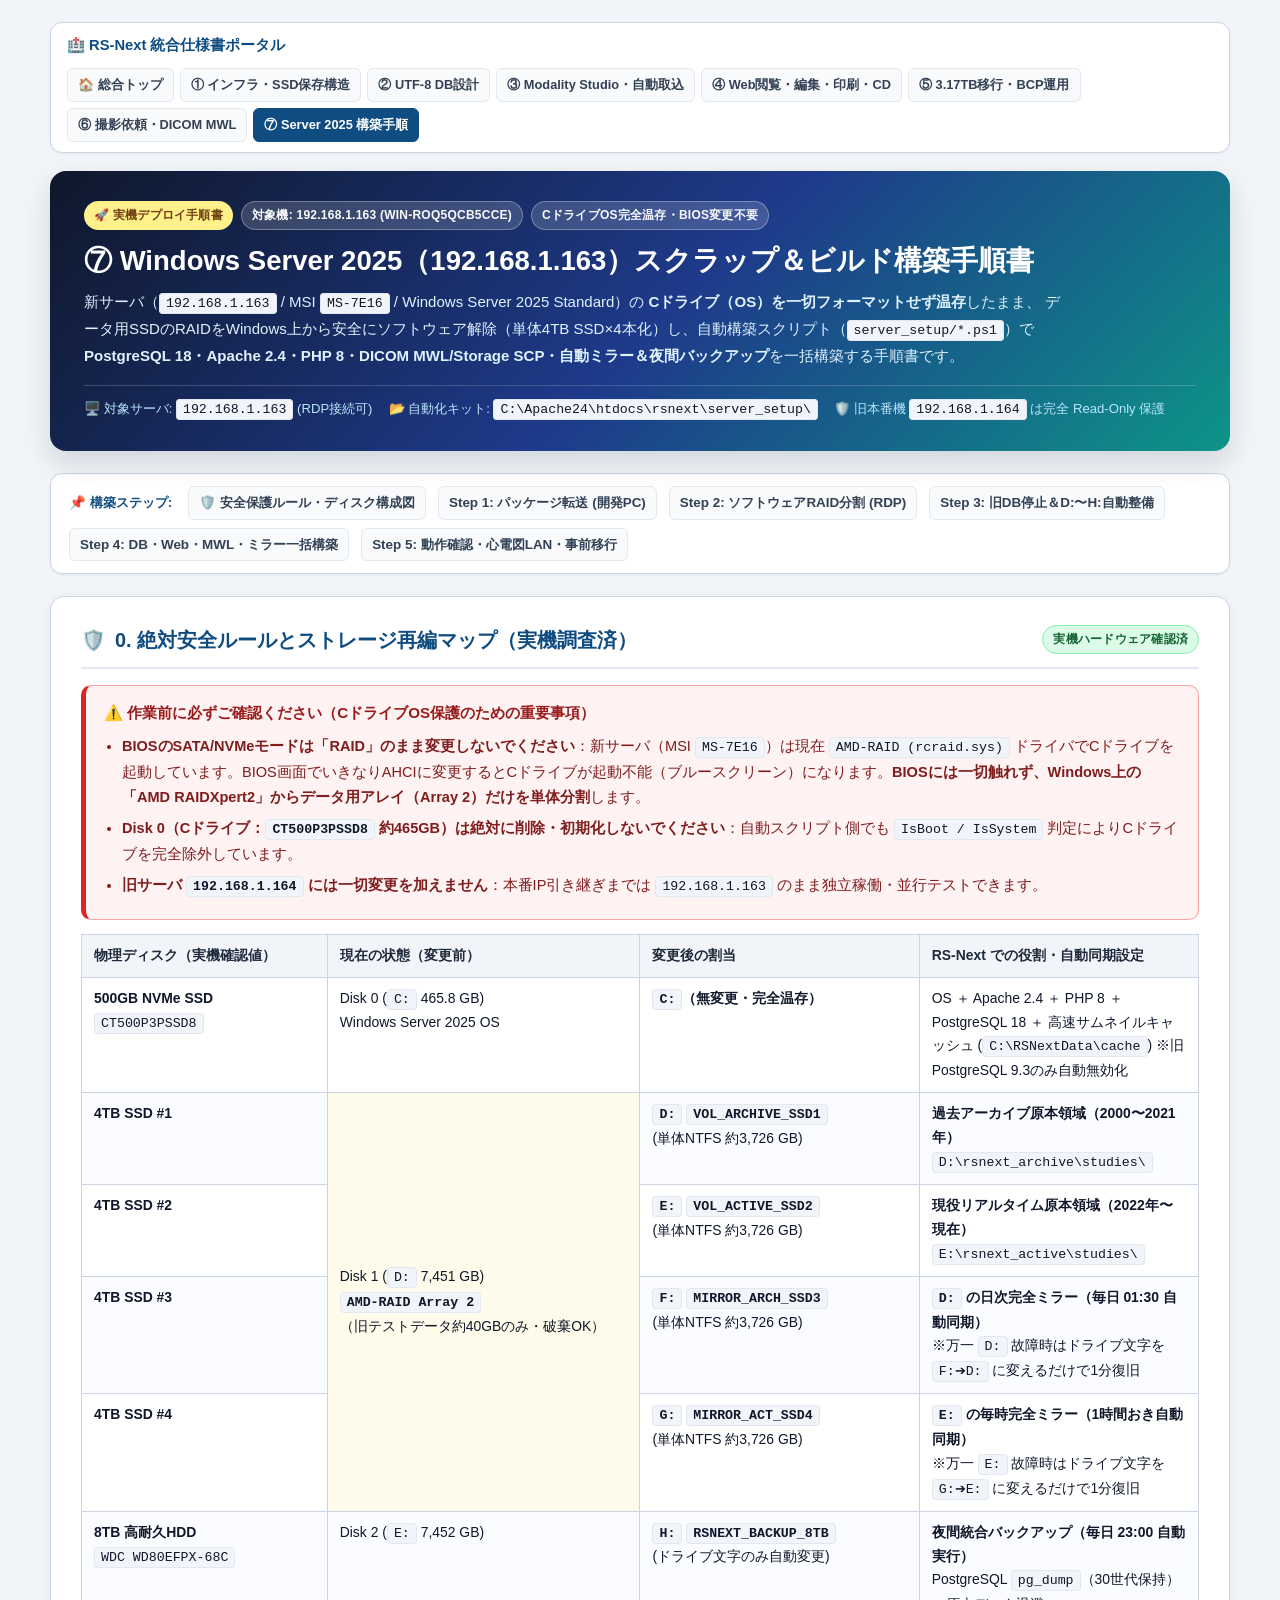
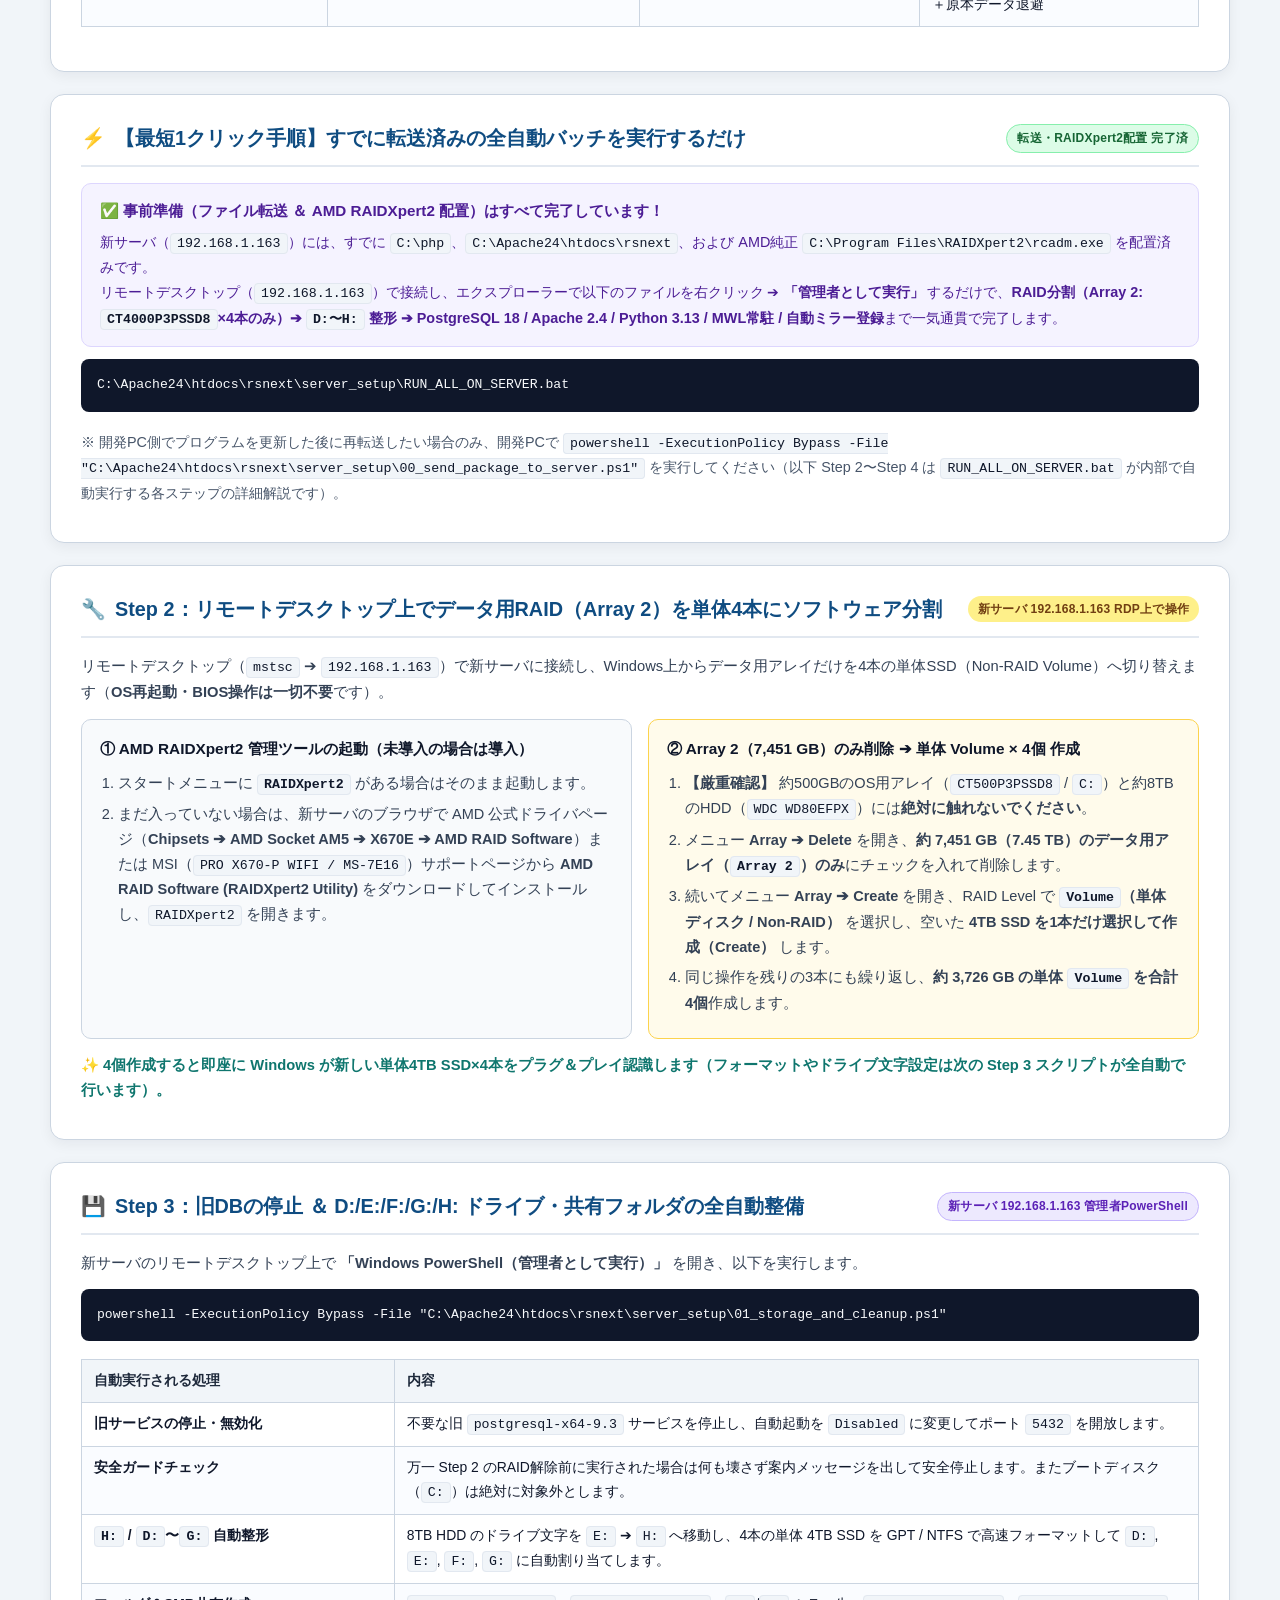
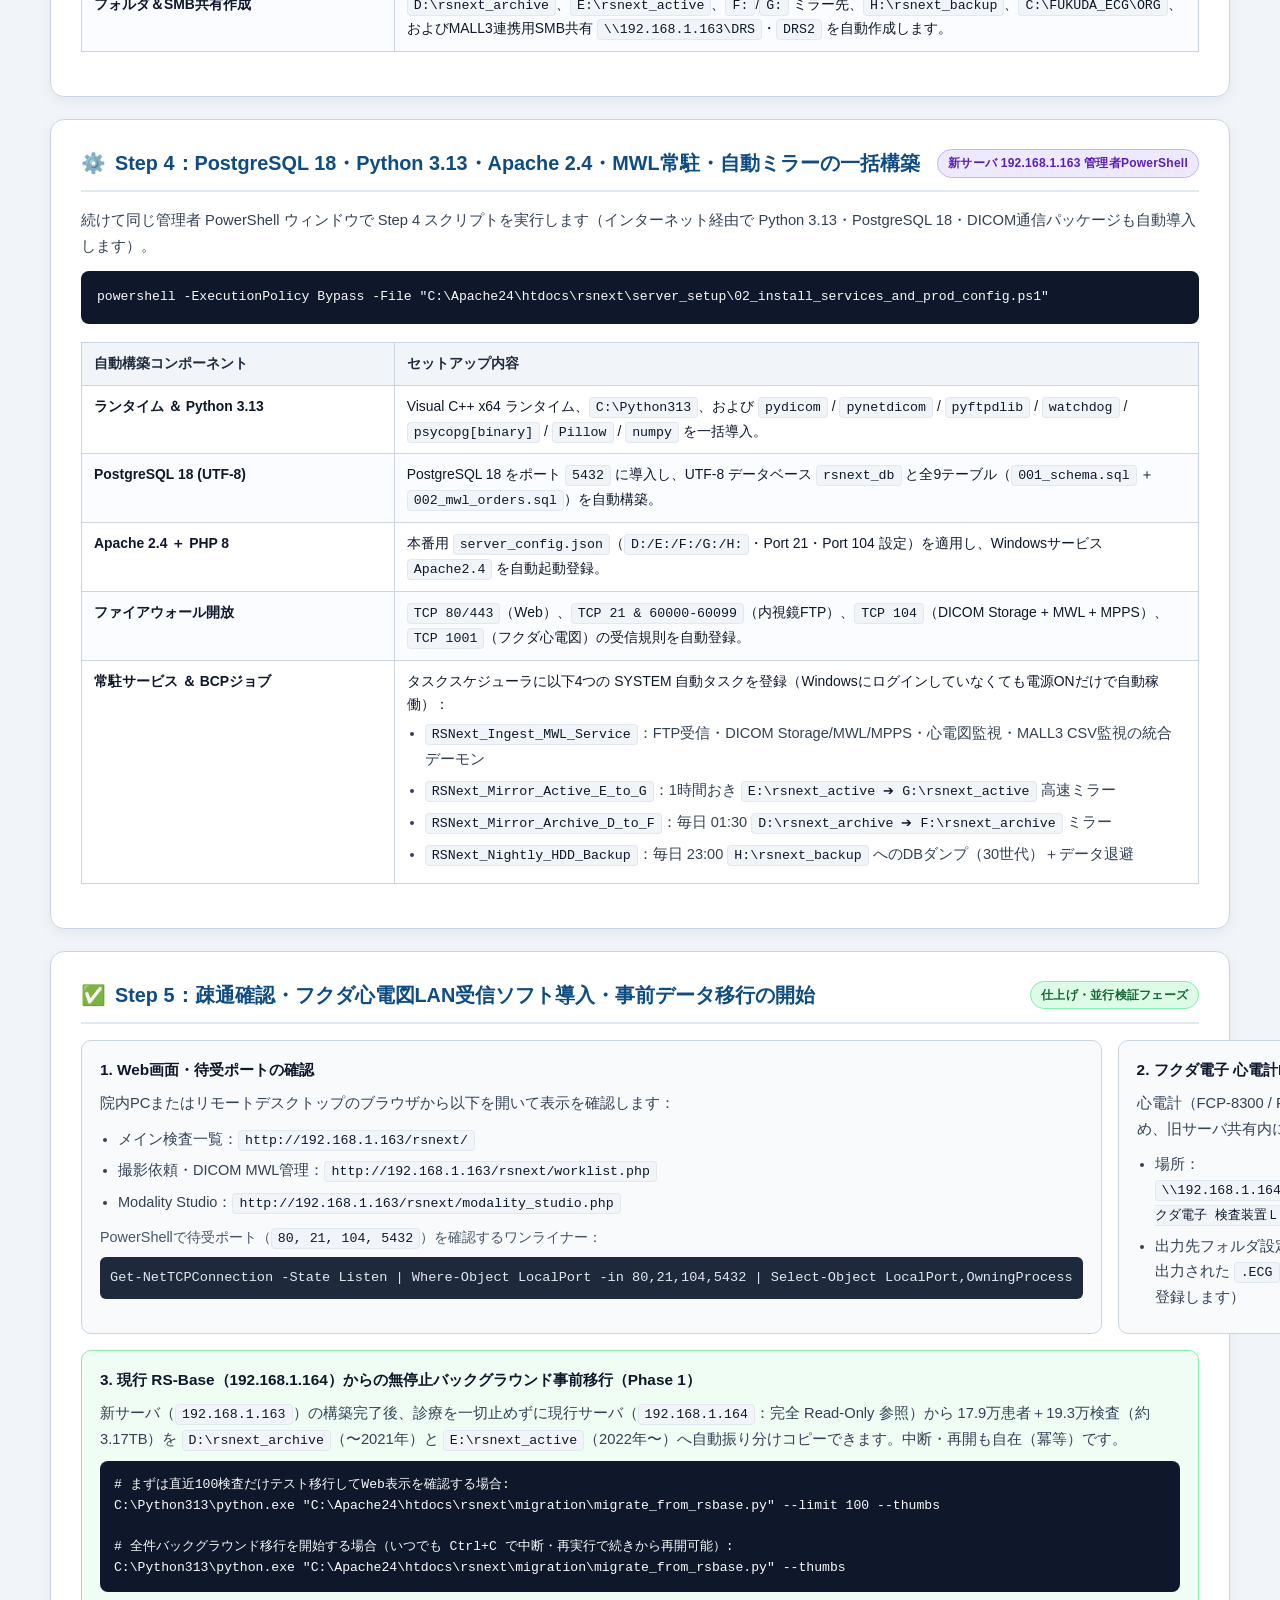
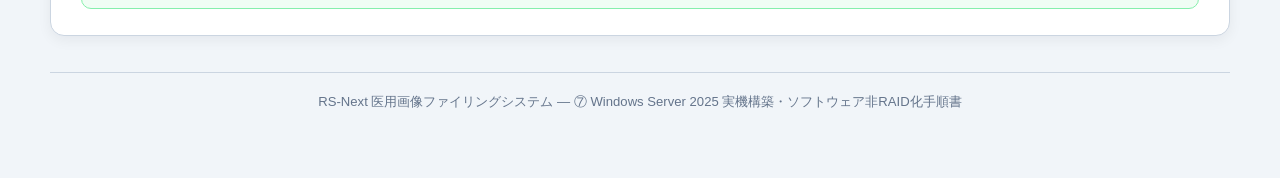
<file: 仕様書/server_setup_guide.html>
<!DOCTYPE html>
<html lang="ja">
<head>
    <meta charset="UTF-8">
    <meta name="viewport" content="width=device-width, initial-scale=1.0">
    <title>⑦ Windows Server 2025 実機構築・ソフトウェア非RAID化手順書 — RS-Next</title>
    <link rel="stylesheet" href="spec_common.css">
</head>
<body>
<div class="container">

    <!-- 共通グローバルナビゲーション -->
    <nav class="top-nav">
        <a href="index.html" class="top-nav-brand">🏥 RS-Next 統合仕様書ポータル</a>
        <div class="top-nav-links">
            <a href="index.html">🏠 総合トップ</a>
            <a href="architecture_storage_spec.html">① インフラ・SSD保存構造</a>
            <a href="db_schema_spec.html">② UTF-8 DB設計</a>
            <a href="modality_studio_ingest_spec.html">③ Modality Studio・自動取込</a>
            <a href="web_viewer_output_spec.html">④ Web閲覧・編集・印刷・CD</a>
            <a href="migration_operation_spec.html">⑤ 3.17TB移行・BCP運用</a>
            <a href="mwl_order_spec.html">⑥ 撮影依頼・DICOM MWL</a>
            <a href="server_setup_guide.html" class="active">⑦ Server 2025 構築手順</a>
        </div>
    </nav>

    <!-- ヒーローヘッダー -->
    <header class="hero">
        <div class="hero-badges">
            <span class="badge badge-gold">🚀 実機デプロイ手順書</span>
            <span class="badge badge-glass">対象機: 192.168.1.163 (WIN-ROQ5QCB5CCE)</span>
            <span class="badge badge-glass">CドライブOS完全温存・BIOS変更不要</span>
        </div>
        <h1>⑦ Windows Server 2025（192.168.1.163）スクラップ＆ビルド構築手順書</h1>
        <p>
            新サーバ（<code>192.168.1.163</code> / MSI <code>MS-7E16</code> / Windows Server 2025 Standard）の <strong>Cドライブ（OS）を一切フォーマットせず温存</strong>したまま、
            データ用SSDのRAIDをWindows上から安全にソフトウェア解除（単体4TB SSD×4本化）し、自動構築スクリプト（<code>server_setup/*.ps1</code>）で
            <strong>PostgreSQL 18・Apache 2.4・PHP 8・DICOM MWL/Storage SCP・自動ミラー＆夜間バックアップ</strong>を一括構築する手順書です。
        </p>
        <div class="hero-meta">
            <span>🖥️ 対象サーバ: <code>192.168.1.163</code> (RDP接続可)</span>
            <span>📂 自動化キット: <code>C:\Apache24\htdocs\rsnext\server_setup\</code></span>
            <span>🛡️ 旧本番機 <code>192.168.1.164</code> は完全 Read-Only 保護</span>
        </div>
    </header>

    <!-- ページ内目次 -->
    <div class="toc-bar">
        <strong>📌 構築ステップ:</strong>
        <a href="#sec-safety">🛡️ 安全保護ルール・ディスク構成図</a>
        <a href="#sec-step1">Step 1: パッケージ転送 (開発PC)</a>
        <a href="#sec-step2">Step 2: ソフトウェアRAID分割 (RDP)</a>
        <a href="#sec-step3">Step 3: 旧DB停止＆D:〜H:自動整備</a>
        <a href="#sec-step4">Step 4: DB・Web・MWL・ミラー一括構築</a>
        <a href="#sec-step5">Step 5: 動作確認・心電図LAN・事前移行</a>
    </div>

    <!-- 0. 安全保護ルールとディスク構成 Before/After -->
    <section class="card" id="sec-safety">
        <div class="sec-title">
            <div class="sec-title-left"><span>🛡️</span><span>0. 絶対安全ルールとストレージ再編マップ（実機調査済）</span></div>
            <span class="badge badge-green">実機ハードウェア確認済</span>
        </div>

        <div class="alert alert-danger" style="border-left: 5px solid #dc2626; background: #fef2f2;">
            <div class="alert-title" style="color:#991b1b; font-weight:700;">⚠️ 作業前に必ずご確認ください（CドライブOS保護のための重要事項）</div>
            <ul style="margin: 8px 0 0 18px; color:#7f1d1d;">
                <li><strong>BIOSのSATA/NVMeモードは「RAID」のまま変更しないでください</strong>：新サーバ（MSI <code>MS-7E16</code>）は現在 <code>AMD-RAID (rcraid.sys)</code> ドライバでCドライブを起動しています。BIOS画面でいきなりAHCIに変更するとCドライブが起動不能（ブルースクリーン）になります。<strong>BIOSには一切触れず、Windows上の「AMD RAIDXpert2」からデータ用アレイ（Array 2）だけを単体分割</strong>します。</li>
                <li><strong>Disk 0（Cドライブ：<code>CT500P3PSSD8</code> 約465GB）は絶対に削除・初期化しないでください</strong>：自動スクリプト側でも <code>IsBoot / IsSystem</code> 判定によりCドライブを完全除外しています。</li>
                <li><strong>旧サーバ <code>192.168.1.164</code> には一切変更を加えません</strong>：本番IP引き継ぎまでは <code>192.168.1.163</code> のまま独立稼働・並行テストできます。</li>
            </ul>
        </div>

        <div class="table-wrap">
            <table>
                <thead>
                    <tr>
                        <th style="width:22%;">物理ディスク（実機確認値）</th>
                        <th style="width:28%;">現在の状態（変更前）</th>
                        <th style="width:25%;">変更後の割当</th>
                        <th>RS-Next での役割・自動同期設定</th>
                    </tr>
                </thead>
                <tbody>
                    <tr>
                        <td><strong>500GB NVMe SSD</strong><br><code>CT500P3PSSD8</code></td>
                        <td>Disk 0 (<code>C:</code> 465.8 GB)<br>Windows Server 2025 OS</td>
                        <td><strong><code>C:</code>（無変更・完全温存）</strong></td>
                        <td>OS ＋ Apache 2.4 ＋ PHP 8 ＋ PostgreSQL 18 ＋ 高速サムネイルキャッシュ (<code>C:\RSNextData\cache</code>) ※旧PostgreSQL 9.3のみ自動無効化</td>
                    </tr>
                    <tr>
                        <td><strong>4TB SSD #1</strong></td>
                        <td rowspan="4" style="vertical-align:middle; background:#fffbeb;">
                            Disk 1 (<code>D:</code> 7,451 GB)<br>
                            <strong><code>AMD-RAID Array 2</code></strong><br>
                            （旧テストデータ約40GBのみ・破棄OK）
                        </td>
                        <td><strong><code>D:</code> <code>VOL_ARCHIVE_SSD1</code></strong><br>(単体NTFS 約3,726 GB)</td>
                        <td><strong>過去アーカイブ原本領域（2000〜2021年）</strong><br><code>D:\rsnext_archive\studies\</code></td>
                    </tr>
                    <tr>
                        <td><strong>4TB SSD #2</strong></td>
                        <td><strong><code>E:</code> <code>VOL_ACTIVE_SSD2</code></strong><br>(単体NTFS 約3,726 GB)</td>
                        <td><strong>現役リアルタイム原本領域（2022年〜現在）</strong><br><code>E:\rsnext_active\studies\</code></td>
                    </tr>
                    <tr>
                        <td><strong>4TB SSD #3</strong></td>
                        <td><strong><code>F:</code> <code>MIRROR_ARCH_SSD3</code></strong><br>(単体NTFS 約3,726 GB)</td>
                        <td><strong><code>D:</code> の日次完全ミラー（毎日 01:30 自動同期）</strong><br>※万一 <code>D:</code> 故障時はドライブ文字を <code>F:➔D:</code> に変えるだけで1分復旧</td>
                    </tr>
                    <tr>
                        <td><strong>4TB SSD #4</strong></td>
                        <td><strong><code>G:</code> <code>MIRROR_ACT_SSD4</code></strong><br>(単体NTFS 約3,726 GB)</td>
                        <td><strong><code>E:</code> の毎時完全ミラー（1時間おき自動同期）</strong><br>※万一 <code>E:</code> 故障時はドライブ文字を <code>G:➔E:</code> に変えるだけで1分復旧</td>
                    </tr>
                    <tr>
                        <td><strong>8TB 高耐久HDD</strong><br><code>WDC WD80EFPX-68C</code></td>
                        <td>Disk 2 (<code>E:</code> 7,452 GB)</td>
                        <td><strong><code>H:</code> <code>RSNEXT_BACKUP_8TB</code></strong><br>(ドライブ文字のみ自動変更)</td>
                        <td><strong>夜間統合バックアップ（毎日 23:00 自動実行）</strong><br>PostgreSQL <code>pg_dump</code>（30世代保持）＋原本データ退避</td>
                    </tr>
                </tbody>
            </table>
        </div>
    </section>

    <!-- Step 1 -->
    <section class="card" id="sec-step1">
        <div class="sec-title">
            <div class="sec-title-left"><span>⚡</span><span>【最短1クリック手順】すでに転送済みの全自動バッチを実行するだけ</span></div>
            <span class="badge badge-green">転送・RAIDXpert2配置 完了済</span>
        </div>
        <div class="alert alert-purple" style="margin-bottom:12px;">
            <div class="alert-title">✅ 事前準備（ファイル転送 ＆ AMD RAIDXpert2 配置）はすべて完了しています！</div>
            新サーバ（<code>192.168.1.163</code>）には、すでに <code>C:\php</code>、<code>C:\Apache24\htdocs\rsnext</code>、および AMD純正 <code>C:\Program Files\RAIDXpert2\rcadm.exe</code> を配置済みです。<br>
            リモートデスクトップ（<code>192.168.1.163</code>）で接続し、エクスプローラーで以下のファイルを右クリック ➔ <strong>「管理者として実行」</strong> するだけで、<strong>RAID分割（Array 2: <code>CT4000P3PSSD8</code>×4本のみ）➔ <code>D:〜H:</code> 整形 ➔ PostgreSQL 18 / Apache 2.4 / Python 3.13 / MWL常駐 / 自動ミラー登録</strong>まで一気通貫で完了します。
        </div>
        <pre style="background:#0f172a; color:#f8fafc; padding:16px; border-radius:8px; overflow-x:auto;"><code>C:\Apache24\htdocs\rsnext\server_setup\RUN_ALL_ON_SERVER.bat</code></pre>
        <p style="margin-top:10px; color:#475569; font-size:0.9rem;">
            ※ 開発PC側でプログラムを更新した後に再転送したい場合のみ、開発PCで <code>powershell -ExecutionPolicy Bypass -File "C:\Apache24\htdocs\rsnext\server_setup\00_send_package_to_server.ps1"</code> を実行してください（以下 Step 2〜Step 4 は <code>RUN_ALL_ON_SERVER.bat</code> が内部で自動実行する各ステップの詳細解説です）。
        </p>
    </section>

    <!-- Step 2 -->
    <section class="card" id="sec-step2">
        <div class="sec-title">
            <div class="sec-title-left"><span>🔧</span><span>Step 2：リモートデスクトップ上でデータ用RAID（Array 2）を単体4本にソフトウェア分割</span></div>
            <span class="badge badge-gold">新サーバ 192.168.1.163 RDP上で操作</span>
        </div>
        <p>
            リモートデスクトップ（<code>mstsc</code> ➔ <code>192.168.1.163</code>）で新サーバに接続し、Windows上からデータ用アレイだけを4本の単体SSD（Non-RAID Volume）へ切り替えます（<strong>OS再起動・BIOS操作は一切不要</strong>です）。
        </p>

        <div class="grid-2" style="margin-top:14px;">
            <div class="sub-card">
                <h4>① AMD RAIDXpert2 管理ツールの起動（未導入の場合は導入）</h4>
                <ol style="margin:8px 0 0 18px; line-height:1.7;">
                    <li>スタートメニューに <strong><code>RAIDXpert2</code></strong> がある場合はそのまま起動します。</li>
                    <li>まだ入っていない場合は、新サーバのブラウザで AMD 公式ドライバページ（<strong>Chipsets ➔ AMD Socket AM5 ➔ X670E ➔ AMD RAID Software</strong>）または MSI（<code>PRO X670-P WIFI / MS-7E16</code>）サポートページから <strong>AMD RAID Software (RAIDXpert2 Utility)</strong> をダウンロードしてインストールし、<code>RAIDXpert2</code> を開きます。</li>
                </ol>
            </div>
            <div class="sub-card" style="background:#fffbeb; border-color:#fcd34d;">
                <h4>② Array 2（7,451 GB）のみ削除 ➔ 単体 Volume × 4個 作成</h4>
                <ol style="margin:8px 0 0 18px; line-height:1.7;">
                    <li><strong>【厳重確認】</strong> 約500GBのOS用アレイ（<code>CT500P3PSSD8</code> / <code>C:</code>）と約8TBのHDD（<code>WDC WD80EFPX</code>）には<strong>絶対に触れないでください</strong>。</li>
                    <li>メニュー <strong>Array ➔ Delete</strong> を開き、<strong>約 7,451 GB（7.45 TB）のデータ用アレイ（<code>Array 2</code>）のみ</strong>にチェックを入れて削除します。</li>
                    <li>続いてメニュー <strong>Array ➔ Create</strong> を開き、RAID Level で <strong><code>Volume</code>（単体ディスク / Non-RAID）</strong> を選択し、空いた <strong>4TB SSD を1本だけ選択して作成（Create）</strong> します。</li>
                    <li>同じ操作を残りの3本にも繰り返し、<strong>約 3,726 GB の単体 <code>Volume</code> を合計4個</strong>作成します。</li>
                </ol>
            </div>
        </div>
        <p style="margin-top:12px; color:#0f766e; font-weight:600;">
            ✨ 4個作成すると即座に Windows が新しい単体4TB SSD×4本をプラグ＆プレイ認識します（フォーマットやドライブ文字設定は次の Step 3 スクリプトが全自動で行います）。
        </p>
    </section>

    <!-- Step 3 -->
    <section class="card" id="sec-step3">
        <div class="sec-title">
            <div class="sec-title-left"><span>💾</span><span>Step 3：旧DBの停止 ＆ D:/E:/F:/G:/H: ドライブ・共有フォルダの全自動整備</span></div>
            <span class="badge badge-purple">新サーバ 192.168.1.163 管理者PowerShell</span>
        </div>
        <p>
            新サーバのリモートデスクトップ上で <strong>「Windows PowerShell（管理者として実行）」</strong> を開き、以下を実行します。
        </p>
        <pre style="background:#0f172a; color:#f8fafc; padding:16px; border-radius:8px; overflow-x:auto;"><code>powershell -ExecutionPolicy Bypass -File "C:\Apache24\htdocs\rsnext\server_setup\01_storage_and_cleanup.ps1"</code></pre>
        <div class="table-wrap" style="margin-top:12px;">
            <table>
                <thead>
                    <tr>
                        <th style="width:28%;">自動実行される処理</th>
                        <th>内容</th>
                    </tr>
                </thead>
                <tbody>
                    <tr>
                        <td><strong>旧サービスの停止・無効化</strong></td>
                        <td>不要な旧 <code>postgresql-x64-9.3</code> サービスを停止し、自動起動を <code>Disabled</code> に変更してポート <code>5432</code> を開放します。</td>
                    </tr>
                    <tr>
                        <td><strong>安全ガードチェック</strong></td>
                        <td>万一 Step 2 のRAID解除前に実行された場合は何も壊さず案内メッセージを出して安全停止します。またブートディスク（<code>C:</code>）は絶対に対象外とします。</td>
                    </tr>
                    <tr>
                        <td><strong><code>H:</code> / <code>D:</code>〜<code>G:</code> 自動整形</strong></td>
                        <td>8TB HDD のドライブ文字を <code>E:</code> ➔ <code>H:</code> へ移動し、4本の単体 4TB SSD を GPT / NTFS で高速フォーマットして <code>D:</code>, <code>E:</code>, <code>F:</code>, <code>G:</code> に自動割り当てします。</td>
                    </tr>
                    <tr>
                        <td><strong>フォルダ＆SMB共有作成</strong></td>
                        <td><code>D:\rsnext_archive</code>、<code>E:\rsnext_active</code>、<code>F:</code>/<code>G:</code> ミラー先、<code>H:\rsnext_backup</code>、<code>C:\FUKUDA_ECG\ORG</code>、およびMALL3連携用SMB共有 <code>\\192.168.1.163\DRS</code>・<code>DRS2</code> を自動作成します。</td>
                    </tr>
                </tbody>
            </table>
        </div>
    </section>

    <!-- Step 4 -->
    <section class="card" id="sec-step4">
        <div class="sec-title">
            <div class="sec-title-left"><span>⚙️</span><span>Step 4：PostgreSQL 18・Python 3.13・Apache 2.4・MWL常駐・自動ミラーの一括構築</span></div>
            <span class="badge badge-purple">新サーバ 192.168.1.163 管理者PowerShell</span>
        </div>
        <p>
            続けて同じ管理者 PowerShell ウィンドウで Step 4 スクリプトを実行します（インターネット経由で Python 3.13・PostgreSQL 18・DICOM通信パッケージも自動導入します）。
        </p>
        <pre style="background:#0f172a; color:#f8fafc; padding:16px; border-radius:8px; overflow-x:auto;"><code>powershell -ExecutionPolicy Bypass -File "C:\Apache24\htdocs\rsnext\server_setup\02_install_services_and_prod_config.ps1"</code></pre>
        <div class="table-wrap" style="margin-top:12px;">
            <table>
                <thead>
                    <tr>
                        <th style="width:28%;">自動構築コンポーネント</th>
                        <th>セットアップ内容</th>
                    </tr>
                </thead>
                <tbody>
                    <tr>
                        <td><strong>ランタイム ＆ Python 3.13</strong></td>
                        <td>Visual C++ x64 ランタイム、<code>C:\Python313</code>、および <code>pydicom</code> / <code>pynetdicom</code> / <code>pyftpdlib</code> / <code>watchdog</code> / <code>psycopg[binary]</code> / <code>Pillow</code> / <code>numpy</code> を一括導入。</td>
                    </tr>
                    <tr>
                        <td><strong>PostgreSQL 18 (UTF-8)</strong></td>
                        <td>PostgreSQL 18 をポート <code>5432</code> に導入し、UTF-8 データベース <code>rsnext_db</code> と全9テーブル（<code>001_schema.sql</code> ＋ <code>002_mwl_orders.sql</code>）を自動構築。</td>
                    </tr>
                    <tr>
                        <td><strong>Apache 2.4 ＋ PHP 8</strong></td>
                        <td>本番用 <code>server_config.json</code>（<code>D:/E:/F:/G:/H:</code>・Port 21・Port 104 設定）を適用し、Windowsサービス <code>Apache2.4</code> を自動起動登録。</td>
                    </tr>
                    <tr>
                        <td><strong>ファイアウォール開放</strong></td>
                        <td><code>TCP 80/443</code>（Web）、<code>TCP 21 &amp; 60000-60099</code>（内視鏡FTP）、<code>TCP 104</code>（DICOM Storage + MWL + MPPS）、<code>TCP 1001</code>（フクダ心電図）の受信規則を自動登録。</td>
                    </tr>
                    <tr>
                        <td><strong>常駐サービス ＆ BCPジョブ</strong></td>
                        <td>
                            タスクスケジューラに以下4つの SYSTEM 自動タスクを登録（Windowsにログインしていなくても電源ONだけで自動稼働）：
                            <ul style="margin:4px 0 0 18px;">
                                <li><code>RSNext_Ingest_MWL_Service</code>：FTP受信・DICOM Storage/MWL/MPPS・心電図監視・MALL3 CSV監視の統合デーモン</li>
                                <li><code>RSNext_Mirror_Active_E_to_G</code>：1時間おき <code>E:\rsnext_active ➔ G:\rsnext_active</code> 高速ミラー</li>
                                <li><code>RSNext_Mirror_Archive_D_to_F</code>：毎日 01:30 <code>D:\rsnext_archive ➔ F:\rsnext_archive</code> ミラー</li>
                                <li><code>RSNext_Nightly_HDD_Backup</code>：毎日 23:00 <code>H:\rsnext_backup</code> へのDBダンプ（30世代）＋データ退避</li>
                            </ul>
                        </td>
                    </tr>
                </tbody>
            </table>
        </div>
    </section>

    <!-- Step 5 -->
    <section class="card" id="sec-step5">
        <div class="sec-title">
            <div class="sec-title-left"><span>✅</span><span>Step 5：疎通確認・フクダ心電図LAN受信ソフト導入・事前データ移行の開始</span></div>
            <span class="badge badge-green">仕上げ・並行検証フェーズ</span>
        </div>

        <div class="grid-2">
            <div class="sub-card">
                <h4>1. Web画面・待受ポートの確認</h4>
                <p>院内PCまたはリモートデスクトップのブラウザから以下を開いて表示を確認します：</p>
                <ul style="margin:6px 0 10px 18px; line-height:1.7;">
                    <li>メイン検査一覧：<code>http://192.168.1.163/rsnext/</code></li>
                    <li>撮影依頼・DICOM MWL管理：<code>http://192.168.1.163/rsnext/worklist.php</code></li>
                    <li>Modality Studio：<code>http://192.168.1.163/rsnext/modality_studio.php</code></li>
                </ul>
                <p style="margin:0; font-size:0.9rem; color:#475569;">PowerShellで待受ポート（<code>80, 21, 104, 5432</code>）を確認するワンライナー：</p>
                <pre style="background:#1e293b; color:#e2e8f0; padding:10px; border-radius:6px; font-size:0.85rem; margin-top:6px;"><code>Get-NetTCPConnection -State Listen | Where-Object LocalPort -in 80,21,104,5432 | Select-Object LocalPort,OwningProcess</code></pre>
            </div>

            <div class="sub-card">
                <h4>2. フクダ電子 心電計LAN接続ソフトの導入（任意タイミング）</h4>
                <p>
                    心電計（FCP-8300 / FCP-8321）からの TCP 1001 波形受信を行うため、旧サーバ共有内にある純正インストーラを実行します：
                </p>
                <ul style="margin:6px 0 0 18px; line-height:1.7;">
                    <li>場所：<code>\\192.168.1.164\D\Users\rsn\public_html\FukudaOnline64\フクダ電子 検査装置ＬＡＮ接続処理 (RS-Base専用).msi</code></li>
                    <li>出力先フォルダ設定：<strong><code>C:\FUKUDA_ECG</code></strong>（配下の <code>ORG</code> フォルダに出力された <code>.ECG</code> を RS-Next が自動検知・ハフマン復号して即時登録します）</li>
                </ul>
            </div>
        </div>

        <div class="sub-card" style="margin-top:16px; background:#f0fdf4; border-color:#86efac;">
            <h4>3. 現行 RS-Base（192.168.1.164）からの無停止バックグラウンド事前移行（Phase 1）</h4>
            <p style="margin-bottom:8px;">
                新サーバ（<code>192.168.1.163</code>）の構築完了後、診療を一切止めずに現行サーバ（<code>192.168.1.164</code>：完全 Read-Only 参照）から 17.9万患者＋19.3万検査（約3.17TB）を <code>D:\rsnext_archive</code>（〜2021年）と <code>E:\rsnext_active</code>（2022年〜）へ自動振り分けコピーできます。中断・再開も自在（冪等）です。
            </p>
            <pre style="background:#0f172a; color:#f8fafc; padding:14px; border-radius:8px; overflow-x:auto; margin:0;"><code># まずは直近100検査だけテスト移行してWeb表示を確認する場合:
C:\Python313\python.exe "C:\Apache24\htdocs\rsnext\migration\migrate_from_rsbase.py" --limit 100 --thumbs

# 全件バックグラウンド移行を開始する場合（いつでも Ctrl+C で中断・再実行で続きから再開可能）:
C:\Python313\python.exe "C:\Apache24\htdocs\rsnext\migration\migrate_from_rsbase.py" --thumbs</code></pre>
        </div>
    </section>

    <footer class="footer">
        RS-Next 医用画像ファイリングシステム — ⑦ Windows Server 2025 実機構築・ソフトウェア非RAID化手順書
    </footer>

</div>
</body>
</html>
</file>
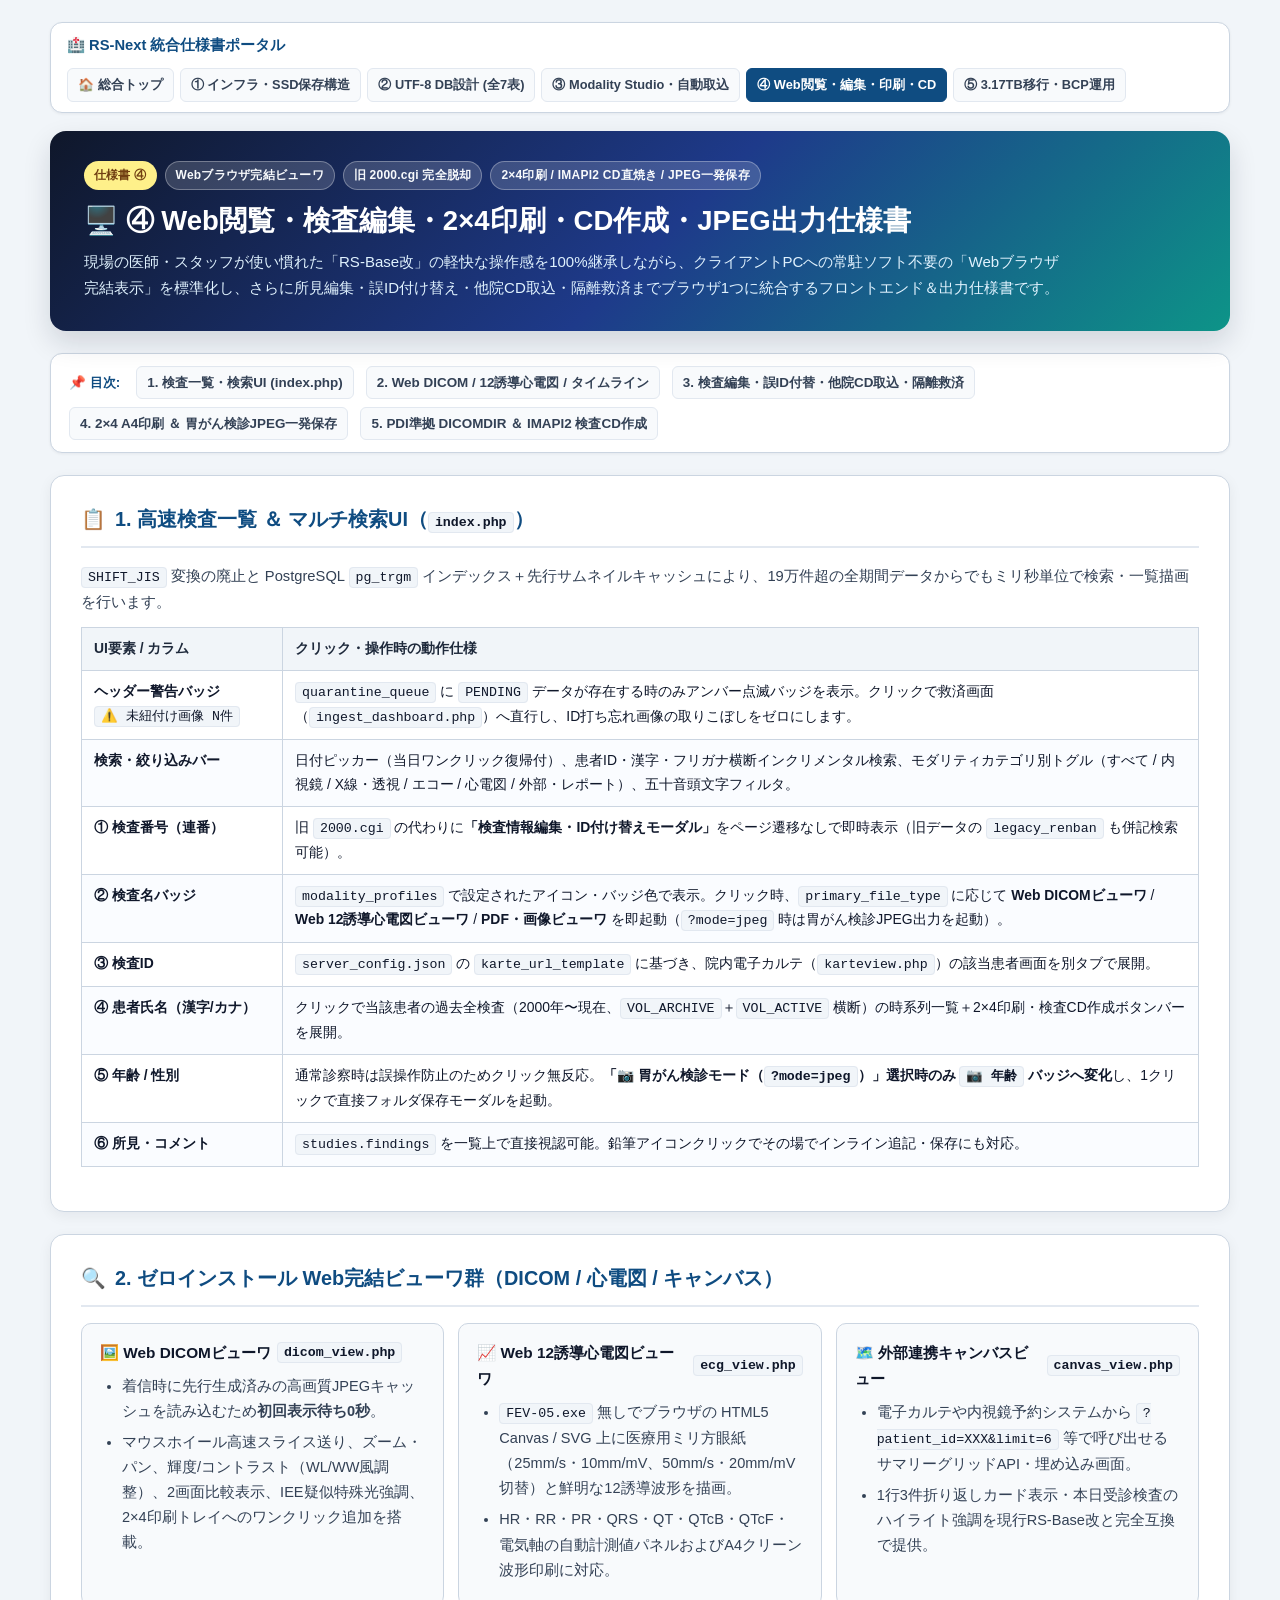
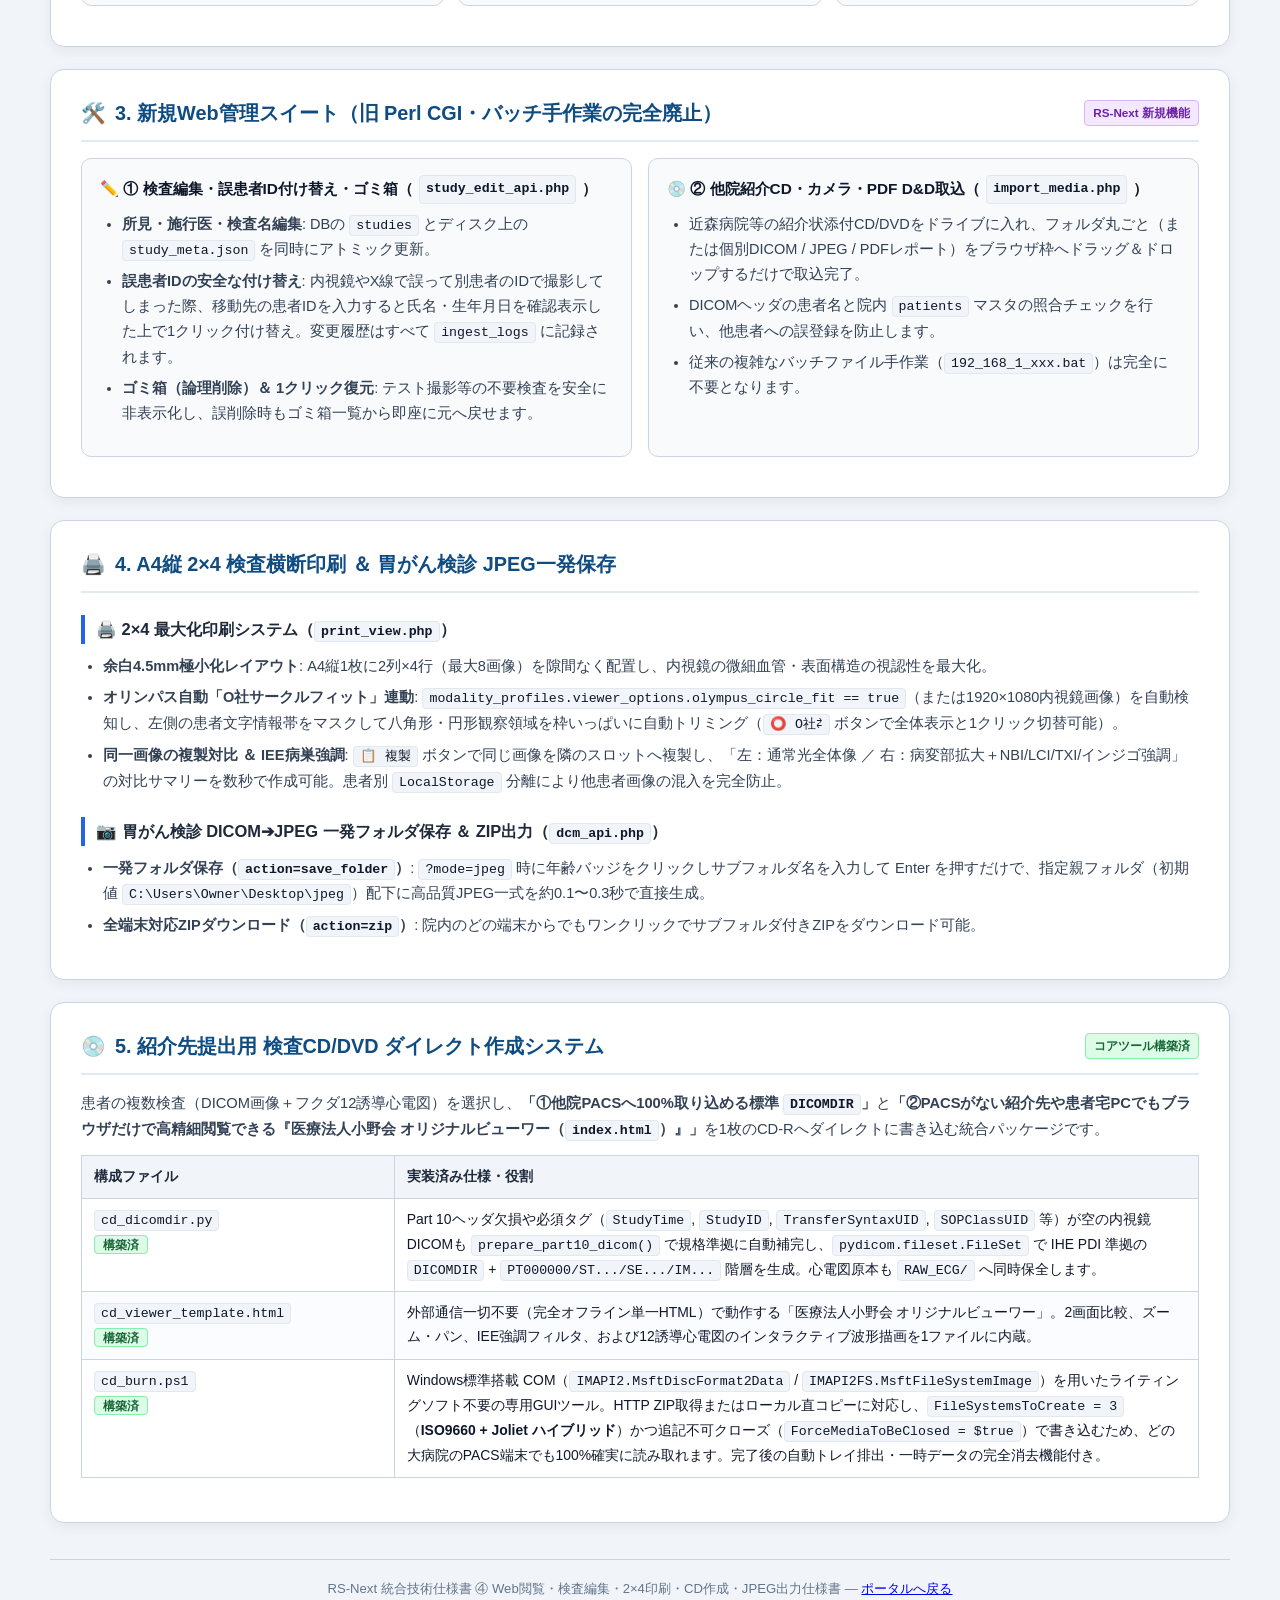
<file: 仕様書/web_viewer_output_spec.html>
<!DOCTYPE html>
<html lang="ja">
<head>
    <meta charset="UTF-8">
    <meta name="viewport" content="width=device-width, initial-scale=1.0">
    <title>④ Web閲覧・検査編集・2×4印刷・CD作成・JPEG出力仕様書 | RS-Next</title>
    <link rel="stylesheet" href="spec_common.css">
</head>
<body>
<div class="container">

    <nav class="top-nav">
        <a href="index.html" class="top-nav-brand">🏥 RS-Next 統合仕様書ポータル</a>
        <div class="top-nav-links">
            <a href="index.html">🏠 総合トップ</a>
            <a href="architecture_storage_spec.html">① インフラ・SSD保存構造</a>
            <a href="db_schema_spec.html">② UTF-8 DB設計 (全7表)</a>
            <a href="modality_studio_ingest_spec.html">③ Modality Studio・自動取込</a>
            <a href="web_viewer_output_spec.html" class="active">④ Web閲覧・編集・印刷・CD</a>
            <a href="migration_operation_spec.html">⑤ 3.17TB移行・BCP運用</a>
        </div>
    </nav>

    <header class="hero">
        <div class="hero-badges">
            <span class="badge badge-gold">仕様書 ④</span>
            <span class="badge badge-glass">Webブラウザ完結ビューワ</span>
            <span class="badge badge-glass">旧 2000.cgi 完全脱却</span>
            <span class="badge badge-glass">2×4印刷 / IMAPI2 CD直焼き / JPEG一発保存</span>
        </div>
        <h1>🖥️ ④ Web閲覧・検査編集・2×4印刷・CD作成・JPEG出力仕様書</h1>
        <p>
            現場の医師・スタッフが使い慣れた「RS-Base改」の軽快な操作感を100%継承しながら、クライアントPCへの常駐ソフト不要の「Webブラウザ完結表示」を標準化し、さらに所見編集・誤ID付け替え・他院CD取込・隔離救済までブラウザ1つに統合するフロントエンド＆出力仕様書です。
        </p>
    </header>

    <div class="toc-bar">
        <strong>📌 目次:</strong>
        <a href="#sec-index">1. 検査一覧・検索UI (index.php)</a>
        <a href="#sec-viewers">2. Web DICOM / 12誘導心電図 / タイムライン</a>
        <a href="#sec-edit">3. 検査編集・誤ID付替・他院CD取込・隔離救済</a>
        <a href="#sec-print">4. 2×4 A4印刷 ＆ 胃がん検診JPEG一発保存</a>
        <a href="#sec-cd">5. PDI準拠 DICOMDIR ＆ IMAPI2 検査CD作成</a>
    </div>

    <!-- 1. 検査一覧・検索UI -->
    <section class="card" id="sec-index">
        <div class="sec-title">
            <div class="sec-title-left"><span>📋</span><span>1. 高速検査一覧 ＆ マルチ検索UI（<code>index.php</code>）</span></div>
        </div>
        <p>
            <code>SHIFT_JIS</code> 変換の廃止と PostgreSQL <code>pg_trgm</code> インデックス＋先行サムネイルキャッシュにより、19万件超の全期間データからでもミリ秒単位で検索・一覧描画を行います。
        </p>

        <div class="table-wrap">
            <table>
                <thead>
                    <tr>
                        <th style="width:18%;">UI要素 / カラム</th>
                        <th>クリック・操作時の動作仕様</th>
                    </tr>
                </thead>
                <tbody>
                    <tr>
                        <td><strong>ヘッダー警告バッジ</strong><br><code>⚠️ 未紐付け画像 N件</code></td>
                        <td><code>quarantine_queue</code> に <code>PENDING</code> データが存在する時のみアンバー点滅バッジを表示。クリックで救済画面（<code>ingest_dashboard.php</code>）へ直行し、ID打ち忘れ画像の取りこぼしをゼロにします。</td>
                    </tr>
                    <tr>
                        <td><strong>検索・絞り込みバー</strong></td>
                        <td>日付ピッカー（当日ワンクリック復帰付）、患者ID・漢字・フリガナ横断インクリメンタル検索、モダリティカテゴリ別トグル（すべて / 内視鏡 / X線・透視 / エコー / 心電図 / 外部・レポート）、五十音頭文字フィルタ。</td>
                    </tr>
                    <tr>
                        <td><strong>① 検査番号（連番）</strong></td>
                        <td>旧 <code>2000.cgi</code> の代わりに<strong>「検査情報編集・ID付け替えモーダル」</strong>をページ遷移なしで即時表示（旧データの <code>legacy_renban</code> も併記検索可能）。</td>
                    </tr>
                    <tr>
                        <td><strong>② 検査名バッジ</strong></td>
                        <td><code>modality_profiles</code> で設定されたアイコン・バッジ色で表示。クリック時、<code>primary_file_type</code> に応じて <strong>Web DICOMビューワ</strong> / <strong>Web 12誘導心電図ビューワ</strong> / <strong>PDF・画像ビューワ</strong> を即起動（<code>?mode=jpeg</code> 時は胃がん検診JPEG出力を起動）。</td>
                    </tr>
                    <tr>
                        <td><strong>③ 検査ID</strong></td>
                        <td><code>server_config.json</code> の <code>karte_url_template</code> に基づき、院内電子カルテ（<code>karteview.php</code>）の該当患者画面を別タブで展開。</td>
                    </tr>
                    <tr>
                        <td><strong>④ 患者氏名（漢字/カナ）</strong></td>
                        <td>クリックで当該患者の過去全検査（2000年〜現在、<code>VOL_ARCHIVE</code>＋<code>VOL_ACTIVE</code> 横断）の時系列一覧＋2×4印刷・検査CD作成ボタンバーを展開。</td>
                    </tr>
                    <tr>
                        <td><strong>⑤ 年齢 / 性別</strong></td>
                        <td>通常診察時は誤操作防止のためクリック無反応。<strong>「📷 胃がん検診モード（<code>?mode=jpeg</code>）」選択時のみ <code>📷 年齢</code> バッジへ変化</strong>し、1クリックで直接フォルダ保存モーダルを起動。</td>
                    </tr>
                    <tr>
                        <td><strong>⑥ 所見・コメント</strong></td>
                        <td><code>studies.findings</code> を一覧上で直接視認可能。鉛筆アイコンクリックでその場でインライン追記・保存にも対応。</td>
                    </tr>
                </tbody>
            </table>
        </div>
    </section>

    <!-- 2. Web完結ビューワ群 -->
    <section class="card" id="sec-viewers">
        <div class="sec-title">
            <div class="sec-title-left"><span>🔍</span><span>2. ゼロインストール Web完結ビューワ群（DICOM / 心電図 / キャンバス）</span></div>
        </div>
        <div class="grid-3">
            <div class="sub-card">
                <h4>🖼️ Web DICOMビューワ<br><small><code>dicom_view.php</code></small></h4>
                <ul style="margin-bottom:0;">
                    <li>着信時に先行生成済みの高画質JPEGキャッシュを読み込むため<strong>初回表示待ち0秒</strong>。</li>
                    <li>マウスホイール高速スライス送り、ズーム・パン、輝度/コントラスト（WL/WW風調整）、2画面比較表示、IEE疑似特殊光強調、2×4印刷トレイへのワンクリック追加を搭載。</li>
                </ul>
            </div>
            <div class="sub-card">
                <h4>📈 Web 12誘導心電図ビューワ<br><small><code>ecg_view.php</code></small></h4>
                <ul style="margin-bottom:0;">
                    <li><code>FEV-05.exe</code> 無しでブラウザの HTML5 Canvas / SVG 上に医療用ミリ方眼紙（25mm/s・10mm/mV、50mm/s・20mm/mV 切替）と鮮明な12誘導波形を描画。</li>
                    <li>HR・RR・PR・QRS・QT・QTcB・QTcF・電気軸の自動計測値パネルおよびA4クリーン波形印刷に対応。</li>
                </ul>
            </div>
            <div class="sub-card">
                <h4>🗺️ 外部連携キャンバスビュー<br><small><code>canvas_view.php</code></small></h4>
                <ul style="margin-bottom:0;">
                    <li>電子カルテや内視鏡予約システムから <code>?patient_id=XXX&amp;limit=6</code> 等で呼び出せるサマリーグリッドAPI・埋め込み画面。</li>
                    <li>1行3件折り返しカード表示・本日受診検査のハイライト強調を現行RS-Base改と完全互換で提供。</li>
                </ul>
            </div>
        </div>
    </section>

    <!-- 3. 管理・編集・取込・救済UI -->
    <section class="card" id="sec-edit">
        <div class="sec-title">
            <div class="sec-title-left"><span>🛠️</span><span>3. 新規Web管理スイート（旧 Perl CGI・バッチ手作業の完全廃止）</span></div>
            <span class="status-core">RS-Next 新規機能</span>
        </div>

        <div class="grid-2">
            <div class="sub-card">
                <h4>✏️ ① 検査編集・誤患者ID付け替え・ゴミ箱（<code>study_edit_api.php</code>）</h4>
                <ul>
                    <li><strong>所見・施行医・検査名編集</strong>: DBの <code>studies</code> とディスク上の <code>study_meta.json</code> を同時にアトミック更新。</li>
                    <li><strong>誤患者IDの安全な付け替え</strong>: 内視鏡やX線で誤って別患者のIDで撮影してしまった際、移動先の患者IDを入力すると氏名・生年月日を確認表示した上で1クリック付け替え。変更履歴はすべて <code>ingest_logs</code> に記録されます。</li>
                    <li><strong>ゴミ箱（論理削除）＆ 1クリック復元</strong>: テスト撮影等の不要検査を安全に非表示化し、誤削除時もゴミ箱一覧から即座に元へ戻せます。</li>
                </ul>
            </div>
            <div class="sub-card">
                <h4>💿 ② 他院紹介CD・カメラ・PDF D&amp;D取込（<code>import_media.php</code>）</h4>
                <ul>
                    <li>近森病院等の紹介状添付CD/DVDをドライブに入れ、フォルダ丸ごと（または個別DICOM / JPEG / PDFレポート）をブラウザ枠へドラッグ＆ドロップするだけで取込完了。</li>
                    <li>DICOMヘッダの患者名と院内 <code>patients</code> マスタの照合チェックを行い、他患者への誤登録を防止します。</li>
                    <li>従来の複雑なバッチファイル手作業（<code>192_168_1_xxx.bat</code>）は完全に不要となります。</li>
                </ul>
            </div>
        </div>
    </section>

    <!-- 4. 2x4印刷 & 胃がん検診JPEG -->
    <section class="card" id="sec-print">
        <div class="sec-title">
            <div class="sec-title-left"><span>🖨️</span><span>4. A4縦 2×4 検査横断印刷 ＆ 胃がん検診 JPEG一発保存</span></div>
        </div>

        <div class="sub-title">🖨️ 2×4 最大化印刷システム（<code>print_view.php</code>）</div>
        <ul>
            <li><strong>余白4.5mm極小化レイアウト</strong>: A4縦1枚に2列×4行（最大8画像）を隙間なく配置し、内視鏡の微細血管・表面構造の視認性を最大化。</li>
            <li><strong>オリンパス自動「O社サークルフィット」連動</strong>: <code>modality_profiles.viewer_options.olympus_circle_fit == true</code>（または1920×1080内視鏡画像）を自動検知し、左側の患者文字情報帯をマスクして八角形・円形観察領域を枠いっぱいに自動トリミング（<code>⭕ O社⇄</code> ボタンで全体表示と1クリック切替可能）。</li>
            <li><strong>同一画像の複製対比 ＆ IEE病巣強調</strong>: <code>📋 複製</code> ボタンで同じ画像を隣のスロットへ複製し、「左：通常光全体像 ／ 右：病変部拡大＋NBI/LCI/TXI/インジゴ強調」の対比サマリーを数秒で作成可能。患者別 <code>LocalStorage</code> 分離により他患者画像の混入を完全防止。</li>
        </ul>

        <div class="sub-title">📷 胃がん検診 DICOM➔JPEG 一発フォルダ保存 ＆ ZIP出力（<code>dcm_api.php</code>）</div>
        <ul>
            <li><strong>一発フォルダ保存（<code>action=save_folder</code>）</strong>: <code>?mode=jpeg</code> 時に年齢バッジをクリックしサブフォルダ名を入力して Enter を押すだけで、指定親フォルダ（初期値 <code>C:\Users\Owner\Desktop\jpeg</code>）配下に高品質JPEG一式を約0.1〜0.3秒で直接生成。</li>
            <li><strong>全端末対応ZIPダウンロード（<code>action=zip</code>）</strong>: 院内のどの端末からでもワンクリックでサブフォルダ付きZIPをダウンロード可能。</li>
        </ul>
    </section>

    <!-- 5. 検査CD作成スイート -->
    <section class="card" id="sec-cd">
        <div class="sec-title">
            <div class="sec-title-left"><span>💿</span><span>5. 紹介先提出用 検査CD/DVD ダイレクト作成システム</span></div>
            <span class="status-done">コアツール構築済</span>
        </div>
        <p>
            患者の複数検査（DICOM画像＋フクダ12誘導心電図）を選択し、<strong>「①他院PACSへ100%取り込める標準 <code>DICOMDIR</code>」</strong>と<strong>「②PACSがない紹介先や患者宅PCでもブラウザだけで高精細閲覧できる『医療法人小野会 オリジナルビューワー（<code>index.html</code>）』」</strong>を1枚のCD-Rへダイレクトに書き込む統合パッケージです。
        </p>

        <div class="table-wrap">
            <table>
                <thead>
                    <tr>
                        <th style="width:28%;">構成ファイル</th>
                        <th>実装済み仕様・役割</th>
                    </tr>
                </thead>
                <tbody>
                    <tr>
                        <td><code>cd_dicomdir.py</code><br><span class="status-done">構築済</span></td>
                        <td>
                            Part 10ヘッダ欠損や必須タグ（<code>StudyTime</code>, <code>StudyID</code>, <code>TransferSyntaxUID</code>, <code>SOPClassUID</code> 等）が空の内視鏡DICOMも <code>prepare_part10_dicom()</code> で規格準拠に自動補完し、<code>pydicom.fileset.FileSet</code> で IHE PDI 準拠の <code>DICOMDIR</code> + <code>PT000000/ST.../SE.../IM...</code> 階層を生成。心電図原本も <code>RAW_ECG/</code> へ同時保全します。
                        </td>
                    </tr>
                    <tr>
                        <td><code>cd_viewer_template.html</code><br><span class="status-done">構築済</span></td>
                        <td>
                            外部通信一切不要（完全オフライン単一HTML）で動作する「医療法人小野会 オリジナルビューワー」。2画面比較、ズーム・パン、IEE強調フィルタ、および12誘導心電図のインタラクティブ波形描画を1ファイルに内蔵。
                        </td>
                    </tr>
                    <tr>
                        <td><code>cd_burn.ps1</code><br><span class="status-done">構築済</span></td>
                        <td>
                            Windows標準搭載 COM（<code>IMAPI2.MsftDiscFormat2Data</code> / <code>IMAPI2FS.MsftFileSystemImage</code>）を用いたライティングソフト不要の専用GUIツール。HTTP ZIP取得またはローカル直コピーに対応し、<code>FileSystemsToCreate = 3</code>（<strong>ISO9660 + Joliet ハイブリッド</strong>）かつ追記不可クローズ（<code>ForceMediaToBeClosed = $true</code>）で書き込むため、どの大病院のPACS端末でも100%確実に読み取れます。完了後の自動トレイ排出・一時データの完全消去機能付き。
                        </td>
                    </tr>
                </tbody>
            </table>
        </div>
    </section>

    <footer class="footer">
        RS-Next 統合技術仕様書 ④ Web閲覧・検査編集・2×4印刷・CD作成・JPEG出力仕様書 — <a href="index.html">ポータルへ戻る</a>
    </footer>

</div>
</body>
</html>
</file>
<file: 仕様書/spec_common.css>
:root {
    --primary: #0f4c81;
    --primary-dark: #0c2d57;
    --primary-light: #2563eb;
    --primary-bg: #eff6ff;
    --primary-border: #bfdbfe;
    --teal: #0d9488;
    --teal-dark: #0f766e;
    --teal-bg: #f0fdfa;
    --teal-border: #99f6e4;
    --purple: #6d28d9;
    --purple-bg: #f5f3ff;
    --purple-border: #ddd6fe;
    --amber: #b45309;
    --amber-bg: #fffbeb;
    --amber-border: #fcd34d;
    --danger: #b91c1c;
    --danger-bg: #fef2f2;
    --danger-border: #fca5a5;
    --success: #15803d;
    --success-bg: #f0fdf4;
    --success-border: #86efac;
    --bg-page: #f1f5f9;
    --bg-card: #ffffff;
    --bg-subtle: #f8fafc;
    --text-main: #0f172a;
    --text-sub: #334155;
    --text-muted: #64748b;
    --border: #cbd5e1;
    --border-light: #e2e8f0;
    --code-bg: #0f172a;
    --code-text: #e2e8f0;
    --radius-sm: 6px;
    --radius-md: 12px;
    --radius-lg: 16px;
    --shadow-sm: 0 1px 3px rgba(15, 23, 42, 0.06);
    --shadow-md: 0 4px 14px rgba(15, 23, 42, 0.06);
    --shadow-lg: 0 12px 28px rgba(15, 23, 42, 0.14);
}

* {
    box-sizing: border-box;
    margin: 0;
    padding: 0;
}

body {
    font-family: "Yu Gothic UI", "Meiryo", "Hiragino Kaku Gothic ProN", -apple-system, BlinkMacSystemFont, "Segoe UI", sans-serif;
    background: var(--bg-page);
    color: var(--text-main);
    line-height: 1.72;
    padding: 22px 16px 64px;
    -webkit-font-smoothing: antialiased;
}

.container {
    max-width: 1180px;
    margin: 0 auto;
}

/* グローバルナビゲーション（全仕様書共通ヘッダーバー） */
.top-nav {
    display: flex;
    flex-wrap: wrap;
    align-items: center;
    justify-content: space-between;
    gap: 10px;
    background: #ffffff;
    border: 1px solid var(--border);
    border-radius: var(--radius-md);
    padding: 10px 16px;
    margin-bottom: 18px;
    box-shadow: var(--shadow-sm);
}

.top-nav-brand {
    display: inline-flex;
    align-items: center;
    gap: 8px;
    font-weight: 800;
    font-size: 0.92rem;
    color: var(--primary);
    text-decoration: none;
}

.top-nav-links {
    display: flex;
    flex-wrap: wrap;
    gap: 6px;
}

.top-nav-links a {
    text-decoration: none;
    font-size: 0.8rem;
    font-weight: 700;
    color: var(--text-sub);
    padding: 5px 10px;
    border-radius: var(--radius-sm);
    background: var(--bg-subtle);
    border: 1px solid var(--border-light);
    transition: all 0.15s ease;
}

.top-nav-links a:hover {
    background: var(--primary-bg);
    color: var(--primary-light);
    border-color: var(--primary-border);
}

.top-nav-links a.active {
    background: var(--primary);
    color: #ffffff;
    border-color: var(--primary);
}

/* ヒーローバナー */
.hero {
    background: linear-gradient(135deg, #0f172a 0%, #1e3a8a 52%, #0d9488 100%);
    color: #ffffff;
    padding: 30px 34px;
    border-radius: var(--radius-lg);
    box-shadow: var(--shadow-lg);
    margin-bottom: 22px;
    position: relative;
    overflow: hidden;
}

.hero-badges {
    display: flex;
    flex-wrap: wrap;
    gap: 8px;
    margin-bottom: 12px;
}

.badge {
    display: inline-flex;
    align-items: center;
    gap: 4px;
    padding: 3px 10px;
    border-radius: 999px;
    font-size: 0.75rem;
    font-weight: 700;
    letter-spacing: 0.02em;
}

.badge-glass {
    background: rgba(255, 255, 255, 0.16);
    border: 1px solid rgba(255, 255, 255, 0.3);
    color: #f8fafc;
}

.badge-gold {
    background: #fef08a;
    color: #713f12;
}

.badge-blue { background: #dbeafe; color: #1e40af; border: 1px solid #93c5fd; }
.badge-teal { background: #ccfbf1; color: #0f766e; border: 1px solid #5eead4; }
.badge-green { background: #dcfce7; color: #166534; border: 1px solid #86efac; }
.badge-purple { background: #ede9fe; color: #5b21b6; border: 1px solid #c4b5fd; }
.badge-amber { background: #fef3c7; color: #92400e; border: 1px solid #fcd34d; }
.badge-red { background: #fee2e2; color: #991b1b; border: 1px solid #fca5a5; }
.badge-slate { background: #e2e8f0; color: #334155; border: 1px solid #cbd5e1; }

.hero h1 {
    font-size: 1.72rem;
    font-weight: 800;
    margin-bottom: 10px;
    line-height: 1.35;
}

.hero p {
    color: #e0f2fe;
    font-size: 0.94rem;
    max-width: 980px;
    margin-bottom: 0;
}

.hero-meta {
    display: flex;
    flex-wrap: wrap;
    gap: 16px;
    margin-top: 16px;
    padding-top: 12px;
    border-top: 1px solid rgba(255, 255, 255, 0.18);
    font-size: 0.82rem;
    color: #bae6fd;
}

/* 目次バー */
.toc-bar {
    background: #ffffff;
    border: 1px solid var(--border);
    border-radius: var(--radius-md);
    padding: 12px 18px;
    margin-bottom: 22px;
    display: flex;
    flex-wrap: wrap;
    gap: 8px 12px;
    align-items: center;
    box-shadow: var(--shadow-sm);
    font-size: 0.84rem;
}

.toc-bar strong {
    color: var(--primary);
    margin-right: 4px;
}

.toc-bar a {
    color: var(--text-sub);
    text-decoration: none;
    font-weight: 700;
    padding: 4px 10px;
    border-radius: var(--radius-sm);
    background: var(--bg-subtle);
    border: 1px solid var(--border-light);
}

.toc-bar a:hover {
    background: var(--primary-bg);
    color: var(--primary-light);
    border-color: var(--primary-border);
}

/* カードとセクション見出し */
.card {
    background: var(--bg-card);
    border: 1px solid var(--border);
    border-radius: 14px;
    padding: 26px 30px;
    margin-bottom: 22px;
    box-shadow: var(--shadow-md);
}

.sec-title {
    font-size: 1.24rem;
    font-weight: 800;
    color: var(--primary);
    border-bottom: 2px solid var(--border-light);
    padding-bottom: 10px;
    margin-bottom: 16px;
    display: flex;
    align-items: center;
    justify-content: space-between;
    flex-wrap: wrap;
    gap: 10px;
}

.sec-title-left {
    display: flex;
    align-items: center;
    gap: 9px;
}

.sub-title {
    font-size: 1.03rem;
    font-weight: 800;
    color: #1e293b;
    margin: 22px 0 10px;
    padding-left: 11px;
    border-left: 4px solid var(--primary-light);
}

p {
    margin-bottom: 10px;
    font-size: 0.92rem;
    color: var(--text-sub);
}

ul, ol {
    margin: 8px 0 14px 22px;
    font-size: 0.91rem;
    color: var(--text-sub);
}

li {
    margin-bottom: 6px;
}

/* KPIグリッド */
.kpi-grid {
    display: grid;
    grid-template-columns: repeat(auto-fit, minmax(220px, 1fr));
    gap: 14px;
    margin: 16px 0 20px;
}

.kpi-box {
    border-radius: 10px;
    padding: 15px 16px;
    border: 1px solid var(--border-light);
    background: var(--bg-subtle);
}

.kpi-box.info { background: var(--primary-bg); border-color: var(--primary-border); }
.kpi-box.teal { background: var(--teal-bg); border-color: var(--teal-border); }
.kpi-box.purple { background: var(--purple-bg); border-color: var(--purple-border); }
.kpi-box.amber { background: var(--amber-bg); border-color: var(--amber-border); }
.kpi-box.danger { background: var(--danger-bg); border-color: var(--danger-border); }
.kpi-box.success { background: var(--success-bg); border-color: var(--success-border); }

.kpi-label {
    font-size: 0.77rem;
    font-weight: 700;
    color: var(--text-muted);
    margin-bottom: 4px;
}

.kpi-val {
    font-size: 1.32rem;
    font-weight: 800;
    color: var(--text-main);
}

.kpi-sub {
    font-size: 0.77rem;
    color: var(--text-sub);
    margin-top: 4px;
}

/* ポータルカードグリッド */
.portal-grid {
    display: grid;
    grid-template-columns: repeat(auto-fit, minmax(320px, 1fr));
    gap: 16px;
    margin-bottom: 24px;
}

.portal-card {
    background: #ffffff;
    border: 1.5px solid var(--border);
    border-radius: var(--radius-md);
    padding: 20px 22px;
    text-decoration: none;
    color: inherit;
    display: flex;
    flex-direction: column;
    justify-content: space-between;
    box-shadow: var(--shadow-sm);
    transition: transform 0.18s ease, box-shadow 0.18s ease, border-color 0.18s ease;
}

.portal-card:hover {
    transform: translateY(-3px);
    box-shadow: var(--shadow-md);
    border-color: var(--primary-light);
}

.portal-card-head {
    display: flex;
    align-items: center;
    gap: 12px;
    margin-bottom: 10px;
}

.portal-card-icon {
    width: 44px;
    height: 44px;
    border-radius: 10px;
    display: flex;
    align-items: center;
    justify-content: center;
    font-size: 1.45rem;
    flex-shrink: 0;
}

.portal-card-title {
    font-size: 1.04rem;
    font-weight: 800;
    color: var(--primary);
    line-height: 1.35;
}

.portal-card-desc {
    font-size: 0.85rem;
    color: var(--text-sub);
    line-height: 1.58;
    margin-bottom: 14px;
}

.portal-card-foot {
    display: flex;
    align-items: center;
    justify-content: space-between;
    font-size: 0.82rem;
    font-weight: 700;
    color: var(--primary-light);
    padding-top: 10px;
    border-top: 1px dashed var(--border-light);
}

/* テーブル */
.table-wrap {
    overflow-x: auto;
    margin: 12px 0 18px;
}

table {
    width: 100%;
    border-collapse: collapse;
    font-size: 0.87rem;
}

th, td {
    border: 1px solid var(--border);
    padding: 9px 12px;
    text-align: left;
    vertical-align: top;
}

th {
    background: #f1f5f9;
    color: #1e293b;
    font-weight: 800;
    white-space: nowrap;
}

tbody tr:nth-child(even) td {
    background: #fafcff;
}

/* コード表示 */
code {
    font-family: Consolas, "Courier New", monospace;
    background: #f1f5f9;
    color: #0f172a;
    padding: 2px 6px;
    border-radius: 4px;
    font-size: 0.83rem;
    border: 1px solid var(--border-light);
}

pre {
    background: var(--code-bg);
    color: var(--code-text);
    padding: 16px 18px;
    border-radius: 10px;
    overflow-x: auto;
    font-family: Consolas, "Courier New", monospace;
    font-size: 0.82rem;
    line-height: 1.58;
    margin: 12px 0 18px;
}

pre code {
    background: transparent;
    color: inherit;
    border: none;
    padding: 0;
    font-size: inherit;
}

/* アラート */
.alert {
    border-radius: 10px;
    padding: 14px 18px;
    margin: 14px 0;
    font-size: 0.9rem;
}

.alert-title {
    font-weight: 800;
    font-size: 0.95rem;
    margin-bottom: 5px;
    display: flex;
    align-items: center;
    gap: 6px;
}

.alert-info { background: var(--primary-bg); border: 1.5px solid var(--primary-border); color: #1e3a8a; }
.alert-teal { background: var(--teal-bg); border: 1.5px solid var(--teal-border); color: #134e4a; }
.alert-purple { background: var(--purple-bg); border: 1.5px solid var(--purple-border); color: #4c1d95; }
.alert-warn { background: var(--amber-bg); border: 1.5px solid var(--amber-border); color: #78350f; }
.alert-danger { background: var(--danger-bg); border: 1.5px solid var(--danger-border); color: #7f1d1d; }
.alert-ok { background: var(--success-bg); border: 1.5px solid var(--success-border); color: #14532d; }

/* 3カラム・2カラムレイアウト */
.grid-2 {
    display: grid;
    grid-template-columns: 1fr 1fr;
    gap: 16px;
    margin: 14px 0;
}

.grid-3 {
    display: grid;
    grid-template-columns: repeat(3, 1fr);
    gap: 14px;
    margin: 14px 0;
}

@media (max-width: 900px) {
    .grid-2, .grid-3 { grid-template-columns: 1fr; }
}

.sub-card {
    border: 1.5px solid var(--border);
    border-radius: 10px;
    padding: 16px 18px;
    background: var(--bg-subtle);
}

.sub-card h4 {
    font-size: 0.96rem;
    font-weight: 800;
    color: var(--text-main);
    margin-bottom: 8px;
    display: flex;
    align-items: center;
    gap: 6px;
}

/* ビジュアルアーキテクチャ図 */
.arch-diagram {
    display: grid;
    grid-template-columns: 1fr 40px 1.15fr 40px 1.15fr;
    gap: 8px;
    align-items: stretch;
    margin: 16px 0;
    background: var(--bg-subtle);
    border: 1px solid var(--border);
    border-radius: 12px;
    padding: 16px;
}

@media (max-width: 960px) {
    .arch-diagram { grid-template-columns: 1fr; }
    .arch-arrow { transform: rotate(90deg); height: 28px; }
}

.arch-col {
    background: #ffffff;
    border: 1.5px solid var(--border);
    border-radius: 10px;
    padding: 13px;
    display: flex;
    flex-direction: column;
    gap: 8px;
}

.arch-col-head {
    font-size: 0.84rem;
    font-weight: 800;
    padding: 6px 10px;
    border-radius: 6px;
    text-align: center;
    color: #ffffff;
}

.arch-item {
    background: var(--bg-subtle);
    border: 1px solid var(--border-light);
    border-radius: 7px;
    padding: 8px 10px;
    font-size: 0.8rem;
    line-height: 1.45;
}

.arch-item strong {
    color: var(--text-main);
    display: block;
}

.arch-arrow {
    display: flex;
    align-items: center;
    justify-content: center;
    font-size: 1.4rem;
    font-weight: 800;
    color: var(--primary-light);
}

/* ステータスバッジ */
.status-done { background: #dcfce7; color: #166534; border: 1px solid #86efac; padding: 2px 8px; border-radius: 4px; font-size: 0.73rem; font-weight: 800; white-space: nowrap; }
.status-dev  { background: #dbeafe; color: #1e40af; border: 1px solid #93c5fd; padding: 2px 8px; border-radius: 4px; font-size: 0.73rem; font-weight: 800; white-space: nowrap; }
.status-core { background: #f3e8ff; color: #6b21a8; border: 1px solid #d8b4fe; padding: 2px 8px; border-radius: 4px; font-size: 0.73rem; font-weight: 800; white-space: nowrap; }

.footer {
    text-align: center;
    color: var(--text-muted);
    font-size: 0.82rem;
    margin-top: 36px;
    padding-top: 18px;
    border-top: 1px solid var(--border);
}

@media print {
    body { background: #ffffff; padding: 0; }
    .top-nav, .toc-bar { display: none; }
    .card { box-shadow: none; break-inside: avoid; page-break-inside: avoid; }
    .hero { background: #1e3a8a !important; -webkit-print-color-adjust: exact; print-color-adjust: exact; }
}
</file>
